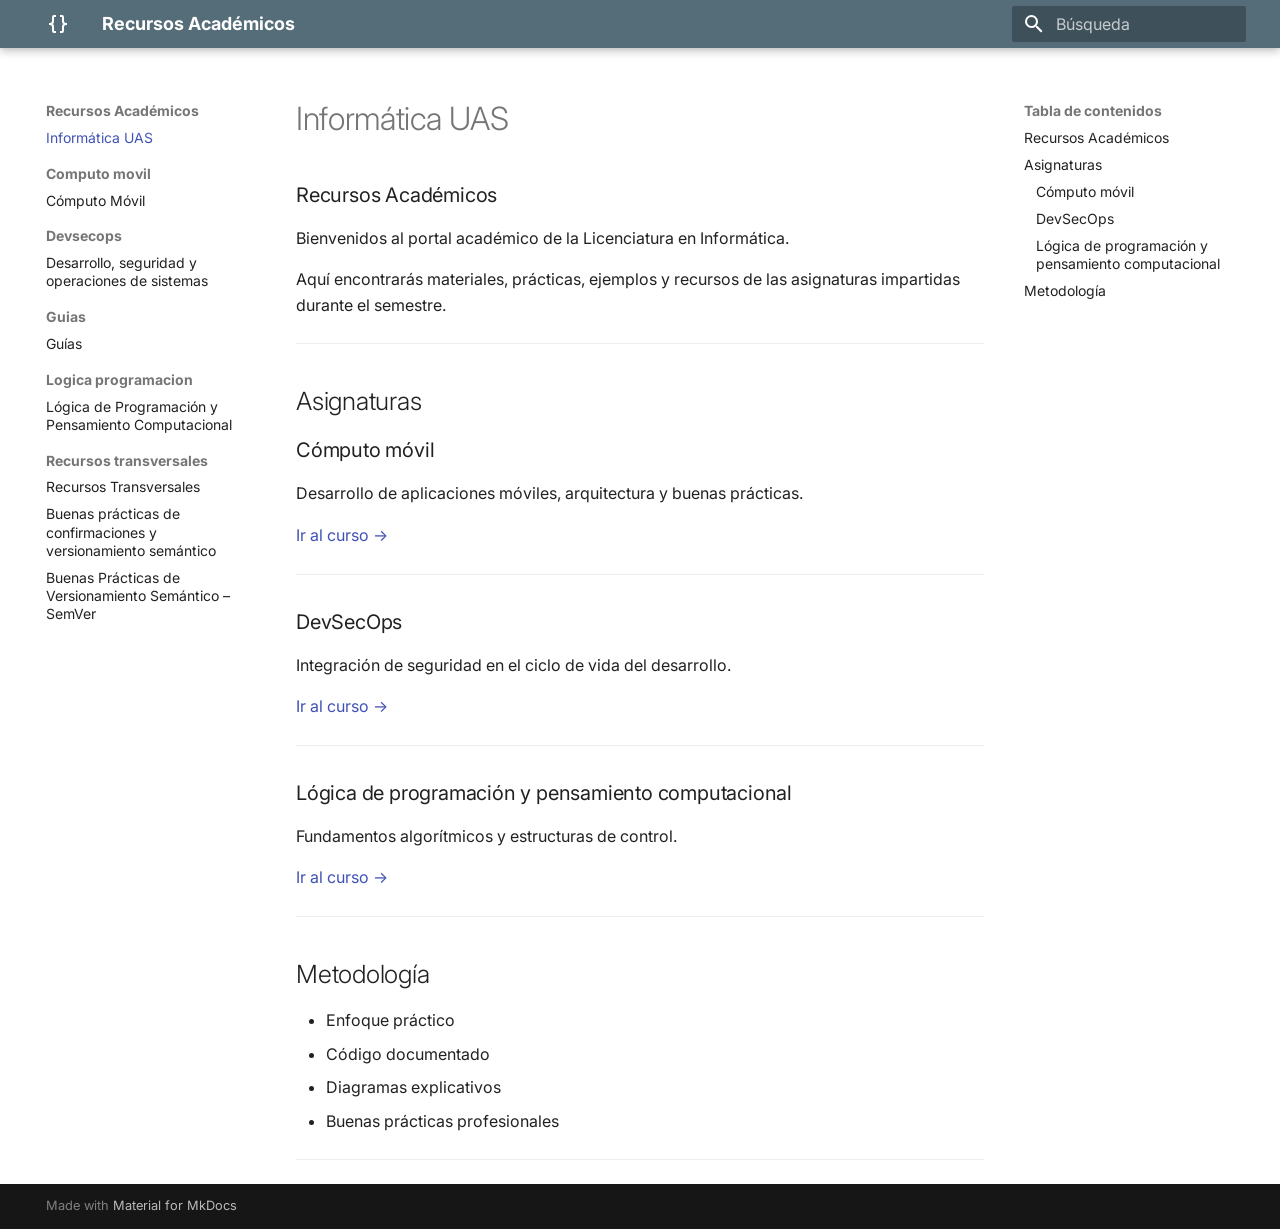
<file: index.html>
<!doctype html>
<html lang="es" class="no-js">
  <head>
    
      <meta charset="utf-8">
      <meta name="viewport" content="width=device-width,initial-scale=1">
      
        <meta name="description" content="Materiales y recursos de apoyo">
      
      
        <meta name="author" content="Tu Nombre">
      
      
        <link rel="canonical" href="https://docs.softwarelab.com.mx/">
      
      
      
        <link rel="next" href="computo-movil/">
      
      
        
      
      
      <link rel="icon" href="assets/images/favicon.png">
      <meta name="generator" content="mkdocs-1.6.1, mkdocs-material-9.7.4">
    
    
      
        <title>Recursos Académicos</title>
      
    
    
      <link rel="stylesheet" href="assets/stylesheets/main.484c7ddc.min.css">
      
        
        <link rel="stylesheet" href="assets/stylesheets/palette.ab4e12ef.min.css">
      
      


    
    
      
    
    
      
        
        
        <link rel="preconnect" href="https://fonts.gstatic.com" crossorigin>
        <link rel="stylesheet" href="https://fonts.googleapis.com/css?family=Inter:300,300i,400,400i,700,700i%7CJetBrains+Mono:400,400i,700,700i&display=fallback">
        <style>:root{--md-text-font:"Inter";--md-code-font:"JetBrains Mono"}</style>
      
    
    
    <script>__md_scope=new URL(".",location),__md_hash=e=>[...e].reduce(((e,_)=>(e<<5)-e+_.charCodeAt(0)),0),__md_get=(e,_=localStorage,t=__md_scope)=>JSON.parse(_.getItem(t.pathname+"."+e)),__md_set=(e,_,t=localStorage,a=__md_scope)=>{try{t.setItem(a.pathname+"."+e,JSON.stringify(_))}catch(e){}}</script>
    
      

    
    
  </head>
  
  
    
    
      
    
    
    
    
    <body dir="ltr" data-md-color-scheme="default" data-md-color-primary="blue-grey" data-md-color-accent="cyan">
  
    
    <input class="md-toggle" data-md-toggle="drawer" type="checkbox" id="__drawer" autocomplete="off">
    <input class="md-toggle" data-md-toggle="search" type="checkbox" id="__search" autocomplete="off">
    <label class="md-overlay" for="__drawer"></label>
    <div data-md-component="skip">
      
        
        <a href="#informatica-uas" class="md-skip">
          Saltar a contenido
        </a>
      
    </div>
    <div data-md-component="announce">
      
    </div>
    
    
      

  

<header class="md-header md-header--shadow" data-md-component="header">
  <nav class="md-header__inner md-grid" aria-label="Cabecera">
    <a href="." title="Recursos Académicos" class="md-header__button md-logo" aria-label="Recursos Académicos" data-md-component="logo">
      
  
  <svg xmlns="http://www.w3.org/2000/svg" viewBox="0 0 24 24"><path d="M8 3a2 2 0 0 0-2 2v4a2 2 0 0 1-2 2H3v2h1a2 2 0 0 1 2 2v4a2 2 0 0 0 2 2h2v-2H8v-5a2 2 0 0 0-2-2 2 2 0 0 0 2-2V5h2V3m6 0a2 2 0 0 1 2 2v4a2 2 0 0 0 2 2h1v2h-1a2 2 0 0 0-2 2v4a2 2 0 0 1-2 2h-2v-2h2v-5a2 2 0 0 1 2-2 2 2 0 0 1-2-2V5h-2V3z"/></svg>

    </a>
    <label class="md-header__button md-icon" for="__drawer">
      
      <svg xmlns="http://www.w3.org/2000/svg" viewBox="0 0 24 24"><path d="M3 6h18v2H3zm0 5h18v2H3zm0 5h18v2H3z"/></svg>
    </label>
    <div class="md-header__title" data-md-component="header-title">
      <div class="md-header__ellipsis">
        <div class="md-header__topic">
          <span class="md-ellipsis">
            Recursos Académicos
          </span>
        </div>
        <div class="md-header__topic" data-md-component="header-topic">
          <span class="md-ellipsis">
            
              Informática UAS
            
          </span>
        </div>
      </div>
    </div>
    
      
        <form class="md-header__option" data-md-component="palette">
  
    
    
    
    <input class="md-option" data-md-color-media="" data-md-color-scheme="default" data-md-color-primary="blue-grey" data-md-color-accent="cyan"  aria-hidden="true"  type="radio" name="__palette" id="__palette_0">
    
  
    
    
    
    <input class="md-option" data-md-color-media="" data-md-color-scheme="slate" data-md-color-primary="blue-grey" data-md-color-accent="cyan"  aria-label="Modo oscuro"  type="radio" name="__palette" id="__palette_1">
    
      <label class="md-header__button md-icon" title="Modo oscuro" for="__palette_0" hidden>
        <svg xmlns="http://www.w3.org/2000/svg" viewBox="0 0 24 24"><path d="m17.75 4.09-2.53 1.94.91 3.06-2.63-1.81-2.63 1.81.91-3.06-2.53-1.94L12.44 4l1.06-3 1.06 3zm3.5 6.91-1.64 1.25.59 1.98-1.7-1.17-1.7 1.17.59-1.98L15.75 11l2.06-.05L18.5 9l.69 1.95zm-2.28 4.95c.83-.08 1.72 1.1 1.19 1.85-.32.45-.66.87-1.08 1.27C15.17 23 8.84 23 4.94 19.07c-3.91-3.9-3.91-10.24 0-14.14.4-.4.82-.76 1.27-1.08.75-.53 1.93.36 1.85 1.19-.27 2.86.69 5.83 2.89 8.02a9.96 9.96 0 0 0 8.02 2.89m-1.64 2.02a12.08 12.08 0 0 1-7.8-3.47c-2.17-2.19-3.33-5-3.49-7.82-2.81 3.14-2.7 7.96.31 10.98 3.02 3.01 7.84 3.12 10.98.31"/></svg>
      </label>
    
  
</form>
      
    
    
      <script>var palette=__md_get("__palette");if(palette&&palette.color){if("(prefers-color-scheme)"===palette.color.media){var media=matchMedia("(prefers-color-scheme: light)"),input=document.querySelector(media.matches?"[data-md-color-media='(prefers-color-scheme: light)']":"[data-md-color-media='(prefers-color-scheme: dark)']");palette.color.media=input.getAttribute("data-md-color-media"),palette.color.scheme=input.getAttribute("data-md-color-scheme"),palette.color.primary=input.getAttribute("data-md-color-primary"),palette.color.accent=input.getAttribute("data-md-color-accent")}for(var[key,value]of Object.entries(palette.color))document.body.setAttribute("data-md-color-"+key,value)}</script>
    
    
    
      
      
        <label class="md-header__button md-icon" for="__search">
          
          <svg xmlns="http://www.w3.org/2000/svg" viewBox="0 0 24 24"><path d="M9.5 3A6.5 6.5 0 0 1 16 9.5c0 1.61-.59 3.09-1.56 4.23l.27.27h.79l5 5-1.5 1.5-5-5v-.79l-.27-.27A6.52 6.52 0 0 1 9.5 16 6.5 6.5 0 0 1 3 9.5 6.5 6.5 0 0 1 9.5 3m0 2C7 5 5 7 5 9.5S7 14 9.5 14 14 12 14 9.5 12 5 9.5 5"/></svg>
        </label>
        <div class="md-search" data-md-component="search" role="dialog">
  <label class="md-search__overlay" for="__search"></label>
  <div class="md-search__inner" role="search">
    <form class="md-search__form" name="search">
      <input type="text" class="md-search__input" name="query" aria-label="Búsqueda" placeholder="Búsqueda" autocapitalize="off" autocorrect="off" autocomplete="off" spellcheck="false" data-md-component="search-query" required>
      <label class="md-search__icon md-icon" for="__search">
        
        <svg xmlns="http://www.w3.org/2000/svg" viewBox="0 0 24 24"><path d="M9.5 3A6.5 6.5 0 0 1 16 9.5c0 1.61-.59 3.09-1.56 4.23l.27.27h.79l5 5-1.5 1.5-5-5v-.79l-.27-.27A6.52 6.52 0 0 1 9.5 16 6.5 6.5 0 0 1 3 9.5 6.5 6.5 0 0 1 9.5 3m0 2C7 5 5 7 5 9.5S7 14 9.5 14 14 12 14 9.5 12 5 9.5 5"/></svg>
        
        <svg xmlns="http://www.w3.org/2000/svg" viewBox="0 0 24 24"><path d="M20 11v2H8l5.5 5.5-1.42 1.42L4.16 12l7.92-7.92L13.5 5.5 8 11z"/></svg>
      </label>
      <nav class="md-search__options" aria-label="Buscar">
        
        <button type="reset" class="md-search__icon md-icon" title="Limpiar" aria-label="Limpiar" tabindex="-1">
          
          <svg xmlns="http://www.w3.org/2000/svg" viewBox="0 0 24 24"><path d="M19 6.41 17.59 5 12 10.59 6.41 5 5 6.41 10.59 12 5 17.59 6.41 19 12 13.41 17.59 19 19 17.59 13.41 12z"/></svg>
        </button>
      </nav>
      
    </form>
    <div class="md-search__output">
      <div class="md-search__scrollwrap" tabindex="0" data-md-scrollfix>
        <div class="md-search-result" data-md-component="search-result">
          <div class="md-search-result__meta">
            Inicializando búsqueda
          </div>
          <ol class="md-search-result__list" role="presentation"></ol>
        </div>
      </div>
    </div>
  </div>
</div>
      
    
    
  </nav>
  
</header>
    
    <div class="md-container" data-md-component="container">
      
      
        
          
        
      
      <main class="md-main" data-md-component="main">
        <div class="md-main__inner md-grid">
          
            
              
              <div class="md-sidebar md-sidebar--primary" data-md-component="sidebar" data-md-type="navigation" >
                <div class="md-sidebar__scrollwrap">
                  <div class="md-sidebar__inner">
                    



<nav class="md-nav md-nav--primary" aria-label="Navegación" data-md-level="0">
  <label class="md-nav__title" for="__drawer">
    <a href="." title="Recursos Académicos" class="md-nav__button md-logo" aria-label="Recursos Académicos" data-md-component="logo">
      
  
  <svg xmlns="http://www.w3.org/2000/svg" viewBox="0 0 24 24"><path d="M8 3a2 2 0 0 0-2 2v4a2 2 0 0 1-2 2H3v2h1a2 2 0 0 1 2 2v4a2 2 0 0 0 2 2h2v-2H8v-5a2 2 0 0 0-2-2 2 2 0 0 0 2-2V5h2V3m6 0a2 2 0 0 1 2 2v4a2 2 0 0 0 2 2h1v2h-1a2 2 0 0 0-2 2v4a2 2 0 0 1-2 2h-2v-2h2v-5a2 2 0 0 1 2-2 2 2 0 0 1-2-2V5h-2V3z"/></svg>

    </a>
    Recursos Académicos
  </label>
  
  <ul class="md-nav__list" data-md-scrollfix>
    
      
      
  
  
    
  
  
  
    <li class="md-nav__item md-nav__item--active">
      
      <input class="md-nav__toggle md-toggle" type="checkbox" id="__toc">
      
      
        
      
      
        <label class="md-nav__link md-nav__link--active" for="__toc">
          
  
  
  <span class="md-ellipsis">
    
  
    Informática UAS
  

    
  </span>
  
  

          <span class="md-nav__icon md-icon"></span>
        </label>
      
      <a href="." class="md-nav__link md-nav__link--active">
        
  
  
  <span class="md-ellipsis">
    
  
    Informática UAS
  

    
  </span>
  
  

      </a>
      
        

<nav class="md-nav md-nav--secondary" aria-label="Tabla de contenidos">
  
  
  
    
  
  
    <label class="md-nav__title" for="__toc">
      <span class="md-nav__icon md-icon"></span>
      Tabla de contenidos
    </label>
    <ul class="md-nav__list" data-md-component="toc" data-md-scrollfix>
      
        <li class="md-nav__item">
  <a href="#recursos-academicos" class="md-nav__link">
    <span class="md-ellipsis">
      
        Recursos Académicos
      
    </span>
  </a>
  
</li>
      
        <li class="md-nav__item">
  <a href="#asignaturas" class="md-nav__link">
    <span class="md-ellipsis">
      
        Asignaturas
      
    </span>
  </a>
  
    <nav class="md-nav" aria-label="Asignaturas">
      <ul class="md-nav__list">
        
          <li class="md-nav__item">
  <a href="#computo-movil" class="md-nav__link">
    <span class="md-ellipsis">
      
        Cómputo móvil
      
    </span>
  </a>
  
</li>
        
          <li class="md-nav__item">
  <a href="#devsecops" class="md-nav__link">
    <span class="md-ellipsis">
      
        DevSecOps
      
    </span>
  </a>
  
</li>
        
          <li class="md-nav__item">
  <a href="#logica-de-programacion-y-pensamiento-computacional" class="md-nav__link">
    <span class="md-ellipsis">
      
        Lógica de programación y pensamiento computacional
      
    </span>
  </a>
  
</li>
        
      </ul>
    </nav>
  
</li>
      
        <li class="md-nav__item">
  <a href="#metodologia" class="md-nav__link">
    <span class="md-ellipsis">
      
        Metodología
      
    </span>
  </a>
  
</li>
      
    </ul>
  
</nav>
      
    </li>
  

    
      
      
  
  
  
  
    
    
    
    
      
        
        
      
    
    
    <li class="md-nav__item md-nav__item--section md-nav__item--nested">
      
        
        
        <input class="md-nav__toggle md-toggle " type="checkbox" id="__nav_2" >
        
          
          <label class="md-nav__link" for="__nav_2" id="__nav_2_label" tabindex="">
            
  
  
  <span class="md-ellipsis">
    
  
    Computo movil
  

    
  </span>
  
  

            <span class="md-nav__icon md-icon"></span>
          </label>
        
        <nav class="md-nav" data-md-level="1" aria-labelledby="__nav_2_label" aria-expanded="false">
          <label class="md-nav__title" for="__nav_2">
            <span class="md-nav__icon md-icon"></span>
            
  
    Computo movil
  

          </label>
          <ul class="md-nav__list" data-md-scrollfix>
            
              
                
  
  
  
  
    <li class="md-nav__item">
      <a href="computo-movil/" class="md-nav__link">
        
  
  
  <span class="md-ellipsis">
    
  
    Cómputo Móvil
  

    
  </span>
  
  

      </a>
    </li>
  

              
            
          </ul>
        </nav>
      
    </li>
  

    
      
      
  
  
  
  
    
    
    
    
      
        
        
      
    
    
    <li class="md-nav__item md-nav__item--section md-nav__item--nested">
      
        
        
        <input class="md-nav__toggle md-toggle " type="checkbox" id="__nav_3" >
        
          
          <label class="md-nav__link" for="__nav_3" id="__nav_3_label" tabindex="">
            
  
  
  <span class="md-ellipsis">
    
  
    Devsecops
  

    
  </span>
  
  

            <span class="md-nav__icon md-icon"></span>
          </label>
        
        <nav class="md-nav" data-md-level="1" aria-labelledby="__nav_3_label" aria-expanded="false">
          <label class="md-nav__title" for="__nav_3">
            <span class="md-nav__icon md-icon"></span>
            
  
    Devsecops
  

          </label>
          <ul class="md-nav__list" data-md-scrollfix>
            
              
                
  
  
  
  
    <li class="md-nav__item">
      <a href="devsecops/" class="md-nav__link">
        
  
  
  <span class="md-ellipsis">
    
  
    Desarrollo, seguridad y operaciones de sistemas
  

    
  </span>
  
  

      </a>
    </li>
  

              
            
          </ul>
        </nav>
      
    </li>
  

    
      
      
  
  
  
  
    
    
    
    
      
        
        
      
    
    
    <li class="md-nav__item md-nav__item--section md-nav__item--nested">
      
        
        
        <input class="md-nav__toggle md-toggle " type="checkbox" id="__nav_4" >
        
          
          <label class="md-nav__link" for="__nav_4" id="__nav_4_label" tabindex="">
            
  
  
  <span class="md-ellipsis">
    
  
    Guias
  

    
  </span>
  
  

            <span class="md-nav__icon md-icon"></span>
          </label>
        
        <nav class="md-nav" data-md-level="1" aria-labelledby="__nav_4_label" aria-expanded="false">
          <label class="md-nav__title" for="__nav_4">
            <span class="md-nav__icon md-icon"></span>
            
  
    Guias
  

          </label>
          <ul class="md-nav__list" data-md-scrollfix>
            
              
                
  
  
  
  
    <li class="md-nav__item">
      <a href="guias/" class="md-nav__link">
        
  
  
  <span class="md-ellipsis">
    
  
    Guías
  

    
  </span>
  
  

      </a>
    </li>
  

              
            
          </ul>
        </nav>
      
    </li>
  

    
      
      
  
  
  
  
    
    
    
    
      
        
        
      
    
    
    <li class="md-nav__item md-nav__item--section md-nav__item--nested">
      
        
        
        <input class="md-nav__toggle md-toggle " type="checkbox" id="__nav_5" >
        
          
          <label class="md-nav__link" for="__nav_5" id="__nav_5_label" tabindex="">
            
  
  
  <span class="md-ellipsis">
    
  
    Logica programacion
  

    
  </span>
  
  

            <span class="md-nav__icon md-icon"></span>
          </label>
        
        <nav class="md-nav" data-md-level="1" aria-labelledby="__nav_5_label" aria-expanded="false">
          <label class="md-nav__title" for="__nav_5">
            <span class="md-nav__icon md-icon"></span>
            
  
    Logica programacion
  

          </label>
          <ul class="md-nav__list" data-md-scrollfix>
            
              
                
  
  
  
  
    <li class="md-nav__item">
      <a href="logica-programacion/" class="md-nav__link">
        
  
  
  <span class="md-ellipsis">
    
  
    Lógica de Programación y Pensamiento Computacional
  

    
  </span>
  
  

      </a>
    </li>
  

              
            
          </ul>
        </nav>
      
    </li>
  

    
      
      
  
  
  
  
    
    
    
    
      
        
        
      
    
    
    <li class="md-nav__item md-nav__item--section md-nav__item--nested">
      
        
        
        <input class="md-nav__toggle md-toggle " type="checkbox" id="__nav_6" >
        
          
          <label class="md-nav__link" for="__nav_6" id="__nav_6_label" tabindex="">
            
  
  
  <span class="md-ellipsis">
    
  
    Recursos transversales
  

    
  </span>
  
  

            <span class="md-nav__icon md-icon"></span>
          </label>
        
        <nav class="md-nav" data-md-level="1" aria-labelledby="__nav_6_label" aria-expanded="false">
          <label class="md-nav__title" for="__nav_6">
            <span class="md-nav__icon md-icon"></span>
            
  
    Recursos transversales
  

          </label>
          <ul class="md-nav__list" data-md-scrollfix>
            
              
                
  
  
  
  
    <li class="md-nav__item">
      <a href="recursos-transversales/" class="md-nav__link">
        
  
  
  <span class="md-ellipsis">
    
  
    Recursos Transversales
  

    
  </span>
  
  

      </a>
    </li>
  

              
            
              
                
  
  
  
  
    <li class="md-nav__item">
      <a href="recursos-transversales/buenas-practicas-commits/" class="md-nav__link">
        
  
  
  <span class="md-ellipsis">
    
  
    Buenas prácticas de confirmaciones y versionamiento semántico
  

    
  </span>
  
  

      </a>
    </li>
  

              
            
              
                
  
  
  
  
    <li class="md-nav__item">
      <a href="recursos-transversales/versionamiento-semantico/" class="md-nav__link">
        
  
  
  <span class="md-ellipsis">
    
  
    Buenas Prácticas de Versionamiento Semántico – SemVer
  

    
  </span>
  
  

      </a>
    </li>
  

              
            
          </ul>
        </nav>
      
    </li>
  

    
  </ul>
</nav>
                  </div>
                </div>
              </div>
            
            
              
              <div class="md-sidebar md-sidebar--secondary" data-md-component="sidebar" data-md-type="toc" >
                <div class="md-sidebar__scrollwrap">
                  <div class="md-sidebar__inner">
                    

<nav class="md-nav md-nav--secondary" aria-label="Tabla de contenidos">
  
  
  
    
  
  
    <label class="md-nav__title" for="__toc">
      <span class="md-nav__icon md-icon"></span>
      Tabla de contenidos
    </label>
    <ul class="md-nav__list" data-md-component="toc" data-md-scrollfix>
      
        <li class="md-nav__item">
  <a href="#recursos-academicos" class="md-nav__link">
    <span class="md-ellipsis">
      
        Recursos Académicos
      
    </span>
  </a>
  
</li>
      
        <li class="md-nav__item">
  <a href="#asignaturas" class="md-nav__link">
    <span class="md-ellipsis">
      
        Asignaturas
      
    </span>
  </a>
  
    <nav class="md-nav" aria-label="Asignaturas">
      <ul class="md-nav__list">
        
          <li class="md-nav__item">
  <a href="#computo-movil" class="md-nav__link">
    <span class="md-ellipsis">
      
        Cómputo móvil
      
    </span>
  </a>
  
</li>
        
          <li class="md-nav__item">
  <a href="#devsecops" class="md-nav__link">
    <span class="md-ellipsis">
      
        DevSecOps
      
    </span>
  </a>
  
</li>
        
          <li class="md-nav__item">
  <a href="#logica-de-programacion-y-pensamiento-computacional" class="md-nav__link">
    <span class="md-ellipsis">
      
        Lógica de programación y pensamiento computacional
      
    </span>
  </a>
  
</li>
        
      </ul>
    </nav>
  
</li>
      
        <li class="md-nav__item">
  <a href="#metodologia" class="md-nav__link">
    <span class="md-ellipsis">
      
        Metodología
      
    </span>
  </a>
  
</li>
      
    </ul>
  
</nav>
                  </div>
                </div>
              </div>
            
          
          
            <div class="md-content" data-md-component="content">
              
              <article class="md-content__inner md-typeset">
                
                  



<h1 id="informatica-uas">Informática UAS<a class="headerlink" href="#informatica-uas" title="Permanent link">&para;</a></h1>
<h3 id="recursos-academicos">Recursos Académicos<a class="headerlink" href="#recursos-academicos" title="Permanent link">&para;</a></h3>
<p>Bienvenidos al portal académico de la Licenciatura en Informática.</p>
<p>Aquí encontrarás materiales, prácticas, ejemplos y recursos de las asignaturas impartidas durante el semestre.</p>
<hr />
<h2 id="asignaturas">Asignaturas<a class="headerlink" href="#asignaturas" title="Permanent link">&para;</a></h2>
<h3 id="computo-movil">Cómputo móvil<a class="headerlink" href="#computo-movil" title="Permanent link">&para;</a></h3>
<p>Desarrollo de aplicaciones móviles, arquitectura y buenas prácticas.</p>
<p><a href="computo-movil/">Ir al curso →</a></p>
<hr />
<h3 id="devsecops">DevSecOps<a class="headerlink" href="#devsecops" title="Permanent link">&para;</a></h3>
<p>Integración de seguridad en el ciclo de vida del desarrollo.</p>
<p><a href="devsecops/">Ir al curso →</a></p>
<hr />
<h3 id="logica-de-programacion-y-pensamiento-computacional">Lógica de programación y pensamiento computacional<a class="headerlink" href="#logica-de-programacion-y-pensamiento-computacional" title="Permanent link">&para;</a></h3>
<p>Fundamentos algorítmicos y estructuras de control.</p>
<p><a href="logica-programacion/">Ir al curso →</a></p>
<hr />
<h2 id="metodologia">Metodología<a class="headerlink" href="#metodologia" title="Permanent link">&para;</a></h2>
<ul>
<li>Enfoque práctico</li>
<li>Código documentado</li>
<li>Diagramas explicativos</li>
<li>Buenas prácticas profesionales</li>
</ul>
<hr />












                
              </article>
            </div>
          
          
<script>var target=document.getElementById(location.hash.slice(1));target&&target.name&&(target.checked=target.name.startsWith("__tabbed_"))</script>
        </div>
        
          <button type="button" class="md-top md-icon" data-md-component="top" hidden>
  
  <svg xmlns="http://www.w3.org/2000/svg" viewBox="0 0 24 24"><path d="M13 20h-2V8l-5.5 5.5-1.42-1.42L12 4.16l7.92 7.92-1.42 1.42L13 8z"/></svg>
  Volver al principio
</button>
        
      </main>
      
        <footer class="md-footer">
  
  <div class="md-footer-meta md-typeset">
    <div class="md-footer-meta__inner md-grid">
      <div class="md-copyright">
  
  
    Made with
    <a href="https://squidfunk.github.io/mkdocs-material/" target="_blank" rel="noopener">
      Material for MkDocs
    </a>
  
</div>
      
    </div>
  </div>
</footer>
      
    </div>
    <div class="md-dialog" data-md-component="dialog">
      <div class="md-dialog__inner md-typeset"></div>
    </div>
    
    
    
      
      
      <script id="__config" type="application/json">{"annotate": null, "base": ".", "features": ["navigation.top", "content.code.copy", "search.highlight", "navigation.sections"], "search": "assets/javascripts/workers/search.2c215733.min.js", "tags": null, "translations": {"clipboard.copied": "Copiado al portapapeles", "clipboard.copy": "Copiar al portapapeles", "search.result.more.one": "1 m\u00e1s en esta p\u00e1gina", "search.result.more.other": "# m\u00e1s en esta p\u00e1gina", "search.result.none": "No se encontraron documentos", "search.result.one": "1 documento encontrado", "search.result.other": "# documentos encontrados", "search.result.placeholder": "Teclee para comenzar b\u00fasqueda", "search.result.term.missing": "Falta", "select.version": "Seleccionar versi\u00f3n"}, "version": null}</script>
    
    
      <script src="assets/javascripts/bundle.79ae519e.min.js"></script>
      
    
  </body>
</html>
</file>
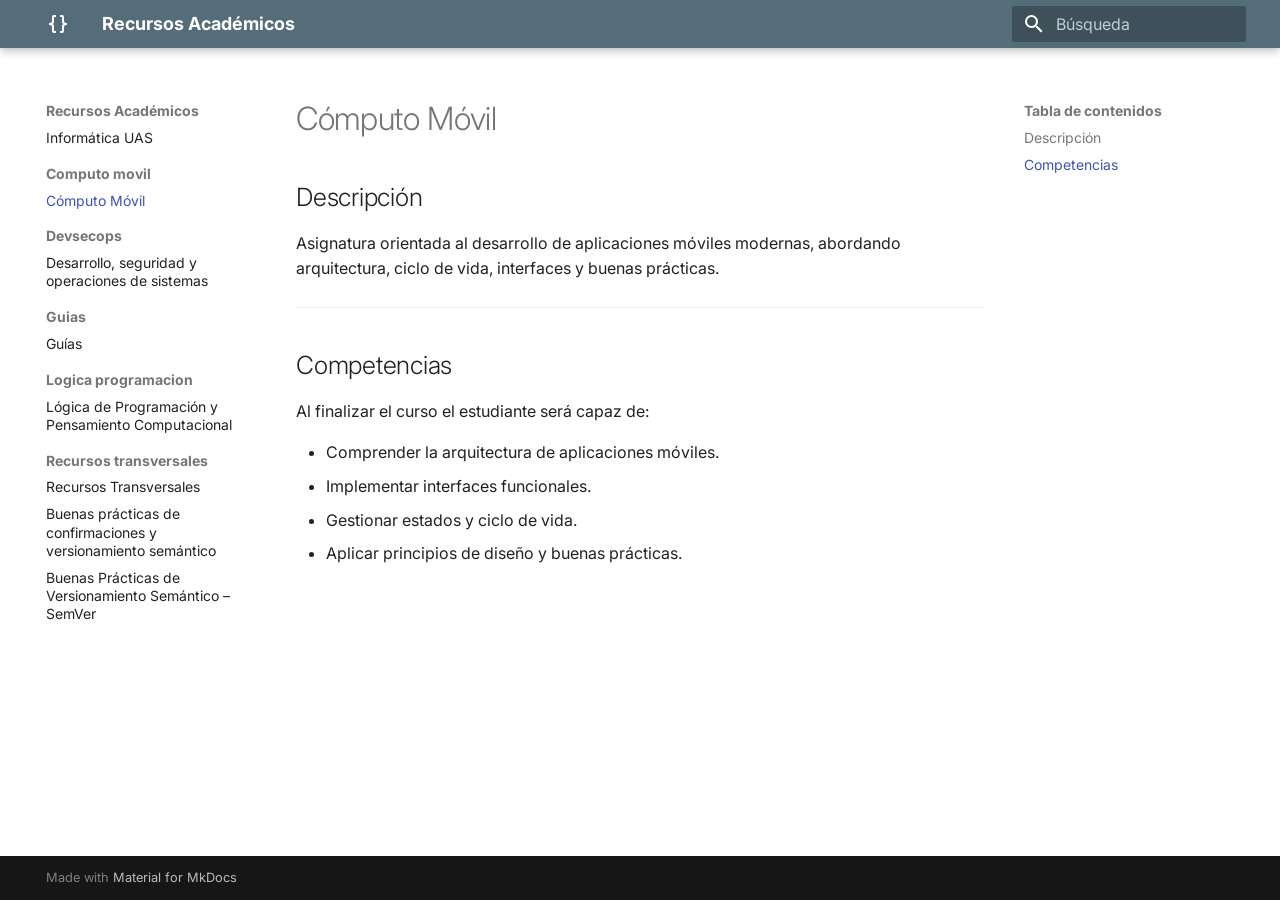
<file: computo-movil/index.html>
<!doctype html>
<html lang="es" class="no-js">
  <head>
    
      <meta charset="utf-8">
      <meta name="viewport" content="width=device-width,initial-scale=1">
      
        <meta name="description" content="Materiales y recursos de apoyo">
      
      
        <meta name="author" content="Tu Nombre">
      
      
        <link rel="canonical" href="https://docs.softwarelab.com.mx/computo-movil/">
      
      
        <link rel="prev" href="..">
      
      
        <link rel="next" href="../devsecops/">
      
      
        
      
      
      <link rel="icon" href="../assets/images/favicon.png">
      <meta name="generator" content="mkdocs-1.6.1, mkdocs-material-9.7.4">
    
    
      
        <title>Cómputo Móvil - Recursos Académicos</title>
      
    
    
      <link rel="stylesheet" href="../assets/stylesheets/main.484c7ddc.min.css">
      
        
        <link rel="stylesheet" href="../assets/stylesheets/palette.ab4e12ef.min.css">
      
      


    
    
      
    
    
      
        
        
        <link rel="preconnect" href="https://fonts.gstatic.com" crossorigin>
        <link rel="stylesheet" href="https://fonts.googleapis.com/css?family=Inter:300,300i,400,400i,700,700i%7CJetBrains+Mono:400,400i,700,700i&display=fallback">
        <style>:root{--md-text-font:"Inter";--md-code-font:"JetBrains Mono"}</style>
      
    
    
    <script>__md_scope=new URL("..",location),__md_hash=e=>[...e].reduce(((e,_)=>(e<<5)-e+_.charCodeAt(0)),0),__md_get=(e,_=localStorage,t=__md_scope)=>JSON.parse(_.getItem(t.pathname+"."+e)),__md_set=(e,_,t=localStorage,a=__md_scope)=>{try{t.setItem(a.pathname+"."+e,JSON.stringify(_))}catch(e){}}</script>
    
      

    
    
  </head>
  
  
    
    
      
    
    
    
    
    <body dir="ltr" data-md-color-scheme="default" data-md-color-primary="blue-grey" data-md-color-accent="cyan">
  
    
    <input class="md-toggle" data-md-toggle="drawer" type="checkbox" id="__drawer" autocomplete="off">
    <input class="md-toggle" data-md-toggle="search" type="checkbox" id="__search" autocomplete="off">
    <label class="md-overlay" for="__drawer"></label>
    <div data-md-component="skip">
      
        
        <a href="#computo-movil" class="md-skip">
          Saltar a contenido
        </a>
      
    </div>
    <div data-md-component="announce">
      
    </div>
    
    
      

  

<header class="md-header md-header--shadow" data-md-component="header">
  <nav class="md-header__inner md-grid" aria-label="Cabecera">
    <a href=".." title="Recursos Académicos" class="md-header__button md-logo" aria-label="Recursos Académicos" data-md-component="logo">
      
  
  <svg xmlns="http://www.w3.org/2000/svg" viewBox="0 0 24 24"><path d="M8 3a2 2 0 0 0-2 2v4a2 2 0 0 1-2 2H3v2h1a2 2 0 0 1 2 2v4a2 2 0 0 0 2 2h2v-2H8v-5a2 2 0 0 0-2-2 2 2 0 0 0 2-2V5h2V3m6 0a2 2 0 0 1 2 2v4a2 2 0 0 0 2 2h1v2h-1a2 2 0 0 0-2 2v4a2 2 0 0 1-2 2h-2v-2h2v-5a2 2 0 0 1 2-2 2 2 0 0 1-2-2V5h-2V3z"/></svg>

    </a>
    <label class="md-header__button md-icon" for="__drawer">
      
      <svg xmlns="http://www.w3.org/2000/svg" viewBox="0 0 24 24"><path d="M3 6h18v2H3zm0 5h18v2H3zm0 5h18v2H3z"/></svg>
    </label>
    <div class="md-header__title" data-md-component="header-title">
      <div class="md-header__ellipsis">
        <div class="md-header__topic">
          <span class="md-ellipsis">
            Recursos Académicos
          </span>
        </div>
        <div class="md-header__topic" data-md-component="header-topic">
          <span class="md-ellipsis">
            
              Cómputo Móvil
            
          </span>
        </div>
      </div>
    </div>
    
      
        <form class="md-header__option" data-md-component="palette">
  
    
    
    
    <input class="md-option" data-md-color-media="" data-md-color-scheme="default" data-md-color-primary="blue-grey" data-md-color-accent="cyan"  aria-hidden="true"  type="radio" name="__palette" id="__palette_0">
    
  
    
    
    
    <input class="md-option" data-md-color-media="" data-md-color-scheme="slate" data-md-color-primary="blue-grey" data-md-color-accent="cyan"  aria-label="Modo oscuro"  type="radio" name="__palette" id="__palette_1">
    
      <label class="md-header__button md-icon" title="Modo oscuro" for="__palette_0" hidden>
        <svg xmlns="http://www.w3.org/2000/svg" viewBox="0 0 24 24"><path d="m17.75 4.09-2.53 1.94.91 3.06-2.63-1.81-2.63 1.81.91-3.06-2.53-1.94L12.44 4l1.06-3 1.06 3zm3.5 6.91-1.64 1.25.59 1.98-1.7-1.17-1.7 1.17.59-1.98L15.75 11l2.06-.05L18.5 9l.69 1.95zm-2.28 4.95c.83-.08 1.72 1.1 1.19 1.85-.32.45-.66.87-1.08 1.27C15.17 23 8.84 23 4.94 19.07c-3.91-3.9-3.91-10.24 0-14.14.4-.4.82-.76 1.27-1.08.75-.53 1.93.36 1.85 1.19-.27 2.86.69 5.83 2.89 8.02a9.96 9.96 0 0 0 8.02 2.89m-1.64 2.02a12.08 12.08 0 0 1-7.8-3.47c-2.17-2.19-3.33-5-3.49-7.82-2.81 3.14-2.7 7.96.31 10.98 3.02 3.01 7.84 3.12 10.98.31"/></svg>
      </label>
    
  
</form>
      
    
    
      <script>var palette=__md_get("__palette");if(palette&&palette.color){if("(prefers-color-scheme)"===palette.color.media){var media=matchMedia("(prefers-color-scheme: light)"),input=document.querySelector(media.matches?"[data-md-color-media='(prefers-color-scheme: light)']":"[data-md-color-media='(prefers-color-scheme: dark)']");palette.color.media=input.getAttribute("data-md-color-media"),palette.color.scheme=input.getAttribute("data-md-color-scheme"),palette.color.primary=input.getAttribute("data-md-color-primary"),palette.color.accent=input.getAttribute("data-md-color-accent")}for(var[key,value]of Object.entries(palette.color))document.body.setAttribute("data-md-color-"+key,value)}</script>
    
    
    
      
      
        <label class="md-header__button md-icon" for="__search">
          
          <svg xmlns="http://www.w3.org/2000/svg" viewBox="0 0 24 24"><path d="M9.5 3A6.5 6.5 0 0 1 16 9.5c0 1.61-.59 3.09-1.56 4.23l.27.27h.79l5 5-1.5 1.5-5-5v-.79l-.27-.27A6.52 6.52 0 0 1 9.5 16 6.5 6.5 0 0 1 3 9.5 6.5 6.5 0 0 1 9.5 3m0 2C7 5 5 7 5 9.5S7 14 9.5 14 14 12 14 9.5 12 5 9.5 5"/></svg>
        </label>
        <div class="md-search" data-md-component="search" role="dialog">
  <label class="md-search__overlay" for="__search"></label>
  <div class="md-search__inner" role="search">
    <form class="md-search__form" name="search">
      <input type="text" class="md-search__input" name="query" aria-label="Búsqueda" placeholder="Búsqueda" autocapitalize="off" autocorrect="off" autocomplete="off" spellcheck="false" data-md-component="search-query" required>
      <label class="md-search__icon md-icon" for="__search">
        
        <svg xmlns="http://www.w3.org/2000/svg" viewBox="0 0 24 24"><path d="M9.5 3A6.5 6.5 0 0 1 16 9.5c0 1.61-.59 3.09-1.56 4.23l.27.27h.79l5 5-1.5 1.5-5-5v-.79l-.27-.27A6.52 6.52 0 0 1 9.5 16 6.5 6.5 0 0 1 3 9.5 6.5 6.5 0 0 1 9.5 3m0 2C7 5 5 7 5 9.5S7 14 9.5 14 14 12 14 9.5 12 5 9.5 5"/></svg>
        
        <svg xmlns="http://www.w3.org/2000/svg" viewBox="0 0 24 24"><path d="M20 11v2H8l5.5 5.5-1.42 1.42L4.16 12l7.92-7.92L13.5 5.5 8 11z"/></svg>
      </label>
      <nav class="md-search__options" aria-label="Buscar">
        
        <button type="reset" class="md-search__icon md-icon" title="Limpiar" aria-label="Limpiar" tabindex="-1">
          
          <svg xmlns="http://www.w3.org/2000/svg" viewBox="0 0 24 24"><path d="M19 6.41 17.59 5 12 10.59 6.41 5 5 6.41 10.59 12 5 17.59 6.41 19 12 13.41 17.59 19 19 17.59 13.41 12z"/></svg>
        </button>
      </nav>
      
    </form>
    <div class="md-search__output">
      <div class="md-search__scrollwrap" tabindex="0" data-md-scrollfix>
        <div class="md-search-result" data-md-component="search-result">
          <div class="md-search-result__meta">
            Inicializando búsqueda
          </div>
          <ol class="md-search-result__list" role="presentation"></ol>
        </div>
      </div>
    </div>
  </div>
</div>
      
    
    
  </nav>
  
</header>
    
    <div class="md-container" data-md-component="container">
      
      
        
          
        
      
      <main class="md-main" data-md-component="main">
        <div class="md-main__inner md-grid">
          
            
              
              <div class="md-sidebar md-sidebar--primary" data-md-component="sidebar" data-md-type="navigation" >
                <div class="md-sidebar__scrollwrap">
                  <div class="md-sidebar__inner">
                    



<nav class="md-nav md-nav--primary" aria-label="Navegación" data-md-level="0">
  <label class="md-nav__title" for="__drawer">
    <a href=".." title="Recursos Académicos" class="md-nav__button md-logo" aria-label="Recursos Académicos" data-md-component="logo">
      
  
  <svg xmlns="http://www.w3.org/2000/svg" viewBox="0 0 24 24"><path d="M8 3a2 2 0 0 0-2 2v4a2 2 0 0 1-2 2H3v2h1a2 2 0 0 1 2 2v4a2 2 0 0 0 2 2h2v-2H8v-5a2 2 0 0 0-2-2 2 2 0 0 0 2-2V5h2V3m6 0a2 2 0 0 1 2 2v4a2 2 0 0 0 2 2h1v2h-1a2 2 0 0 0-2 2v4a2 2 0 0 1-2 2h-2v-2h2v-5a2 2 0 0 1 2-2 2 2 0 0 1-2-2V5h-2V3z"/></svg>

    </a>
    Recursos Académicos
  </label>
  
  <ul class="md-nav__list" data-md-scrollfix>
    
      
      
  
  
  
  
    <li class="md-nav__item">
      <a href=".." class="md-nav__link">
        
  
  
  <span class="md-ellipsis">
    
  
    Informática UAS
  

    
  </span>
  
  

      </a>
    </li>
  

    
      
      
  
  
    
  
  
  
    
    
    
    
      
        
        
      
    
    
    <li class="md-nav__item md-nav__item--active md-nav__item--section md-nav__item--nested">
      
        
        
        <input class="md-nav__toggle md-toggle " type="checkbox" id="__nav_2" checked>
        
          
          <label class="md-nav__link" for="__nav_2" id="__nav_2_label" tabindex="">
            
  
  
  <span class="md-ellipsis">
    
  
    Computo movil
  

    
  </span>
  
  

            <span class="md-nav__icon md-icon"></span>
          </label>
        
        <nav class="md-nav" data-md-level="1" aria-labelledby="__nav_2_label" aria-expanded="true">
          <label class="md-nav__title" for="__nav_2">
            <span class="md-nav__icon md-icon"></span>
            
  
    Computo movil
  

          </label>
          <ul class="md-nav__list" data-md-scrollfix>
            
              
                
  
  
    
  
  
  
    <li class="md-nav__item md-nav__item--active">
      
      <input class="md-nav__toggle md-toggle" type="checkbox" id="__toc">
      
      
        
      
      
        <label class="md-nav__link md-nav__link--active" for="__toc">
          
  
  
  <span class="md-ellipsis">
    
  
    Cómputo Móvil
  

    
  </span>
  
  

          <span class="md-nav__icon md-icon"></span>
        </label>
      
      <a href="./" class="md-nav__link md-nav__link--active">
        
  
  
  <span class="md-ellipsis">
    
  
    Cómputo Móvil
  

    
  </span>
  
  

      </a>
      
        

<nav class="md-nav md-nav--secondary" aria-label="Tabla de contenidos">
  
  
  
    
  
  
    <label class="md-nav__title" for="__toc">
      <span class="md-nav__icon md-icon"></span>
      Tabla de contenidos
    </label>
    <ul class="md-nav__list" data-md-component="toc" data-md-scrollfix>
      
        <li class="md-nav__item">
  <a href="#descripcion" class="md-nav__link">
    <span class="md-ellipsis">
      
        Descripción
      
    </span>
  </a>
  
</li>
      
        <li class="md-nav__item">
  <a href="#competencias" class="md-nav__link">
    <span class="md-ellipsis">
      
        Competencias
      
    </span>
  </a>
  
</li>
      
    </ul>
  
</nav>
      
    </li>
  

              
            
          </ul>
        </nav>
      
    </li>
  

    
      
      
  
  
  
  
    
    
    
    
      
        
        
      
    
    
    <li class="md-nav__item md-nav__item--section md-nav__item--nested">
      
        
        
        <input class="md-nav__toggle md-toggle " type="checkbox" id="__nav_3" >
        
          
          <label class="md-nav__link" for="__nav_3" id="__nav_3_label" tabindex="">
            
  
  
  <span class="md-ellipsis">
    
  
    Devsecops
  

    
  </span>
  
  

            <span class="md-nav__icon md-icon"></span>
          </label>
        
        <nav class="md-nav" data-md-level="1" aria-labelledby="__nav_3_label" aria-expanded="false">
          <label class="md-nav__title" for="__nav_3">
            <span class="md-nav__icon md-icon"></span>
            
  
    Devsecops
  

          </label>
          <ul class="md-nav__list" data-md-scrollfix>
            
              
                
  
  
  
  
    <li class="md-nav__item">
      <a href="../devsecops/" class="md-nav__link">
        
  
  
  <span class="md-ellipsis">
    
  
    Desarrollo, seguridad y operaciones de sistemas
  

    
  </span>
  
  

      </a>
    </li>
  

              
            
          </ul>
        </nav>
      
    </li>
  

    
      
      
  
  
  
  
    
    
    
    
      
        
        
      
    
    
    <li class="md-nav__item md-nav__item--section md-nav__item--nested">
      
        
        
        <input class="md-nav__toggle md-toggle " type="checkbox" id="__nav_4" >
        
          
          <label class="md-nav__link" for="__nav_4" id="__nav_4_label" tabindex="">
            
  
  
  <span class="md-ellipsis">
    
  
    Guias
  

    
  </span>
  
  

            <span class="md-nav__icon md-icon"></span>
          </label>
        
        <nav class="md-nav" data-md-level="1" aria-labelledby="__nav_4_label" aria-expanded="false">
          <label class="md-nav__title" for="__nav_4">
            <span class="md-nav__icon md-icon"></span>
            
  
    Guias
  

          </label>
          <ul class="md-nav__list" data-md-scrollfix>
            
              
                
  
  
  
  
    <li class="md-nav__item">
      <a href="../guias/" class="md-nav__link">
        
  
  
  <span class="md-ellipsis">
    
  
    Guías
  

    
  </span>
  
  

      </a>
    </li>
  

              
            
          </ul>
        </nav>
      
    </li>
  

    
      
      
  
  
  
  
    
    
    
    
      
        
        
      
    
    
    <li class="md-nav__item md-nav__item--section md-nav__item--nested">
      
        
        
        <input class="md-nav__toggle md-toggle " type="checkbox" id="__nav_5" >
        
          
          <label class="md-nav__link" for="__nav_5" id="__nav_5_label" tabindex="">
            
  
  
  <span class="md-ellipsis">
    
  
    Logica programacion
  

    
  </span>
  
  

            <span class="md-nav__icon md-icon"></span>
          </label>
        
        <nav class="md-nav" data-md-level="1" aria-labelledby="__nav_5_label" aria-expanded="false">
          <label class="md-nav__title" for="__nav_5">
            <span class="md-nav__icon md-icon"></span>
            
  
    Logica programacion
  

          </label>
          <ul class="md-nav__list" data-md-scrollfix>
            
              
                
  
  
  
  
    <li class="md-nav__item">
      <a href="../logica-programacion/" class="md-nav__link">
        
  
  
  <span class="md-ellipsis">
    
  
    Lógica de Programación y Pensamiento Computacional
  

    
  </span>
  
  

      </a>
    </li>
  

              
            
          </ul>
        </nav>
      
    </li>
  

    
      
      
  
  
  
  
    
    
    
    
      
        
        
      
    
    
    <li class="md-nav__item md-nav__item--section md-nav__item--nested">
      
        
        
        <input class="md-nav__toggle md-toggle " type="checkbox" id="__nav_6" >
        
          
          <label class="md-nav__link" for="__nav_6" id="__nav_6_label" tabindex="">
            
  
  
  <span class="md-ellipsis">
    
  
    Recursos transversales
  

    
  </span>
  
  

            <span class="md-nav__icon md-icon"></span>
          </label>
        
        <nav class="md-nav" data-md-level="1" aria-labelledby="__nav_6_label" aria-expanded="false">
          <label class="md-nav__title" for="__nav_6">
            <span class="md-nav__icon md-icon"></span>
            
  
    Recursos transversales
  

          </label>
          <ul class="md-nav__list" data-md-scrollfix>
            
              
                
  
  
  
  
    <li class="md-nav__item">
      <a href="../recursos-transversales/" class="md-nav__link">
        
  
  
  <span class="md-ellipsis">
    
  
    Recursos Transversales
  

    
  </span>
  
  

      </a>
    </li>
  

              
            
              
                
  
  
  
  
    <li class="md-nav__item">
      <a href="../recursos-transversales/buenas-practicas-commits/" class="md-nav__link">
        
  
  
  <span class="md-ellipsis">
    
  
    Buenas prácticas de confirmaciones y versionamiento semántico
  

    
  </span>
  
  

      </a>
    </li>
  

              
            
              
                
  
  
  
  
    <li class="md-nav__item">
      <a href="../recursos-transversales/versionamiento-semantico/" class="md-nav__link">
        
  
  
  <span class="md-ellipsis">
    
  
    Buenas Prácticas de Versionamiento Semántico – SemVer
  

    
  </span>
  
  

      </a>
    </li>
  

              
            
          </ul>
        </nav>
      
    </li>
  

    
  </ul>
</nav>
                  </div>
                </div>
              </div>
            
            
              
              <div class="md-sidebar md-sidebar--secondary" data-md-component="sidebar" data-md-type="toc" >
                <div class="md-sidebar__scrollwrap">
                  <div class="md-sidebar__inner">
                    

<nav class="md-nav md-nav--secondary" aria-label="Tabla de contenidos">
  
  
  
    
  
  
    <label class="md-nav__title" for="__toc">
      <span class="md-nav__icon md-icon"></span>
      Tabla de contenidos
    </label>
    <ul class="md-nav__list" data-md-component="toc" data-md-scrollfix>
      
        <li class="md-nav__item">
  <a href="#descripcion" class="md-nav__link">
    <span class="md-ellipsis">
      
        Descripción
      
    </span>
  </a>
  
</li>
      
        <li class="md-nav__item">
  <a href="#competencias" class="md-nav__link">
    <span class="md-ellipsis">
      
        Competencias
      
    </span>
  </a>
  
</li>
      
    </ul>
  
</nav>
                  </div>
                </div>
              </div>
            
          
          
            <div class="md-content" data-md-component="content">
              
              <article class="md-content__inner md-typeset">
                
                  



<h1 id="computo-movil">Cómputo Móvil<a class="headerlink" href="#computo-movil" title="Permanent link">&para;</a></h1>
<h2 id="descripcion">Descripción<a class="headerlink" href="#descripcion" title="Permanent link">&para;</a></h2>
<p>Asignatura orientada al desarrollo de aplicaciones móviles modernas, abordando arquitectura, ciclo de vida, interfaces y buenas prácticas.</p>
<hr />
<h2 id="competencias">Competencias<a class="headerlink" href="#competencias" title="Permanent link">&para;</a></h2>
<p>Al finalizar el curso el estudiante será capaz de:</p>
<ul>
<li>Comprender la arquitectura de aplicaciones móviles.</li>
<li>Implementar interfaces funcionales.</li>
<li>Gestionar estados y ciclo de vida.</li>
<li>Aplicar principios de diseño y buenas prácticas.</li>
</ul>












                
              </article>
            </div>
          
          
<script>var target=document.getElementById(location.hash.slice(1));target&&target.name&&(target.checked=target.name.startsWith("__tabbed_"))</script>
        </div>
        
          <button type="button" class="md-top md-icon" data-md-component="top" hidden>
  
  <svg xmlns="http://www.w3.org/2000/svg" viewBox="0 0 24 24"><path d="M13 20h-2V8l-5.5 5.5-1.42-1.42L12 4.16l7.92 7.92-1.42 1.42L13 8z"/></svg>
  Volver al principio
</button>
        
      </main>
      
        <footer class="md-footer">
  
  <div class="md-footer-meta md-typeset">
    <div class="md-footer-meta__inner md-grid">
      <div class="md-copyright">
  
  
    Made with
    <a href="https://squidfunk.github.io/mkdocs-material/" target="_blank" rel="noopener">
      Material for MkDocs
    </a>
  
</div>
      
    </div>
  </div>
</footer>
      
    </div>
    <div class="md-dialog" data-md-component="dialog">
      <div class="md-dialog__inner md-typeset"></div>
    </div>
    
    
    
      
      
      <script id="__config" type="application/json">{"annotate": null, "base": "..", "features": ["navigation.top", "content.code.copy", "search.highlight", "navigation.sections"], "search": "../assets/javascripts/workers/search.2c215733.min.js", "tags": null, "translations": {"clipboard.copied": "Copiado al portapapeles", "clipboard.copy": "Copiar al portapapeles", "search.result.more.one": "1 m\u00e1s en esta p\u00e1gina", "search.result.more.other": "# m\u00e1s en esta p\u00e1gina", "search.result.none": "No se encontraron documentos", "search.result.one": "1 documento encontrado", "search.result.other": "# documentos encontrados", "search.result.placeholder": "Teclee para comenzar b\u00fasqueda", "search.result.term.missing": "Falta", "select.version": "Seleccionar versi\u00f3n"}, "version": null}</script>
    
    
      <script src="../assets/javascripts/bundle.79ae519e.min.js"></script>
      
    
  </body>
</html>
</file>
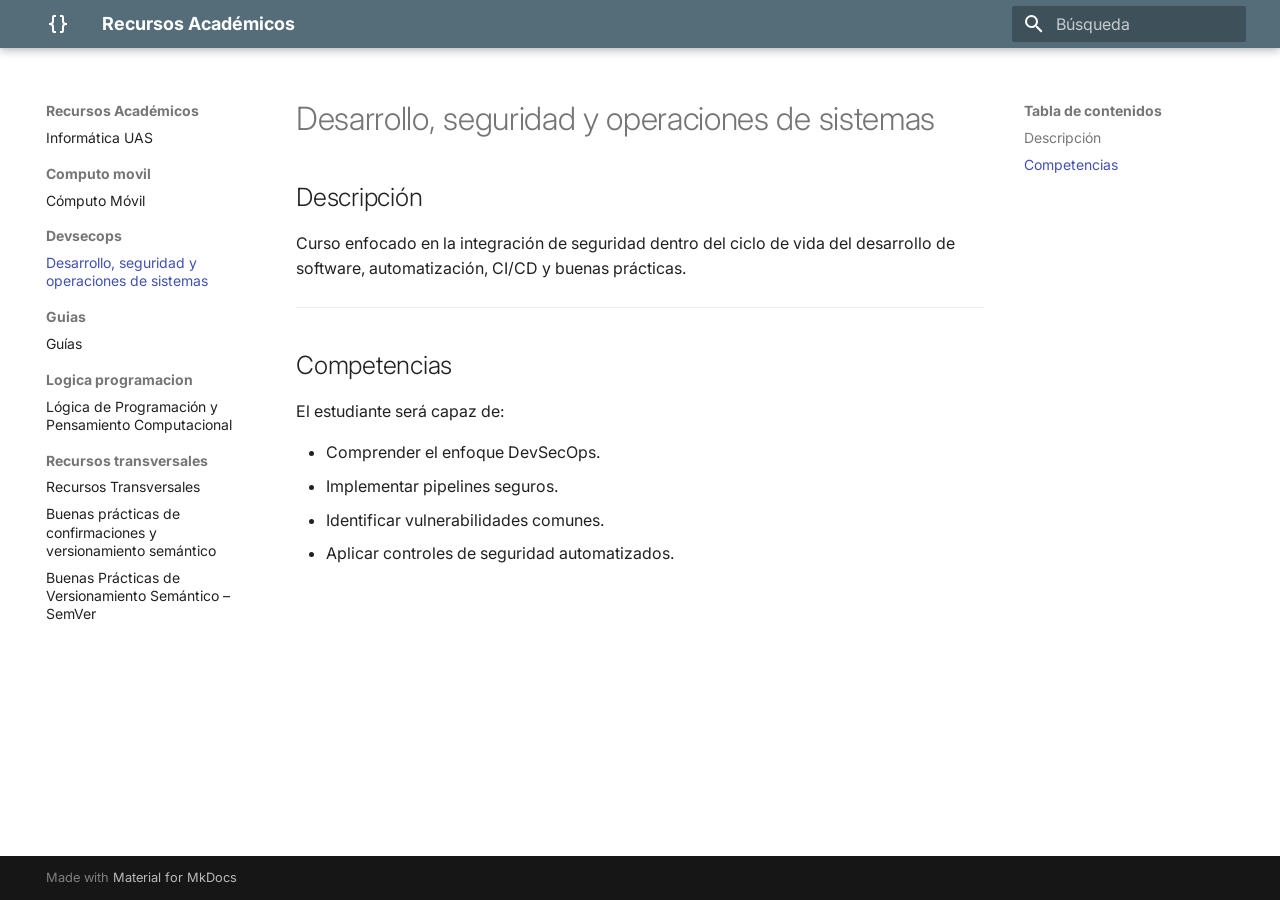
<file: devsecops/index.html>
<!doctype html>
<html lang="es" class="no-js">
  <head>
    
      <meta charset="utf-8">
      <meta name="viewport" content="width=device-width,initial-scale=1">
      
        <meta name="description" content="Materiales y recursos de apoyo">
      
      
        <meta name="author" content="Tu Nombre">
      
      
        <link rel="canonical" href="https://docs.softwarelab.com.mx/devsecops/">
      
      
        <link rel="prev" href="../computo-movil/">
      
      
        <link rel="next" href="../guias/">
      
      
        
      
      
      <link rel="icon" href="../assets/images/favicon.png">
      <meta name="generator" content="mkdocs-1.6.1, mkdocs-material-9.7.4">
    
    
      
        <title>Desarrollo, seguridad y operaciones de sistemas - Recursos Académicos</title>
      
    
    
      <link rel="stylesheet" href="../assets/stylesheets/main.484c7ddc.min.css">
      
        
        <link rel="stylesheet" href="../assets/stylesheets/palette.ab4e12ef.min.css">
      
      


    
    
      
    
    
      
        
        
        <link rel="preconnect" href="https://fonts.gstatic.com" crossorigin>
        <link rel="stylesheet" href="https://fonts.googleapis.com/css?family=Inter:300,300i,400,400i,700,700i%7CJetBrains+Mono:400,400i,700,700i&display=fallback">
        <style>:root{--md-text-font:"Inter";--md-code-font:"JetBrains Mono"}</style>
      
    
    
    <script>__md_scope=new URL("..",location),__md_hash=e=>[...e].reduce(((e,_)=>(e<<5)-e+_.charCodeAt(0)),0),__md_get=(e,_=localStorage,t=__md_scope)=>JSON.parse(_.getItem(t.pathname+"."+e)),__md_set=(e,_,t=localStorage,a=__md_scope)=>{try{t.setItem(a.pathname+"."+e,JSON.stringify(_))}catch(e){}}</script>
    
      

    
    
  </head>
  
  
    
    
      
    
    
    
    
    <body dir="ltr" data-md-color-scheme="default" data-md-color-primary="blue-grey" data-md-color-accent="cyan">
  
    
    <input class="md-toggle" data-md-toggle="drawer" type="checkbox" id="__drawer" autocomplete="off">
    <input class="md-toggle" data-md-toggle="search" type="checkbox" id="__search" autocomplete="off">
    <label class="md-overlay" for="__drawer"></label>
    <div data-md-component="skip">
      
        
        <a href="#desarrollo-seguridad-y-operaciones-de-sistemas" class="md-skip">
          Saltar a contenido
        </a>
      
    </div>
    <div data-md-component="announce">
      
    </div>
    
    
      

  

<header class="md-header md-header--shadow" data-md-component="header">
  <nav class="md-header__inner md-grid" aria-label="Cabecera">
    <a href=".." title="Recursos Académicos" class="md-header__button md-logo" aria-label="Recursos Académicos" data-md-component="logo">
      
  
  <svg xmlns="http://www.w3.org/2000/svg" viewBox="0 0 24 24"><path d="M8 3a2 2 0 0 0-2 2v4a2 2 0 0 1-2 2H3v2h1a2 2 0 0 1 2 2v4a2 2 0 0 0 2 2h2v-2H8v-5a2 2 0 0 0-2-2 2 2 0 0 0 2-2V5h2V3m6 0a2 2 0 0 1 2 2v4a2 2 0 0 0 2 2h1v2h-1a2 2 0 0 0-2 2v4a2 2 0 0 1-2 2h-2v-2h2v-5a2 2 0 0 1 2-2 2 2 0 0 1-2-2V5h-2V3z"/></svg>

    </a>
    <label class="md-header__button md-icon" for="__drawer">
      
      <svg xmlns="http://www.w3.org/2000/svg" viewBox="0 0 24 24"><path d="M3 6h18v2H3zm0 5h18v2H3zm0 5h18v2H3z"/></svg>
    </label>
    <div class="md-header__title" data-md-component="header-title">
      <div class="md-header__ellipsis">
        <div class="md-header__topic">
          <span class="md-ellipsis">
            Recursos Académicos
          </span>
        </div>
        <div class="md-header__topic" data-md-component="header-topic">
          <span class="md-ellipsis">
            
              Desarrollo, seguridad y operaciones de sistemas
            
          </span>
        </div>
      </div>
    </div>
    
      
        <form class="md-header__option" data-md-component="palette">
  
    
    
    
    <input class="md-option" data-md-color-media="" data-md-color-scheme="default" data-md-color-primary="blue-grey" data-md-color-accent="cyan"  aria-hidden="true"  type="radio" name="__palette" id="__palette_0">
    
  
    
    
    
    <input class="md-option" data-md-color-media="" data-md-color-scheme="slate" data-md-color-primary="blue-grey" data-md-color-accent="cyan"  aria-label="Modo oscuro"  type="radio" name="__palette" id="__palette_1">
    
      <label class="md-header__button md-icon" title="Modo oscuro" for="__palette_0" hidden>
        <svg xmlns="http://www.w3.org/2000/svg" viewBox="0 0 24 24"><path d="m17.75 4.09-2.53 1.94.91 3.06-2.63-1.81-2.63 1.81.91-3.06-2.53-1.94L12.44 4l1.06-3 1.06 3zm3.5 6.91-1.64 1.25.59 1.98-1.7-1.17-1.7 1.17.59-1.98L15.75 11l2.06-.05L18.5 9l.69 1.95zm-2.28 4.95c.83-.08 1.72 1.1 1.19 1.85-.32.45-.66.87-1.08 1.27C15.17 23 8.84 23 4.94 19.07c-3.91-3.9-3.91-10.24 0-14.14.4-.4.82-.76 1.27-1.08.75-.53 1.93.36 1.85 1.19-.27 2.86.69 5.83 2.89 8.02a9.96 9.96 0 0 0 8.02 2.89m-1.64 2.02a12.08 12.08 0 0 1-7.8-3.47c-2.17-2.19-3.33-5-3.49-7.82-2.81 3.14-2.7 7.96.31 10.98 3.02 3.01 7.84 3.12 10.98.31"/></svg>
      </label>
    
  
</form>
      
    
    
      <script>var palette=__md_get("__palette");if(palette&&palette.color){if("(prefers-color-scheme)"===palette.color.media){var media=matchMedia("(prefers-color-scheme: light)"),input=document.querySelector(media.matches?"[data-md-color-media='(prefers-color-scheme: light)']":"[data-md-color-media='(prefers-color-scheme: dark)']");palette.color.media=input.getAttribute("data-md-color-media"),palette.color.scheme=input.getAttribute("data-md-color-scheme"),palette.color.primary=input.getAttribute("data-md-color-primary"),palette.color.accent=input.getAttribute("data-md-color-accent")}for(var[key,value]of Object.entries(palette.color))document.body.setAttribute("data-md-color-"+key,value)}</script>
    
    
    
      
      
        <label class="md-header__button md-icon" for="__search">
          
          <svg xmlns="http://www.w3.org/2000/svg" viewBox="0 0 24 24"><path d="M9.5 3A6.5 6.5 0 0 1 16 9.5c0 1.61-.59 3.09-1.56 4.23l.27.27h.79l5 5-1.5 1.5-5-5v-.79l-.27-.27A6.52 6.52 0 0 1 9.5 16 6.5 6.5 0 0 1 3 9.5 6.5 6.5 0 0 1 9.5 3m0 2C7 5 5 7 5 9.5S7 14 9.5 14 14 12 14 9.5 12 5 9.5 5"/></svg>
        </label>
        <div class="md-search" data-md-component="search" role="dialog">
  <label class="md-search__overlay" for="__search"></label>
  <div class="md-search__inner" role="search">
    <form class="md-search__form" name="search">
      <input type="text" class="md-search__input" name="query" aria-label="Búsqueda" placeholder="Búsqueda" autocapitalize="off" autocorrect="off" autocomplete="off" spellcheck="false" data-md-component="search-query" required>
      <label class="md-search__icon md-icon" for="__search">
        
        <svg xmlns="http://www.w3.org/2000/svg" viewBox="0 0 24 24"><path d="M9.5 3A6.5 6.5 0 0 1 16 9.5c0 1.61-.59 3.09-1.56 4.23l.27.27h.79l5 5-1.5 1.5-5-5v-.79l-.27-.27A6.52 6.52 0 0 1 9.5 16 6.5 6.5 0 0 1 3 9.5 6.5 6.5 0 0 1 9.5 3m0 2C7 5 5 7 5 9.5S7 14 9.5 14 14 12 14 9.5 12 5 9.5 5"/></svg>
        
        <svg xmlns="http://www.w3.org/2000/svg" viewBox="0 0 24 24"><path d="M20 11v2H8l5.5 5.5-1.42 1.42L4.16 12l7.92-7.92L13.5 5.5 8 11z"/></svg>
      </label>
      <nav class="md-search__options" aria-label="Buscar">
        
        <button type="reset" class="md-search__icon md-icon" title="Limpiar" aria-label="Limpiar" tabindex="-1">
          
          <svg xmlns="http://www.w3.org/2000/svg" viewBox="0 0 24 24"><path d="M19 6.41 17.59 5 12 10.59 6.41 5 5 6.41 10.59 12 5 17.59 6.41 19 12 13.41 17.59 19 19 17.59 13.41 12z"/></svg>
        </button>
      </nav>
      
    </form>
    <div class="md-search__output">
      <div class="md-search__scrollwrap" tabindex="0" data-md-scrollfix>
        <div class="md-search-result" data-md-component="search-result">
          <div class="md-search-result__meta">
            Inicializando búsqueda
          </div>
          <ol class="md-search-result__list" role="presentation"></ol>
        </div>
      </div>
    </div>
  </div>
</div>
      
    
    
  </nav>
  
</header>
    
    <div class="md-container" data-md-component="container">
      
      
        
          
        
      
      <main class="md-main" data-md-component="main">
        <div class="md-main__inner md-grid">
          
            
              
              <div class="md-sidebar md-sidebar--primary" data-md-component="sidebar" data-md-type="navigation" >
                <div class="md-sidebar__scrollwrap">
                  <div class="md-sidebar__inner">
                    



<nav class="md-nav md-nav--primary" aria-label="Navegación" data-md-level="0">
  <label class="md-nav__title" for="__drawer">
    <a href=".." title="Recursos Académicos" class="md-nav__button md-logo" aria-label="Recursos Académicos" data-md-component="logo">
      
  
  <svg xmlns="http://www.w3.org/2000/svg" viewBox="0 0 24 24"><path d="M8 3a2 2 0 0 0-2 2v4a2 2 0 0 1-2 2H3v2h1a2 2 0 0 1 2 2v4a2 2 0 0 0 2 2h2v-2H8v-5a2 2 0 0 0-2-2 2 2 0 0 0 2-2V5h2V3m6 0a2 2 0 0 1 2 2v4a2 2 0 0 0 2 2h1v2h-1a2 2 0 0 0-2 2v4a2 2 0 0 1-2 2h-2v-2h2v-5a2 2 0 0 1 2-2 2 2 0 0 1-2-2V5h-2V3z"/></svg>

    </a>
    Recursos Académicos
  </label>
  
  <ul class="md-nav__list" data-md-scrollfix>
    
      
      
  
  
  
  
    <li class="md-nav__item">
      <a href=".." class="md-nav__link">
        
  
  
  <span class="md-ellipsis">
    
  
    Informática UAS
  

    
  </span>
  
  

      </a>
    </li>
  

    
      
      
  
  
  
  
    
    
    
    
      
        
        
      
    
    
    <li class="md-nav__item md-nav__item--section md-nav__item--nested">
      
        
        
        <input class="md-nav__toggle md-toggle " type="checkbox" id="__nav_2" >
        
          
          <label class="md-nav__link" for="__nav_2" id="__nav_2_label" tabindex="">
            
  
  
  <span class="md-ellipsis">
    
  
    Computo movil
  

    
  </span>
  
  

            <span class="md-nav__icon md-icon"></span>
          </label>
        
        <nav class="md-nav" data-md-level="1" aria-labelledby="__nav_2_label" aria-expanded="false">
          <label class="md-nav__title" for="__nav_2">
            <span class="md-nav__icon md-icon"></span>
            
  
    Computo movil
  

          </label>
          <ul class="md-nav__list" data-md-scrollfix>
            
              
                
  
  
  
  
    <li class="md-nav__item">
      <a href="../computo-movil/" class="md-nav__link">
        
  
  
  <span class="md-ellipsis">
    
  
    Cómputo Móvil
  

    
  </span>
  
  

      </a>
    </li>
  

              
            
          </ul>
        </nav>
      
    </li>
  

    
      
      
  
  
    
  
  
  
    
    
    
    
      
        
        
      
    
    
    <li class="md-nav__item md-nav__item--active md-nav__item--section md-nav__item--nested">
      
        
        
        <input class="md-nav__toggle md-toggle " type="checkbox" id="__nav_3" checked>
        
          
          <label class="md-nav__link" for="__nav_3" id="__nav_3_label" tabindex="">
            
  
  
  <span class="md-ellipsis">
    
  
    Devsecops
  

    
  </span>
  
  

            <span class="md-nav__icon md-icon"></span>
          </label>
        
        <nav class="md-nav" data-md-level="1" aria-labelledby="__nav_3_label" aria-expanded="true">
          <label class="md-nav__title" for="__nav_3">
            <span class="md-nav__icon md-icon"></span>
            
  
    Devsecops
  

          </label>
          <ul class="md-nav__list" data-md-scrollfix>
            
              
                
  
  
    
  
  
  
    <li class="md-nav__item md-nav__item--active">
      
      <input class="md-nav__toggle md-toggle" type="checkbox" id="__toc">
      
      
        
      
      
        <label class="md-nav__link md-nav__link--active" for="__toc">
          
  
  
  <span class="md-ellipsis">
    
  
    Desarrollo, seguridad y operaciones de sistemas
  

    
  </span>
  
  

          <span class="md-nav__icon md-icon"></span>
        </label>
      
      <a href="./" class="md-nav__link md-nav__link--active">
        
  
  
  <span class="md-ellipsis">
    
  
    Desarrollo, seguridad y operaciones de sistemas
  

    
  </span>
  
  

      </a>
      
        

<nav class="md-nav md-nav--secondary" aria-label="Tabla de contenidos">
  
  
  
    
  
  
    <label class="md-nav__title" for="__toc">
      <span class="md-nav__icon md-icon"></span>
      Tabla de contenidos
    </label>
    <ul class="md-nav__list" data-md-component="toc" data-md-scrollfix>
      
        <li class="md-nav__item">
  <a href="#descripcion" class="md-nav__link">
    <span class="md-ellipsis">
      
        Descripción
      
    </span>
  </a>
  
</li>
      
        <li class="md-nav__item">
  <a href="#competencias" class="md-nav__link">
    <span class="md-ellipsis">
      
        Competencias
      
    </span>
  </a>
  
</li>
      
    </ul>
  
</nav>
      
    </li>
  

              
            
          </ul>
        </nav>
      
    </li>
  

    
      
      
  
  
  
  
    
    
    
    
      
        
        
      
    
    
    <li class="md-nav__item md-nav__item--section md-nav__item--nested">
      
        
        
        <input class="md-nav__toggle md-toggle " type="checkbox" id="__nav_4" >
        
          
          <label class="md-nav__link" for="__nav_4" id="__nav_4_label" tabindex="">
            
  
  
  <span class="md-ellipsis">
    
  
    Guias
  

    
  </span>
  
  

            <span class="md-nav__icon md-icon"></span>
          </label>
        
        <nav class="md-nav" data-md-level="1" aria-labelledby="__nav_4_label" aria-expanded="false">
          <label class="md-nav__title" for="__nav_4">
            <span class="md-nav__icon md-icon"></span>
            
  
    Guias
  

          </label>
          <ul class="md-nav__list" data-md-scrollfix>
            
              
                
  
  
  
  
    <li class="md-nav__item">
      <a href="../guias/" class="md-nav__link">
        
  
  
  <span class="md-ellipsis">
    
  
    Guías
  

    
  </span>
  
  

      </a>
    </li>
  

              
            
          </ul>
        </nav>
      
    </li>
  

    
      
      
  
  
  
  
    
    
    
    
      
        
        
      
    
    
    <li class="md-nav__item md-nav__item--section md-nav__item--nested">
      
        
        
        <input class="md-nav__toggle md-toggle " type="checkbox" id="__nav_5" >
        
          
          <label class="md-nav__link" for="__nav_5" id="__nav_5_label" tabindex="">
            
  
  
  <span class="md-ellipsis">
    
  
    Logica programacion
  

    
  </span>
  
  

            <span class="md-nav__icon md-icon"></span>
          </label>
        
        <nav class="md-nav" data-md-level="1" aria-labelledby="__nav_5_label" aria-expanded="false">
          <label class="md-nav__title" for="__nav_5">
            <span class="md-nav__icon md-icon"></span>
            
  
    Logica programacion
  

          </label>
          <ul class="md-nav__list" data-md-scrollfix>
            
              
                
  
  
  
  
    <li class="md-nav__item">
      <a href="../logica-programacion/" class="md-nav__link">
        
  
  
  <span class="md-ellipsis">
    
  
    Lógica de Programación y Pensamiento Computacional
  

    
  </span>
  
  

      </a>
    </li>
  

              
            
          </ul>
        </nav>
      
    </li>
  

    
      
      
  
  
  
  
    
    
    
    
      
        
        
      
    
    
    <li class="md-nav__item md-nav__item--section md-nav__item--nested">
      
        
        
        <input class="md-nav__toggle md-toggle " type="checkbox" id="__nav_6" >
        
          
          <label class="md-nav__link" for="__nav_6" id="__nav_6_label" tabindex="">
            
  
  
  <span class="md-ellipsis">
    
  
    Recursos transversales
  

    
  </span>
  
  

            <span class="md-nav__icon md-icon"></span>
          </label>
        
        <nav class="md-nav" data-md-level="1" aria-labelledby="__nav_6_label" aria-expanded="false">
          <label class="md-nav__title" for="__nav_6">
            <span class="md-nav__icon md-icon"></span>
            
  
    Recursos transversales
  

          </label>
          <ul class="md-nav__list" data-md-scrollfix>
            
              
                
  
  
  
  
    <li class="md-nav__item">
      <a href="../recursos-transversales/" class="md-nav__link">
        
  
  
  <span class="md-ellipsis">
    
  
    Recursos Transversales
  

    
  </span>
  
  

      </a>
    </li>
  

              
            
              
                
  
  
  
  
    <li class="md-nav__item">
      <a href="../recursos-transversales/buenas-practicas-commits/" class="md-nav__link">
        
  
  
  <span class="md-ellipsis">
    
  
    Buenas prácticas de confirmaciones y versionamiento semántico
  

    
  </span>
  
  

      </a>
    </li>
  

              
            
              
                
  
  
  
  
    <li class="md-nav__item">
      <a href="../recursos-transversales/versionamiento-semantico/" class="md-nav__link">
        
  
  
  <span class="md-ellipsis">
    
  
    Buenas Prácticas de Versionamiento Semántico – SemVer
  

    
  </span>
  
  

      </a>
    </li>
  

              
            
          </ul>
        </nav>
      
    </li>
  

    
  </ul>
</nav>
                  </div>
                </div>
              </div>
            
            
              
              <div class="md-sidebar md-sidebar--secondary" data-md-component="sidebar" data-md-type="toc" >
                <div class="md-sidebar__scrollwrap">
                  <div class="md-sidebar__inner">
                    

<nav class="md-nav md-nav--secondary" aria-label="Tabla de contenidos">
  
  
  
    
  
  
    <label class="md-nav__title" for="__toc">
      <span class="md-nav__icon md-icon"></span>
      Tabla de contenidos
    </label>
    <ul class="md-nav__list" data-md-component="toc" data-md-scrollfix>
      
        <li class="md-nav__item">
  <a href="#descripcion" class="md-nav__link">
    <span class="md-ellipsis">
      
        Descripción
      
    </span>
  </a>
  
</li>
      
        <li class="md-nav__item">
  <a href="#competencias" class="md-nav__link">
    <span class="md-ellipsis">
      
        Competencias
      
    </span>
  </a>
  
</li>
      
    </ul>
  
</nav>
                  </div>
                </div>
              </div>
            
          
          
            <div class="md-content" data-md-component="content">
              
              <article class="md-content__inner md-typeset">
                
                  



<h1 id="desarrollo-seguridad-y-operaciones-de-sistemas">Desarrollo, seguridad y operaciones de sistemas<a class="headerlink" href="#desarrollo-seguridad-y-operaciones-de-sistemas" title="Permanent link">&para;</a></h1>
<h2 id="descripcion">Descripción<a class="headerlink" href="#descripcion" title="Permanent link">&para;</a></h2>
<p>Curso enfocado en la integración de seguridad dentro del ciclo de vida del desarrollo de software, automatización, CI/CD y buenas prácticas.</p>
<hr />
<h2 id="competencias">Competencias<a class="headerlink" href="#competencias" title="Permanent link">&para;</a></h2>
<p>El estudiante será capaz de:</p>
<ul>
<li>Comprender el enfoque DevSecOps.</li>
<li>Implementar pipelines seguros.</li>
<li>Identificar vulnerabilidades comunes.</li>
<li>Aplicar controles de seguridad automatizados.</li>
</ul>












                
              </article>
            </div>
          
          
<script>var target=document.getElementById(location.hash.slice(1));target&&target.name&&(target.checked=target.name.startsWith("__tabbed_"))</script>
        </div>
        
          <button type="button" class="md-top md-icon" data-md-component="top" hidden>
  
  <svg xmlns="http://www.w3.org/2000/svg" viewBox="0 0 24 24"><path d="M13 20h-2V8l-5.5 5.5-1.42-1.42L12 4.16l7.92 7.92-1.42 1.42L13 8z"/></svg>
  Volver al principio
</button>
        
      </main>
      
        <footer class="md-footer">
  
  <div class="md-footer-meta md-typeset">
    <div class="md-footer-meta__inner md-grid">
      <div class="md-copyright">
  
  
    Made with
    <a href="https://squidfunk.github.io/mkdocs-material/" target="_blank" rel="noopener">
      Material for MkDocs
    </a>
  
</div>
      
    </div>
  </div>
</footer>
      
    </div>
    <div class="md-dialog" data-md-component="dialog">
      <div class="md-dialog__inner md-typeset"></div>
    </div>
    
    
    
      
      
      <script id="__config" type="application/json">{"annotate": null, "base": "..", "features": ["navigation.top", "content.code.copy", "search.highlight", "navigation.sections"], "search": "../assets/javascripts/workers/search.2c215733.min.js", "tags": null, "translations": {"clipboard.copied": "Copiado al portapapeles", "clipboard.copy": "Copiar al portapapeles", "search.result.more.one": "1 m\u00e1s en esta p\u00e1gina", "search.result.more.other": "# m\u00e1s en esta p\u00e1gina", "search.result.none": "No se encontraron documentos", "search.result.one": "1 documento encontrado", "search.result.other": "# documentos encontrados", "search.result.placeholder": "Teclee para comenzar b\u00fasqueda", "search.result.term.missing": "Falta", "select.version": "Seleccionar versi\u00f3n"}, "version": null}</script>
    
    
      <script src="../assets/javascripts/bundle.79ae519e.min.js"></script>
      
    
  </body>
</html>
</file>
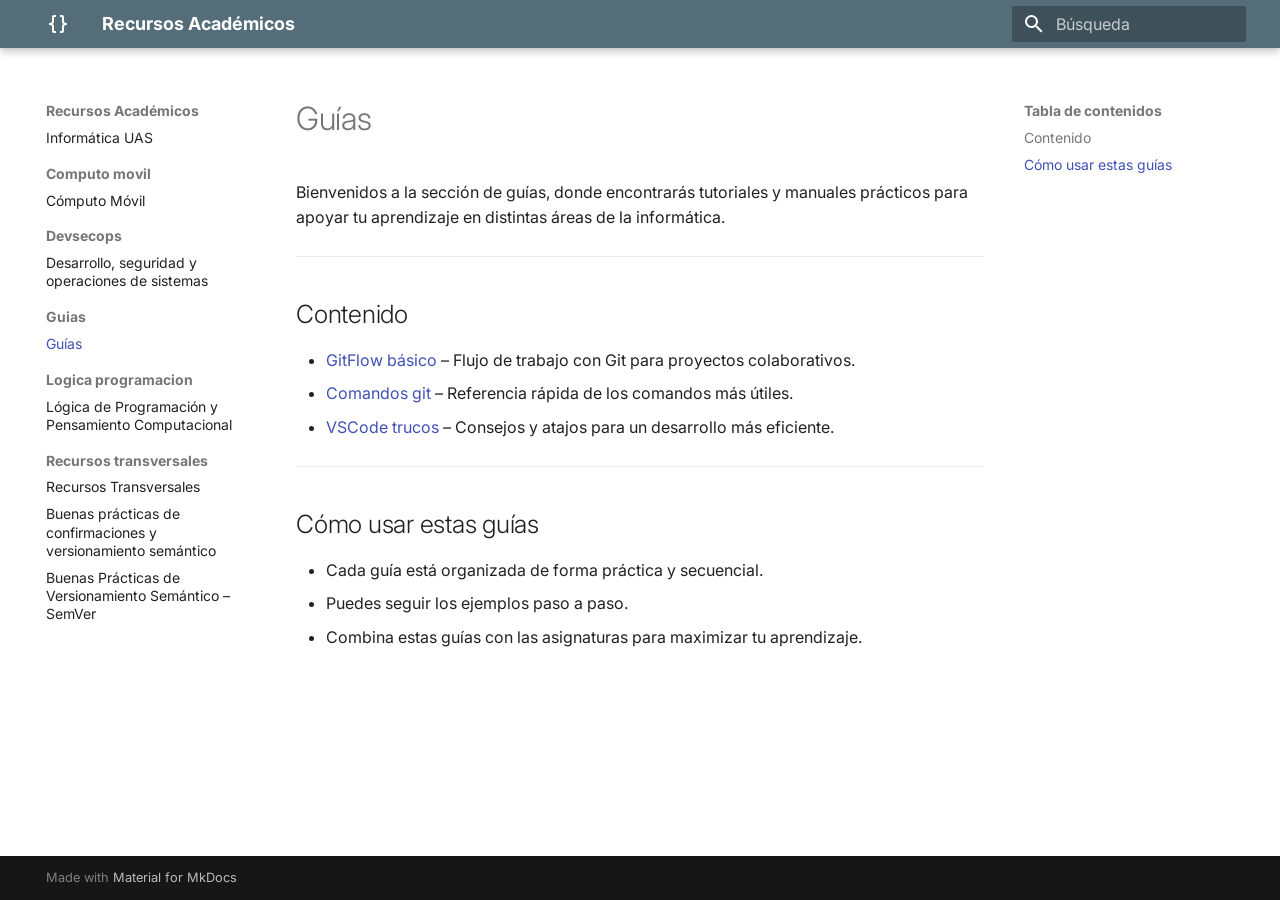
<file: guias/index.html>
<!doctype html>
<html lang="es" class="no-js">
  <head>
    
      <meta charset="utf-8">
      <meta name="viewport" content="width=device-width,initial-scale=1">
      
        <meta name="description" content="Materiales y recursos de apoyo">
      
      
        <meta name="author" content="Tu Nombre">
      
      
        <link rel="canonical" href="https://docs.softwarelab.com.mx/guias/">
      
      
        <link rel="prev" href="../devsecops/">
      
      
        <link rel="next" href="../logica-programacion/">
      
      
        
      
      
      <link rel="icon" href="../assets/images/favicon.png">
      <meta name="generator" content="mkdocs-1.6.1, mkdocs-material-9.7.4">
    
    
      
        <title>Guías - Recursos Académicos</title>
      
    
    
      <link rel="stylesheet" href="../assets/stylesheets/main.484c7ddc.min.css">
      
        
        <link rel="stylesheet" href="../assets/stylesheets/palette.ab4e12ef.min.css">
      
      


    
    
      
    
    
      
        
        
        <link rel="preconnect" href="https://fonts.gstatic.com" crossorigin>
        <link rel="stylesheet" href="https://fonts.googleapis.com/css?family=Inter:300,300i,400,400i,700,700i%7CJetBrains+Mono:400,400i,700,700i&display=fallback">
        <style>:root{--md-text-font:"Inter";--md-code-font:"JetBrains Mono"}</style>
      
    
    
    <script>__md_scope=new URL("..",location),__md_hash=e=>[...e].reduce(((e,_)=>(e<<5)-e+_.charCodeAt(0)),0),__md_get=(e,_=localStorage,t=__md_scope)=>JSON.parse(_.getItem(t.pathname+"."+e)),__md_set=(e,_,t=localStorage,a=__md_scope)=>{try{t.setItem(a.pathname+"."+e,JSON.stringify(_))}catch(e){}}</script>
    
      

    
    
  </head>
  
  
    
    
      
    
    
    
    
    <body dir="ltr" data-md-color-scheme="default" data-md-color-primary="blue-grey" data-md-color-accent="cyan">
  
    
    <input class="md-toggle" data-md-toggle="drawer" type="checkbox" id="__drawer" autocomplete="off">
    <input class="md-toggle" data-md-toggle="search" type="checkbox" id="__search" autocomplete="off">
    <label class="md-overlay" for="__drawer"></label>
    <div data-md-component="skip">
      
        
        <a href="#guias" class="md-skip">
          Saltar a contenido
        </a>
      
    </div>
    <div data-md-component="announce">
      
    </div>
    
    
      

  

<header class="md-header md-header--shadow" data-md-component="header">
  <nav class="md-header__inner md-grid" aria-label="Cabecera">
    <a href=".." title="Recursos Académicos" class="md-header__button md-logo" aria-label="Recursos Académicos" data-md-component="logo">
      
  
  <svg xmlns="http://www.w3.org/2000/svg" viewBox="0 0 24 24"><path d="M8 3a2 2 0 0 0-2 2v4a2 2 0 0 1-2 2H3v2h1a2 2 0 0 1 2 2v4a2 2 0 0 0 2 2h2v-2H8v-5a2 2 0 0 0-2-2 2 2 0 0 0 2-2V5h2V3m6 0a2 2 0 0 1 2 2v4a2 2 0 0 0 2 2h1v2h-1a2 2 0 0 0-2 2v4a2 2 0 0 1-2 2h-2v-2h2v-5a2 2 0 0 1 2-2 2 2 0 0 1-2-2V5h-2V3z"/></svg>

    </a>
    <label class="md-header__button md-icon" for="__drawer">
      
      <svg xmlns="http://www.w3.org/2000/svg" viewBox="0 0 24 24"><path d="M3 6h18v2H3zm0 5h18v2H3zm0 5h18v2H3z"/></svg>
    </label>
    <div class="md-header__title" data-md-component="header-title">
      <div class="md-header__ellipsis">
        <div class="md-header__topic">
          <span class="md-ellipsis">
            Recursos Académicos
          </span>
        </div>
        <div class="md-header__topic" data-md-component="header-topic">
          <span class="md-ellipsis">
            
              Guías
            
          </span>
        </div>
      </div>
    </div>
    
      
        <form class="md-header__option" data-md-component="palette">
  
    
    
    
    <input class="md-option" data-md-color-media="" data-md-color-scheme="default" data-md-color-primary="blue-grey" data-md-color-accent="cyan"  aria-hidden="true"  type="radio" name="__palette" id="__palette_0">
    
  
    
    
    
    <input class="md-option" data-md-color-media="" data-md-color-scheme="slate" data-md-color-primary="blue-grey" data-md-color-accent="cyan"  aria-label="Modo oscuro"  type="radio" name="__palette" id="__palette_1">
    
      <label class="md-header__button md-icon" title="Modo oscuro" for="__palette_0" hidden>
        <svg xmlns="http://www.w3.org/2000/svg" viewBox="0 0 24 24"><path d="m17.75 4.09-2.53 1.94.91 3.06-2.63-1.81-2.63 1.81.91-3.06-2.53-1.94L12.44 4l1.06-3 1.06 3zm3.5 6.91-1.64 1.25.59 1.98-1.7-1.17-1.7 1.17.59-1.98L15.75 11l2.06-.05L18.5 9l.69 1.95zm-2.28 4.95c.83-.08 1.72 1.1 1.19 1.85-.32.45-.66.87-1.08 1.27C15.17 23 8.84 23 4.94 19.07c-3.91-3.9-3.91-10.24 0-14.14.4-.4.82-.76 1.27-1.08.75-.53 1.93.36 1.85 1.19-.27 2.86.69 5.83 2.89 8.02a9.96 9.96 0 0 0 8.02 2.89m-1.64 2.02a12.08 12.08 0 0 1-7.8-3.47c-2.17-2.19-3.33-5-3.49-7.82-2.81 3.14-2.7 7.96.31 10.98 3.02 3.01 7.84 3.12 10.98.31"/></svg>
      </label>
    
  
</form>
      
    
    
      <script>var palette=__md_get("__palette");if(palette&&palette.color){if("(prefers-color-scheme)"===palette.color.media){var media=matchMedia("(prefers-color-scheme: light)"),input=document.querySelector(media.matches?"[data-md-color-media='(prefers-color-scheme: light)']":"[data-md-color-media='(prefers-color-scheme: dark)']");palette.color.media=input.getAttribute("data-md-color-media"),palette.color.scheme=input.getAttribute("data-md-color-scheme"),palette.color.primary=input.getAttribute("data-md-color-primary"),palette.color.accent=input.getAttribute("data-md-color-accent")}for(var[key,value]of Object.entries(palette.color))document.body.setAttribute("data-md-color-"+key,value)}</script>
    
    
    
      
      
        <label class="md-header__button md-icon" for="__search">
          
          <svg xmlns="http://www.w3.org/2000/svg" viewBox="0 0 24 24"><path d="M9.5 3A6.5 6.5 0 0 1 16 9.5c0 1.61-.59 3.09-1.56 4.23l.27.27h.79l5 5-1.5 1.5-5-5v-.79l-.27-.27A6.52 6.52 0 0 1 9.5 16 6.5 6.5 0 0 1 3 9.5 6.5 6.5 0 0 1 9.5 3m0 2C7 5 5 7 5 9.5S7 14 9.5 14 14 12 14 9.5 12 5 9.5 5"/></svg>
        </label>
        <div class="md-search" data-md-component="search" role="dialog">
  <label class="md-search__overlay" for="__search"></label>
  <div class="md-search__inner" role="search">
    <form class="md-search__form" name="search">
      <input type="text" class="md-search__input" name="query" aria-label="Búsqueda" placeholder="Búsqueda" autocapitalize="off" autocorrect="off" autocomplete="off" spellcheck="false" data-md-component="search-query" required>
      <label class="md-search__icon md-icon" for="__search">
        
        <svg xmlns="http://www.w3.org/2000/svg" viewBox="0 0 24 24"><path d="M9.5 3A6.5 6.5 0 0 1 16 9.5c0 1.61-.59 3.09-1.56 4.23l.27.27h.79l5 5-1.5 1.5-5-5v-.79l-.27-.27A6.52 6.52 0 0 1 9.5 16 6.5 6.5 0 0 1 3 9.5 6.5 6.5 0 0 1 9.5 3m0 2C7 5 5 7 5 9.5S7 14 9.5 14 14 12 14 9.5 12 5 9.5 5"/></svg>
        
        <svg xmlns="http://www.w3.org/2000/svg" viewBox="0 0 24 24"><path d="M20 11v2H8l5.5 5.5-1.42 1.42L4.16 12l7.92-7.92L13.5 5.5 8 11z"/></svg>
      </label>
      <nav class="md-search__options" aria-label="Buscar">
        
        <button type="reset" class="md-search__icon md-icon" title="Limpiar" aria-label="Limpiar" tabindex="-1">
          
          <svg xmlns="http://www.w3.org/2000/svg" viewBox="0 0 24 24"><path d="M19 6.41 17.59 5 12 10.59 6.41 5 5 6.41 10.59 12 5 17.59 6.41 19 12 13.41 17.59 19 19 17.59 13.41 12z"/></svg>
        </button>
      </nav>
      
    </form>
    <div class="md-search__output">
      <div class="md-search__scrollwrap" tabindex="0" data-md-scrollfix>
        <div class="md-search-result" data-md-component="search-result">
          <div class="md-search-result__meta">
            Inicializando búsqueda
          </div>
          <ol class="md-search-result__list" role="presentation"></ol>
        </div>
      </div>
    </div>
  </div>
</div>
      
    
    
  </nav>
  
</header>
    
    <div class="md-container" data-md-component="container">
      
      
        
          
        
      
      <main class="md-main" data-md-component="main">
        <div class="md-main__inner md-grid">
          
            
              
              <div class="md-sidebar md-sidebar--primary" data-md-component="sidebar" data-md-type="navigation" >
                <div class="md-sidebar__scrollwrap">
                  <div class="md-sidebar__inner">
                    



<nav class="md-nav md-nav--primary" aria-label="Navegación" data-md-level="0">
  <label class="md-nav__title" for="__drawer">
    <a href=".." title="Recursos Académicos" class="md-nav__button md-logo" aria-label="Recursos Académicos" data-md-component="logo">
      
  
  <svg xmlns="http://www.w3.org/2000/svg" viewBox="0 0 24 24"><path d="M8 3a2 2 0 0 0-2 2v4a2 2 0 0 1-2 2H3v2h1a2 2 0 0 1 2 2v4a2 2 0 0 0 2 2h2v-2H8v-5a2 2 0 0 0-2-2 2 2 0 0 0 2-2V5h2V3m6 0a2 2 0 0 1 2 2v4a2 2 0 0 0 2 2h1v2h-1a2 2 0 0 0-2 2v4a2 2 0 0 1-2 2h-2v-2h2v-5a2 2 0 0 1 2-2 2 2 0 0 1-2-2V5h-2V3z"/></svg>

    </a>
    Recursos Académicos
  </label>
  
  <ul class="md-nav__list" data-md-scrollfix>
    
      
      
  
  
  
  
    <li class="md-nav__item">
      <a href=".." class="md-nav__link">
        
  
  
  <span class="md-ellipsis">
    
  
    Informática UAS
  

    
  </span>
  
  

      </a>
    </li>
  

    
      
      
  
  
  
  
    
    
    
    
      
        
        
      
    
    
    <li class="md-nav__item md-nav__item--section md-nav__item--nested">
      
        
        
        <input class="md-nav__toggle md-toggle " type="checkbox" id="__nav_2" >
        
          
          <label class="md-nav__link" for="__nav_2" id="__nav_2_label" tabindex="">
            
  
  
  <span class="md-ellipsis">
    
  
    Computo movil
  

    
  </span>
  
  

            <span class="md-nav__icon md-icon"></span>
          </label>
        
        <nav class="md-nav" data-md-level="1" aria-labelledby="__nav_2_label" aria-expanded="false">
          <label class="md-nav__title" for="__nav_2">
            <span class="md-nav__icon md-icon"></span>
            
  
    Computo movil
  

          </label>
          <ul class="md-nav__list" data-md-scrollfix>
            
              
                
  
  
  
  
    <li class="md-nav__item">
      <a href="../computo-movil/" class="md-nav__link">
        
  
  
  <span class="md-ellipsis">
    
  
    Cómputo Móvil
  

    
  </span>
  
  

      </a>
    </li>
  

              
            
          </ul>
        </nav>
      
    </li>
  

    
      
      
  
  
  
  
    
    
    
    
      
        
        
      
    
    
    <li class="md-nav__item md-nav__item--section md-nav__item--nested">
      
        
        
        <input class="md-nav__toggle md-toggle " type="checkbox" id="__nav_3" >
        
          
          <label class="md-nav__link" for="__nav_3" id="__nav_3_label" tabindex="">
            
  
  
  <span class="md-ellipsis">
    
  
    Devsecops
  

    
  </span>
  
  

            <span class="md-nav__icon md-icon"></span>
          </label>
        
        <nav class="md-nav" data-md-level="1" aria-labelledby="__nav_3_label" aria-expanded="false">
          <label class="md-nav__title" for="__nav_3">
            <span class="md-nav__icon md-icon"></span>
            
  
    Devsecops
  

          </label>
          <ul class="md-nav__list" data-md-scrollfix>
            
              
                
  
  
  
  
    <li class="md-nav__item">
      <a href="../devsecops/" class="md-nav__link">
        
  
  
  <span class="md-ellipsis">
    
  
    Desarrollo, seguridad y operaciones de sistemas
  

    
  </span>
  
  

      </a>
    </li>
  

              
            
          </ul>
        </nav>
      
    </li>
  

    
      
      
  
  
    
  
  
  
    
    
    
    
      
        
        
      
    
    
    <li class="md-nav__item md-nav__item--active md-nav__item--section md-nav__item--nested">
      
        
        
        <input class="md-nav__toggle md-toggle " type="checkbox" id="__nav_4" checked>
        
          
          <label class="md-nav__link" for="__nav_4" id="__nav_4_label" tabindex="">
            
  
  
  <span class="md-ellipsis">
    
  
    Guias
  

    
  </span>
  
  

            <span class="md-nav__icon md-icon"></span>
          </label>
        
        <nav class="md-nav" data-md-level="1" aria-labelledby="__nav_4_label" aria-expanded="true">
          <label class="md-nav__title" for="__nav_4">
            <span class="md-nav__icon md-icon"></span>
            
  
    Guias
  

          </label>
          <ul class="md-nav__list" data-md-scrollfix>
            
              
                
  
  
    
  
  
  
    <li class="md-nav__item md-nav__item--active">
      
      <input class="md-nav__toggle md-toggle" type="checkbox" id="__toc">
      
      
        
      
      
        <label class="md-nav__link md-nav__link--active" for="__toc">
          
  
  
  <span class="md-ellipsis">
    
  
    Guías
  

    
  </span>
  
  

          <span class="md-nav__icon md-icon"></span>
        </label>
      
      <a href="./" class="md-nav__link md-nav__link--active">
        
  
  
  <span class="md-ellipsis">
    
  
    Guías
  

    
  </span>
  
  

      </a>
      
        

<nav class="md-nav md-nav--secondary" aria-label="Tabla de contenidos">
  
  
  
    
  
  
    <label class="md-nav__title" for="__toc">
      <span class="md-nav__icon md-icon"></span>
      Tabla de contenidos
    </label>
    <ul class="md-nav__list" data-md-component="toc" data-md-scrollfix>
      
        <li class="md-nav__item">
  <a href="#contenido" class="md-nav__link">
    <span class="md-ellipsis">
      
        Contenido
      
    </span>
  </a>
  
</li>
      
        <li class="md-nav__item">
  <a href="#como-usar-estas-guias" class="md-nav__link">
    <span class="md-ellipsis">
      
        Cómo usar estas guías
      
    </span>
  </a>
  
</li>
      
    </ul>
  
</nav>
      
    </li>
  

              
            
          </ul>
        </nav>
      
    </li>
  

    
      
      
  
  
  
  
    
    
    
    
      
        
        
      
    
    
    <li class="md-nav__item md-nav__item--section md-nav__item--nested">
      
        
        
        <input class="md-nav__toggle md-toggle " type="checkbox" id="__nav_5" >
        
          
          <label class="md-nav__link" for="__nav_5" id="__nav_5_label" tabindex="">
            
  
  
  <span class="md-ellipsis">
    
  
    Logica programacion
  

    
  </span>
  
  

            <span class="md-nav__icon md-icon"></span>
          </label>
        
        <nav class="md-nav" data-md-level="1" aria-labelledby="__nav_5_label" aria-expanded="false">
          <label class="md-nav__title" for="__nav_5">
            <span class="md-nav__icon md-icon"></span>
            
  
    Logica programacion
  

          </label>
          <ul class="md-nav__list" data-md-scrollfix>
            
              
                
  
  
  
  
    <li class="md-nav__item">
      <a href="../logica-programacion/" class="md-nav__link">
        
  
  
  <span class="md-ellipsis">
    
  
    Lógica de Programación y Pensamiento Computacional
  

    
  </span>
  
  

      </a>
    </li>
  

              
            
          </ul>
        </nav>
      
    </li>
  

    
      
      
  
  
  
  
    
    
    
    
      
        
        
      
    
    
    <li class="md-nav__item md-nav__item--section md-nav__item--nested">
      
        
        
        <input class="md-nav__toggle md-toggle " type="checkbox" id="__nav_6" >
        
          
          <label class="md-nav__link" for="__nav_6" id="__nav_6_label" tabindex="">
            
  
  
  <span class="md-ellipsis">
    
  
    Recursos transversales
  

    
  </span>
  
  

            <span class="md-nav__icon md-icon"></span>
          </label>
        
        <nav class="md-nav" data-md-level="1" aria-labelledby="__nav_6_label" aria-expanded="false">
          <label class="md-nav__title" for="__nav_6">
            <span class="md-nav__icon md-icon"></span>
            
  
    Recursos transversales
  

          </label>
          <ul class="md-nav__list" data-md-scrollfix>
            
              
                
  
  
  
  
    <li class="md-nav__item">
      <a href="../recursos-transversales/" class="md-nav__link">
        
  
  
  <span class="md-ellipsis">
    
  
    Recursos Transversales
  

    
  </span>
  
  

      </a>
    </li>
  

              
            
              
                
  
  
  
  
    <li class="md-nav__item">
      <a href="../recursos-transversales/buenas-practicas-commits/" class="md-nav__link">
        
  
  
  <span class="md-ellipsis">
    
  
    Buenas prácticas de confirmaciones y versionamiento semántico
  

    
  </span>
  
  

      </a>
    </li>
  

              
            
              
                
  
  
  
  
    <li class="md-nav__item">
      <a href="../recursos-transversales/versionamiento-semantico/" class="md-nav__link">
        
  
  
  <span class="md-ellipsis">
    
  
    Buenas Prácticas de Versionamiento Semántico – SemVer
  

    
  </span>
  
  

      </a>
    </li>
  

              
            
          </ul>
        </nav>
      
    </li>
  

    
  </ul>
</nav>
                  </div>
                </div>
              </div>
            
            
              
              <div class="md-sidebar md-sidebar--secondary" data-md-component="sidebar" data-md-type="toc" >
                <div class="md-sidebar__scrollwrap">
                  <div class="md-sidebar__inner">
                    

<nav class="md-nav md-nav--secondary" aria-label="Tabla de contenidos">
  
  
  
    
  
  
    <label class="md-nav__title" for="__toc">
      <span class="md-nav__icon md-icon"></span>
      Tabla de contenidos
    </label>
    <ul class="md-nav__list" data-md-component="toc" data-md-scrollfix>
      
        <li class="md-nav__item">
  <a href="#contenido" class="md-nav__link">
    <span class="md-ellipsis">
      
        Contenido
      
    </span>
  </a>
  
</li>
      
        <li class="md-nav__item">
  <a href="#como-usar-estas-guias" class="md-nav__link">
    <span class="md-ellipsis">
      
        Cómo usar estas guías
      
    </span>
  </a>
  
</li>
      
    </ul>
  
</nav>
                  </div>
                </div>
              </div>
            
          
          
            <div class="md-content" data-md-component="content">
              
              <article class="md-content__inner md-typeset">
                
                  



<h1 id="guias">Guías<a class="headerlink" href="#guias" title="Permanent link">&para;</a></h1>
<p>Bienvenidos a la sección de guías, donde encontrarás tutoriales y manuales prácticos para apoyar tu aprendizaje en distintas áreas de la informática.</p>
<hr />
<h2 id="contenido">Contenido<a class="headerlink" href="#contenido" title="Permanent link">&para;</a></h2>
<ul>
<li><a href="gitflow-basico.md">GitFlow básico</a> – Flujo de trabajo con Git para proyectos colaborativos.</li>
<li><a href="git-commands.md">Comandos git</a> – Referencia rápida de los comandos más útiles.</li>
<li><a href="vscode-trucos.md">VSCode trucos</a> – Consejos y atajos para un desarrollo más eficiente.</li>
</ul>
<hr />
<h2 id="como-usar-estas-guias">Cómo usar estas guías<a class="headerlink" href="#como-usar-estas-guias" title="Permanent link">&para;</a></h2>
<ul>
<li>Cada guía está organizada de forma práctica y secuencial.</li>
<li>Puedes seguir los ejemplos paso a paso.</li>
<li>Combina estas guías con las asignaturas para maximizar tu aprendizaje.</li>
</ul>












                
              </article>
            </div>
          
          
<script>var target=document.getElementById(location.hash.slice(1));target&&target.name&&(target.checked=target.name.startsWith("__tabbed_"))</script>
        </div>
        
          <button type="button" class="md-top md-icon" data-md-component="top" hidden>
  
  <svg xmlns="http://www.w3.org/2000/svg" viewBox="0 0 24 24"><path d="M13 20h-2V8l-5.5 5.5-1.42-1.42L12 4.16l7.92 7.92-1.42 1.42L13 8z"/></svg>
  Volver al principio
</button>
        
      </main>
      
        <footer class="md-footer">
  
  <div class="md-footer-meta md-typeset">
    <div class="md-footer-meta__inner md-grid">
      <div class="md-copyright">
  
  
    Made with
    <a href="https://squidfunk.github.io/mkdocs-material/" target="_blank" rel="noopener">
      Material for MkDocs
    </a>
  
</div>
      
    </div>
  </div>
</footer>
      
    </div>
    <div class="md-dialog" data-md-component="dialog">
      <div class="md-dialog__inner md-typeset"></div>
    </div>
    
    
    
      
      
      <script id="__config" type="application/json">{"annotate": null, "base": "..", "features": ["navigation.top", "content.code.copy", "search.highlight", "navigation.sections"], "search": "../assets/javascripts/workers/search.2c215733.min.js", "tags": null, "translations": {"clipboard.copied": "Copiado al portapapeles", "clipboard.copy": "Copiar al portapapeles", "search.result.more.one": "1 m\u00e1s en esta p\u00e1gina", "search.result.more.other": "# m\u00e1s en esta p\u00e1gina", "search.result.none": "No se encontraron documentos", "search.result.one": "1 documento encontrado", "search.result.other": "# documentos encontrados", "search.result.placeholder": "Teclee para comenzar b\u00fasqueda", "search.result.term.missing": "Falta", "select.version": "Seleccionar versi\u00f3n"}, "version": null}</script>
    
    
      <script src="../assets/javascripts/bundle.79ae519e.min.js"></script>
      
    
  </body>
</html>
</file>
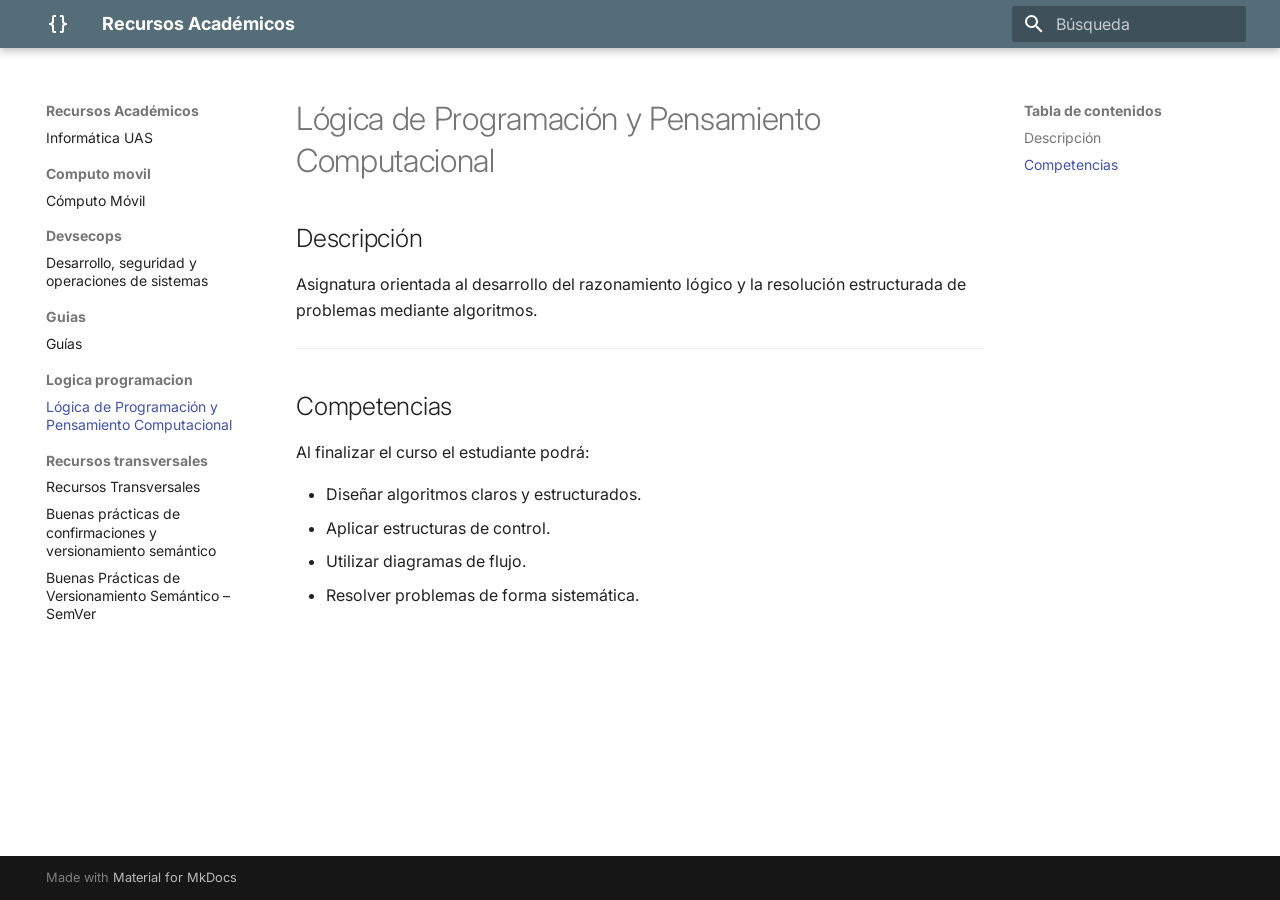
<file: logica-programacion/index.html>
<!doctype html>
<html lang="es" class="no-js">
  <head>
    
      <meta charset="utf-8">
      <meta name="viewport" content="width=device-width,initial-scale=1">
      
        <meta name="description" content="Materiales y recursos de apoyo">
      
      
        <meta name="author" content="Tu Nombre">
      
      
        <link rel="canonical" href="https://docs.softwarelab.com.mx/logica-programacion/">
      
      
        <link rel="prev" href="../guias/">
      
      
        <link rel="next" href="../recursos-transversales/">
      
      
        
      
      
      <link rel="icon" href="../assets/images/favicon.png">
      <meta name="generator" content="mkdocs-1.6.1, mkdocs-material-9.7.4">
    
    
      
        <title>Lógica de Programación y Pensamiento Computacional - Recursos Académicos</title>
      
    
    
      <link rel="stylesheet" href="../assets/stylesheets/main.484c7ddc.min.css">
      
        
        <link rel="stylesheet" href="../assets/stylesheets/palette.ab4e12ef.min.css">
      
      


    
    
      
    
    
      
        
        
        <link rel="preconnect" href="https://fonts.gstatic.com" crossorigin>
        <link rel="stylesheet" href="https://fonts.googleapis.com/css?family=Inter:300,300i,400,400i,700,700i%7CJetBrains+Mono:400,400i,700,700i&display=fallback">
        <style>:root{--md-text-font:"Inter";--md-code-font:"JetBrains Mono"}</style>
      
    
    
    <script>__md_scope=new URL("..",location),__md_hash=e=>[...e].reduce(((e,_)=>(e<<5)-e+_.charCodeAt(0)),0),__md_get=(e,_=localStorage,t=__md_scope)=>JSON.parse(_.getItem(t.pathname+"."+e)),__md_set=(e,_,t=localStorage,a=__md_scope)=>{try{t.setItem(a.pathname+"."+e,JSON.stringify(_))}catch(e){}}</script>
    
      

    
    
  </head>
  
  
    
    
      
    
    
    
    
    <body dir="ltr" data-md-color-scheme="default" data-md-color-primary="blue-grey" data-md-color-accent="cyan">
  
    
    <input class="md-toggle" data-md-toggle="drawer" type="checkbox" id="__drawer" autocomplete="off">
    <input class="md-toggle" data-md-toggle="search" type="checkbox" id="__search" autocomplete="off">
    <label class="md-overlay" for="__drawer"></label>
    <div data-md-component="skip">
      
        
        <a href="#logica-de-programacion-y-pensamiento-computacional" class="md-skip">
          Saltar a contenido
        </a>
      
    </div>
    <div data-md-component="announce">
      
    </div>
    
    
      

  

<header class="md-header md-header--shadow" data-md-component="header">
  <nav class="md-header__inner md-grid" aria-label="Cabecera">
    <a href=".." title="Recursos Académicos" class="md-header__button md-logo" aria-label="Recursos Académicos" data-md-component="logo">
      
  
  <svg xmlns="http://www.w3.org/2000/svg" viewBox="0 0 24 24"><path d="M8 3a2 2 0 0 0-2 2v4a2 2 0 0 1-2 2H3v2h1a2 2 0 0 1 2 2v4a2 2 0 0 0 2 2h2v-2H8v-5a2 2 0 0 0-2-2 2 2 0 0 0 2-2V5h2V3m6 0a2 2 0 0 1 2 2v4a2 2 0 0 0 2 2h1v2h-1a2 2 0 0 0-2 2v4a2 2 0 0 1-2 2h-2v-2h2v-5a2 2 0 0 1 2-2 2 2 0 0 1-2-2V5h-2V3z"/></svg>

    </a>
    <label class="md-header__button md-icon" for="__drawer">
      
      <svg xmlns="http://www.w3.org/2000/svg" viewBox="0 0 24 24"><path d="M3 6h18v2H3zm0 5h18v2H3zm0 5h18v2H3z"/></svg>
    </label>
    <div class="md-header__title" data-md-component="header-title">
      <div class="md-header__ellipsis">
        <div class="md-header__topic">
          <span class="md-ellipsis">
            Recursos Académicos
          </span>
        </div>
        <div class="md-header__topic" data-md-component="header-topic">
          <span class="md-ellipsis">
            
              Lógica de Programación y Pensamiento Computacional
            
          </span>
        </div>
      </div>
    </div>
    
      
        <form class="md-header__option" data-md-component="palette">
  
    
    
    
    <input class="md-option" data-md-color-media="" data-md-color-scheme="default" data-md-color-primary="blue-grey" data-md-color-accent="cyan"  aria-hidden="true"  type="radio" name="__palette" id="__palette_0">
    
  
    
    
    
    <input class="md-option" data-md-color-media="" data-md-color-scheme="slate" data-md-color-primary="blue-grey" data-md-color-accent="cyan"  aria-label="Modo oscuro"  type="radio" name="__palette" id="__palette_1">
    
      <label class="md-header__button md-icon" title="Modo oscuro" for="__palette_0" hidden>
        <svg xmlns="http://www.w3.org/2000/svg" viewBox="0 0 24 24"><path d="m17.75 4.09-2.53 1.94.91 3.06-2.63-1.81-2.63 1.81.91-3.06-2.53-1.94L12.44 4l1.06-3 1.06 3zm3.5 6.91-1.64 1.25.59 1.98-1.7-1.17-1.7 1.17.59-1.98L15.75 11l2.06-.05L18.5 9l.69 1.95zm-2.28 4.95c.83-.08 1.72 1.1 1.19 1.85-.32.45-.66.87-1.08 1.27C15.17 23 8.84 23 4.94 19.07c-3.91-3.9-3.91-10.24 0-14.14.4-.4.82-.76 1.27-1.08.75-.53 1.93.36 1.85 1.19-.27 2.86.69 5.83 2.89 8.02a9.96 9.96 0 0 0 8.02 2.89m-1.64 2.02a12.08 12.08 0 0 1-7.8-3.47c-2.17-2.19-3.33-5-3.49-7.82-2.81 3.14-2.7 7.96.31 10.98 3.02 3.01 7.84 3.12 10.98.31"/></svg>
      </label>
    
  
</form>
      
    
    
      <script>var palette=__md_get("__palette");if(palette&&palette.color){if("(prefers-color-scheme)"===palette.color.media){var media=matchMedia("(prefers-color-scheme: light)"),input=document.querySelector(media.matches?"[data-md-color-media='(prefers-color-scheme: light)']":"[data-md-color-media='(prefers-color-scheme: dark)']");palette.color.media=input.getAttribute("data-md-color-media"),palette.color.scheme=input.getAttribute("data-md-color-scheme"),palette.color.primary=input.getAttribute("data-md-color-primary"),palette.color.accent=input.getAttribute("data-md-color-accent")}for(var[key,value]of Object.entries(palette.color))document.body.setAttribute("data-md-color-"+key,value)}</script>
    
    
    
      
      
        <label class="md-header__button md-icon" for="__search">
          
          <svg xmlns="http://www.w3.org/2000/svg" viewBox="0 0 24 24"><path d="M9.5 3A6.5 6.5 0 0 1 16 9.5c0 1.61-.59 3.09-1.56 4.23l.27.27h.79l5 5-1.5 1.5-5-5v-.79l-.27-.27A6.52 6.52 0 0 1 9.5 16 6.5 6.5 0 0 1 3 9.5 6.5 6.5 0 0 1 9.5 3m0 2C7 5 5 7 5 9.5S7 14 9.5 14 14 12 14 9.5 12 5 9.5 5"/></svg>
        </label>
        <div class="md-search" data-md-component="search" role="dialog">
  <label class="md-search__overlay" for="__search"></label>
  <div class="md-search__inner" role="search">
    <form class="md-search__form" name="search">
      <input type="text" class="md-search__input" name="query" aria-label="Búsqueda" placeholder="Búsqueda" autocapitalize="off" autocorrect="off" autocomplete="off" spellcheck="false" data-md-component="search-query" required>
      <label class="md-search__icon md-icon" for="__search">
        
        <svg xmlns="http://www.w3.org/2000/svg" viewBox="0 0 24 24"><path d="M9.5 3A6.5 6.5 0 0 1 16 9.5c0 1.61-.59 3.09-1.56 4.23l.27.27h.79l5 5-1.5 1.5-5-5v-.79l-.27-.27A6.52 6.52 0 0 1 9.5 16 6.5 6.5 0 0 1 3 9.5 6.5 6.5 0 0 1 9.5 3m0 2C7 5 5 7 5 9.5S7 14 9.5 14 14 12 14 9.5 12 5 9.5 5"/></svg>
        
        <svg xmlns="http://www.w3.org/2000/svg" viewBox="0 0 24 24"><path d="M20 11v2H8l5.5 5.5-1.42 1.42L4.16 12l7.92-7.92L13.5 5.5 8 11z"/></svg>
      </label>
      <nav class="md-search__options" aria-label="Buscar">
        
        <button type="reset" class="md-search__icon md-icon" title="Limpiar" aria-label="Limpiar" tabindex="-1">
          
          <svg xmlns="http://www.w3.org/2000/svg" viewBox="0 0 24 24"><path d="M19 6.41 17.59 5 12 10.59 6.41 5 5 6.41 10.59 12 5 17.59 6.41 19 12 13.41 17.59 19 19 17.59 13.41 12z"/></svg>
        </button>
      </nav>
      
    </form>
    <div class="md-search__output">
      <div class="md-search__scrollwrap" tabindex="0" data-md-scrollfix>
        <div class="md-search-result" data-md-component="search-result">
          <div class="md-search-result__meta">
            Inicializando búsqueda
          </div>
          <ol class="md-search-result__list" role="presentation"></ol>
        </div>
      </div>
    </div>
  </div>
</div>
      
    
    
  </nav>
  
</header>
    
    <div class="md-container" data-md-component="container">
      
      
        
          
        
      
      <main class="md-main" data-md-component="main">
        <div class="md-main__inner md-grid">
          
            
              
              <div class="md-sidebar md-sidebar--primary" data-md-component="sidebar" data-md-type="navigation" >
                <div class="md-sidebar__scrollwrap">
                  <div class="md-sidebar__inner">
                    



<nav class="md-nav md-nav--primary" aria-label="Navegación" data-md-level="0">
  <label class="md-nav__title" for="__drawer">
    <a href=".." title="Recursos Académicos" class="md-nav__button md-logo" aria-label="Recursos Académicos" data-md-component="logo">
      
  
  <svg xmlns="http://www.w3.org/2000/svg" viewBox="0 0 24 24"><path d="M8 3a2 2 0 0 0-2 2v4a2 2 0 0 1-2 2H3v2h1a2 2 0 0 1 2 2v4a2 2 0 0 0 2 2h2v-2H8v-5a2 2 0 0 0-2-2 2 2 0 0 0 2-2V5h2V3m6 0a2 2 0 0 1 2 2v4a2 2 0 0 0 2 2h1v2h-1a2 2 0 0 0-2 2v4a2 2 0 0 1-2 2h-2v-2h2v-5a2 2 0 0 1 2-2 2 2 0 0 1-2-2V5h-2V3z"/></svg>

    </a>
    Recursos Académicos
  </label>
  
  <ul class="md-nav__list" data-md-scrollfix>
    
      
      
  
  
  
  
    <li class="md-nav__item">
      <a href=".." class="md-nav__link">
        
  
  
  <span class="md-ellipsis">
    
  
    Informática UAS
  

    
  </span>
  
  

      </a>
    </li>
  

    
      
      
  
  
  
  
    
    
    
    
      
        
        
      
    
    
    <li class="md-nav__item md-nav__item--section md-nav__item--nested">
      
        
        
        <input class="md-nav__toggle md-toggle " type="checkbox" id="__nav_2" >
        
          
          <label class="md-nav__link" for="__nav_2" id="__nav_2_label" tabindex="">
            
  
  
  <span class="md-ellipsis">
    
  
    Computo movil
  

    
  </span>
  
  

            <span class="md-nav__icon md-icon"></span>
          </label>
        
        <nav class="md-nav" data-md-level="1" aria-labelledby="__nav_2_label" aria-expanded="false">
          <label class="md-nav__title" for="__nav_2">
            <span class="md-nav__icon md-icon"></span>
            
  
    Computo movil
  

          </label>
          <ul class="md-nav__list" data-md-scrollfix>
            
              
                
  
  
  
  
    <li class="md-nav__item">
      <a href="../computo-movil/" class="md-nav__link">
        
  
  
  <span class="md-ellipsis">
    
  
    Cómputo Móvil
  

    
  </span>
  
  

      </a>
    </li>
  

              
            
          </ul>
        </nav>
      
    </li>
  

    
      
      
  
  
  
  
    
    
    
    
      
        
        
      
    
    
    <li class="md-nav__item md-nav__item--section md-nav__item--nested">
      
        
        
        <input class="md-nav__toggle md-toggle " type="checkbox" id="__nav_3" >
        
          
          <label class="md-nav__link" for="__nav_3" id="__nav_3_label" tabindex="">
            
  
  
  <span class="md-ellipsis">
    
  
    Devsecops
  

    
  </span>
  
  

            <span class="md-nav__icon md-icon"></span>
          </label>
        
        <nav class="md-nav" data-md-level="1" aria-labelledby="__nav_3_label" aria-expanded="false">
          <label class="md-nav__title" for="__nav_3">
            <span class="md-nav__icon md-icon"></span>
            
  
    Devsecops
  

          </label>
          <ul class="md-nav__list" data-md-scrollfix>
            
              
                
  
  
  
  
    <li class="md-nav__item">
      <a href="../devsecops/" class="md-nav__link">
        
  
  
  <span class="md-ellipsis">
    
  
    Desarrollo, seguridad y operaciones de sistemas
  

    
  </span>
  
  

      </a>
    </li>
  

              
            
          </ul>
        </nav>
      
    </li>
  

    
      
      
  
  
  
  
    
    
    
    
      
        
        
      
    
    
    <li class="md-nav__item md-nav__item--section md-nav__item--nested">
      
        
        
        <input class="md-nav__toggle md-toggle " type="checkbox" id="__nav_4" >
        
          
          <label class="md-nav__link" for="__nav_4" id="__nav_4_label" tabindex="">
            
  
  
  <span class="md-ellipsis">
    
  
    Guias
  

    
  </span>
  
  

            <span class="md-nav__icon md-icon"></span>
          </label>
        
        <nav class="md-nav" data-md-level="1" aria-labelledby="__nav_4_label" aria-expanded="false">
          <label class="md-nav__title" for="__nav_4">
            <span class="md-nav__icon md-icon"></span>
            
  
    Guias
  

          </label>
          <ul class="md-nav__list" data-md-scrollfix>
            
              
                
  
  
  
  
    <li class="md-nav__item">
      <a href="../guias/" class="md-nav__link">
        
  
  
  <span class="md-ellipsis">
    
  
    Guías
  

    
  </span>
  
  

      </a>
    </li>
  

              
            
          </ul>
        </nav>
      
    </li>
  

    
      
      
  
  
    
  
  
  
    
    
    
    
      
        
        
      
    
    
    <li class="md-nav__item md-nav__item--active md-nav__item--section md-nav__item--nested">
      
        
        
        <input class="md-nav__toggle md-toggle " type="checkbox" id="__nav_5" checked>
        
          
          <label class="md-nav__link" for="__nav_5" id="__nav_5_label" tabindex="">
            
  
  
  <span class="md-ellipsis">
    
  
    Logica programacion
  

    
  </span>
  
  

            <span class="md-nav__icon md-icon"></span>
          </label>
        
        <nav class="md-nav" data-md-level="1" aria-labelledby="__nav_5_label" aria-expanded="true">
          <label class="md-nav__title" for="__nav_5">
            <span class="md-nav__icon md-icon"></span>
            
  
    Logica programacion
  

          </label>
          <ul class="md-nav__list" data-md-scrollfix>
            
              
                
  
  
    
  
  
  
    <li class="md-nav__item md-nav__item--active">
      
      <input class="md-nav__toggle md-toggle" type="checkbox" id="__toc">
      
      
        
      
      
        <label class="md-nav__link md-nav__link--active" for="__toc">
          
  
  
  <span class="md-ellipsis">
    
  
    Lógica de Programación y Pensamiento Computacional
  

    
  </span>
  
  

          <span class="md-nav__icon md-icon"></span>
        </label>
      
      <a href="./" class="md-nav__link md-nav__link--active">
        
  
  
  <span class="md-ellipsis">
    
  
    Lógica de Programación y Pensamiento Computacional
  

    
  </span>
  
  

      </a>
      
        

<nav class="md-nav md-nav--secondary" aria-label="Tabla de contenidos">
  
  
  
    
  
  
    <label class="md-nav__title" for="__toc">
      <span class="md-nav__icon md-icon"></span>
      Tabla de contenidos
    </label>
    <ul class="md-nav__list" data-md-component="toc" data-md-scrollfix>
      
        <li class="md-nav__item">
  <a href="#descripcion" class="md-nav__link">
    <span class="md-ellipsis">
      
        Descripción
      
    </span>
  </a>
  
</li>
      
        <li class="md-nav__item">
  <a href="#competencias" class="md-nav__link">
    <span class="md-ellipsis">
      
        Competencias
      
    </span>
  </a>
  
</li>
      
    </ul>
  
</nav>
      
    </li>
  

              
            
          </ul>
        </nav>
      
    </li>
  

    
      
      
  
  
  
  
    
    
    
    
      
        
        
      
    
    
    <li class="md-nav__item md-nav__item--section md-nav__item--nested">
      
        
        
        <input class="md-nav__toggle md-toggle " type="checkbox" id="__nav_6" >
        
          
          <label class="md-nav__link" for="__nav_6" id="__nav_6_label" tabindex="">
            
  
  
  <span class="md-ellipsis">
    
  
    Recursos transversales
  

    
  </span>
  
  

            <span class="md-nav__icon md-icon"></span>
          </label>
        
        <nav class="md-nav" data-md-level="1" aria-labelledby="__nav_6_label" aria-expanded="false">
          <label class="md-nav__title" for="__nav_6">
            <span class="md-nav__icon md-icon"></span>
            
  
    Recursos transversales
  

          </label>
          <ul class="md-nav__list" data-md-scrollfix>
            
              
                
  
  
  
  
    <li class="md-nav__item">
      <a href="../recursos-transversales/" class="md-nav__link">
        
  
  
  <span class="md-ellipsis">
    
  
    Recursos Transversales
  

    
  </span>
  
  

      </a>
    </li>
  

              
            
              
                
  
  
  
  
    <li class="md-nav__item">
      <a href="../recursos-transversales/buenas-practicas-commits/" class="md-nav__link">
        
  
  
  <span class="md-ellipsis">
    
  
    Buenas prácticas de confirmaciones y versionamiento semántico
  

    
  </span>
  
  

      </a>
    </li>
  

              
            
              
                
  
  
  
  
    <li class="md-nav__item">
      <a href="../recursos-transversales/versionamiento-semantico/" class="md-nav__link">
        
  
  
  <span class="md-ellipsis">
    
  
    Buenas Prácticas de Versionamiento Semántico – SemVer
  

    
  </span>
  
  

      </a>
    </li>
  

              
            
          </ul>
        </nav>
      
    </li>
  

    
  </ul>
</nav>
                  </div>
                </div>
              </div>
            
            
              
              <div class="md-sidebar md-sidebar--secondary" data-md-component="sidebar" data-md-type="toc" >
                <div class="md-sidebar__scrollwrap">
                  <div class="md-sidebar__inner">
                    

<nav class="md-nav md-nav--secondary" aria-label="Tabla de contenidos">
  
  
  
    
  
  
    <label class="md-nav__title" for="__toc">
      <span class="md-nav__icon md-icon"></span>
      Tabla de contenidos
    </label>
    <ul class="md-nav__list" data-md-component="toc" data-md-scrollfix>
      
        <li class="md-nav__item">
  <a href="#descripcion" class="md-nav__link">
    <span class="md-ellipsis">
      
        Descripción
      
    </span>
  </a>
  
</li>
      
        <li class="md-nav__item">
  <a href="#competencias" class="md-nav__link">
    <span class="md-ellipsis">
      
        Competencias
      
    </span>
  </a>
  
</li>
      
    </ul>
  
</nav>
                  </div>
                </div>
              </div>
            
          
          
            <div class="md-content" data-md-component="content">
              
              <article class="md-content__inner md-typeset">
                
                  



<h1 id="logica-de-programacion-y-pensamiento-computacional">Lógica de Programación y Pensamiento Computacional<a class="headerlink" href="#logica-de-programacion-y-pensamiento-computacional" title="Permanent link">&para;</a></h1>
<h2 id="descripcion">Descripción<a class="headerlink" href="#descripcion" title="Permanent link">&para;</a></h2>
<p>Asignatura orientada al desarrollo del razonamiento lógico y la resolución estructurada de problemas mediante algoritmos.</p>
<hr />
<h2 id="competencias">Competencias<a class="headerlink" href="#competencias" title="Permanent link">&para;</a></h2>
<p>Al finalizar el curso el estudiante podrá:</p>
<ul>
<li>Diseñar algoritmos claros y estructurados.</li>
<li>Aplicar estructuras de control.</li>
<li>Utilizar diagramas de flujo.</li>
<li>Resolver problemas de forma sistemática.</li>
</ul>












                
              </article>
            </div>
          
          
<script>var target=document.getElementById(location.hash.slice(1));target&&target.name&&(target.checked=target.name.startsWith("__tabbed_"))</script>
        </div>
        
          <button type="button" class="md-top md-icon" data-md-component="top" hidden>
  
  <svg xmlns="http://www.w3.org/2000/svg" viewBox="0 0 24 24"><path d="M13 20h-2V8l-5.5 5.5-1.42-1.42L12 4.16l7.92 7.92-1.42 1.42L13 8z"/></svg>
  Volver al principio
</button>
        
      </main>
      
        <footer class="md-footer">
  
  <div class="md-footer-meta md-typeset">
    <div class="md-footer-meta__inner md-grid">
      <div class="md-copyright">
  
  
    Made with
    <a href="https://squidfunk.github.io/mkdocs-material/" target="_blank" rel="noopener">
      Material for MkDocs
    </a>
  
</div>
      
    </div>
  </div>
</footer>
      
    </div>
    <div class="md-dialog" data-md-component="dialog">
      <div class="md-dialog__inner md-typeset"></div>
    </div>
    
    
    
      
      
      <script id="__config" type="application/json">{"annotate": null, "base": "..", "features": ["navigation.top", "content.code.copy", "search.highlight", "navigation.sections"], "search": "../assets/javascripts/workers/search.2c215733.min.js", "tags": null, "translations": {"clipboard.copied": "Copiado al portapapeles", "clipboard.copy": "Copiar al portapapeles", "search.result.more.one": "1 m\u00e1s en esta p\u00e1gina", "search.result.more.other": "# m\u00e1s en esta p\u00e1gina", "search.result.none": "No se encontraron documentos", "search.result.one": "1 documento encontrado", "search.result.other": "# documentos encontrados", "search.result.placeholder": "Teclee para comenzar b\u00fasqueda", "search.result.term.missing": "Falta", "select.version": "Seleccionar versi\u00f3n"}, "version": null}</script>
    
    
      <script src="../assets/javascripts/bundle.79ae519e.min.js"></script>
      
    
  </body>
</html>
</file>
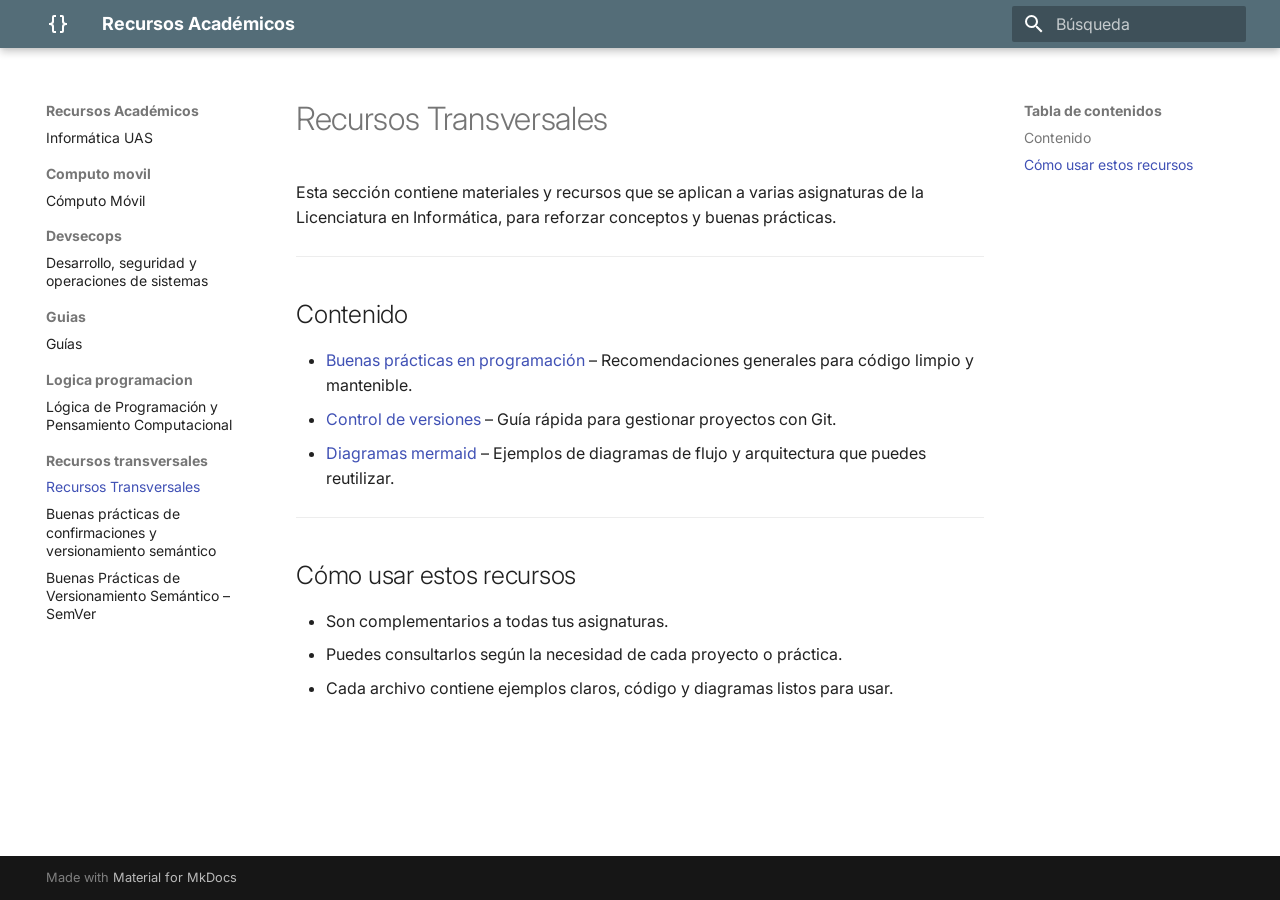
<file: recursos-transversales/index.html>
<!doctype html>
<html lang="es" class="no-js">
  <head>
    
      <meta charset="utf-8">
      <meta name="viewport" content="width=device-width,initial-scale=1">
      
        <meta name="description" content="Materiales y recursos de apoyo">
      
      
        <meta name="author" content="Tu Nombre">
      
      
        <link rel="canonical" href="https://docs.softwarelab.com.mx/recursos-transversales/">
      
      
        <link rel="prev" href="../logica-programacion/">
      
      
        <link rel="next" href="buenas-practicas-commits/">
      
      
        
      
      
      <link rel="icon" href="../assets/images/favicon.png">
      <meta name="generator" content="mkdocs-1.6.1, mkdocs-material-9.7.4">
    
    
      
        <title>Recursos Transversales - Recursos Académicos</title>
      
    
    
      <link rel="stylesheet" href="../assets/stylesheets/main.484c7ddc.min.css">
      
        
        <link rel="stylesheet" href="../assets/stylesheets/palette.ab4e12ef.min.css">
      
      


    
    
      
    
    
      
        
        
        <link rel="preconnect" href="https://fonts.gstatic.com" crossorigin>
        <link rel="stylesheet" href="https://fonts.googleapis.com/css?family=Inter:300,300i,400,400i,700,700i%7CJetBrains+Mono:400,400i,700,700i&display=fallback">
        <style>:root{--md-text-font:"Inter";--md-code-font:"JetBrains Mono"}</style>
      
    
    
    <script>__md_scope=new URL("..",location),__md_hash=e=>[...e].reduce(((e,_)=>(e<<5)-e+_.charCodeAt(0)),0),__md_get=(e,_=localStorage,t=__md_scope)=>JSON.parse(_.getItem(t.pathname+"."+e)),__md_set=(e,_,t=localStorage,a=__md_scope)=>{try{t.setItem(a.pathname+"."+e,JSON.stringify(_))}catch(e){}}</script>
    
      

    
    
  </head>
  
  
    
    
      
    
    
    
    
    <body dir="ltr" data-md-color-scheme="default" data-md-color-primary="blue-grey" data-md-color-accent="cyan">
  
    
    <input class="md-toggle" data-md-toggle="drawer" type="checkbox" id="__drawer" autocomplete="off">
    <input class="md-toggle" data-md-toggle="search" type="checkbox" id="__search" autocomplete="off">
    <label class="md-overlay" for="__drawer"></label>
    <div data-md-component="skip">
      
        
        <a href="#recursos-transversales" class="md-skip">
          Saltar a contenido
        </a>
      
    </div>
    <div data-md-component="announce">
      
    </div>
    
    
      

  

<header class="md-header md-header--shadow" data-md-component="header">
  <nav class="md-header__inner md-grid" aria-label="Cabecera">
    <a href=".." title="Recursos Académicos" class="md-header__button md-logo" aria-label="Recursos Académicos" data-md-component="logo">
      
  
  <svg xmlns="http://www.w3.org/2000/svg" viewBox="0 0 24 24"><path d="M8 3a2 2 0 0 0-2 2v4a2 2 0 0 1-2 2H3v2h1a2 2 0 0 1 2 2v4a2 2 0 0 0 2 2h2v-2H8v-5a2 2 0 0 0-2-2 2 2 0 0 0 2-2V5h2V3m6 0a2 2 0 0 1 2 2v4a2 2 0 0 0 2 2h1v2h-1a2 2 0 0 0-2 2v4a2 2 0 0 1-2 2h-2v-2h2v-5a2 2 0 0 1 2-2 2 2 0 0 1-2-2V5h-2V3z"/></svg>

    </a>
    <label class="md-header__button md-icon" for="__drawer">
      
      <svg xmlns="http://www.w3.org/2000/svg" viewBox="0 0 24 24"><path d="M3 6h18v2H3zm0 5h18v2H3zm0 5h18v2H3z"/></svg>
    </label>
    <div class="md-header__title" data-md-component="header-title">
      <div class="md-header__ellipsis">
        <div class="md-header__topic">
          <span class="md-ellipsis">
            Recursos Académicos
          </span>
        </div>
        <div class="md-header__topic" data-md-component="header-topic">
          <span class="md-ellipsis">
            
              Recursos Transversales
            
          </span>
        </div>
      </div>
    </div>
    
      
        <form class="md-header__option" data-md-component="palette">
  
    
    
    
    <input class="md-option" data-md-color-media="" data-md-color-scheme="default" data-md-color-primary="blue-grey" data-md-color-accent="cyan"  aria-hidden="true"  type="radio" name="__palette" id="__palette_0">
    
  
    
    
    
    <input class="md-option" data-md-color-media="" data-md-color-scheme="slate" data-md-color-primary="blue-grey" data-md-color-accent="cyan"  aria-label="Modo oscuro"  type="radio" name="__palette" id="__palette_1">
    
      <label class="md-header__button md-icon" title="Modo oscuro" for="__palette_0" hidden>
        <svg xmlns="http://www.w3.org/2000/svg" viewBox="0 0 24 24"><path d="m17.75 4.09-2.53 1.94.91 3.06-2.63-1.81-2.63 1.81.91-3.06-2.53-1.94L12.44 4l1.06-3 1.06 3zm3.5 6.91-1.64 1.25.59 1.98-1.7-1.17-1.7 1.17.59-1.98L15.75 11l2.06-.05L18.5 9l.69 1.95zm-2.28 4.95c.83-.08 1.72 1.1 1.19 1.85-.32.45-.66.87-1.08 1.27C15.17 23 8.84 23 4.94 19.07c-3.91-3.9-3.91-10.24 0-14.14.4-.4.82-.76 1.27-1.08.75-.53 1.93.36 1.85 1.19-.27 2.86.69 5.83 2.89 8.02a9.96 9.96 0 0 0 8.02 2.89m-1.64 2.02a12.08 12.08 0 0 1-7.8-3.47c-2.17-2.19-3.33-5-3.49-7.82-2.81 3.14-2.7 7.96.31 10.98 3.02 3.01 7.84 3.12 10.98.31"/></svg>
      </label>
    
  
</form>
      
    
    
      <script>var palette=__md_get("__palette");if(palette&&palette.color){if("(prefers-color-scheme)"===palette.color.media){var media=matchMedia("(prefers-color-scheme: light)"),input=document.querySelector(media.matches?"[data-md-color-media='(prefers-color-scheme: light)']":"[data-md-color-media='(prefers-color-scheme: dark)']");palette.color.media=input.getAttribute("data-md-color-media"),palette.color.scheme=input.getAttribute("data-md-color-scheme"),palette.color.primary=input.getAttribute("data-md-color-primary"),palette.color.accent=input.getAttribute("data-md-color-accent")}for(var[key,value]of Object.entries(palette.color))document.body.setAttribute("data-md-color-"+key,value)}</script>
    
    
    
      
      
        <label class="md-header__button md-icon" for="__search">
          
          <svg xmlns="http://www.w3.org/2000/svg" viewBox="0 0 24 24"><path d="M9.5 3A6.5 6.5 0 0 1 16 9.5c0 1.61-.59 3.09-1.56 4.23l.27.27h.79l5 5-1.5 1.5-5-5v-.79l-.27-.27A6.52 6.52 0 0 1 9.5 16 6.5 6.5 0 0 1 3 9.5 6.5 6.5 0 0 1 9.5 3m0 2C7 5 5 7 5 9.5S7 14 9.5 14 14 12 14 9.5 12 5 9.5 5"/></svg>
        </label>
        <div class="md-search" data-md-component="search" role="dialog">
  <label class="md-search__overlay" for="__search"></label>
  <div class="md-search__inner" role="search">
    <form class="md-search__form" name="search">
      <input type="text" class="md-search__input" name="query" aria-label="Búsqueda" placeholder="Búsqueda" autocapitalize="off" autocorrect="off" autocomplete="off" spellcheck="false" data-md-component="search-query" required>
      <label class="md-search__icon md-icon" for="__search">
        
        <svg xmlns="http://www.w3.org/2000/svg" viewBox="0 0 24 24"><path d="M9.5 3A6.5 6.5 0 0 1 16 9.5c0 1.61-.59 3.09-1.56 4.23l.27.27h.79l5 5-1.5 1.5-5-5v-.79l-.27-.27A6.52 6.52 0 0 1 9.5 16 6.5 6.5 0 0 1 3 9.5 6.5 6.5 0 0 1 9.5 3m0 2C7 5 5 7 5 9.5S7 14 9.5 14 14 12 14 9.5 12 5 9.5 5"/></svg>
        
        <svg xmlns="http://www.w3.org/2000/svg" viewBox="0 0 24 24"><path d="M20 11v2H8l5.5 5.5-1.42 1.42L4.16 12l7.92-7.92L13.5 5.5 8 11z"/></svg>
      </label>
      <nav class="md-search__options" aria-label="Buscar">
        
        <button type="reset" class="md-search__icon md-icon" title="Limpiar" aria-label="Limpiar" tabindex="-1">
          
          <svg xmlns="http://www.w3.org/2000/svg" viewBox="0 0 24 24"><path d="M19 6.41 17.59 5 12 10.59 6.41 5 5 6.41 10.59 12 5 17.59 6.41 19 12 13.41 17.59 19 19 17.59 13.41 12z"/></svg>
        </button>
      </nav>
      
    </form>
    <div class="md-search__output">
      <div class="md-search__scrollwrap" tabindex="0" data-md-scrollfix>
        <div class="md-search-result" data-md-component="search-result">
          <div class="md-search-result__meta">
            Inicializando búsqueda
          </div>
          <ol class="md-search-result__list" role="presentation"></ol>
        </div>
      </div>
    </div>
  </div>
</div>
      
    
    
  </nav>
  
</header>
    
    <div class="md-container" data-md-component="container">
      
      
        
          
        
      
      <main class="md-main" data-md-component="main">
        <div class="md-main__inner md-grid">
          
            
              
              <div class="md-sidebar md-sidebar--primary" data-md-component="sidebar" data-md-type="navigation" >
                <div class="md-sidebar__scrollwrap">
                  <div class="md-sidebar__inner">
                    



<nav class="md-nav md-nav--primary" aria-label="Navegación" data-md-level="0">
  <label class="md-nav__title" for="__drawer">
    <a href=".." title="Recursos Académicos" class="md-nav__button md-logo" aria-label="Recursos Académicos" data-md-component="logo">
      
  
  <svg xmlns="http://www.w3.org/2000/svg" viewBox="0 0 24 24"><path d="M8 3a2 2 0 0 0-2 2v4a2 2 0 0 1-2 2H3v2h1a2 2 0 0 1 2 2v4a2 2 0 0 0 2 2h2v-2H8v-5a2 2 0 0 0-2-2 2 2 0 0 0 2-2V5h2V3m6 0a2 2 0 0 1 2 2v4a2 2 0 0 0 2 2h1v2h-1a2 2 0 0 0-2 2v4a2 2 0 0 1-2 2h-2v-2h2v-5a2 2 0 0 1 2-2 2 2 0 0 1-2-2V5h-2V3z"/></svg>

    </a>
    Recursos Académicos
  </label>
  
  <ul class="md-nav__list" data-md-scrollfix>
    
      
      
  
  
  
  
    <li class="md-nav__item">
      <a href=".." class="md-nav__link">
        
  
  
  <span class="md-ellipsis">
    
  
    Informática UAS
  

    
  </span>
  
  

      </a>
    </li>
  

    
      
      
  
  
  
  
    
    
    
    
      
        
        
      
    
    
    <li class="md-nav__item md-nav__item--section md-nav__item--nested">
      
        
        
        <input class="md-nav__toggle md-toggle " type="checkbox" id="__nav_2" >
        
          
          <label class="md-nav__link" for="__nav_2" id="__nav_2_label" tabindex="">
            
  
  
  <span class="md-ellipsis">
    
  
    Computo movil
  

    
  </span>
  
  

            <span class="md-nav__icon md-icon"></span>
          </label>
        
        <nav class="md-nav" data-md-level="1" aria-labelledby="__nav_2_label" aria-expanded="false">
          <label class="md-nav__title" for="__nav_2">
            <span class="md-nav__icon md-icon"></span>
            
  
    Computo movil
  

          </label>
          <ul class="md-nav__list" data-md-scrollfix>
            
              
                
  
  
  
  
    <li class="md-nav__item">
      <a href="../computo-movil/" class="md-nav__link">
        
  
  
  <span class="md-ellipsis">
    
  
    Cómputo Móvil
  

    
  </span>
  
  

      </a>
    </li>
  

              
            
          </ul>
        </nav>
      
    </li>
  

    
      
      
  
  
  
  
    
    
    
    
      
        
        
      
    
    
    <li class="md-nav__item md-nav__item--section md-nav__item--nested">
      
        
        
        <input class="md-nav__toggle md-toggle " type="checkbox" id="__nav_3" >
        
          
          <label class="md-nav__link" for="__nav_3" id="__nav_3_label" tabindex="">
            
  
  
  <span class="md-ellipsis">
    
  
    Devsecops
  

    
  </span>
  
  

            <span class="md-nav__icon md-icon"></span>
          </label>
        
        <nav class="md-nav" data-md-level="1" aria-labelledby="__nav_3_label" aria-expanded="false">
          <label class="md-nav__title" for="__nav_3">
            <span class="md-nav__icon md-icon"></span>
            
  
    Devsecops
  

          </label>
          <ul class="md-nav__list" data-md-scrollfix>
            
              
                
  
  
  
  
    <li class="md-nav__item">
      <a href="../devsecops/" class="md-nav__link">
        
  
  
  <span class="md-ellipsis">
    
  
    Desarrollo, seguridad y operaciones de sistemas
  

    
  </span>
  
  

      </a>
    </li>
  

              
            
          </ul>
        </nav>
      
    </li>
  

    
      
      
  
  
  
  
    
    
    
    
      
        
        
      
    
    
    <li class="md-nav__item md-nav__item--section md-nav__item--nested">
      
        
        
        <input class="md-nav__toggle md-toggle " type="checkbox" id="__nav_4" >
        
          
          <label class="md-nav__link" for="__nav_4" id="__nav_4_label" tabindex="">
            
  
  
  <span class="md-ellipsis">
    
  
    Guias
  

    
  </span>
  
  

            <span class="md-nav__icon md-icon"></span>
          </label>
        
        <nav class="md-nav" data-md-level="1" aria-labelledby="__nav_4_label" aria-expanded="false">
          <label class="md-nav__title" for="__nav_4">
            <span class="md-nav__icon md-icon"></span>
            
  
    Guias
  

          </label>
          <ul class="md-nav__list" data-md-scrollfix>
            
              
                
  
  
  
  
    <li class="md-nav__item">
      <a href="../guias/" class="md-nav__link">
        
  
  
  <span class="md-ellipsis">
    
  
    Guías
  

    
  </span>
  
  

      </a>
    </li>
  

              
            
          </ul>
        </nav>
      
    </li>
  

    
      
      
  
  
  
  
    
    
    
    
      
        
        
      
    
    
    <li class="md-nav__item md-nav__item--section md-nav__item--nested">
      
        
        
        <input class="md-nav__toggle md-toggle " type="checkbox" id="__nav_5" >
        
          
          <label class="md-nav__link" for="__nav_5" id="__nav_5_label" tabindex="">
            
  
  
  <span class="md-ellipsis">
    
  
    Logica programacion
  

    
  </span>
  
  

            <span class="md-nav__icon md-icon"></span>
          </label>
        
        <nav class="md-nav" data-md-level="1" aria-labelledby="__nav_5_label" aria-expanded="false">
          <label class="md-nav__title" for="__nav_5">
            <span class="md-nav__icon md-icon"></span>
            
  
    Logica programacion
  

          </label>
          <ul class="md-nav__list" data-md-scrollfix>
            
              
                
  
  
  
  
    <li class="md-nav__item">
      <a href="../logica-programacion/" class="md-nav__link">
        
  
  
  <span class="md-ellipsis">
    
  
    Lógica de Programación y Pensamiento Computacional
  

    
  </span>
  
  

      </a>
    </li>
  

              
            
          </ul>
        </nav>
      
    </li>
  

    
      
      
  
  
    
  
  
  
    
    
    
    
      
        
        
      
    
    
    <li class="md-nav__item md-nav__item--active md-nav__item--section md-nav__item--nested">
      
        
        
        <input class="md-nav__toggle md-toggle " type="checkbox" id="__nav_6" checked>
        
          
          <label class="md-nav__link" for="__nav_6" id="__nav_6_label" tabindex="">
            
  
  
  <span class="md-ellipsis">
    
  
    Recursos transversales
  

    
  </span>
  
  

            <span class="md-nav__icon md-icon"></span>
          </label>
        
        <nav class="md-nav" data-md-level="1" aria-labelledby="__nav_6_label" aria-expanded="true">
          <label class="md-nav__title" for="__nav_6">
            <span class="md-nav__icon md-icon"></span>
            
  
    Recursos transversales
  

          </label>
          <ul class="md-nav__list" data-md-scrollfix>
            
              
                
  
  
    
  
  
  
    <li class="md-nav__item md-nav__item--active">
      
      <input class="md-nav__toggle md-toggle" type="checkbox" id="__toc">
      
      
        
      
      
        <label class="md-nav__link md-nav__link--active" for="__toc">
          
  
  
  <span class="md-ellipsis">
    
  
    Recursos Transversales
  

    
  </span>
  
  

          <span class="md-nav__icon md-icon"></span>
        </label>
      
      <a href="./" class="md-nav__link md-nav__link--active">
        
  
  
  <span class="md-ellipsis">
    
  
    Recursos Transversales
  

    
  </span>
  
  

      </a>
      
        

<nav class="md-nav md-nav--secondary" aria-label="Tabla de contenidos">
  
  
  
    
  
  
    <label class="md-nav__title" for="__toc">
      <span class="md-nav__icon md-icon"></span>
      Tabla de contenidos
    </label>
    <ul class="md-nav__list" data-md-component="toc" data-md-scrollfix>
      
        <li class="md-nav__item">
  <a href="#contenido" class="md-nav__link">
    <span class="md-ellipsis">
      
        Contenido
      
    </span>
  </a>
  
</li>
      
        <li class="md-nav__item">
  <a href="#como-usar-estos-recursos" class="md-nav__link">
    <span class="md-ellipsis">
      
        Cómo usar estos recursos
      
    </span>
  </a>
  
</li>
      
    </ul>
  
</nav>
      
    </li>
  

              
            
              
                
  
  
  
  
    <li class="md-nav__item">
      <a href="buenas-practicas-commits/" class="md-nav__link">
        
  
  
  <span class="md-ellipsis">
    
  
    Buenas prácticas de confirmaciones y versionamiento semántico
  

    
  </span>
  
  

      </a>
    </li>
  

              
            
              
                
  
  
  
  
    <li class="md-nav__item">
      <a href="versionamiento-semantico/" class="md-nav__link">
        
  
  
  <span class="md-ellipsis">
    
  
    Buenas Prácticas de Versionamiento Semántico – SemVer
  

    
  </span>
  
  

      </a>
    </li>
  

              
            
          </ul>
        </nav>
      
    </li>
  

    
  </ul>
</nav>
                  </div>
                </div>
              </div>
            
            
              
              <div class="md-sidebar md-sidebar--secondary" data-md-component="sidebar" data-md-type="toc" >
                <div class="md-sidebar__scrollwrap">
                  <div class="md-sidebar__inner">
                    

<nav class="md-nav md-nav--secondary" aria-label="Tabla de contenidos">
  
  
  
    
  
  
    <label class="md-nav__title" for="__toc">
      <span class="md-nav__icon md-icon"></span>
      Tabla de contenidos
    </label>
    <ul class="md-nav__list" data-md-component="toc" data-md-scrollfix>
      
        <li class="md-nav__item">
  <a href="#contenido" class="md-nav__link">
    <span class="md-ellipsis">
      
        Contenido
      
    </span>
  </a>
  
</li>
      
        <li class="md-nav__item">
  <a href="#como-usar-estos-recursos" class="md-nav__link">
    <span class="md-ellipsis">
      
        Cómo usar estos recursos
      
    </span>
  </a>
  
</li>
      
    </ul>
  
</nav>
                  </div>
                </div>
              </div>
            
          
          
            <div class="md-content" data-md-component="content">
              
              <article class="md-content__inner md-typeset">
                
                  



<h1 id="recursos-transversales">Recursos Transversales<a class="headerlink" href="#recursos-transversales" title="Permanent link">&para;</a></h1>
<p>Esta sección contiene materiales y recursos que se aplican a varias asignaturas de la Licenciatura en Informática, para reforzar conceptos y buenas prácticas.</p>
<hr />
<h2 id="contenido">Contenido<a class="headerlink" href="#contenido" title="Permanent link">&para;</a></h2>
<ul>
<li><a href="buenas-practicas.md">Buenas prácticas en programación</a> – Recomendaciones generales para código limpio y mantenible.</li>
<li><a href="control-versiones.md">Control de versiones</a> – Guía rápida para gestionar proyectos con Git.</li>
<li><a href="diagramas-mermaid.md">Diagramas mermaid</a> – Ejemplos de diagramas de flujo y arquitectura que puedes reutilizar.</li>
</ul>
<hr />
<h2 id="como-usar-estos-recursos">Cómo usar estos recursos<a class="headerlink" href="#como-usar-estos-recursos" title="Permanent link">&para;</a></h2>
<ul>
<li>Son complementarios a todas tus asignaturas.</li>
<li>Puedes consultarlos según la necesidad de cada proyecto o práctica.</li>
<li>Cada archivo contiene ejemplos claros, código y diagramas listos para usar.</li>
</ul>












                
              </article>
            </div>
          
          
<script>var target=document.getElementById(location.hash.slice(1));target&&target.name&&(target.checked=target.name.startsWith("__tabbed_"))</script>
        </div>
        
          <button type="button" class="md-top md-icon" data-md-component="top" hidden>
  
  <svg xmlns="http://www.w3.org/2000/svg" viewBox="0 0 24 24"><path d="M13 20h-2V8l-5.5 5.5-1.42-1.42L12 4.16l7.92 7.92-1.42 1.42L13 8z"/></svg>
  Volver al principio
</button>
        
      </main>
      
        <footer class="md-footer">
  
  <div class="md-footer-meta md-typeset">
    <div class="md-footer-meta__inner md-grid">
      <div class="md-copyright">
  
  
    Made with
    <a href="https://squidfunk.github.io/mkdocs-material/" target="_blank" rel="noopener">
      Material for MkDocs
    </a>
  
</div>
      
    </div>
  </div>
</footer>
      
    </div>
    <div class="md-dialog" data-md-component="dialog">
      <div class="md-dialog__inner md-typeset"></div>
    </div>
    
    
    
      
      
      <script id="__config" type="application/json">{"annotate": null, "base": "..", "features": ["navigation.top", "content.code.copy", "search.highlight", "navigation.sections"], "search": "../assets/javascripts/workers/search.2c215733.min.js", "tags": null, "translations": {"clipboard.copied": "Copiado al portapapeles", "clipboard.copy": "Copiar al portapapeles", "search.result.more.one": "1 m\u00e1s en esta p\u00e1gina", "search.result.more.other": "# m\u00e1s en esta p\u00e1gina", "search.result.none": "No se encontraron documentos", "search.result.one": "1 documento encontrado", "search.result.other": "# documentos encontrados", "search.result.placeholder": "Teclee para comenzar b\u00fasqueda", "search.result.term.missing": "Falta", "select.version": "Seleccionar versi\u00f3n"}, "version": null}</script>
    
    
      <script src="../assets/javascripts/bundle.79ae519e.min.js"></script>
      
    
  </body>
</html>
</file>
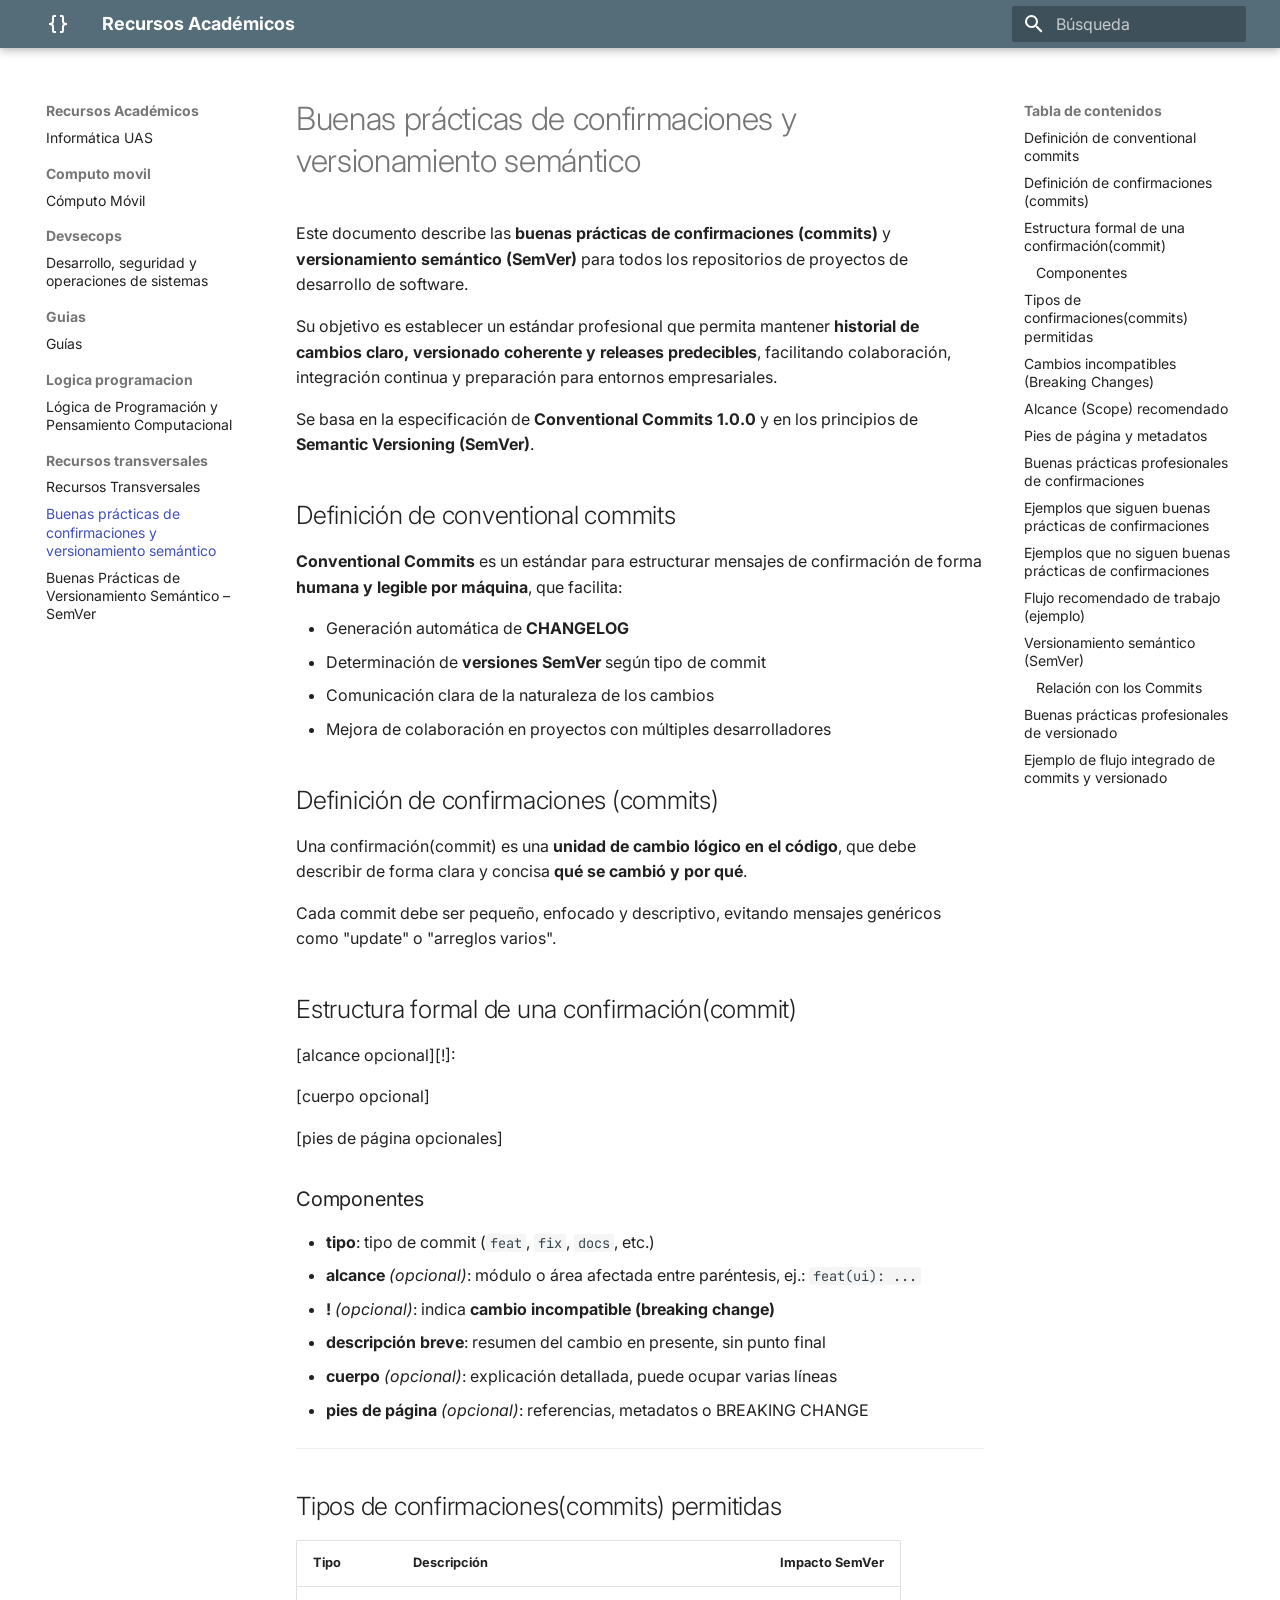
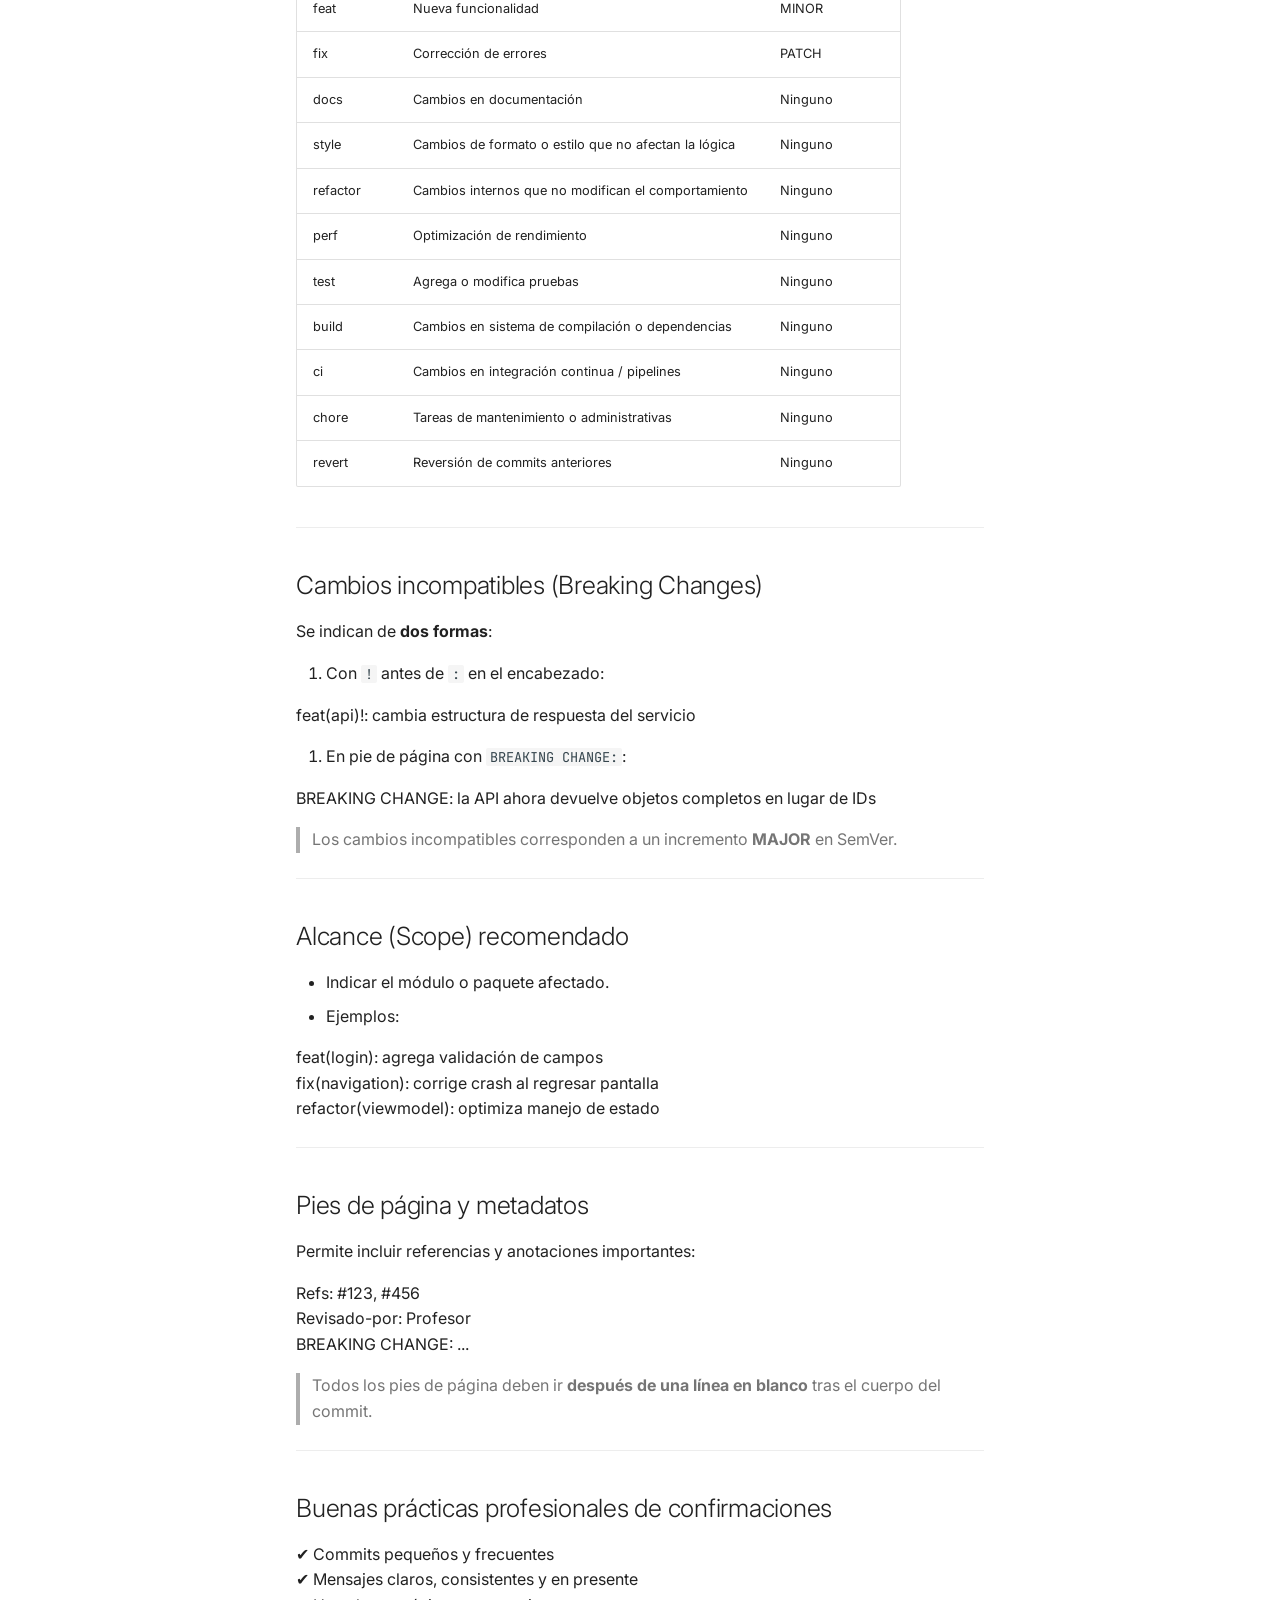
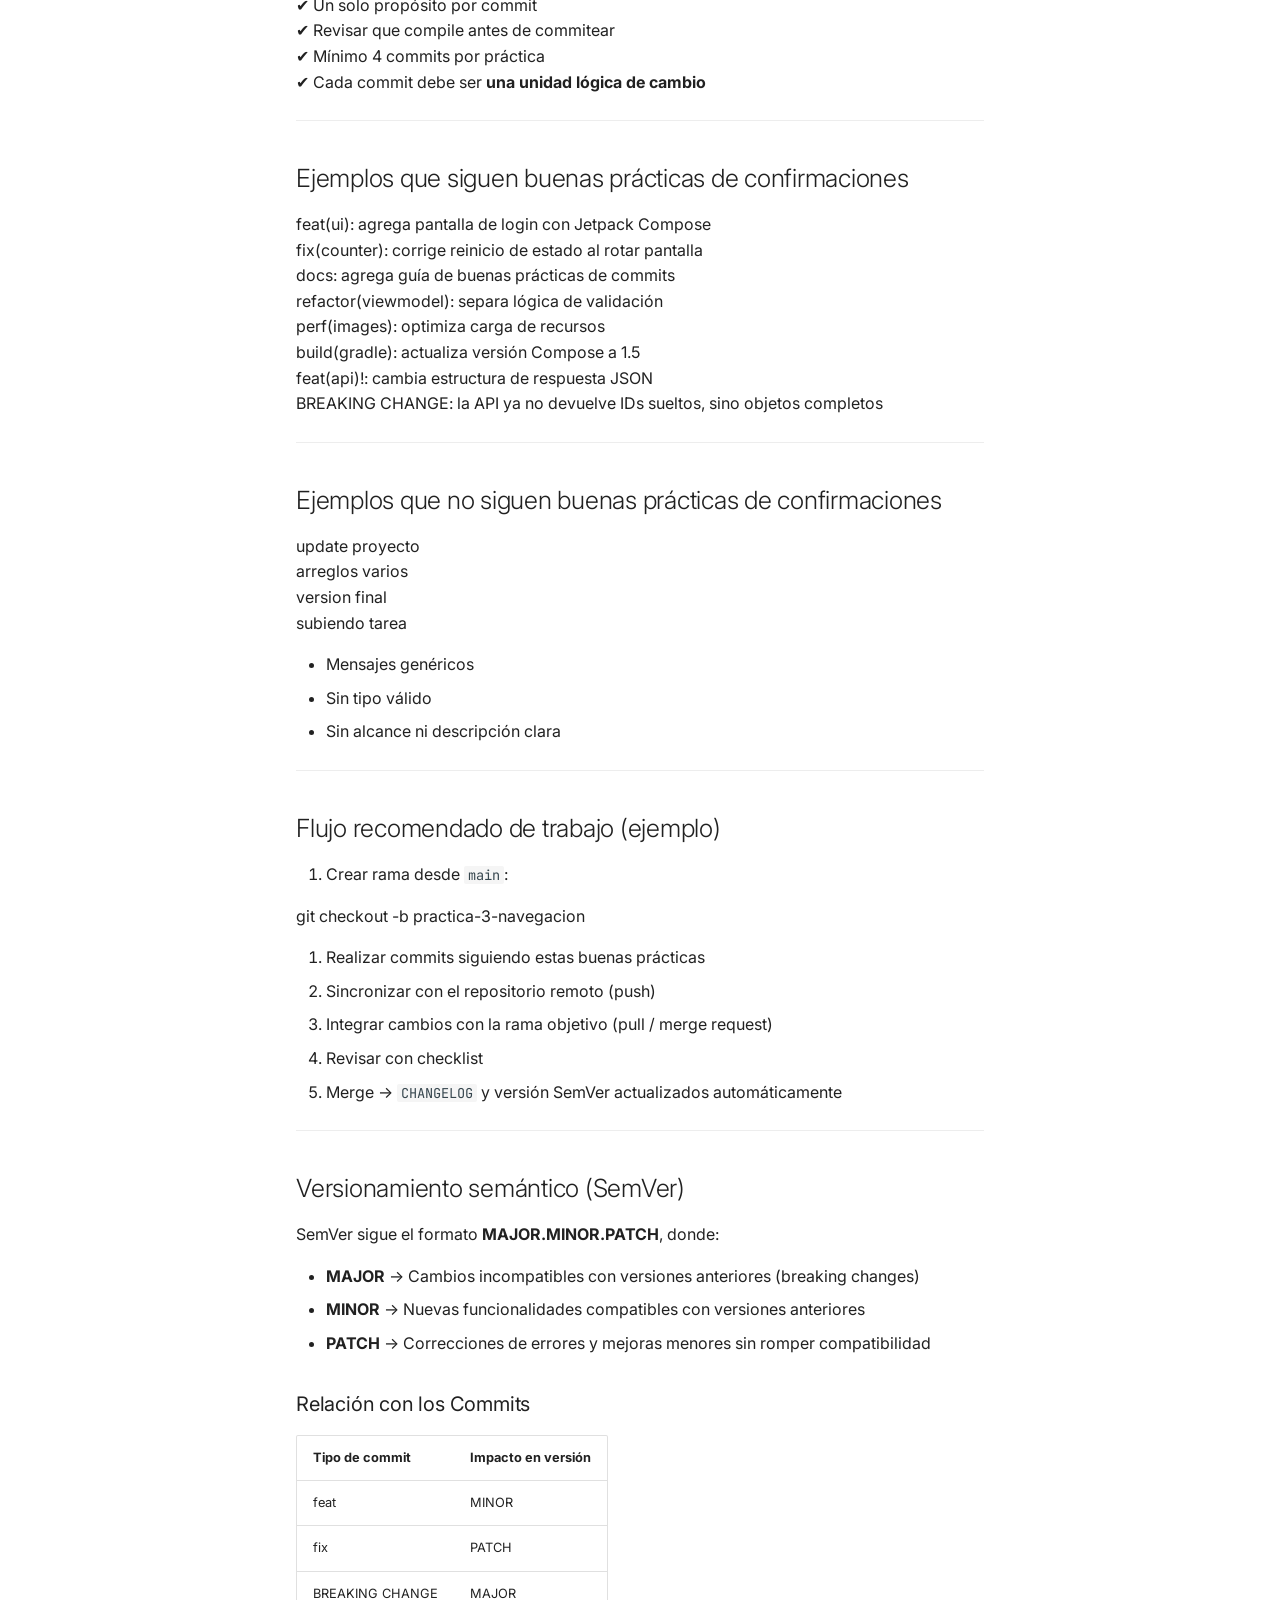
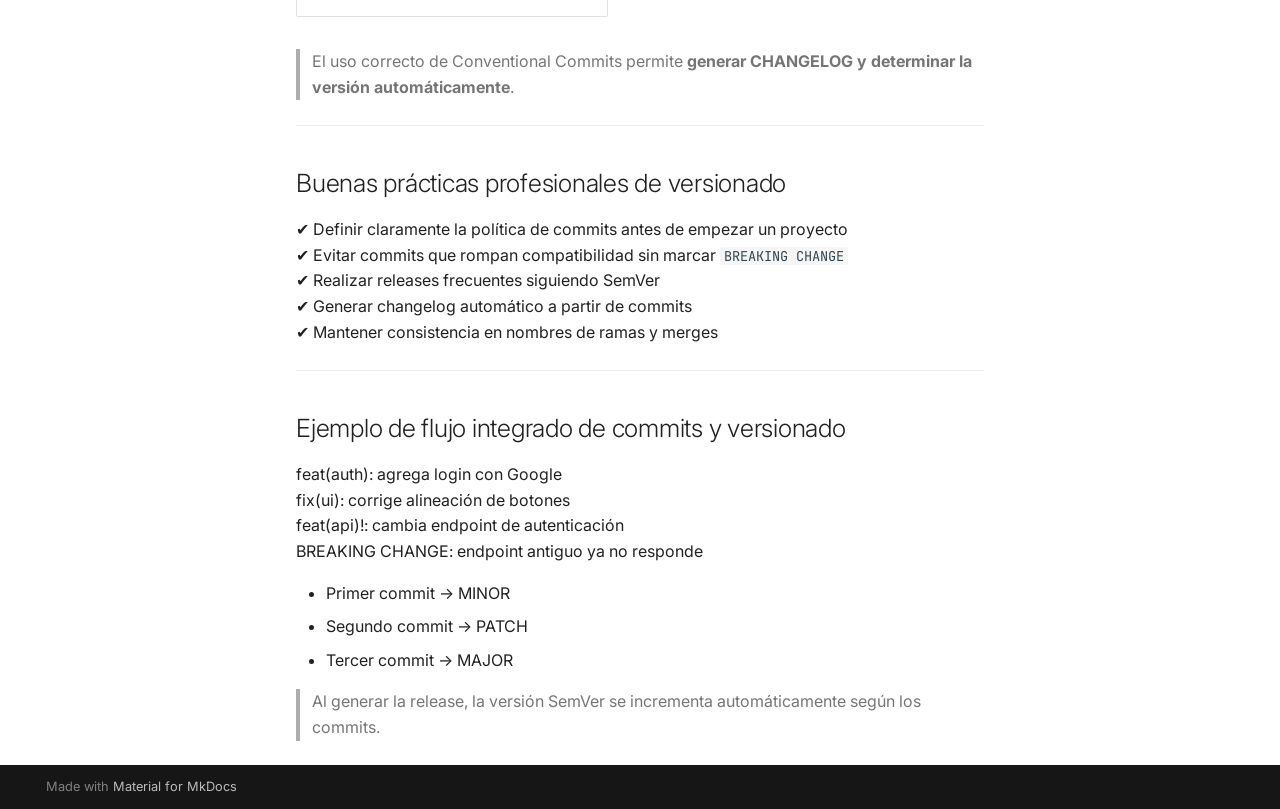
<file: recursos-transversales/buenas-practicas-commits/index.html>
<!doctype html>
<html lang="es" class="no-js">
  <head>
    
      <meta charset="utf-8">
      <meta name="viewport" content="width=device-width,initial-scale=1">
      
        <meta name="description" content="Materiales y recursos de apoyo">
      
      
        <meta name="author" content="Tu Nombre">
      
      
        <link rel="canonical" href="https://docs.softwarelab.com.mx/recursos-transversales/buenas-practicas-commits/">
      
      
        <link rel="prev" href="../">
      
      
        <link rel="next" href="../versionamiento-semantico/">
      
      
        
      
      
      <link rel="icon" href="../../assets/images/favicon.png">
      <meta name="generator" content="mkdocs-1.6.1, mkdocs-material-9.7.4">
    
    
      
        <title>Buenas prácticas de confirmaciones y versionamiento semántico - Recursos Académicos</title>
      
    
    
      <link rel="stylesheet" href="../../assets/stylesheets/main.484c7ddc.min.css">
      
        
        <link rel="stylesheet" href="../../assets/stylesheets/palette.ab4e12ef.min.css">
      
      


    
    
      
    
    
      
        
        
        <link rel="preconnect" href="https://fonts.gstatic.com" crossorigin>
        <link rel="stylesheet" href="https://fonts.googleapis.com/css?family=Inter:300,300i,400,400i,700,700i%7CJetBrains+Mono:400,400i,700,700i&display=fallback">
        <style>:root{--md-text-font:"Inter";--md-code-font:"JetBrains Mono"}</style>
      
    
    
    <script>__md_scope=new URL("../..",location),__md_hash=e=>[...e].reduce(((e,_)=>(e<<5)-e+_.charCodeAt(0)),0),__md_get=(e,_=localStorage,t=__md_scope)=>JSON.parse(_.getItem(t.pathname+"."+e)),__md_set=(e,_,t=localStorage,a=__md_scope)=>{try{t.setItem(a.pathname+"."+e,JSON.stringify(_))}catch(e){}}</script>
    
      

    
    
  </head>
  
  
    
    
      
    
    
    
    
    <body dir="ltr" data-md-color-scheme="default" data-md-color-primary="blue-grey" data-md-color-accent="cyan">
  
    
    <input class="md-toggle" data-md-toggle="drawer" type="checkbox" id="__drawer" autocomplete="off">
    <input class="md-toggle" data-md-toggle="search" type="checkbox" id="__search" autocomplete="off">
    <label class="md-overlay" for="__drawer"></label>
    <div data-md-component="skip">
      
        
        <a href="#buenas-practicas-de-confirmaciones-y-versionamiento-semantico" class="md-skip">
          Saltar a contenido
        </a>
      
    </div>
    <div data-md-component="announce">
      
    </div>
    
    
      

  

<header class="md-header md-header--shadow" data-md-component="header">
  <nav class="md-header__inner md-grid" aria-label="Cabecera">
    <a href="../.." title="Recursos Académicos" class="md-header__button md-logo" aria-label="Recursos Académicos" data-md-component="logo">
      
  
  <svg xmlns="http://www.w3.org/2000/svg" viewBox="0 0 24 24"><path d="M8 3a2 2 0 0 0-2 2v4a2 2 0 0 1-2 2H3v2h1a2 2 0 0 1 2 2v4a2 2 0 0 0 2 2h2v-2H8v-5a2 2 0 0 0-2-2 2 2 0 0 0 2-2V5h2V3m6 0a2 2 0 0 1 2 2v4a2 2 0 0 0 2 2h1v2h-1a2 2 0 0 0-2 2v4a2 2 0 0 1-2 2h-2v-2h2v-5a2 2 0 0 1 2-2 2 2 0 0 1-2-2V5h-2V3z"/></svg>

    </a>
    <label class="md-header__button md-icon" for="__drawer">
      
      <svg xmlns="http://www.w3.org/2000/svg" viewBox="0 0 24 24"><path d="M3 6h18v2H3zm0 5h18v2H3zm0 5h18v2H3z"/></svg>
    </label>
    <div class="md-header__title" data-md-component="header-title">
      <div class="md-header__ellipsis">
        <div class="md-header__topic">
          <span class="md-ellipsis">
            Recursos Académicos
          </span>
        </div>
        <div class="md-header__topic" data-md-component="header-topic">
          <span class="md-ellipsis">
            
              Buenas prácticas de confirmaciones y versionamiento semántico
            
          </span>
        </div>
      </div>
    </div>
    
      
        <form class="md-header__option" data-md-component="palette">
  
    
    
    
    <input class="md-option" data-md-color-media="" data-md-color-scheme="default" data-md-color-primary="blue-grey" data-md-color-accent="cyan"  aria-hidden="true"  type="radio" name="__palette" id="__palette_0">
    
  
    
    
    
    <input class="md-option" data-md-color-media="" data-md-color-scheme="slate" data-md-color-primary="blue-grey" data-md-color-accent="cyan"  aria-label="Modo oscuro"  type="radio" name="__palette" id="__palette_1">
    
      <label class="md-header__button md-icon" title="Modo oscuro" for="__palette_0" hidden>
        <svg xmlns="http://www.w3.org/2000/svg" viewBox="0 0 24 24"><path d="m17.75 4.09-2.53 1.94.91 3.06-2.63-1.81-2.63 1.81.91-3.06-2.53-1.94L12.44 4l1.06-3 1.06 3zm3.5 6.91-1.64 1.25.59 1.98-1.7-1.17-1.7 1.17.59-1.98L15.75 11l2.06-.05L18.5 9l.69 1.95zm-2.28 4.95c.83-.08 1.72 1.1 1.19 1.85-.32.45-.66.87-1.08 1.27C15.17 23 8.84 23 4.94 19.07c-3.91-3.9-3.91-10.24 0-14.14.4-.4.82-.76 1.27-1.08.75-.53 1.93.36 1.85 1.19-.27 2.86.69 5.83 2.89 8.02a9.96 9.96 0 0 0 8.02 2.89m-1.64 2.02a12.08 12.08 0 0 1-7.8-3.47c-2.17-2.19-3.33-5-3.49-7.82-2.81 3.14-2.7 7.96.31 10.98 3.02 3.01 7.84 3.12 10.98.31"/></svg>
      </label>
    
  
</form>
      
    
    
      <script>var palette=__md_get("__palette");if(palette&&palette.color){if("(prefers-color-scheme)"===palette.color.media){var media=matchMedia("(prefers-color-scheme: light)"),input=document.querySelector(media.matches?"[data-md-color-media='(prefers-color-scheme: light)']":"[data-md-color-media='(prefers-color-scheme: dark)']");palette.color.media=input.getAttribute("data-md-color-media"),palette.color.scheme=input.getAttribute("data-md-color-scheme"),palette.color.primary=input.getAttribute("data-md-color-primary"),palette.color.accent=input.getAttribute("data-md-color-accent")}for(var[key,value]of Object.entries(palette.color))document.body.setAttribute("data-md-color-"+key,value)}</script>
    
    
    
      
      
        <label class="md-header__button md-icon" for="__search">
          
          <svg xmlns="http://www.w3.org/2000/svg" viewBox="0 0 24 24"><path d="M9.5 3A6.5 6.5 0 0 1 16 9.5c0 1.61-.59 3.09-1.56 4.23l.27.27h.79l5 5-1.5 1.5-5-5v-.79l-.27-.27A6.52 6.52 0 0 1 9.5 16 6.5 6.5 0 0 1 3 9.5 6.5 6.5 0 0 1 9.5 3m0 2C7 5 5 7 5 9.5S7 14 9.5 14 14 12 14 9.5 12 5 9.5 5"/></svg>
        </label>
        <div class="md-search" data-md-component="search" role="dialog">
  <label class="md-search__overlay" for="__search"></label>
  <div class="md-search__inner" role="search">
    <form class="md-search__form" name="search">
      <input type="text" class="md-search__input" name="query" aria-label="Búsqueda" placeholder="Búsqueda" autocapitalize="off" autocorrect="off" autocomplete="off" spellcheck="false" data-md-component="search-query" required>
      <label class="md-search__icon md-icon" for="__search">
        
        <svg xmlns="http://www.w3.org/2000/svg" viewBox="0 0 24 24"><path d="M9.5 3A6.5 6.5 0 0 1 16 9.5c0 1.61-.59 3.09-1.56 4.23l.27.27h.79l5 5-1.5 1.5-5-5v-.79l-.27-.27A6.52 6.52 0 0 1 9.5 16 6.5 6.5 0 0 1 3 9.5 6.5 6.5 0 0 1 9.5 3m0 2C7 5 5 7 5 9.5S7 14 9.5 14 14 12 14 9.5 12 5 9.5 5"/></svg>
        
        <svg xmlns="http://www.w3.org/2000/svg" viewBox="0 0 24 24"><path d="M20 11v2H8l5.5 5.5-1.42 1.42L4.16 12l7.92-7.92L13.5 5.5 8 11z"/></svg>
      </label>
      <nav class="md-search__options" aria-label="Buscar">
        
        <button type="reset" class="md-search__icon md-icon" title="Limpiar" aria-label="Limpiar" tabindex="-1">
          
          <svg xmlns="http://www.w3.org/2000/svg" viewBox="0 0 24 24"><path d="M19 6.41 17.59 5 12 10.59 6.41 5 5 6.41 10.59 12 5 17.59 6.41 19 12 13.41 17.59 19 19 17.59 13.41 12z"/></svg>
        </button>
      </nav>
      
    </form>
    <div class="md-search__output">
      <div class="md-search__scrollwrap" tabindex="0" data-md-scrollfix>
        <div class="md-search-result" data-md-component="search-result">
          <div class="md-search-result__meta">
            Inicializando búsqueda
          </div>
          <ol class="md-search-result__list" role="presentation"></ol>
        </div>
      </div>
    </div>
  </div>
</div>
      
    
    
  </nav>
  
</header>
    
    <div class="md-container" data-md-component="container">
      
      
        
          
        
      
      <main class="md-main" data-md-component="main">
        <div class="md-main__inner md-grid">
          
            
              
              <div class="md-sidebar md-sidebar--primary" data-md-component="sidebar" data-md-type="navigation" >
                <div class="md-sidebar__scrollwrap">
                  <div class="md-sidebar__inner">
                    



<nav class="md-nav md-nav--primary" aria-label="Navegación" data-md-level="0">
  <label class="md-nav__title" for="__drawer">
    <a href="../.." title="Recursos Académicos" class="md-nav__button md-logo" aria-label="Recursos Académicos" data-md-component="logo">
      
  
  <svg xmlns="http://www.w3.org/2000/svg" viewBox="0 0 24 24"><path d="M8 3a2 2 0 0 0-2 2v4a2 2 0 0 1-2 2H3v2h1a2 2 0 0 1 2 2v4a2 2 0 0 0 2 2h2v-2H8v-5a2 2 0 0 0-2-2 2 2 0 0 0 2-2V5h2V3m6 0a2 2 0 0 1 2 2v4a2 2 0 0 0 2 2h1v2h-1a2 2 0 0 0-2 2v4a2 2 0 0 1-2 2h-2v-2h2v-5a2 2 0 0 1 2-2 2 2 0 0 1-2-2V5h-2V3z"/></svg>

    </a>
    Recursos Académicos
  </label>
  
  <ul class="md-nav__list" data-md-scrollfix>
    
      
      
  
  
  
  
    <li class="md-nav__item">
      <a href="../.." class="md-nav__link">
        
  
  
  <span class="md-ellipsis">
    
  
    Informática UAS
  

    
  </span>
  
  

      </a>
    </li>
  

    
      
      
  
  
  
  
    
    
    
    
      
        
        
      
    
    
    <li class="md-nav__item md-nav__item--section md-nav__item--nested">
      
        
        
        <input class="md-nav__toggle md-toggle " type="checkbox" id="__nav_2" >
        
          
          <label class="md-nav__link" for="__nav_2" id="__nav_2_label" tabindex="">
            
  
  
  <span class="md-ellipsis">
    
  
    Computo movil
  

    
  </span>
  
  

            <span class="md-nav__icon md-icon"></span>
          </label>
        
        <nav class="md-nav" data-md-level="1" aria-labelledby="__nav_2_label" aria-expanded="false">
          <label class="md-nav__title" for="__nav_2">
            <span class="md-nav__icon md-icon"></span>
            
  
    Computo movil
  

          </label>
          <ul class="md-nav__list" data-md-scrollfix>
            
              
                
  
  
  
  
    <li class="md-nav__item">
      <a href="../../computo-movil/" class="md-nav__link">
        
  
  
  <span class="md-ellipsis">
    
  
    Cómputo Móvil
  

    
  </span>
  
  

      </a>
    </li>
  

              
            
          </ul>
        </nav>
      
    </li>
  

    
      
      
  
  
  
  
    
    
    
    
      
        
        
      
    
    
    <li class="md-nav__item md-nav__item--section md-nav__item--nested">
      
        
        
        <input class="md-nav__toggle md-toggle " type="checkbox" id="__nav_3" >
        
          
          <label class="md-nav__link" for="__nav_3" id="__nav_3_label" tabindex="">
            
  
  
  <span class="md-ellipsis">
    
  
    Devsecops
  

    
  </span>
  
  

            <span class="md-nav__icon md-icon"></span>
          </label>
        
        <nav class="md-nav" data-md-level="1" aria-labelledby="__nav_3_label" aria-expanded="false">
          <label class="md-nav__title" for="__nav_3">
            <span class="md-nav__icon md-icon"></span>
            
  
    Devsecops
  

          </label>
          <ul class="md-nav__list" data-md-scrollfix>
            
              
                
  
  
  
  
    <li class="md-nav__item">
      <a href="../../devsecops/" class="md-nav__link">
        
  
  
  <span class="md-ellipsis">
    
  
    Desarrollo, seguridad y operaciones de sistemas
  

    
  </span>
  
  

      </a>
    </li>
  

              
            
          </ul>
        </nav>
      
    </li>
  

    
      
      
  
  
  
  
    
    
    
    
      
        
        
      
    
    
    <li class="md-nav__item md-nav__item--section md-nav__item--nested">
      
        
        
        <input class="md-nav__toggle md-toggle " type="checkbox" id="__nav_4" >
        
          
          <label class="md-nav__link" for="__nav_4" id="__nav_4_label" tabindex="">
            
  
  
  <span class="md-ellipsis">
    
  
    Guias
  

    
  </span>
  
  

            <span class="md-nav__icon md-icon"></span>
          </label>
        
        <nav class="md-nav" data-md-level="1" aria-labelledby="__nav_4_label" aria-expanded="false">
          <label class="md-nav__title" for="__nav_4">
            <span class="md-nav__icon md-icon"></span>
            
  
    Guias
  

          </label>
          <ul class="md-nav__list" data-md-scrollfix>
            
              
                
  
  
  
  
    <li class="md-nav__item">
      <a href="../../guias/" class="md-nav__link">
        
  
  
  <span class="md-ellipsis">
    
  
    Guías
  

    
  </span>
  
  

      </a>
    </li>
  

              
            
          </ul>
        </nav>
      
    </li>
  

    
      
      
  
  
  
  
    
    
    
    
      
        
        
      
    
    
    <li class="md-nav__item md-nav__item--section md-nav__item--nested">
      
        
        
        <input class="md-nav__toggle md-toggle " type="checkbox" id="__nav_5" >
        
          
          <label class="md-nav__link" for="__nav_5" id="__nav_5_label" tabindex="">
            
  
  
  <span class="md-ellipsis">
    
  
    Logica programacion
  

    
  </span>
  
  

            <span class="md-nav__icon md-icon"></span>
          </label>
        
        <nav class="md-nav" data-md-level="1" aria-labelledby="__nav_5_label" aria-expanded="false">
          <label class="md-nav__title" for="__nav_5">
            <span class="md-nav__icon md-icon"></span>
            
  
    Logica programacion
  

          </label>
          <ul class="md-nav__list" data-md-scrollfix>
            
              
                
  
  
  
  
    <li class="md-nav__item">
      <a href="../../logica-programacion/" class="md-nav__link">
        
  
  
  <span class="md-ellipsis">
    
  
    Lógica de Programación y Pensamiento Computacional
  

    
  </span>
  
  

      </a>
    </li>
  

              
            
          </ul>
        </nav>
      
    </li>
  

    
      
      
  
  
    
  
  
  
    
    
    
    
      
        
        
      
    
    
    <li class="md-nav__item md-nav__item--active md-nav__item--section md-nav__item--nested">
      
        
        
        <input class="md-nav__toggle md-toggle " type="checkbox" id="__nav_6" checked>
        
          
          <label class="md-nav__link" for="__nav_6" id="__nav_6_label" tabindex="">
            
  
  
  <span class="md-ellipsis">
    
  
    Recursos transversales
  

    
  </span>
  
  

            <span class="md-nav__icon md-icon"></span>
          </label>
        
        <nav class="md-nav" data-md-level="1" aria-labelledby="__nav_6_label" aria-expanded="true">
          <label class="md-nav__title" for="__nav_6">
            <span class="md-nav__icon md-icon"></span>
            
  
    Recursos transversales
  

          </label>
          <ul class="md-nav__list" data-md-scrollfix>
            
              
                
  
  
  
  
    <li class="md-nav__item">
      <a href="../" class="md-nav__link">
        
  
  
  <span class="md-ellipsis">
    
  
    Recursos Transversales
  

    
  </span>
  
  

      </a>
    </li>
  

              
            
              
                
  
  
    
  
  
  
    <li class="md-nav__item md-nav__item--active">
      
      <input class="md-nav__toggle md-toggle" type="checkbox" id="__toc">
      
      
        
      
      
        <label class="md-nav__link md-nav__link--active" for="__toc">
          
  
  
  <span class="md-ellipsis">
    
  
    Buenas prácticas de confirmaciones y versionamiento semántico
  

    
  </span>
  
  

          <span class="md-nav__icon md-icon"></span>
        </label>
      
      <a href="./" class="md-nav__link md-nav__link--active">
        
  
  
  <span class="md-ellipsis">
    
  
    Buenas prácticas de confirmaciones y versionamiento semántico
  

    
  </span>
  
  

      </a>
      
        

<nav class="md-nav md-nav--secondary" aria-label="Tabla de contenidos">
  
  
  
    
  
  
    <label class="md-nav__title" for="__toc">
      <span class="md-nav__icon md-icon"></span>
      Tabla de contenidos
    </label>
    <ul class="md-nav__list" data-md-component="toc" data-md-scrollfix>
      
        <li class="md-nav__item">
  <a href="#definicion-de-conventional-commits" class="md-nav__link">
    <span class="md-ellipsis">
      
        Definición de conventional commits
      
    </span>
  </a>
  
</li>
      
        <li class="md-nav__item">
  <a href="#definicion-de-confirmaciones-commits" class="md-nav__link">
    <span class="md-ellipsis">
      
        Definición de confirmaciones (commits)
      
    </span>
  </a>
  
</li>
      
        <li class="md-nav__item">
  <a href="#estructura-formal-de-una-confirmacioncommit" class="md-nav__link">
    <span class="md-ellipsis">
      
        Estructura formal de una confirmación(commit)
      
    </span>
  </a>
  
    <nav class="md-nav" aria-label="Estructura formal de una confirmación(commit)">
      <ul class="md-nav__list">
        
          <li class="md-nav__item">
  <a href="#componentes" class="md-nav__link">
    <span class="md-ellipsis">
      
        Componentes
      
    </span>
  </a>
  
</li>
        
      </ul>
    </nav>
  
</li>
      
        <li class="md-nav__item">
  <a href="#tipos-de-confirmacionescommits-permitidas" class="md-nav__link">
    <span class="md-ellipsis">
      
        Tipos de confirmaciones(commits) permitidas
      
    </span>
  </a>
  
</li>
      
        <li class="md-nav__item">
  <a href="#cambios-incompatibles-breaking-changes" class="md-nav__link">
    <span class="md-ellipsis">
      
        Cambios incompatibles (Breaking Changes)
      
    </span>
  </a>
  
</li>
      
        <li class="md-nav__item">
  <a href="#alcance-scope-recomendado" class="md-nav__link">
    <span class="md-ellipsis">
      
        Alcance (Scope) recomendado
      
    </span>
  </a>
  
</li>
      
        <li class="md-nav__item">
  <a href="#pies-de-pagina-y-metadatos" class="md-nav__link">
    <span class="md-ellipsis">
      
        Pies de página y metadatos
      
    </span>
  </a>
  
</li>
      
        <li class="md-nav__item">
  <a href="#buenas-practicas-profesionales-de-confirmaciones" class="md-nav__link">
    <span class="md-ellipsis">
      
        Buenas prácticas profesionales de confirmaciones
      
    </span>
  </a>
  
</li>
      
        <li class="md-nav__item">
  <a href="#ejemplos-que-siguen-buenas-practicas-de-confirmaciones" class="md-nav__link">
    <span class="md-ellipsis">
      
        Ejemplos que siguen buenas prácticas de confirmaciones
      
    </span>
  </a>
  
</li>
      
        <li class="md-nav__item">
  <a href="#ejemplos-que-no-siguen-buenas-practicas-de-confirmaciones" class="md-nav__link">
    <span class="md-ellipsis">
      
        Ejemplos que no siguen buenas prácticas de confirmaciones
      
    </span>
  </a>
  
</li>
      
        <li class="md-nav__item">
  <a href="#flujo-recomendado-de-trabajo-ejemplo" class="md-nav__link">
    <span class="md-ellipsis">
      
        Flujo recomendado de trabajo (ejemplo)
      
    </span>
  </a>
  
</li>
      
        <li class="md-nav__item">
  <a href="#versionamiento-semantico-semver" class="md-nav__link">
    <span class="md-ellipsis">
      
        Versionamiento semántico (SemVer)
      
    </span>
  </a>
  
    <nav class="md-nav" aria-label="Versionamiento semántico (SemVer)">
      <ul class="md-nav__list">
        
          <li class="md-nav__item">
  <a href="#relacion-con-los-commits" class="md-nav__link">
    <span class="md-ellipsis">
      
        Relación con los Commits
      
    </span>
  </a>
  
</li>
        
      </ul>
    </nav>
  
</li>
      
        <li class="md-nav__item">
  <a href="#buenas-practicas-profesionales-de-versionado" class="md-nav__link">
    <span class="md-ellipsis">
      
        Buenas prácticas profesionales de versionado
      
    </span>
  </a>
  
</li>
      
        <li class="md-nav__item">
  <a href="#ejemplo-de-flujo-integrado-de-commits-y-versionado" class="md-nav__link">
    <span class="md-ellipsis">
      
        Ejemplo de flujo integrado de commits y versionado
      
    </span>
  </a>
  
</li>
      
    </ul>
  
</nav>
      
    </li>
  

              
            
              
                
  
  
  
  
    <li class="md-nav__item">
      <a href="../versionamiento-semantico/" class="md-nav__link">
        
  
  
  <span class="md-ellipsis">
    
  
    Buenas Prácticas de Versionamiento Semántico – SemVer
  

    
  </span>
  
  

      </a>
    </li>
  

              
            
          </ul>
        </nav>
      
    </li>
  

    
  </ul>
</nav>
                  </div>
                </div>
              </div>
            
            
              
              <div class="md-sidebar md-sidebar--secondary" data-md-component="sidebar" data-md-type="toc" >
                <div class="md-sidebar__scrollwrap">
                  <div class="md-sidebar__inner">
                    

<nav class="md-nav md-nav--secondary" aria-label="Tabla de contenidos">
  
  
  
    
  
  
    <label class="md-nav__title" for="__toc">
      <span class="md-nav__icon md-icon"></span>
      Tabla de contenidos
    </label>
    <ul class="md-nav__list" data-md-component="toc" data-md-scrollfix>
      
        <li class="md-nav__item">
  <a href="#definicion-de-conventional-commits" class="md-nav__link">
    <span class="md-ellipsis">
      
        Definición de conventional commits
      
    </span>
  </a>
  
</li>
      
        <li class="md-nav__item">
  <a href="#definicion-de-confirmaciones-commits" class="md-nav__link">
    <span class="md-ellipsis">
      
        Definición de confirmaciones (commits)
      
    </span>
  </a>
  
</li>
      
        <li class="md-nav__item">
  <a href="#estructura-formal-de-una-confirmacioncommit" class="md-nav__link">
    <span class="md-ellipsis">
      
        Estructura formal de una confirmación(commit)
      
    </span>
  </a>
  
    <nav class="md-nav" aria-label="Estructura formal de una confirmación(commit)">
      <ul class="md-nav__list">
        
          <li class="md-nav__item">
  <a href="#componentes" class="md-nav__link">
    <span class="md-ellipsis">
      
        Componentes
      
    </span>
  </a>
  
</li>
        
      </ul>
    </nav>
  
</li>
      
        <li class="md-nav__item">
  <a href="#tipos-de-confirmacionescommits-permitidas" class="md-nav__link">
    <span class="md-ellipsis">
      
        Tipos de confirmaciones(commits) permitidas
      
    </span>
  </a>
  
</li>
      
        <li class="md-nav__item">
  <a href="#cambios-incompatibles-breaking-changes" class="md-nav__link">
    <span class="md-ellipsis">
      
        Cambios incompatibles (Breaking Changes)
      
    </span>
  </a>
  
</li>
      
        <li class="md-nav__item">
  <a href="#alcance-scope-recomendado" class="md-nav__link">
    <span class="md-ellipsis">
      
        Alcance (Scope) recomendado
      
    </span>
  </a>
  
</li>
      
        <li class="md-nav__item">
  <a href="#pies-de-pagina-y-metadatos" class="md-nav__link">
    <span class="md-ellipsis">
      
        Pies de página y metadatos
      
    </span>
  </a>
  
</li>
      
        <li class="md-nav__item">
  <a href="#buenas-practicas-profesionales-de-confirmaciones" class="md-nav__link">
    <span class="md-ellipsis">
      
        Buenas prácticas profesionales de confirmaciones
      
    </span>
  </a>
  
</li>
      
        <li class="md-nav__item">
  <a href="#ejemplos-que-siguen-buenas-practicas-de-confirmaciones" class="md-nav__link">
    <span class="md-ellipsis">
      
        Ejemplos que siguen buenas prácticas de confirmaciones
      
    </span>
  </a>
  
</li>
      
        <li class="md-nav__item">
  <a href="#ejemplos-que-no-siguen-buenas-practicas-de-confirmaciones" class="md-nav__link">
    <span class="md-ellipsis">
      
        Ejemplos que no siguen buenas prácticas de confirmaciones
      
    </span>
  </a>
  
</li>
      
        <li class="md-nav__item">
  <a href="#flujo-recomendado-de-trabajo-ejemplo" class="md-nav__link">
    <span class="md-ellipsis">
      
        Flujo recomendado de trabajo (ejemplo)
      
    </span>
  </a>
  
</li>
      
        <li class="md-nav__item">
  <a href="#versionamiento-semantico-semver" class="md-nav__link">
    <span class="md-ellipsis">
      
        Versionamiento semántico (SemVer)
      
    </span>
  </a>
  
    <nav class="md-nav" aria-label="Versionamiento semántico (SemVer)">
      <ul class="md-nav__list">
        
          <li class="md-nav__item">
  <a href="#relacion-con-los-commits" class="md-nav__link">
    <span class="md-ellipsis">
      
        Relación con los Commits
      
    </span>
  </a>
  
</li>
        
      </ul>
    </nav>
  
</li>
      
        <li class="md-nav__item">
  <a href="#buenas-practicas-profesionales-de-versionado" class="md-nav__link">
    <span class="md-ellipsis">
      
        Buenas prácticas profesionales de versionado
      
    </span>
  </a>
  
</li>
      
        <li class="md-nav__item">
  <a href="#ejemplo-de-flujo-integrado-de-commits-y-versionado" class="md-nav__link">
    <span class="md-ellipsis">
      
        Ejemplo de flujo integrado de commits y versionado
      
    </span>
  </a>
  
</li>
      
    </ul>
  
</nav>
                  </div>
                </div>
              </div>
            
          
          
            <div class="md-content" data-md-component="content">
              
              <article class="md-content__inner md-typeset">
                
                  



<h1 id="buenas-practicas-de-confirmaciones-y-versionamiento-semantico">Buenas prácticas de confirmaciones y versionamiento semántico<a class="headerlink" href="#buenas-practicas-de-confirmaciones-y-versionamiento-semantico" title="Permanent link">&para;</a></h1>
<p>Este documento describe las <strong>buenas prácticas de confirmaciones (commits)</strong> y <strong>versionamiento semántico (SemVer)</strong> para todos los repositorios de proyectos de desarrollo de software.</p>
<p>Su objetivo es establecer un estándar profesional que permita mantener <strong>historial de cambios claro, versionado coherente y releases predecibles</strong>, facilitando colaboración, integración continua y preparación para entornos empresariales. </p>
<p>Se basa en la especificación de <strong>Conventional Commits 1.0.0</strong> y en los principios de <strong>Semantic Versioning (SemVer)</strong>.</p>
<h2 id="definicion-de-conventional-commits">Definición de conventional commits<a class="headerlink" href="#definicion-de-conventional-commits" title="Permanent link">&para;</a></h2>
<p><strong>Conventional Commits</strong> es un estándar para estructurar mensajes de confirmación de forma <strong>humana y legible por máquina</strong>, que facilita:</p>
<ul>
<li>Generación automática de <strong>CHANGELOG</strong>  </li>
<li>Determinación de <strong>versiones SemVer</strong> según tipo de commit  </li>
<li>Comunicación clara de la naturaleza de los cambios  </li>
<li>Mejora de colaboración en proyectos con múltiples desarrolladores  </li>
</ul>
<h2 id="definicion-de-confirmaciones-commits">Definición de confirmaciones (commits)<a class="headerlink" href="#definicion-de-confirmaciones-commits" title="Permanent link">&para;</a></h2>
<p>Una confirmación(commit) es una <strong>unidad de cambio lógico en el código</strong>, que debe describir de forma clara y concisa <strong>qué se cambió y por qué</strong>.  </p>
<p>Cada commit debe ser pequeño, enfocado y descriptivo, evitando mensajes genéricos como "update" o "arreglos varios".</p>
<h2 id="estructura-formal-de-una-confirmacioncommit">Estructura formal de una confirmación(commit)<a class="headerlink" href="#estructura-formal-de-una-confirmacioncommit" title="Permanent link">&para;</a></h2>
<p><tipo>[alcance opcional][!]: <descripción breve></p>
<p>[cuerpo opcional]</p>
<p>[pies de página opcionales]</p>
<h3 id="componentes">Componentes<a class="headerlink" href="#componentes" title="Permanent link">&para;</a></h3>
<ul>
<li><strong>tipo</strong>: tipo de commit (<code>feat</code>, <code>fix</code>, <code>docs</code>, etc.)</li>
<li><strong>alcance</strong> <em>(opcional)</em>: módulo o área afectada entre paréntesis, ej.: <code>feat(ui): ...</code></li>
<li><strong>!</strong> <em>(opcional)</em>: indica <strong>cambio incompatible (breaking change)</strong></li>
<li><strong>descripción breve</strong>: resumen del cambio en presente, sin punto final</li>
<li><strong>cuerpo</strong> <em>(opcional)</em>: explicación detallada, puede ocupar varias líneas</li>
<li><strong>pies de página</strong> <em>(opcional)</em>: referencias, metadatos o BREAKING CHANGE</li>
</ul>
<hr />
<h2 id="tipos-de-confirmacionescommits-permitidas">Tipos de confirmaciones(commits) permitidas<a class="headerlink" href="#tipos-de-confirmacionescommits-permitidas" title="Permanent link">&para;</a></h2>
<table>
<thead>
<tr>
<th>Tipo</th>
<th>Descripción</th>
<th>Impacto SemVer</th>
</tr>
</thead>
<tbody>
<tr>
<td>feat</td>
<td>Nueva funcionalidad</td>
<td>MINOR</td>
</tr>
<tr>
<td>fix</td>
<td>Corrección de errores</td>
<td>PATCH</td>
</tr>
<tr>
<td>docs</td>
<td>Cambios en documentación</td>
<td>Ninguno</td>
</tr>
<tr>
<td>style</td>
<td>Cambios de formato o estilo que no afectan la lógica</td>
<td>Ninguno</td>
</tr>
<tr>
<td>refactor</td>
<td>Cambios internos que no modifican el comportamiento</td>
<td>Ninguno</td>
</tr>
<tr>
<td>perf</td>
<td>Optimización de rendimiento</td>
<td>Ninguno</td>
</tr>
<tr>
<td>test</td>
<td>Agrega o modifica pruebas</td>
<td>Ninguno</td>
</tr>
<tr>
<td>build</td>
<td>Cambios en sistema de compilación o dependencias</td>
<td>Ninguno</td>
</tr>
<tr>
<td>ci</td>
<td>Cambios en integración continua / pipelines</td>
<td>Ninguno</td>
</tr>
<tr>
<td>chore</td>
<td>Tareas de mantenimiento o administrativas</td>
<td>Ninguno</td>
</tr>
<tr>
<td>revert</td>
<td>Reversión de commits anteriores</td>
<td>Ninguno</td>
</tr>
</tbody>
</table>
<hr />
<h2 id="cambios-incompatibles-breaking-changes">Cambios incompatibles (Breaking Changes)<a class="headerlink" href="#cambios-incompatibles-breaking-changes" title="Permanent link">&para;</a></h2>
<p>Se indican de <strong>dos formas</strong>:</p>
<ol>
<li>Con <code>!</code> antes de <code>:</code> en el encabezado:</li>
</ol>
<p>feat(api)!: cambia estructura de respuesta del servicio</p>
<ol>
<li>En pie de página con <code>BREAKING CHANGE:</code>:</li>
</ol>
<p>BREAKING CHANGE: la API ahora devuelve objetos completos en lugar de IDs</p>
<blockquote>
<p>Los cambios incompatibles corresponden a un incremento <strong>MAJOR</strong> en SemVer.</p>
</blockquote>
<hr />
<h2 id="alcance-scope-recomendado">Alcance (Scope) recomendado<a class="headerlink" href="#alcance-scope-recomendado" title="Permanent link">&para;</a></h2>
<ul>
<li>Indicar el módulo o paquete afectado.</li>
<li>Ejemplos:</li>
</ul>
<p>feat(login): agrega validación de campos<br />
fix(navigation): corrige crash al regresar pantalla<br />
refactor(viewmodel): optimiza manejo de estado</p>
<hr />
<h2 id="pies-de-pagina-y-metadatos">Pies de página y metadatos<a class="headerlink" href="#pies-de-pagina-y-metadatos" title="Permanent link">&para;</a></h2>
<p>Permite incluir referencias y anotaciones importantes:</p>
<p>Refs: #123, #456<br />
Revisado-por: Profesor<br />
BREAKING CHANGE: ...</p>
<blockquote>
<p>Todos los pies de página deben ir <strong>después de una línea en blanco</strong> tras el cuerpo del commit.</p>
</blockquote>
<hr />
<h2 id="buenas-practicas-profesionales-de-confirmaciones">Buenas prácticas profesionales de confirmaciones<a class="headerlink" href="#buenas-practicas-profesionales-de-confirmaciones" title="Permanent link">&para;</a></h2>
<p>✔ Commits pequeños y frecuentes<br />
✔ Mensajes claros, consistentes y en presente<br />
✔ Un solo propósito por commit<br />
✔ Revisar que compile antes de commitear<br />
✔ Mínimo 4 commits por práctica<br />
✔ Cada commit debe ser <strong>una unidad lógica de cambio</strong></p>
<hr />
<h2 id="ejemplos-que-siguen-buenas-practicas-de-confirmaciones">Ejemplos que siguen buenas prácticas de confirmaciones<a class="headerlink" href="#ejemplos-que-siguen-buenas-practicas-de-confirmaciones" title="Permanent link">&para;</a></h2>
<p>feat(ui): agrega pantalla de login con Jetpack Compose<br />
fix(counter): corrige reinicio de estado al rotar pantalla<br />
docs: agrega guía de buenas prácticas de commits<br />
refactor(viewmodel): separa lógica de validación<br />
perf(images): optimiza carga de recursos<br />
build(gradle): actualiza versión Compose a 1.5<br />
feat(api)!: cambia estructura de respuesta JSON<br />
BREAKING CHANGE: la API ya no devuelve IDs sueltos, sino objetos completos</p>
<hr />
<h2 id="ejemplos-que-no-siguen-buenas-practicas-de-confirmaciones">Ejemplos que no siguen buenas prácticas de confirmaciones<a class="headerlink" href="#ejemplos-que-no-siguen-buenas-practicas-de-confirmaciones" title="Permanent link">&para;</a></h2>
<p>update proyecto<br />
arreglos varios<br />
version final<br />
subiendo tarea</p>
<ul>
<li>Mensajes genéricos  </li>
<li>Sin tipo válido  </li>
<li>Sin alcance ni descripción clara  </li>
</ul>
<hr />
<h2 id="flujo-recomendado-de-trabajo-ejemplo">Flujo recomendado de trabajo (ejemplo)<a class="headerlink" href="#flujo-recomendado-de-trabajo-ejemplo" title="Permanent link">&para;</a></h2>
<ol>
<li>Crear rama desde <code>main</code>:</li>
</ol>
<p>git checkout -b practica-3-navegacion</p>
<ol>
<li>Realizar commits siguiendo estas buenas prácticas  </li>
<li>Sincronizar con el repositorio remoto (push)  </li>
<li>Integrar cambios con la rama objetivo (pull / merge request) </li>
<li>Revisar con checklist  </li>
<li>Merge → <code>CHANGELOG</code> y versión SemVer actualizados automáticamente</li>
</ol>
<hr />
<h2 id="versionamiento-semantico-semver">Versionamiento semántico (SemVer)<a class="headerlink" href="#versionamiento-semantico-semver" title="Permanent link">&para;</a></h2>
<p>SemVer sigue el formato <strong>MAJOR.MINOR.PATCH</strong>, donde:</p>
<ul>
<li><strong>MAJOR</strong> → Cambios incompatibles con versiones anteriores (breaking changes)  </li>
<li><strong>MINOR</strong> → Nuevas funcionalidades compatibles con versiones anteriores  </li>
<li><strong>PATCH</strong> → Correcciones de errores y mejoras menores sin romper compatibilidad</li>
</ul>
<h3 id="relacion-con-los-commits">Relación con los Commits<a class="headerlink" href="#relacion-con-los-commits" title="Permanent link">&para;</a></h3>
<table>
<thead>
<tr>
<th>Tipo de commit</th>
<th>Impacto en versión</th>
</tr>
</thead>
<tbody>
<tr>
<td>feat</td>
<td>MINOR</td>
</tr>
<tr>
<td>fix</td>
<td>PATCH</td>
</tr>
<tr>
<td>BREAKING CHANGE</td>
<td>MAJOR</td>
</tr>
</tbody>
</table>
<blockquote>
<p>El uso correcto de Conventional Commits permite <strong>generar CHANGELOG y determinar la versión automáticamente</strong>.</p>
</blockquote>
<hr />
<h2 id="buenas-practicas-profesionales-de-versionado">Buenas prácticas profesionales de versionado<a class="headerlink" href="#buenas-practicas-profesionales-de-versionado" title="Permanent link">&para;</a></h2>
<p>✔ Definir claramente la política de commits antes de empezar un proyecto<br />
✔ Evitar commits que rompan compatibilidad sin marcar <code>BREAKING CHANGE</code><br />
✔ Realizar releases frecuentes siguiendo SemVer<br />
✔ Generar changelog automático a partir de commits<br />
✔ Mantener consistencia en nombres de ramas y merges</p>
<hr />
<h2 id="ejemplo-de-flujo-integrado-de-commits-y-versionado">Ejemplo de flujo integrado de commits y versionado<a class="headerlink" href="#ejemplo-de-flujo-integrado-de-commits-y-versionado" title="Permanent link">&para;</a></h2>
<p>feat(auth): agrega login con Google<br />
fix(ui): corrige alineación de botones<br />
feat(api)!: cambia endpoint de autenticación<br />
BREAKING CHANGE: endpoint antiguo ya no responde</p>
<ul>
<li>Primer commit → MINOR  </li>
<li>Segundo commit → PATCH  </li>
<li>Tercer commit → MAJOR  </li>
</ul>
<blockquote>
<p>Al generar la release, la versión SemVer se incrementa automáticamente según los commits.</p>
</blockquote>












                
              </article>
            </div>
          
          
<script>var target=document.getElementById(location.hash.slice(1));target&&target.name&&(target.checked=target.name.startsWith("__tabbed_"))</script>
        </div>
        
          <button type="button" class="md-top md-icon" data-md-component="top" hidden>
  
  <svg xmlns="http://www.w3.org/2000/svg" viewBox="0 0 24 24"><path d="M13 20h-2V8l-5.5 5.5-1.42-1.42L12 4.16l7.92 7.92-1.42 1.42L13 8z"/></svg>
  Volver al principio
</button>
        
      </main>
      
        <footer class="md-footer">
  
  <div class="md-footer-meta md-typeset">
    <div class="md-footer-meta__inner md-grid">
      <div class="md-copyright">
  
  
    Made with
    <a href="https://squidfunk.github.io/mkdocs-material/" target="_blank" rel="noopener">
      Material for MkDocs
    </a>
  
</div>
      
    </div>
  </div>
</footer>
      
    </div>
    <div class="md-dialog" data-md-component="dialog">
      <div class="md-dialog__inner md-typeset"></div>
    </div>
    
    
    
      
      
      <script id="__config" type="application/json">{"annotate": null, "base": "../..", "features": ["navigation.top", "content.code.copy", "search.highlight", "navigation.sections"], "search": "../../assets/javascripts/workers/search.2c215733.min.js", "tags": null, "translations": {"clipboard.copied": "Copiado al portapapeles", "clipboard.copy": "Copiar al portapapeles", "search.result.more.one": "1 m\u00e1s en esta p\u00e1gina", "search.result.more.other": "# m\u00e1s en esta p\u00e1gina", "search.result.none": "No se encontraron documentos", "search.result.one": "1 documento encontrado", "search.result.other": "# documentos encontrados", "search.result.placeholder": "Teclee para comenzar b\u00fasqueda", "search.result.term.missing": "Falta", "select.version": "Seleccionar versi\u00f3n"}, "version": null}</script>
    
    
      <script src="../../assets/javascripts/bundle.79ae519e.min.js"></script>
      
    
  </body>
</html>
</file>
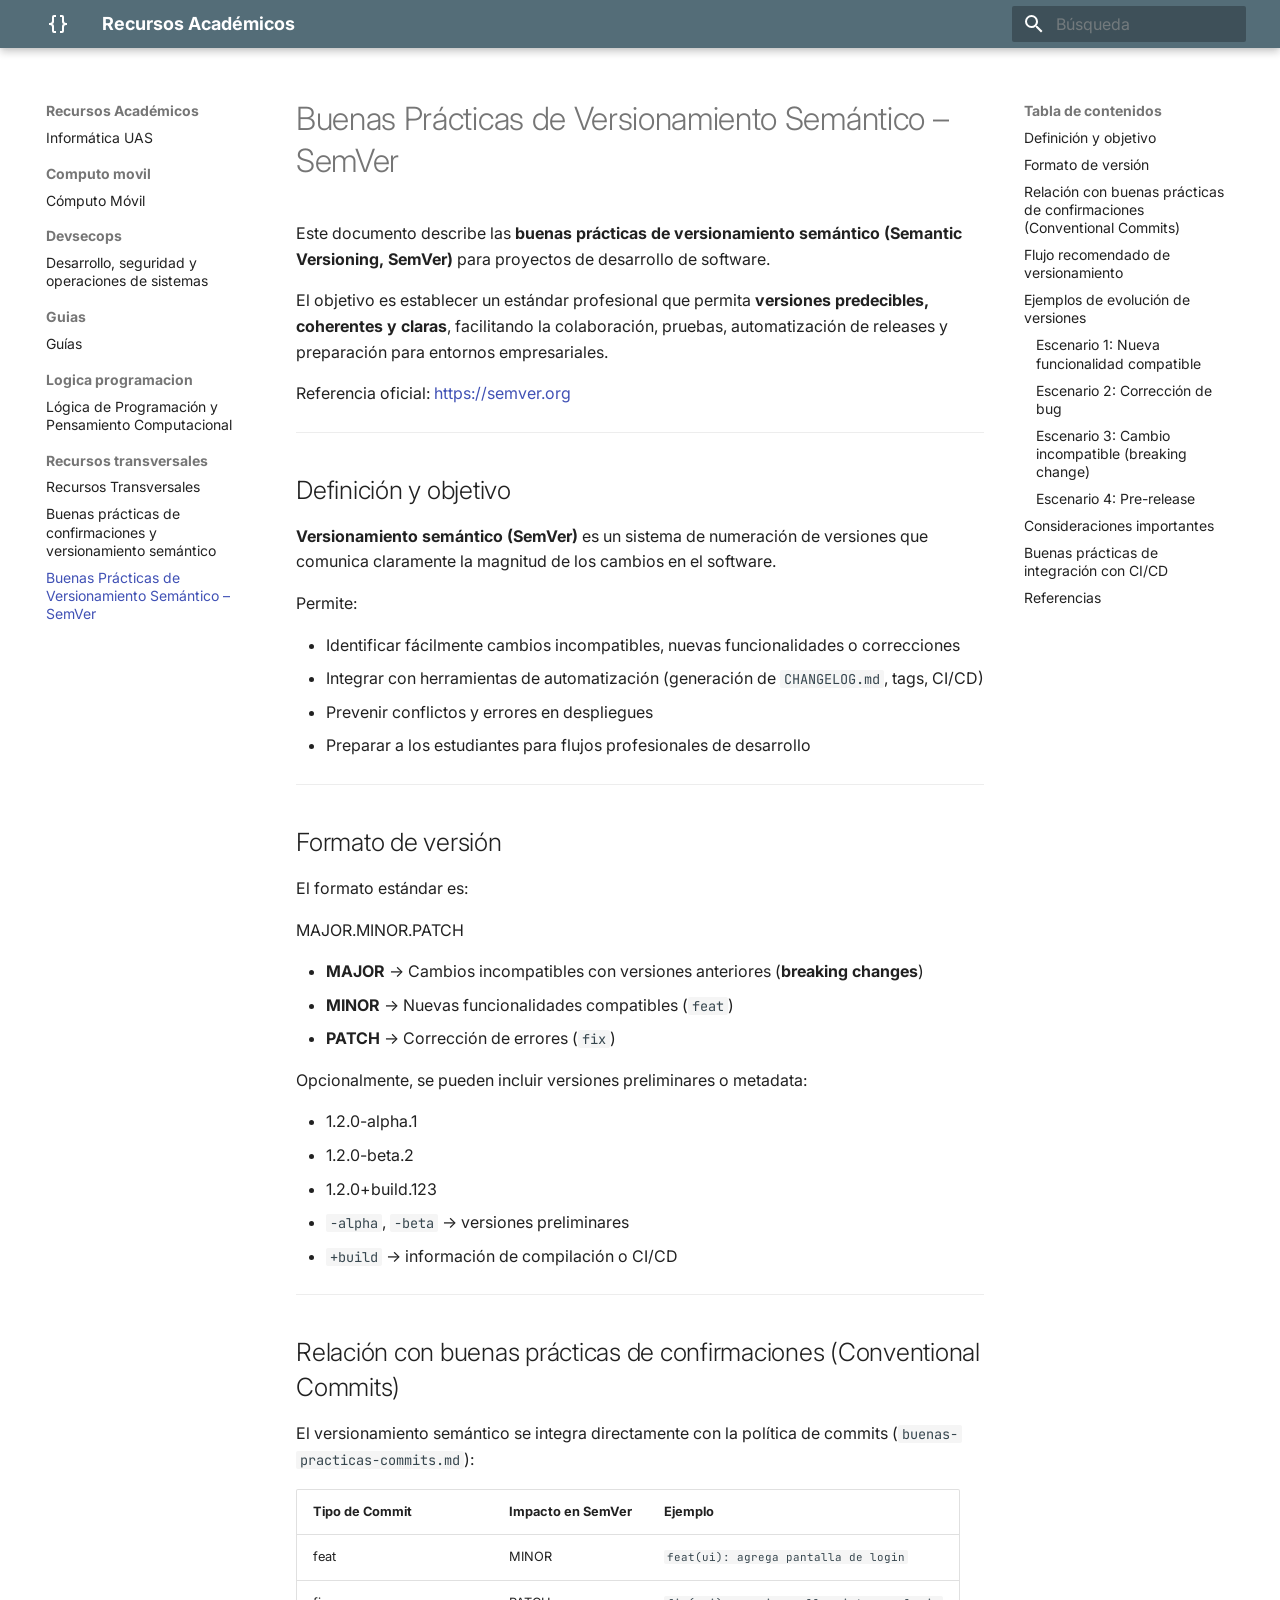
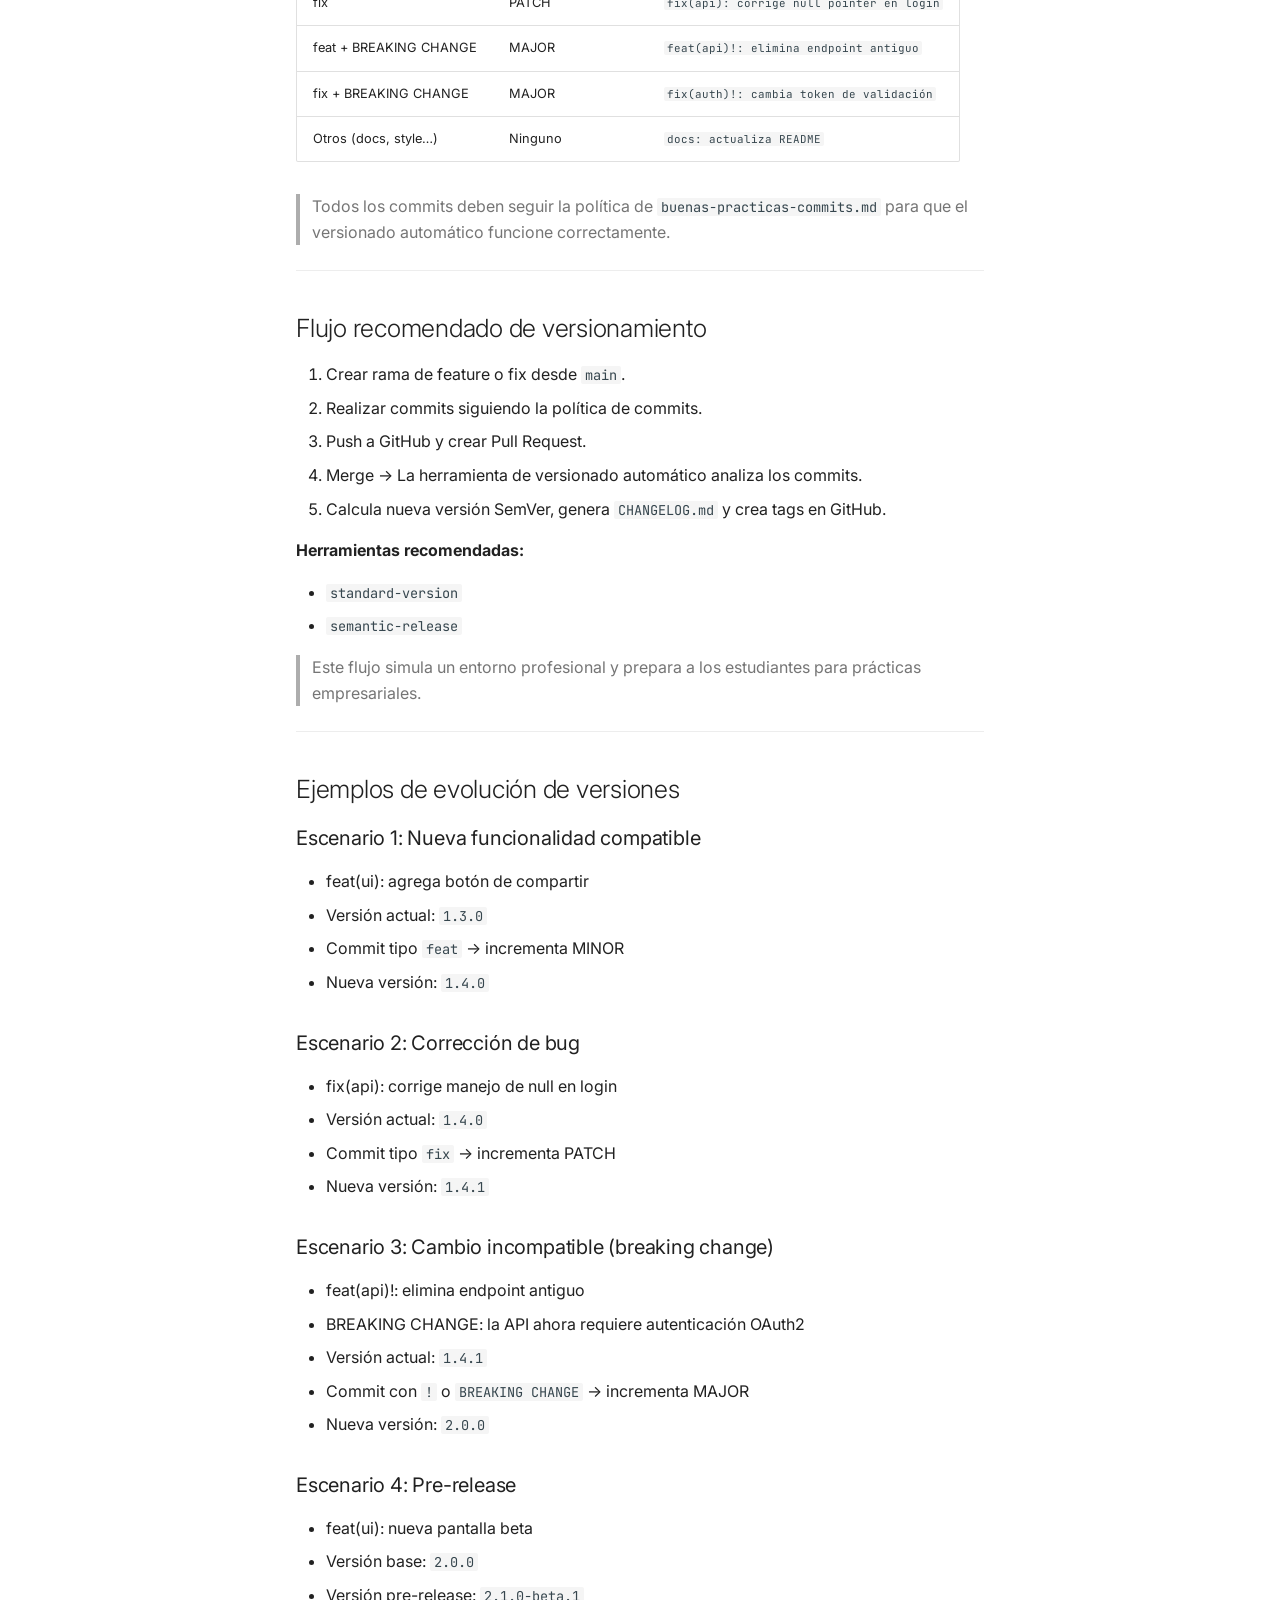
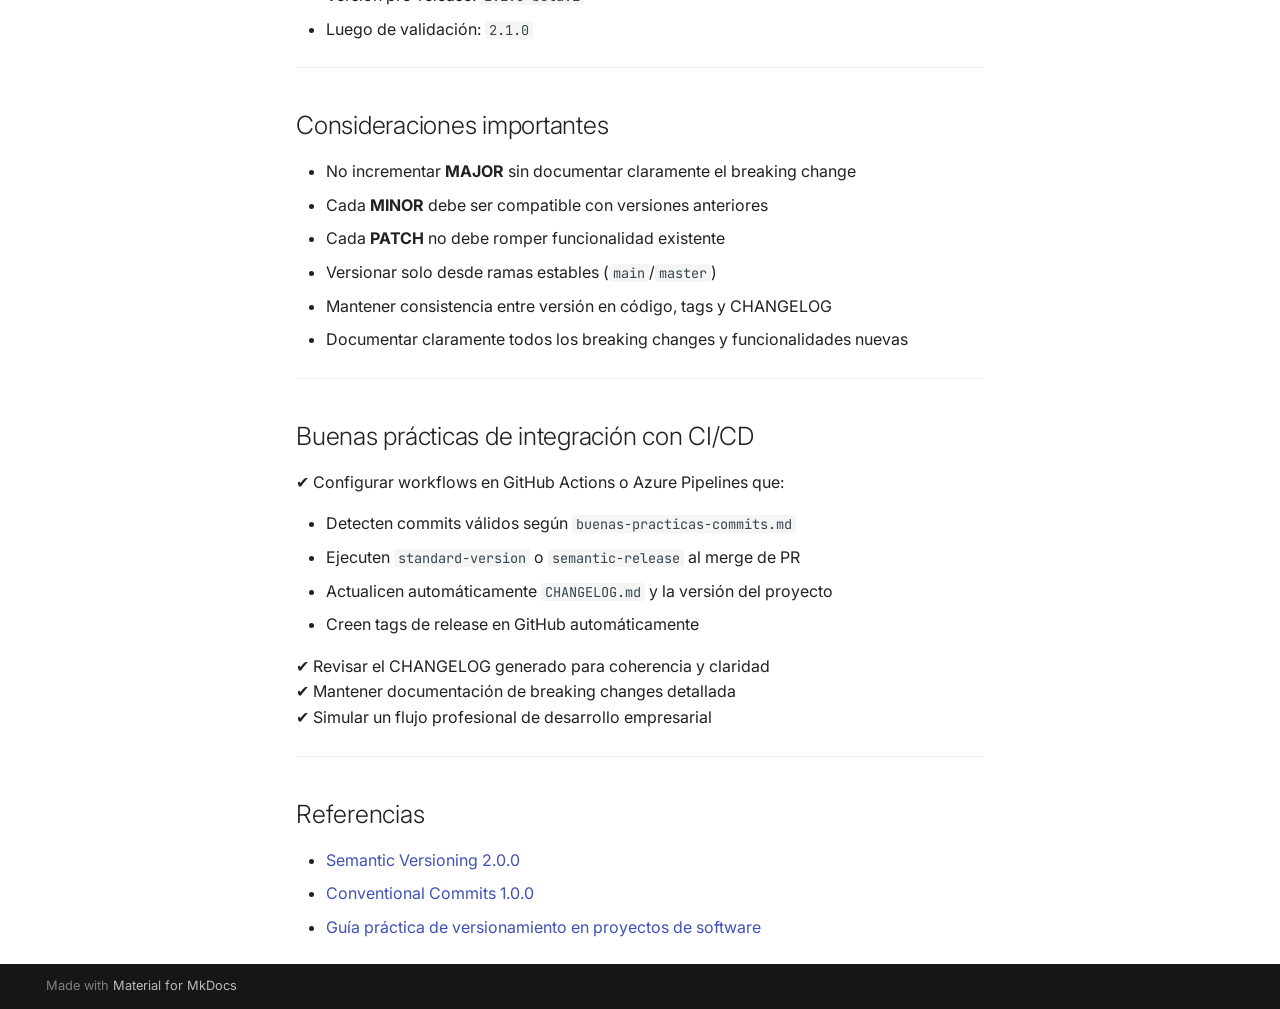
<file: recursos-transversales/versionamiento-semantico/index.html>
<!doctype html>
<html lang="es" class="no-js">
  <head>
    
      <meta charset="utf-8">
      <meta name="viewport" content="width=device-width,initial-scale=1">
      
        <meta name="description" content="Materiales y recursos de apoyo">
      
      
        <meta name="author" content="Tu Nombre">
      
      
        <link rel="canonical" href="https://docs.softwarelab.com.mx/recursos-transversales/versionamiento-semantico/">
      
      
        <link rel="prev" href="../buenas-practicas-commits/">
      
      
      
        
      
      
      <link rel="icon" href="../../assets/images/favicon.png">
      <meta name="generator" content="mkdocs-1.6.1, mkdocs-material-9.7.4">
    
    
      
        <title>Buenas Prácticas de Versionamiento Semántico – SemVer - Recursos Académicos</title>
      
    
    
      <link rel="stylesheet" href="../../assets/stylesheets/main.484c7ddc.min.css">
      
        
        <link rel="stylesheet" href="../../assets/stylesheets/palette.ab4e12ef.min.css">
      
      


    
    
      
    
    
      
        
        
        <link rel="preconnect" href="https://fonts.gstatic.com" crossorigin>
        <link rel="stylesheet" href="https://fonts.googleapis.com/css?family=Inter:300,300i,400,400i,700,700i%7CJetBrains+Mono:400,400i,700,700i&display=fallback">
        <style>:root{--md-text-font:"Inter";--md-code-font:"JetBrains Mono"}</style>
      
    
    
    <script>__md_scope=new URL("../..",location),__md_hash=e=>[...e].reduce(((e,_)=>(e<<5)-e+_.charCodeAt(0)),0),__md_get=(e,_=localStorage,t=__md_scope)=>JSON.parse(_.getItem(t.pathname+"."+e)),__md_set=(e,_,t=localStorage,a=__md_scope)=>{try{t.setItem(a.pathname+"."+e,JSON.stringify(_))}catch(e){}}</script>
    
      

    
    
  </head>
  
  
    
    
      
    
    
    
    
    <body dir="ltr" data-md-color-scheme="default" data-md-color-primary="blue-grey" data-md-color-accent="cyan">
  
    
    <input class="md-toggle" data-md-toggle="drawer" type="checkbox" id="__drawer" autocomplete="off">
    <input class="md-toggle" data-md-toggle="search" type="checkbox" id="__search" autocomplete="off">
    <label class="md-overlay" for="__drawer"></label>
    <div data-md-component="skip">
      
        
        <a href="#buenas-practicas-de-versionamiento-semantico-semver" class="md-skip">
          Saltar a contenido
        </a>
      
    </div>
    <div data-md-component="announce">
      
    </div>
    
    
      

  

<header class="md-header md-header--shadow" data-md-component="header">
  <nav class="md-header__inner md-grid" aria-label="Cabecera">
    <a href="../.." title="Recursos Académicos" class="md-header__button md-logo" aria-label="Recursos Académicos" data-md-component="logo">
      
  
  <svg xmlns="http://www.w3.org/2000/svg" viewBox="0 0 24 24"><path d="M8 3a2 2 0 0 0-2 2v4a2 2 0 0 1-2 2H3v2h1a2 2 0 0 1 2 2v4a2 2 0 0 0 2 2h2v-2H8v-5a2 2 0 0 0-2-2 2 2 0 0 0 2-2V5h2V3m6 0a2 2 0 0 1 2 2v4a2 2 0 0 0 2 2h1v2h-1a2 2 0 0 0-2 2v4a2 2 0 0 1-2 2h-2v-2h2v-5a2 2 0 0 1 2-2 2 2 0 0 1-2-2V5h-2V3z"/></svg>

    </a>
    <label class="md-header__button md-icon" for="__drawer">
      
      <svg xmlns="http://www.w3.org/2000/svg" viewBox="0 0 24 24"><path d="M3 6h18v2H3zm0 5h18v2H3zm0 5h18v2H3z"/></svg>
    </label>
    <div class="md-header__title" data-md-component="header-title">
      <div class="md-header__ellipsis">
        <div class="md-header__topic">
          <span class="md-ellipsis">
            Recursos Académicos
          </span>
        </div>
        <div class="md-header__topic" data-md-component="header-topic">
          <span class="md-ellipsis">
            
              Buenas Prácticas de Versionamiento Semántico – SemVer
            
          </span>
        </div>
      </div>
    </div>
    
      
        <form class="md-header__option" data-md-component="palette">
  
    
    
    
    <input class="md-option" data-md-color-media="" data-md-color-scheme="default" data-md-color-primary="blue-grey" data-md-color-accent="cyan"  aria-hidden="true"  type="radio" name="__palette" id="__palette_0">
    
  
    
    
    
    <input class="md-option" data-md-color-media="" data-md-color-scheme="slate" data-md-color-primary="blue-grey" data-md-color-accent="cyan"  aria-label="Modo oscuro"  type="radio" name="__palette" id="__palette_1">
    
      <label class="md-header__button md-icon" title="Modo oscuro" for="__palette_0" hidden>
        <svg xmlns="http://www.w3.org/2000/svg" viewBox="0 0 24 24"><path d="m17.75 4.09-2.53 1.94.91 3.06-2.63-1.81-2.63 1.81.91-3.06-2.53-1.94L12.44 4l1.06-3 1.06 3zm3.5 6.91-1.64 1.25.59 1.98-1.7-1.17-1.7 1.17.59-1.98L15.75 11l2.06-.05L18.5 9l.69 1.95zm-2.28 4.95c.83-.08 1.72 1.1 1.19 1.85-.32.45-.66.87-1.08 1.27C15.17 23 8.84 23 4.94 19.07c-3.91-3.9-3.91-10.24 0-14.14.4-.4.82-.76 1.27-1.08.75-.53 1.93.36 1.85 1.19-.27 2.86.69 5.83 2.89 8.02a9.96 9.96 0 0 0 8.02 2.89m-1.64 2.02a12.08 12.08 0 0 1-7.8-3.47c-2.17-2.19-3.33-5-3.49-7.82-2.81 3.14-2.7 7.96.31 10.98 3.02 3.01 7.84 3.12 10.98.31"/></svg>
      </label>
    
  
</form>
      
    
    
      <script>var palette=__md_get("__palette");if(palette&&palette.color){if("(prefers-color-scheme)"===palette.color.media){var media=matchMedia("(prefers-color-scheme: light)"),input=document.querySelector(media.matches?"[data-md-color-media='(prefers-color-scheme: light)']":"[data-md-color-media='(prefers-color-scheme: dark)']");palette.color.media=input.getAttribute("data-md-color-media"),palette.color.scheme=input.getAttribute("data-md-color-scheme"),palette.color.primary=input.getAttribute("data-md-color-primary"),palette.color.accent=input.getAttribute("data-md-color-accent")}for(var[key,value]of Object.entries(palette.color))document.body.setAttribute("data-md-color-"+key,value)}</script>
    
    
    
      
      
        <label class="md-header__button md-icon" for="__search">
          
          <svg xmlns="http://www.w3.org/2000/svg" viewBox="0 0 24 24"><path d="M9.5 3A6.5 6.5 0 0 1 16 9.5c0 1.61-.59 3.09-1.56 4.23l.27.27h.79l5 5-1.5 1.5-5-5v-.79l-.27-.27A6.52 6.52 0 0 1 9.5 16 6.5 6.5 0 0 1 3 9.5 6.5 6.5 0 0 1 9.5 3m0 2C7 5 5 7 5 9.5S7 14 9.5 14 14 12 14 9.5 12 5 9.5 5"/></svg>
        </label>
        <div class="md-search" data-md-component="search" role="dialog">
  <label class="md-search__overlay" for="__search"></label>
  <div class="md-search__inner" role="search">
    <form class="md-search__form" name="search">
      <input type="text" class="md-search__input" name="query" aria-label="Búsqueda" placeholder="Búsqueda" autocapitalize="off" autocorrect="off" autocomplete="off" spellcheck="false" data-md-component="search-query" required>
      <label class="md-search__icon md-icon" for="__search">
        
        <svg xmlns="http://www.w3.org/2000/svg" viewBox="0 0 24 24"><path d="M9.5 3A6.5 6.5 0 0 1 16 9.5c0 1.61-.59 3.09-1.56 4.23l.27.27h.79l5 5-1.5 1.5-5-5v-.79l-.27-.27A6.52 6.52 0 0 1 9.5 16 6.5 6.5 0 0 1 3 9.5 6.5 6.5 0 0 1 9.5 3m0 2C7 5 5 7 5 9.5S7 14 9.5 14 14 12 14 9.5 12 5 9.5 5"/></svg>
        
        <svg xmlns="http://www.w3.org/2000/svg" viewBox="0 0 24 24"><path d="M20 11v2H8l5.5 5.5-1.42 1.42L4.16 12l7.92-7.92L13.5 5.5 8 11z"/></svg>
      </label>
      <nav class="md-search__options" aria-label="Buscar">
        
        <button type="reset" class="md-search__icon md-icon" title="Limpiar" aria-label="Limpiar" tabindex="-1">
          
          <svg xmlns="http://www.w3.org/2000/svg" viewBox="0 0 24 24"><path d="M19 6.41 17.59 5 12 10.59 6.41 5 5 6.41 10.59 12 5 17.59 6.41 19 12 13.41 17.59 19 19 17.59 13.41 12z"/></svg>
        </button>
      </nav>
      
    </form>
    <div class="md-search__output">
      <div class="md-search__scrollwrap" tabindex="0" data-md-scrollfix>
        <div class="md-search-result" data-md-component="search-result">
          <div class="md-search-result__meta">
            Inicializando búsqueda
          </div>
          <ol class="md-search-result__list" role="presentation"></ol>
        </div>
      </div>
    </div>
  </div>
</div>
      
    
    
  </nav>
  
</header>
    
    <div class="md-container" data-md-component="container">
      
      
        
          
        
      
      <main class="md-main" data-md-component="main">
        <div class="md-main__inner md-grid">
          
            
              
              <div class="md-sidebar md-sidebar--primary" data-md-component="sidebar" data-md-type="navigation" >
                <div class="md-sidebar__scrollwrap">
                  <div class="md-sidebar__inner">
                    



<nav class="md-nav md-nav--primary" aria-label="Navegación" data-md-level="0">
  <label class="md-nav__title" for="__drawer">
    <a href="../.." title="Recursos Académicos" class="md-nav__button md-logo" aria-label="Recursos Académicos" data-md-component="logo">
      
  
  <svg xmlns="http://www.w3.org/2000/svg" viewBox="0 0 24 24"><path d="M8 3a2 2 0 0 0-2 2v4a2 2 0 0 1-2 2H3v2h1a2 2 0 0 1 2 2v4a2 2 0 0 0 2 2h2v-2H8v-5a2 2 0 0 0-2-2 2 2 0 0 0 2-2V5h2V3m6 0a2 2 0 0 1 2 2v4a2 2 0 0 0 2 2h1v2h-1a2 2 0 0 0-2 2v4a2 2 0 0 1-2 2h-2v-2h2v-5a2 2 0 0 1 2-2 2 2 0 0 1-2-2V5h-2V3z"/></svg>

    </a>
    Recursos Académicos
  </label>
  
  <ul class="md-nav__list" data-md-scrollfix>
    
      
      
  
  
  
  
    <li class="md-nav__item">
      <a href="../.." class="md-nav__link">
        
  
  
  <span class="md-ellipsis">
    
  
    Informática UAS
  

    
  </span>
  
  

      </a>
    </li>
  

    
      
      
  
  
  
  
    
    
    
    
      
        
        
      
    
    
    <li class="md-nav__item md-nav__item--section md-nav__item--nested">
      
        
        
        <input class="md-nav__toggle md-toggle " type="checkbox" id="__nav_2" >
        
          
          <label class="md-nav__link" for="__nav_2" id="__nav_2_label" tabindex="">
            
  
  
  <span class="md-ellipsis">
    
  
    Computo movil
  

    
  </span>
  
  

            <span class="md-nav__icon md-icon"></span>
          </label>
        
        <nav class="md-nav" data-md-level="1" aria-labelledby="__nav_2_label" aria-expanded="false">
          <label class="md-nav__title" for="__nav_2">
            <span class="md-nav__icon md-icon"></span>
            
  
    Computo movil
  

          </label>
          <ul class="md-nav__list" data-md-scrollfix>
            
              
                
  
  
  
  
    <li class="md-nav__item">
      <a href="../../computo-movil/" class="md-nav__link">
        
  
  
  <span class="md-ellipsis">
    
  
    Cómputo Móvil
  

    
  </span>
  
  

      </a>
    </li>
  

              
            
          </ul>
        </nav>
      
    </li>
  

    
      
      
  
  
  
  
    
    
    
    
      
        
        
      
    
    
    <li class="md-nav__item md-nav__item--section md-nav__item--nested">
      
        
        
        <input class="md-nav__toggle md-toggle " type="checkbox" id="__nav_3" >
        
          
          <label class="md-nav__link" for="__nav_3" id="__nav_3_label" tabindex="">
            
  
  
  <span class="md-ellipsis">
    
  
    Devsecops
  

    
  </span>
  
  

            <span class="md-nav__icon md-icon"></span>
          </label>
        
        <nav class="md-nav" data-md-level="1" aria-labelledby="__nav_3_label" aria-expanded="false">
          <label class="md-nav__title" for="__nav_3">
            <span class="md-nav__icon md-icon"></span>
            
  
    Devsecops
  

          </label>
          <ul class="md-nav__list" data-md-scrollfix>
            
              
                
  
  
  
  
    <li class="md-nav__item">
      <a href="../../devsecops/" class="md-nav__link">
        
  
  
  <span class="md-ellipsis">
    
  
    Desarrollo, seguridad y operaciones de sistemas
  

    
  </span>
  
  

      </a>
    </li>
  

              
            
          </ul>
        </nav>
      
    </li>
  

    
      
      
  
  
  
  
    
    
    
    
      
        
        
      
    
    
    <li class="md-nav__item md-nav__item--section md-nav__item--nested">
      
        
        
        <input class="md-nav__toggle md-toggle " type="checkbox" id="__nav_4" >
        
          
          <label class="md-nav__link" for="__nav_4" id="__nav_4_label" tabindex="">
            
  
  
  <span class="md-ellipsis">
    
  
    Guias
  

    
  </span>
  
  

            <span class="md-nav__icon md-icon"></span>
          </label>
        
        <nav class="md-nav" data-md-level="1" aria-labelledby="__nav_4_label" aria-expanded="false">
          <label class="md-nav__title" for="__nav_4">
            <span class="md-nav__icon md-icon"></span>
            
  
    Guias
  

          </label>
          <ul class="md-nav__list" data-md-scrollfix>
            
              
                
  
  
  
  
    <li class="md-nav__item">
      <a href="../../guias/" class="md-nav__link">
        
  
  
  <span class="md-ellipsis">
    
  
    Guías
  

    
  </span>
  
  

      </a>
    </li>
  

              
            
          </ul>
        </nav>
      
    </li>
  

    
      
      
  
  
  
  
    
    
    
    
      
        
        
      
    
    
    <li class="md-nav__item md-nav__item--section md-nav__item--nested">
      
        
        
        <input class="md-nav__toggle md-toggle " type="checkbox" id="__nav_5" >
        
          
          <label class="md-nav__link" for="__nav_5" id="__nav_5_label" tabindex="">
            
  
  
  <span class="md-ellipsis">
    
  
    Logica programacion
  

    
  </span>
  
  

            <span class="md-nav__icon md-icon"></span>
          </label>
        
        <nav class="md-nav" data-md-level="1" aria-labelledby="__nav_5_label" aria-expanded="false">
          <label class="md-nav__title" for="__nav_5">
            <span class="md-nav__icon md-icon"></span>
            
  
    Logica programacion
  

          </label>
          <ul class="md-nav__list" data-md-scrollfix>
            
              
                
  
  
  
  
    <li class="md-nav__item">
      <a href="../../logica-programacion/" class="md-nav__link">
        
  
  
  <span class="md-ellipsis">
    
  
    Lógica de Programación y Pensamiento Computacional
  

    
  </span>
  
  

      </a>
    </li>
  

              
            
          </ul>
        </nav>
      
    </li>
  

    
      
      
  
  
    
  
  
  
    
    
    
    
      
        
        
      
    
    
    <li class="md-nav__item md-nav__item--active md-nav__item--section md-nav__item--nested">
      
        
        
        <input class="md-nav__toggle md-toggle " type="checkbox" id="__nav_6" checked>
        
          
          <label class="md-nav__link" for="__nav_6" id="__nav_6_label" tabindex="">
            
  
  
  <span class="md-ellipsis">
    
  
    Recursos transversales
  

    
  </span>
  
  

            <span class="md-nav__icon md-icon"></span>
          </label>
        
        <nav class="md-nav" data-md-level="1" aria-labelledby="__nav_6_label" aria-expanded="true">
          <label class="md-nav__title" for="__nav_6">
            <span class="md-nav__icon md-icon"></span>
            
  
    Recursos transversales
  

          </label>
          <ul class="md-nav__list" data-md-scrollfix>
            
              
                
  
  
  
  
    <li class="md-nav__item">
      <a href="../" class="md-nav__link">
        
  
  
  <span class="md-ellipsis">
    
  
    Recursos Transversales
  

    
  </span>
  
  

      </a>
    </li>
  

              
            
              
                
  
  
  
  
    <li class="md-nav__item">
      <a href="../buenas-practicas-commits/" class="md-nav__link">
        
  
  
  <span class="md-ellipsis">
    
  
    Buenas prácticas de confirmaciones y versionamiento semántico
  

    
  </span>
  
  

      </a>
    </li>
  

              
            
              
                
  
  
    
  
  
  
    <li class="md-nav__item md-nav__item--active">
      
      <input class="md-nav__toggle md-toggle" type="checkbox" id="__toc">
      
      
        
      
      
        <label class="md-nav__link md-nav__link--active" for="__toc">
          
  
  
  <span class="md-ellipsis">
    
  
    Buenas Prácticas de Versionamiento Semántico – SemVer
  

    
  </span>
  
  

          <span class="md-nav__icon md-icon"></span>
        </label>
      
      <a href="./" class="md-nav__link md-nav__link--active">
        
  
  
  <span class="md-ellipsis">
    
  
    Buenas Prácticas de Versionamiento Semántico – SemVer
  

    
  </span>
  
  

      </a>
      
        

<nav class="md-nav md-nav--secondary" aria-label="Tabla de contenidos">
  
  
  
    
  
  
    <label class="md-nav__title" for="__toc">
      <span class="md-nav__icon md-icon"></span>
      Tabla de contenidos
    </label>
    <ul class="md-nav__list" data-md-component="toc" data-md-scrollfix>
      
        <li class="md-nav__item">
  <a href="#definicion-y-objetivo" class="md-nav__link">
    <span class="md-ellipsis">
      
        Definición y objetivo
      
    </span>
  </a>
  
</li>
      
        <li class="md-nav__item">
  <a href="#formato-de-version" class="md-nav__link">
    <span class="md-ellipsis">
      
        Formato de versión
      
    </span>
  </a>
  
</li>
      
        <li class="md-nav__item">
  <a href="#relacion-con-buenas-practicas-de-confirmaciones-conventional-commits" class="md-nav__link">
    <span class="md-ellipsis">
      
        Relación con buenas prácticas de confirmaciones (Conventional Commits)
      
    </span>
  </a>
  
</li>
      
        <li class="md-nav__item">
  <a href="#flujo-recomendado-de-versionamiento" class="md-nav__link">
    <span class="md-ellipsis">
      
        Flujo recomendado de versionamiento
      
    </span>
  </a>
  
</li>
      
        <li class="md-nav__item">
  <a href="#ejemplos-de-evolucion-de-versiones" class="md-nav__link">
    <span class="md-ellipsis">
      
        Ejemplos de evolución de versiones
      
    </span>
  </a>
  
    <nav class="md-nav" aria-label="Ejemplos de evolución de versiones">
      <ul class="md-nav__list">
        
          <li class="md-nav__item">
  <a href="#escenario-1-nueva-funcionalidad-compatible" class="md-nav__link">
    <span class="md-ellipsis">
      
        Escenario 1: Nueva funcionalidad compatible
      
    </span>
  </a>
  
</li>
        
          <li class="md-nav__item">
  <a href="#escenario-2-correccion-de-bug" class="md-nav__link">
    <span class="md-ellipsis">
      
        Escenario 2: Corrección de bug
      
    </span>
  </a>
  
</li>
        
          <li class="md-nav__item">
  <a href="#escenario-3-cambio-incompatible-breaking-change" class="md-nav__link">
    <span class="md-ellipsis">
      
        Escenario 3: Cambio incompatible (breaking change)
      
    </span>
  </a>
  
</li>
        
          <li class="md-nav__item">
  <a href="#escenario-4-pre-release" class="md-nav__link">
    <span class="md-ellipsis">
      
        Escenario 4: Pre-release
      
    </span>
  </a>
  
</li>
        
      </ul>
    </nav>
  
</li>
      
        <li class="md-nav__item">
  <a href="#consideraciones-importantes" class="md-nav__link">
    <span class="md-ellipsis">
      
        Consideraciones importantes
      
    </span>
  </a>
  
</li>
      
        <li class="md-nav__item">
  <a href="#buenas-practicas-de-integracion-con-cicd" class="md-nav__link">
    <span class="md-ellipsis">
      
        Buenas prácticas de integración con CI/CD
      
    </span>
  </a>
  
</li>
      
        <li class="md-nav__item">
  <a href="#referencias" class="md-nav__link">
    <span class="md-ellipsis">
      
        Referencias
      
    </span>
  </a>
  
</li>
      
    </ul>
  
</nav>
      
    </li>
  

              
            
          </ul>
        </nav>
      
    </li>
  

    
  </ul>
</nav>
                  </div>
                </div>
              </div>
            
            
              
              <div class="md-sidebar md-sidebar--secondary" data-md-component="sidebar" data-md-type="toc" >
                <div class="md-sidebar__scrollwrap">
                  <div class="md-sidebar__inner">
                    

<nav class="md-nav md-nav--secondary" aria-label="Tabla de contenidos">
  
  
  
    
  
  
    <label class="md-nav__title" for="__toc">
      <span class="md-nav__icon md-icon"></span>
      Tabla de contenidos
    </label>
    <ul class="md-nav__list" data-md-component="toc" data-md-scrollfix>
      
        <li class="md-nav__item">
  <a href="#definicion-y-objetivo" class="md-nav__link">
    <span class="md-ellipsis">
      
        Definición y objetivo
      
    </span>
  </a>
  
</li>
      
        <li class="md-nav__item">
  <a href="#formato-de-version" class="md-nav__link">
    <span class="md-ellipsis">
      
        Formato de versión
      
    </span>
  </a>
  
</li>
      
        <li class="md-nav__item">
  <a href="#relacion-con-buenas-practicas-de-confirmaciones-conventional-commits" class="md-nav__link">
    <span class="md-ellipsis">
      
        Relación con buenas prácticas de confirmaciones (Conventional Commits)
      
    </span>
  </a>
  
</li>
      
        <li class="md-nav__item">
  <a href="#flujo-recomendado-de-versionamiento" class="md-nav__link">
    <span class="md-ellipsis">
      
        Flujo recomendado de versionamiento
      
    </span>
  </a>
  
</li>
      
        <li class="md-nav__item">
  <a href="#ejemplos-de-evolucion-de-versiones" class="md-nav__link">
    <span class="md-ellipsis">
      
        Ejemplos de evolución de versiones
      
    </span>
  </a>
  
    <nav class="md-nav" aria-label="Ejemplos de evolución de versiones">
      <ul class="md-nav__list">
        
          <li class="md-nav__item">
  <a href="#escenario-1-nueva-funcionalidad-compatible" class="md-nav__link">
    <span class="md-ellipsis">
      
        Escenario 1: Nueva funcionalidad compatible
      
    </span>
  </a>
  
</li>
        
          <li class="md-nav__item">
  <a href="#escenario-2-correccion-de-bug" class="md-nav__link">
    <span class="md-ellipsis">
      
        Escenario 2: Corrección de bug
      
    </span>
  </a>
  
</li>
        
          <li class="md-nav__item">
  <a href="#escenario-3-cambio-incompatible-breaking-change" class="md-nav__link">
    <span class="md-ellipsis">
      
        Escenario 3: Cambio incompatible (breaking change)
      
    </span>
  </a>
  
</li>
        
          <li class="md-nav__item">
  <a href="#escenario-4-pre-release" class="md-nav__link">
    <span class="md-ellipsis">
      
        Escenario 4: Pre-release
      
    </span>
  </a>
  
</li>
        
      </ul>
    </nav>
  
</li>
      
        <li class="md-nav__item">
  <a href="#consideraciones-importantes" class="md-nav__link">
    <span class="md-ellipsis">
      
        Consideraciones importantes
      
    </span>
  </a>
  
</li>
      
        <li class="md-nav__item">
  <a href="#buenas-practicas-de-integracion-con-cicd" class="md-nav__link">
    <span class="md-ellipsis">
      
        Buenas prácticas de integración con CI/CD
      
    </span>
  </a>
  
</li>
      
        <li class="md-nav__item">
  <a href="#referencias" class="md-nav__link">
    <span class="md-ellipsis">
      
        Referencias
      
    </span>
  </a>
  
</li>
      
    </ul>
  
</nav>
                  </div>
                </div>
              </div>
            
          
          
            <div class="md-content" data-md-component="content">
              
              <article class="md-content__inner md-typeset">
                
                  



<h1 id="buenas-practicas-de-versionamiento-semantico-semver">Buenas Prácticas de Versionamiento Semántico – SemVer<a class="headerlink" href="#buenas-practicas-de-versionamiento-semantico-semver" title="Permanent link">&para;</a></h1>
<p>Este documento describe las <strong>buenas prácticas de versionamiento semántico (Semantic Versioning, SemVer)</strong> para proyectos de desarrollo de software. </p>
<p>El objetivo es establecer un estándar profesional que permita <strong>versiones predecibles, coherentes y claras</strong>, facilitando la colaboración, pruebas, automatización de releases y preparación para entornos empresariales.</p>
<p>Referencia oficial: <a href="https://semver.org">https://semver.org</a></p>
<hr />
<h2 id="definicion-y-objetivo">Definición y objetivo<a class="headerlink" href="#definicion-y-objetivo" title="Permanent link">&para;</a></h2>
<p><strong>Versionamiento semántico (SemVer)</strong> es un sistema de numeración de versiones que comunica claramente la magnitud de los cambios en el software.  </p>
<p>Permite:</p>
<ul>
<li>Identificar fácilmente cambios incompatibles, nuevas funcionalidades o correcciones  </li>
<li>Integrar con herramientas de automatización (generación de <code>CHANGELOG.md</code>, tags, CI/CD)  </li>
<li>Prevenir conflictos y errores en despliegues  </li>
<li>Preparar a los estudiantes para flujos profesionales de desarrollo</li>
</ul>
<hr />
<h2 id="formato-de-version">Formato de versión<a class="headerlink" href="#formato-de-version" title="Permanent link">&para;</a></h2>
<p>El formato estándar es:</p>
<p>MAJOR.MINOR.PATCH</p>
<ul>
<li><strong>MAJOR</strong> → Cambios incompatibles con versiones anteriores (<strong>breaking changes</strong>)  </li>
<li><strong>MINOR</strong> → Nuevas funcionalidades compatibles (<code>feat</code>)  </li>
<li><strong>PATCH</strong> → Corrección de errores (<code>fix</code>)  </li>
</ul>
<p>Opcionalmente, se pueden incluir versiones preliminares o metadata:</p>
<ul>
<li>1.2.0-alpha.1</li>
<li>1.2.0-beta.2</li>
<li>
<p>1.2.0+build.123</p>
</li>
<li>
<p><code>-alpha</code>, <code>-beta</code> → versiones preliminares  </p>
</li>
<li><code>+build</code> → información de compilación o CI/CD</li>
</ul>
<hr />
<h2 id="relacion-con-buenas-practicas-de-confirmaciones-conventional-commits">Relación con buenas prácticas de confirmaciones (Conventional Commits)<a class="headerlink" href="#relacion-con-buenas-practicas-de-confirmaciones-conventional-commits" title="Permanent link">&para;</a></h2>
<p>El versionamiento semántico se integra directamente con la política de commits (<code>buenas-practicas-commits.md</code>):</p>
<table>
<thead>
<tr>
<th>Tipo de Commit</th>
<th>Impacto en SemVer</th>
<th>Ejemplo</th>
</tr>
</thead>
<tbody>
<tr>
<td>feat</td>
<td>MINOR</td>
<td><code>feat(ui): agrega pantalla de login</code></td>
</tr>
<tr>
<td>fix</td>
<td>PATCH</td>
<td><code>fix(api): corrige null pointer en login</code></td>
</tr>
<tr>
<td>feat + BREAKING CHANGE</td>
<td>MAJOR</td>
<td><code>feat(api)!: elimina endpoint antiguo</code></td>
</tr>
<tr>
<td>fix + BREAKING CHANGE</td>
<td>MAJOR</td>
<td><code>fix(auth)!: cambia token de validación</code></td>
</tr>
<tr>
<td>Otros (docs, style…)</td>
<td>Ninguno</td>
<td><code>docs: actualiza README</code></td>
</tr>
</tbody>
</table>
<blockquote>
<p>Todos los commits deben seguir la política de <code>buenas-practicas-commits.md</code> para que el versionado automático funcione correctamente.</p>
</blockquote>
<hr />
<h2 id="flujo-recomendado-de-versionamiento">Flujo recomendado de versionamiento<a class="headerlink" href="#flujo-recomendado-de-versionamiento" title="Permanent link">&para;</a></h2>
<ol>
<li>Crear rama de feature o fix desde <code>main</code>.  </li>
<li>Realizar commits siguiendo la política de commits.  </li>
<li>Push a GitHub y crear Pull Request.  </li>
<li>Merge → La herramienta de versionado automático analiza los commits.  </li>
<li>Calcula nueva versión SemVer, genera <code>CHANGELOG.md</code> y crea tags en GitHub.  </li>
</ol>
<p><strong>Herramientas recomendadas:</strong></p>
<ul>
<li><code>standard-version</code>  </li>
<li><code>semantic-release</code>  </li>
</ul>
<blockquote>
<p>Este flujo simula un entorno profesional y prepara a los estudiantes para prácticas empresariales.</p>
</blockquote>
<hr />
<h2 id="ejemplos-de-evolucion-de-versiones">Ejemplos de evolución de versiones<a class="headerlink" href="#ejemplos-de-evolucion-de-versiones" title="Permanent link">&para;</a></h2>
<h3 id="escenario-1-nueva-funcionalidad-compatible">Escenario 1: Nueva funcionalidad compatible<a class="headerlink" href="#escenario-1-nueva-funcionalidad-compatible" title="Permanent link">&para;</a></h3>
<ul>
<li>feat(ui): agrega botón de compartir</li>
<li>Versión actual: <code>1.3.0</code>  </li>
<li>Commit tipo <code>feat</code> → incrementa MINOR  </li>
<li>Nueva versión: <code>1.4.0</code></li>
</ul>
<h3 id="escenario-2-correccion-de-bug">Escenario 2: Corrección de bug<a class="headerlink" href="#escenario-2-correccion-de-bug" title="Permanent link">&para;</a></h3>
<ul>
<li>fix(api): corrige manejo de null en login</li>
<li>Versión actual: <code>1.4.0</code>  </li>
<li>Commit tipo <code>fix</code> → incrementa PATCH  </li>
<li>Nueva versión: <code>1.4.1</code></li>
</ul>
<h3 id="escenario-3-cambio-incompatible-breaking-change">Escenario 3: Cambio incompatible (breaking change)<a class="headerlink" href="#escenario-3-cambio-incompatible-breaking-change" title="Permanent link">&para;</a></h3>
<ul>
<li>feat(api)!: elimina endpoint antiguo</li>
<li>BREAKING CHANGE: la API ahora requiere autenticación OAuth2</li>
<li>Versión actual: <code>1.4.1</code>  </li>
<li>Commit con <code>!</code> o <code>BREAKING CHANGE</code> → incrementa MAJOR  </li>
<li>Nueva versión: <code>2.0.0</code></li>
</ul>
<h3 id="escenario-4-pre-release">Escenario 4: Pre-release<a class="headerlink" href="#escenario-4-pre-release" title="Permanent link">&para;</a></h3>
<ul>
<li>feat(ui): nueva pantalla beta</li>
<li>Versión base: <code>2.0.0</code>  </li>
<li>Versión pre-release: <code>2.1.0-beta.1</code>  </li>
<li>Luego de validación: <code>2.1.0</code>  </li>
</ul>
<hr />
<h2 id="consideraciones-importantes">Consideraciones importantes<a class="headerlink" href="#consideraciones-importantes" title="Permanent link">&para;</a></h2>
<ul>
<li>No incrementar <strong>MAJOR</strong> sin documentar claramente el breaking change  </li>
<li>Cada <strong>MINOR</strong> debe ser compatible con versiones anteriores  </li>
<li>Cada <strong>PATCH</strong> no debe romper funcionalidad existente  </li>
<li>Versionar solo desde ramas estables (<code>main</code>/<code>master</code>)  </li>
<li>Mantener consistencia entre versión en código, tags y CHANGELOG  </li>
<li>Documentar claramente todos los breaking changes y funcionalidades nuevas</li>
</ul>
<hr />
<h2 id="buenas-practicas-de-integracion-con-cicd">Buenas prácticas de integración con CI/CD<a class="headerlink" href="#buenas-practicas-de-integracion-con-cicd" title="Permanent link">&para;</a></h2>
<p>✔ Configurar workflows en GitHub Actions o Azure Pipelines que:  </p>
<ul>
<li>Detecten commits válidos según <code>buenas-practicas-commits.md</code>  </li>
<li>Ejecuten <code>standard-version</code> o <code>semantic-release</code> al merge de PR  </li>
<li>Actualicen automáticamente <code>CHANGELOG.md</code> y la versión del proyecto  </li>
<li>Creen tags de release en GitHub automáticamente  </li>
</ul>
<p>✔ Revisar el CHANGELOG generado para coherencia y claridad<br />
✔ Mantener documentación de breaking changes detallada<br />
✔ Simular un flujo profesional de desarrollo empresarial</p>
<hr />
<h2 id="referencias">Referencias<a class="headerlink" href="#referencias" title="Permanent link">&para;</a></h2>
<ul>
<li><a href="https://semver.org/">Semantic Versioning 2.0.0</a>  </li>
<li><a href="https://www.conventionalcommits.org/">Conventional Commits 1.0.0</a>  </li>
<li><a href="https://semver.org/spec/v2.0.0.html">Guía práctica de versionamiento en proyectos de software</a></li>
</ul>












                
              </article>
            </div>
          
          
<script>var target=document.getElementById(location.hash.slice(1));target&&target.name&&(target.checked=target.name.startsWith("__tabbed_"))</script>
        </div>
        
          <button type="button" class="md-top md-icon" data-md-component="top" hidden>
  
  <svg xmlns="http://www.w3.org/2000/svg" viewBox="0 0 24 24"><path d="M13 20h-2V8l-5.5 5.5-1.42-1.42L12 4.16l7.92 7.92-1.42 1.42L13 8z"/></svg>
  Volver al principio
</button>
        
      </main>
      
        <footer class="md-footer">
  
  <div class="md-footer-meta md-typeset">
    <div class="md-footer-meta__inner md-grid">
      <div class="md-copyright">
  
  
    Made with
    <a href="https://squidfunk.github.io/mkdocs-material/" target="_blank" rel="noopener">
      Material for MkDocs
    </a>
  
</div>
      
    </div>
  </div>
</footer>
      
    </div>
    <div class="md-dialog" data-md-component="dialog">
      <div class="md-dialog__inner md-typeset"></div>
    </div>
    
    
    
      
      
      <script id="__config" type="application/json">{"annotate": null, "base": "../..", "features": ["navigation.top", "content.code.copy", "search.highlight", "navigation.sections"], "search": "../../assets/javascripts/workers/search.2c215733.min.js", "tags": null, "translations": {"clipboard.copied": "Copiado al portapapeles", "clipboard.copy": "Copiar al portapapeles", "search.result.more.one": "1 m\u00e1s en esta p\u00e1gina", "search.result.more.other": "# m\u00e1s en esta p\u00e1gina", "search.result.none": "No se encontraron documentos", "search.result.one": "1 documento encontrado", "search.result.other": "# documentos encontrados", "search.result.placeholder": "Teclee para comenzar b\u00fasqueda", "search.result.term.missing": "Falta", "select.version": "Seleccionar versi\u00f3n"}, "version": null}</script>
    
    
      <script src="../../assets/javascripts/bundle.79ae519e.min.js"></script>
      
    
  </body>
</html>
</file>
<file: assets/stylesheets/main.484c7ddc.min.css>
@charset "UTF-8";html{-webkit-text-size-adjust:none;-moz-text-size-adjust:none;text-size-adjust:none;box-sizing:border-box}*,:after,:before{box-sizing:inherit}@media (prefers-reduced-motion){*,:after,:before{transition:none!important}}body{margin:0}a,button,input,label{-webkit-tap-highlight-color:transparent}a{color:inherit;text-decoration:none}hr{border:0;box-sizing:initial;display:block;height:.05rem;overflow:visible;padding:0}small{font-size:80%}sub,sup{line-height:1em}img{border-style:none}table{border-collapse:initial;border-spacing:0}td,th{font-weight:400;vertical-align:top}button{background:#0000;border:0;font-family:inherit;font-size:inherit;margin:0;padding:0}input{border:0;outline:none}:root{--md-primary-fg-color:#4051b5;--md-primary-fg-color--light:#5d6cc0;--md-primary-fg-color--dark:#303fa1;--md-primary-bg-color:#fff;--md-primary-bg-color--light:#ffffffb3;--md-accent-fg-color:#526cfe;--md-accent-fg-color--transparent:#526cfe1a;--md-accent-bg-color:#fff;--md-accent-bg-color--light:#ffffffb3}[data-md-color-scheme=default]{color-scheme:light}[data-md-color-scheme=default] img[src$="#gh-dark-mode-only"],[data-md-color-scheme=default] img[src$="#only-dark"]{display:none}:root,[data-md-color-scheme=default]{--md-hue:225deg;--md-default-fg-color:#000000de;--md-default-fg-color--light:#0000008a;--md-default-fg-color--lighter:#00000052;--md-default-fg-color--lightest:#00000012;--md-default-bg-color:#fff;--md-default-bg-color--light:#ffffffb3;--md-default-bg-color--lighter:#ffffff4d;--md-default-bg-color--lightest:#ffffff1f;--md-code-fg-color:#36464e;--md-code-bg-color:#f5f5f5;--md-code-bg-color--light:#f5f5f5b3;--md-code-bg-color--lighter:#f5f5f54d;--md-code-hl-color:#4287ff;--md-code-hl-color--light:#4287ff1a;--md-code-hl-number-color:#d52a2a;--md-code-hl-special-color:#db1457;--md-code-hl-function-color:#a846b9;--md-code-hl-constant-color:#6e59d9;--md-code-hl-keyword-color:#3f6ec6;--md-code-hl-string-color:#1c7d4d;--md-code-hl-name-color:var(--md-code-fg-color);--md-code-hl-operator-color:var(--md-default-fg-color--light);--md-code-hl-punctuation-color:var(--md-default-fg-color--light);--md-code-hl-comment-color:var(--md-default-fg-color--light);--md-code-hl-generic-color:var(--md-default-fg-color--light);--md-code-hl-variable-color:var(--md-default-fg-color--light);--md-typeset-color:var(--md-default-fg-color);--md-typeset-a-color:var(--md-primary-fg-color);--md-typeset-del-color:#f5503d26;--md-typeset-ins-color:#0bd57026;--md-typeset-kbd-color:#fafafa;--md-typeset-kbd-accent-color:#fff;--md-typeset-kbd-border-color:#b8b8b8;--md-typeset-mark-color:#ffff0080;--md-typeset-table-color:#0000001f;--md-typeset-table-color--light:rgba(0,0,0,.035);--md-admonition-fg-color:var(--md-default-fg-color);--md-admonition-bg-color:var(--md-default-bg-color);--md-warning-fg-color:#000000de;--md-warning-bg-color:#ff9;--md-footer-fg-color:#fff;--md-footer-fg-color--light:#ffffffb3;--md-footer-fg-color--lighter:#ffffff73;--md-footer-bg-color:#000000de;--md-footer-bg-color--dark:#00000052;--md-shadow-z1:0 0.2rem 0.5rem #0000000d,0 0 0.05rem #0000001a;--md-shadow-z2:0 0.2rem 0.5rem #0000001a,0 0 0.05rem #00000040;--md-shadow-z3:0 0.2rem 0.5rem #0003,0 0 0.05rem #00000059}.md-icon svg{fill:currentcolor;display:block;height:1.2rem;width:1.2rem}body{-webkit-font-smoothing:antialiased;-moz-osx-font-smoothing:grayscale;--md-text-font-family:var(--md-text-font,_),-apple-system,BlinkMacSystemFont,Helvetica,Arial,sans-serif;--md-code-font-family:var(--md-code-font,_),SFMono-Regular,Consolas,Menlo,monospace}aside,body,input{font-feature-settings:"kern","liga";color:var(--md-typeset-color);font-family:var(--md-text-font-family)}code,kbd,pre{font-feature-settings:"kern";font-family:var(--md-code-font-family)}:root{--md-typeset-table-sort-icon:url('data:image/svg+xml;charset=utf-8,<svg xmlns="http://www.w3.org/2000/svg" viewBox="0 0 24 24"><path d="m18 21-4-4h3V7h-3l4-4 4 4h-3v10h3M2 19v-2h10v2M2 13v-2h7v2M2 7V5h4v2z"/></svg>');--md-typeset-table-sort-icon--asc:url('data:image/svg+xml;charset=utf-8,<svg xmlns="http://www.w3.org/2000/svg" viewBox="0 0 24 24"><path d="M19 17h3l-4 4-4-4h3V3h2M2 17h10v2H2M6 5v2H2V5m0 6h7v2H2z"/></svg>');--md-typeset-table-sort-icon--desc:url('data:image/svg+xml;charset=utf-8,<svg xmlns="http://www.w3.org/2000/svg" viewBox="0 0 24 24"><path d="M19 7h3l-4-4-4 4h3v14h2M2 17h10v2H2M6 5v2H2V5m0 6h7v2H2z"/></svg>')}.md-typeset{-webkit-print-color-adjust:exact;color-adjust:exact;font-size:.8rem;line-height:1.6;overflow-wrap:break-word}@media print{.md-typeset{font-size:.68rem}}.md-typeset blockquote,.md-typeset dl,.md-typeset figure,.md-typeset ol,.md-typeset pre,.md-typeset ul{margin-bottom:1em;margin-top:1em}.md-typeset h1{color:var(--md-default-fg-color--light);font-size:2em;line-height:1.3;margin:0 0 1.25em}.md-typeset h1,.md-typeset h2{font-weight:300;letter-spacing:-.01em}.md-typeset h2{font-size:1.5625em;line-height:1.4;margin:1.6em 0 .64em}.md-typeset h3{font-size:1.25em;font-weight:400;letter-spacing:-.01em;line-height:1.5;margin:1.6em 0 .8em}.md-typeset h2+h3{margin-top:.8em}.md-typeset h4{font-weight:700;letter-spacing:-.01em;margin:1em 0}.md-typeset h5,.md-typeset h6{color:var(--md-default-fg-color--light);font-size:.8em;font-weight:700;letter-spacing:-.01em;margin:1.25em 0}.md-typeset h5{text-transform:uppercase}.md-typeset h5 code{text-transform:none}.md-typeset hr{border-bottom:.05rem solid var(--md-default-fg-color--lightest);display:flow-root;margin:1.5em 0}.md-typeset a{color:var(--md-typeset-a-color);word-break:break-word}.md-typeset a,.md-typeset a:before{transition:color 125ms}.md-typeset a:focus,.md-typeset a:hover{color:var(--md-accent-fg-color)}.md-typeset a:focus code,.md-typeset a:hover code{background-color:var(--md-accent-fg-color--transparent);color:var(--md-accent-fg-color)}.md-typeset a code{color:var(--md-typeset-a-color)}.md-typeset a.focus-visible{outline-color:var(--md-accent-fg-color);outline-offset:.2rem}.md-typeset code,.md-typeset kbd,.md-typeset pre{color:var(--md-code-fg-color);direction:ltr;font-variant-ligatures:none;transition:background-color 125ms}@media print{.md-typeset code,.md-typeset kbd,.md-typeset pre{white-space:pre-wrap}}.md-typeset code{background-color:var(--md-code-bg-color);border-radius:.1rem;-webkit-box-decoration-break:clone;box-decoration-break:clone;font-size:.85em;padding:0 .2941176471em;transition:color 125ms,background-color 125ms;word-break:break-word}.md-typeset code:not(.focus-visible){-webkit-tap-highlight-color:transparent;outline:none}.md-typeset pre{display:flow-root;line-height:1.4;position:relative}.md-typeset pre>code{-webkit-box-decoration-break:slice;box-decoration-break:slice;box-shadow:none;display:block;margin:0;outline-color:var(--md-accent-fg-color);overflow:auto;padding:.7720588235em 1.1764705882em;scrollbar-color:var(--md-default-fg-color--lighter) #0000;scrollbar-width:thin;touch-action:auto;word-break:normal}.md-typeset pre>code:hover{scrollbar-color:var(--md-accent-fg-color) #0000}.md-typeset pre>code::-webkit-scrollbar{height:.2rem;width:.2rem}.md-typeset pre>code::-webkit-scrollbar-thumb{background-color:var(--md-default-fg-color--lighter)}.md-typeset pre>code::-webkit-scrollbar-thumb:hover{background-color:var(--md-accent-fg-color)}.md-typeset kbd{background-color:var(--md-typeset-kbd-color);border-radius:.1rem;box-shadow:0 .1rem 0 .05rem var(--md-typeset-kbd-border-color),0 .1rem 0 var(--md-typeset-kbd-border-color),0 -.1rem .2rem var(--md-typeset-kbd-accent-color) inset;color:var(--md-default-fg-color);display:inline-block;font-size:.75em;padding:0 .6666666667em;vertical-align:text-top;word-break:break-word}.md-typeset mark{background-color:var(--md-typeset-mark-color);-webkit-box-decoration-break:clone;box-decoration-break:clone;color:inherit;word-break:break-word}.md-typeset abbr{cursor:help;text-decoration:none}.md-typeset [data-preview],.md-typeset abbr{border-bottom:.05rem dotted var(--md-default-fg-color--light)}.md-typeset small{opacity:.75}[dir=ltr] .md-typeset sub,[dir=ltr] .md-typeset sup{margin-left:.078125em}[dir=rtl] .md-typeset sub,[dir=rtl] .md-typeset sup{margin-right:.078125em}[dir=ltr] .md-typeset blockquote{padding-left:.6rem}[dir=rtl] .md-typeset blockquote{padding-right:.6rem}[dir=ltr] .md-typeset blockquote{border-left:.2rem solid var(--md-default-fg-color--lighter)}[dir=rtl] .md-typeset blockquote{border-right:.2rem solid var(--md-default-fg-color--lighter)}.md-typeset blockquote{color:var(--md-default-fg-color--light);margin-left:0;margin-right:0}.md-typeset ul{list-style-type:disc}.md-typeset ul[type]{list-style-type:revert-layer}[dir=ltr] .md-typeset ol,[dir=ltr] .md-typeset ul{margin-left:.625em}[dir=rtl] .md-typeset ol,[dir=rtl] .md-typeset ul{margin-right:.625em}.md-typeset ol,.md-typeset ul{padding:0}.md-typeset ol:not([hidden]),.md-typeset ul:not([hidden]){display:flow-root}.md-typeset ol ol,.md-typeset ul ol{list-style-type:lower-alpha}.md-typeset ol ol ol,.md-typeset ul ol ol{list-style-type:lower-roman}.md-typeset ol ol ol ol,.md-typeset ul ol ol ol{list-style-type:upper-alpha}.md-typeset ol ol ol ol ol,.md-typeset ul ol ol ol ol{list-style-type:upper-roman}.md-typeset ol[type],.md-typeset ul[type]{list-style-type:revert-layer}[dir=ltr] .md-typeset ol li,[dir=ltr] .md-typeset ul li{margin-left:1.25em}[dir=rtl] .md-typeset ol li,[dir=rtl] .md-typeset ul li{margin-right:1.25em}.md-typeset ol li,.md-typeset ul li{margin-bottom:.5em}.md-typeset ol li blockquote,.md-typeset ol li p,.md-typeset ul li blockquote,.md-typeset ul li p{margin:.5em 0}.md-typeset ol li:last-child,.md-typeset ul li:last-child{margin-bottom:0}[dir=ltr] .md-typeset ol li ol,[dir=ltr] .md-typeset ol li ul,[dir=ltr] .md-typeset ul li ol,[dir=ltr] .md-typeset ul li ul{margin-left:.625em}[dir=rtl] .md-typeset ol li ol,[dir=rtl] .md-typeset ol li ul,[dir=rtl] .md-typeset ul li ol,[dir=rtl] .md-typeset ul li ul{margin-right:.625em}.md-typeset ol li ol,.md-typeset ol li ul,.md-typeset ul li ol,.md-typeset ul li ul{margin-bottom:.5em;margin-top:.5em}[dir=ltr] .md-typeset dd{margin-left:1.875em}[dir=rtl] .md-typeset dd{margin-right:1.875em}.md-typeset dd{margin-bottom:1.5em;margin-top:1em}.md-typeset img,.md-typeset svg,.md-typeset video{height:auto;max-width:100%}.md-typeset img[align=left]{margin:1em 1em 1em 0}.md-typeset img[align=right]{margin:1em 0 1em 1em}.md-typeset img[align]:only-child{margin-top:0}.md-typeset figure{display:flow-root;margin:1em auto;max-width:100%;text-align:center;width:fit-content}.md-typeset figure img{display:block;margin:0 auto}.md-typeset figcaption{font-style:italic;margin:1em auto;max-width:24rem}.md-typeset iframe{max-width:100%}.md-typeset table:not([class]){background-color:var(--md-default-bg-color);border:.05rem solid var(--md-typeset-table-color);border-radius:.1rem;display:inline-block;font-size:.64rem;max-width:100%;overflow:auto;touch-action:auto}@media print{.md-typeset table:not([class]){display:table}}.md-typeset table:not([class])+*{margin-top:1.5em}.md-typeset table:not([class]) td>:first-child,.md-typeset table:not([class]) th>:first-child{margin-top:0}.md-typeset table:not([class]) td>:last-child,.md-typeset table:not([class]) th>:last-child{margin-bottom:0}.md-typeset table:not([class]) td:not([align]),.md-typeset table:not([class]) th:not([align]){text-align:left}[dir=rtl] .md-typeset table:not([class]) td:not([align]),[dir=rtl] .md-typeset table:not([class]) th:not([align]){text-align:right}.md-typeset table:not([class]) th{font-weight:700;min-width:5rem;padding:.9375em 1.25em;vertical-align:top}.md-typeset table:not([class]) td{border-top:.05rem solid var(--md-typeset-table-color);padding:.9375em 1.25em;vertical-align:top}.md-typeset table:not([class]) tbody tr{transition:background-color 125ms}.md-typeset table:not([class]) tbody tr:hover{background-color:var(--md-typeset-table-color--light);box-shadow:0 .05rem 0 var(--md-default-bg-color) inset}.md-typeset table:not([class]) a{word-break:normal}.md-typeset table th[role=columnheader]{cursor:pointer}[dir=ltr] .md-typeset table th[role=columnheader]:after{margin-left:.5em}[dir=rtl] .md-typeset table th[role=columnheader]:after{margin-right:.5em}.md-typeset table th[role=columnheader]:after{content:"";display:inline-block;height:1.2em;-webkit-mask-image:var(--md-typeset-table-sort-icon);mask-image:var(--md-typeset-table-sort-icon);-webkit-mask-repeat:no-repeat;mask-repeat:no-repeat;-webkit-mask-size:contain;mask-size:contain;transition:background-color 125ms;vertical-align:text-bottom;width:1.2em}.md-typeset table th[role=columnheader]:hover:after{background-color:var(--md-default-fg-color--lighter)}.md-typeset table th[role=columnheader][aria-sort=ascending]:after{background-color:var(--md-default-fg-color--light);-webkit-mask-image:var(--md-typeset-table-sort-icon--asc);mask-image:var(--md-typeset-table-sort-icon--asc)}.md-typeset table th[role=columnheader][aria-sort=descending]:after{background-color:var(--md-default-fg-color--light);-webkit-mask-image:var(--md-typeset-table-sort-icon--desc);mask-image:var(--md-typeset-table-sort-icon--desc)}.md-typeset__scrollwrap{margin:1em -.8rem;overflow-x:auto;touch-action:auto}.md-typeset__table{display:inline-block;margin-bottom:.5em;padding:0 .8rem}@media print{.md-typeset__table{display:block}}html .md-typeset__table table{display:table;margin:0;overflow:hidden;width:100%}@media screen and (max-width:44.984375em){.md-content__inner>pre{margin:1em -.8rem}.md-content__inner>pre code{border-radius:0}}.md-typeset .md-author{border-radius:100%;display:block;flex-shrink:0;height:1.6rem;overflow:hidden;position:relative;transition:color 125ms,transform 125ms;width:1.6rem}.md-typeset .md-author img{display:block}.md-typeset .md-author--more{background:var(--md-default-fg-color--lightest);color:var(--md-default-fg-color--lighter);font-size:.6rem;font-weight:700;line-height:1.6rem;text-align:center}.md-typeset .md-author--long{height:2.4rem;width:2.4rem}.md-typeset a.md-author{transform:scale(1)}.md-typeset a.md-author img{border-radius:100%;filter:grayscale(100%) opacity(75%);transition:filter 125ms}.md-typeset a.md-author:focus,.md-typeset a.md-author:hover{transform:scale(1.1);z-index:1}.md-typeset a.md-author:focus img,.md-typeset a.md-author:hover img{filter:grayscale(0)}.md-banner{background-color:var(--md-footer-bg-color);color:var(--md-footer-fg-color);overflow:auto}@media print{.md-banner{display:none}}.md-banner--warning{background-color:var(--md-warning-bg-color);color:var(--md-warning-fg-color)}.md-banner__inner{font-size:.7rem;margin:.6rem auto;padding:0 .8rem}[dir=ltr] .md-banner__button{float:right}[dir=rtl] .md-banner__button{float:left}.md-banner__button{color:inherit;cursor:pointer;transition:opacity .25s}.no-js .md-banner__button{display:none}.md-banner__button:hover{opacity:.7}html{font-size:125%;height:100%;overflow-x:hidden}@media screen and (min-width:100em){html{font-size:137.5%}}@media screen and (min-width:125em){html{font-size:150%}}body{background-color:var(--md-default-bg-color);display:flex;flex-direction:column;font-size:.5rem;min-height:100%;position:relative;width:100%}@media print{body{display:block}}@media screen and (max-width:59.984375em){body[data-md-scrolllock]{position:fixed}}.md-grid{margin-left:auto;margin-right:auto;max-width:61rem}.md-container{display:flex;flex-direction:column;flex-grow:1}@media print{.md-container{display:block}}.md-main{flex-grow:1}.md-main__inner{display:flex;height:100%;margin-top:1.5rem}.md-ellipsis{overflow:hidden;text-overflow:ellipsis}.md-toggle{display:none}.md-option{height:0;opacity:0;position:absolute;width:0}.md-option:checked+label:not([hidden]){display:block}.md-option.focus-visible+label{outline-color:var(--md-accent-fg-color);outline-style:auto}.md-skip{background-color:var(--md-default-fg-color);border-radius:.1rem;color:var(--md-default-bg-color);font-size:.64rem;margin:.5rem;opacity:0;outline-color:var(--md-accent-fg-color);padding:.3rem .5rem;position:fixed;transform:translateY(.4rem);z-index:-1}.md-skip:focus{opacity:1;transform:translateY(0);transition:transform .25s cubic-bezier(.4,0,.2,1),opacity 175ms 75ms;z-index:10}@page{margin:25mm}:root{--md-clipboard-icon:url('data:image/svg+xml;charset=utf-8,<svg xmlns="http://www.w3.org/2000/svg" viewBox="0 0 24 24"><path d="M19 21H8V7h11m0-2H8a2 2 0 0 0-2 2v14a2 2 0 0 0 2 2h11a2 2 0 0 0 2-2V7a2 2 0 0 0-2-2m-3-4H4a2 2 0 0 0-2 2v14h2V3h12z"/></svg>')}.md-clipboard{border-radius:.1rem;color:var(--md-default-fg-color--lightest);cursor:pointer;height:1.5em;outline-color:var(--md-accent-fg-color);outline-offset:.1rem;transition:color .25s;width:1.5em;z-index:1}@media print{.md-clipboard{display:none}}.md-clipboard:not(.focus-visible){-webkit-tap-highlight-color:transparent;outline:none}:hover>.md-clipboard{color:var(--md-default-fg-color--light)}.md-clipboard:focus,.md-clipboard:hover{color:var(--md-accent-fg-color)}.md-clipboard:after{background-color:currentcolor;content:"";display:block;height:1.125em;margin:0 auto;-webkit-mask-image:var(--md-clipboard-icon);mask-image:var(--md-clipboard-icon);-webkit-mask-position:center;mask-position:center;-webkit-mask-repeat:no-repeat;mask-repeat:no-repeat;-webkit-mask-size:contain;mask-size:contain;width:1.125em}.md-clipboard--inline{cursor:pointer}.md-clipboard--inline code{transition:color .25s,background-color .25s}.md-clipboard--inline:focus code,.md-clipboard--inline:hover code{background-color:var(--md-accent-fg-color--transparent);color:var(--md-accent-fg-color)}:root{--md-code-select-icon:url('data:image/svg+xml;charset=utf-8,<svg xmlns="http://www.w3.org/2000/svg" viewBox="0 0 24 24"><path d="M19 19h-4v2h4c1.1 0 2-.9 2-2v-4h-2m0-12h-4v2h4v4h2V5c0-1.1-.9-2-2-2M5 5h4V3H5c-1.1 0-2 .9-2 2v4h2m0 6H3v4c0 1.1.9 2 2 2h4v-2H5zm2-4h2v2H7zm4 0h2v2h-2zm4 0h2v2h-2zM7 7h2v2H7zm4 0h2v2h-2zm4 0h2v2h-2zm-8 8h2v2H7zm4 0h2v2h-2zm4 0h2v2h-2z"/></svg>');--md-code-copy-icon:url('data:image/svg+xml;charset=utf-8,<svg xmlns="http://www.w3.org/2000/svg" viewBox="0 0 24 24"><path d="M19 21H8V7h11m0-2H8a2 2 0 0 0-2 2v14a2 2 0 0 0 2 2h11a2 2 0 0 0 2-2V7a2 2 0 0 0-2-2m-3-4H4a2 2 0 0 0-2 2v14h2V3h12z"/></svg>')}.md-typeset .md-code__content{display:grid}.md-code__nav{background-color:var(--md-code-bg-color--lighter);border-radius:.1rem;display:flex;gap:.2rem;padding:.2rem;position:absolute;right:.25em;top:.25em;transition:background-color .25s;z-index:1}:hover>.md-code__nav{background-color:var(--md-code-bg-color--light)}.md-code__button{color:var(--md-default-fg-color--lightest);cursor:pointer;display:block;height:1.5em;outline-color:var(--md-accent-fg-color);outline-offset:.1rem;transition:color .25s;width:1.5em}:hover>*>.md-code__button{color:var(--md-default-fg-color--light)}.md-code__button.focus-visible,.md-code__button:hover{color:var(--md-accent-fg-color)}.md-code__button--active{color:var(--md-default-fg-color)!important}.md-code__button:after{background-color:currentcolor;content:"";display:block;height:1.125em;margin:0 auto;-webkit-mask-position:center;mask-position:center;-webkit-mask-repeat:no-repeat;mask-repeat:no-repeat;-webkit-mask-size:contain;mask-size:contain;width:1.125em}.md-code__button[data-md-type=select]:after{-webkit-mask-image:var(--md-code-select-icon);mask-image:var(--md-code-select-icon)}.md-code__button[data-md-type=copy]:after{-webkit-mask-image:var(--md-code-copy-icon);mask-image:var(--md-code-copy-icon)}@keyframes consent{0%{opacity:0;transform:translateY(100%)}to{opacity:1;transform:translateY(0)}}@keyframes overlay{0%{opacity:0}to{opacity:1}}.md-consent__overlay{animation:overlay .25s both;-webkit-backdrop-filter:blur(.1rem);backdrop-filter:blur(.1rem);background-color:#0000008a;height:100%;opacity:1;position:fixed;top:0;width:100%;z-index:5}.md-consent__inner{animation:consent .5s cubic-bezier(.1,.7,.1,1) both;background-color:var(--md-default-bg-color);border:0;border-radius:.1rem;bottom:0;box-shadow:0 0 .2rem #0000001a,0 .2rem .4rem #0003;max-height:100%;overflow:auto;padding:0;position:fixed;width:100%;z-index:5}.md-consent__form{padding:.8rem}.md-consent__settings{display:none;margin:1em 0}input:checked+.md-consent__settings{display:block}.md-consent__controls{margin-bottom:.8rem}.md-typeset .md-consent__controls .md-button{display:inline}@media screen and (max-width:44.984375em){.md-typeset .md-consent__controls .md-button{display:block;margin-top:.4rem;text-align:center;width:100%}}.md-consent label{cursor:pointer}.md-content{flex-grow:1;min-width:0}.md-content__inner{margin:0 .8rem 1.2rem;padding-top:.6rem}@media screen and (min-width:76.25em){[dir=ltr] .md-sidebar--primary:not([hidden])~.md-content>.md-content__inner{margin-left:1.2rem}[dir=ltr] .md-sidebar--secondary:not([hidden])~.md-content>.md-content__inner,[dir=rtl] .md-sidebar--primary:not([hidden])~.md-content>.md-content__inner{margin-right:1.2rem}[dir=rtl] .md-sidebar--secondary:not([hidden])~.md-content>.md-content__inner{margin-left:1.2rem}}.md-content__inner:before{content:"";display:block;height:.4rem}.md-content__inner>:last-child{margin-bottom:0}[dir=ltr] .md-content__button{float:right}[dir=rtl] .md-content__button{float:left}[dir=ltr] .md-content__button{margin-left:.4rem}[dir=rtl] .md-content__button{margin-right:.4rem}.md-content__button{margin:.4rem 0;padding:0}@media print{.md-content__button{display:none}}.md-typeset .md-content__button{color:var(--md-default-fg-color--lighter)}.md-content__button svg{display:inline;vertical-align:top}[dir=rtl] .md-content__button svg{transform:scaleX(-1)}[dir=ltr] .md-dialog{right:.8rem}[dir=rtl] .md-dialog{left:.8rem}.md-dialog{background-color:var(--md-default-fg-color);border-radius:.1rem;bottom:.8rem;box-shadow:var(--md-shadow-z3);min-width:11.1rem;opacity:0;padding:.4rem .6rem;pointer-events:none;position:fixed;transform:translateY(100%);transition:transform 0ms .4s,opacity .4s;z-index:4}@media print{.md-dialog{display:none}}.md-dialog--active{opacity:1;pointer-events:auto;transform:translateY(0);transition:transform .4s cubic-bezier(.075,.85,.175,1),opacity .4s}.md-dialog__inner{color:var(--md-default-bg-color);font-size:.7rem}.md-feedback{margin:2em 0 1em;text-align:center}.md-feedback fieldset{border:none;margin:0;padding:0}.md-feedback__title{font-weight:700;margin:1em auto}.md-feedback__inner{position:relative}.md-feedback__list{display:flex;flex-wrap:wrap;place-content:baseline center;position:relative}.md-feedback__list:hover .md-icon:not(:disabled){color:var(--md-default-fg-color--lighter)}:disabled .md-feedback__list{min-height:1.8rem}.md-feedback__icon{color:var(--md-default-fg-color--light);cursor:pointer;flex-shrink:0;margin:0 .1rem;transition:color 125ms}.md-feedback__icon:not(:disabled).md-icon:hover{color:var(--md-accent-fg-color)}.md-feedback__icon:disabled{color:var(--md-default-fg-color--lightest);pointer-events:none}.md-feedback__note{opacity:0;position:relative;transform:translateY(.4rem);transition:transform .4s cubic-bezier(.1,.7,.1,1),opacity .15s}.md-feedback__note>*{margin:0 auto;max-width:16rem}:disabled .md-feedback__note{opacity:1;transform:translateY(0)}@media print{.md-feedback{display:none}}.md-footer{background-color:var(--md-footer-bg-color);color:var(--md-footer-fg-color)}@media print{.md-footer{display:none}}.md-footer__inner{justify-content:space-between;overflow:auto;padding:.2rem}.md-footer__inner:not([hidden]){display:flex}.md-footer__link{align-items:end;display:flex;flex-grow:0.01;margin-bottom:.4rem;margin-top:1rem;max-width:100%;outline-color:var(--md-accent-fg-color);overflow:hidden;transition:opacity .25s}.md-footer__link:focus,.md-footer__link:hover{opacity:.7}[dir=rtl] .md-footer__link svg{transform:scaleX(-1)}@media screen and (max-width:44.984375em){.md-footer__link--prev{flex-shrink:0}.md-footer__link--prev .md-footer__title{display:none}}[dir=ltr] .md-footer__link--next{margin-left:auto}[dir=rtl] .md-footer__link--next{margin-right:auto}.md-footer__link--next{text-align:right}[dir=rtl] .md-footer__link--next{text-align:left}.md-footer__title{flex-grow:1;font-size:.9rem;margin-bottom:.7rem;max-width:calc(100% - 2.4rem);padding:0 1rem;white-space:nowrap}.md-footer__button{margin:.2rem;padding:.4rem}.md-footer__direction{font-size:.64rem;opacity:.7}.md-footer-meta{background-color:var(--md-footer-bg-color--dark)}.md-footer-meta__inner{display:flex;flex-wrap:wrap;justify-content:space-between;padding:.2rem}html .md-footer-meta.md-typeset a{color:var(--md-footer-fg-color--light)}html .md-footer-meta.md-typeset a:focus,html .md-footer-meta.md-typeset a:hover{color:var(--md-footer-fg-color)}.md-copyright{color:var(--md-footer-fg-color--lighter);font-size:.64rem;margin:auto .6rem;padding:.4rem 0;width:100%}@media screen and (min-width:45em){.md-copyright{width:auto}}.md-copyright__highlight{color:var(--md-footer-fg-color--light)}.md-social{display:inline-flex;gap:.2rem;margin:0 .4rem;padding:.2rem 0 .6rem}@media screen and (min-width:45em){.md-social{padding:.6rem 0}}.md-social__link{display:inline-block;height:1.6rem;text-align:center;width:1.6rem}.md-social__link:before{line-height:1.9}.md-social__link svg{fill:currentcolor;max-height:.8rem;vertical-align:-25%}.md-typeset .md-button{border:.1rem solid;border-radius:.1rem;color:var(--md-primary-fg-color);cursor:pointer;display:inline-block;font-weight:700;padding:.625em 2em;transition:color 125ms,background-color 125ms,border-color 125ms}.md-typeset .md-button--primary{background-color:var(--md-primary-fg-color);border-color:var(--md-primary-fg-color);color:var(--md-primary-bg-color)}.md-typeset .md-button:focus,.md-typeset .md-button:hover{background-color:var(--md-accent-fg-color);border-color:var(--md-accent-fg-color);color:var(--md-accent-bg-color)}[dir=ltr] .md-typeset .md-input{border-top-left-radius:.1rem}[dir=ltr] .md-typeset .md-input,[dir=rtl] .md-typeset .md-input{border-top-right-radius:.1rem}[dir=rtl] .md-typeset .md-input{border-top-left-radius:.1rem}.md-typeset .md-input{border-bottom:.1rem solid var(--md-default-fg-color--lighter);box-shadow:var(--md-shadow-z1);font-size:.8rem;height:1.8rem;padding:0 .6rem;transition:border .25s,box-shadow .25s}.md-typeset .md-input:focus,.md-typeset .md-input:hover{border-bottom-color:var(--md-accent-fg-color);box-shadow:var(--md-shadow-z2)}.md-typeset .md-input--stretch{width:100%}.md-header{background-color:var(--md-primary-fg-color);box-shadow:0 0 .2rem #0000,0 .2rem .4rem #0000;color:var(--md-primary-bg-color);display:block;left:0;position:sticky;right:0;top:0;z-index:4}@media print{.md-header{display:none}}.md-header[hidden]{transform:translateY(-100%);transition:transform .25s cubic-bezier(.8,0,.6,1),box-shadow .25s}.md-header--shadow{box-shadow:0 0 .2rem #0000001a,0 .2rem .4rem #0003;transition:transform .25s cubic-bezier(.1,.7,.1,1),box-shadow .25s}.md-header__inner{align-items:center;display:flex;padding:0 .2rem}.md-header__button{color:currentcolor;cursor:pointer;margin:.2rem;outline-color:var(--md-accent-fg-color);padding:.4rem;position:relative;transition:opacity .25s;vertical-align:middle;z-index:1}.md-header__button:hover{opacity:.7}.md-header__button:not([hidden]){display:inline-block}.md-header__button:not(.focus-visible){-webkit-tap-highlight-color:transparent;outline:none}.md-header__button.md-logo{margin:.2rem;padding:.4rem}@media screen and (max-width:76.234375em){.md-header__button.md-logo{display:none}}.md-header__button.md-logo img,.md-header__button.md-logo svg{fill:currentcolor;display:block;height:1.2rem;width:auto}@media screen and (min-width:60em){.md-header__button[for=__search]{display:none}}.no-js .md-header__button[for=__search]{display:none}[dir=rtl] .md-header__button[for=__search] svg{transform:scaleX(-1)}@media screen and (min-width:76.25em){.md-header__button[for=__drawer]{display:none}}.md-header__topic{display:flex;max-width:100%;position:absolute;transition:transform .4s cubic-bezier(.1,.7,.1,1),opacity .15s;white-space:nowrap}.md-header__topic+.md-header__topic{opacity:0;pointer-events:none;transform:translateX(1.25rem);transition:transform .4s cubic-bezier(1,.7,.1,.1),opacity .15s;z-index:-1}[dir=rtl] .md-header__topic+.md-header__topic{transform:translateX(-1.25rem)}.md-header__topic:first-child{font-weight:700}[dir=ltr] .md-header__title{margin-left:1rem;margin-right:.4rem}[dir=rtl] .md-header__title{margin-left:.4rem;margin-right:1rem}.md-header__title{flex-grow:1;font-size:.9rem;height:2.4rem;line-height:2.4rem}.md-header__title--active .md-header__topic{opacity:0;pointer-events:none;transform:translateX(-1.25rem);transition:transform .4s cubic-bezier(1,.7,.1,.1),opacity .15s;z-index:-1}[dir=rtl] .md-header__title--active .md-header__topic{transform:translateX(1.25rem)}.md-header__title--active .md-header__topic+.md-header__topic{opacity:1;pointer-events:auto;transform:translateX(0);transition:transform .4s cubic-bezier(.1,.7,.1,1),opacity .15s;z-index:0}.md-header__title>.md-header__ellipsis{height:100%;position:relative;width:100%}.md-header__option{display:flex;flex-shrink:0;max-width:100%;transition:max-width 0ms .25s,opacity .25s .25s;white-space:nowrap}[data-md-toggle=search]:checked~.md-header .md-header__option{max-width:0;opacity:0;transition:max-width 0ms,opacity 0ms}.md-header__option>input{bottom:0}.md-header__source{display:none}@media screen and (min-width:60em){[dir=ltr] .md-header__source{margin-left:1rem}[dir=rtl] .md-header__source{margin-right:1rem}.md-header__source{display:block;max-width:11.7rem;width:11.7rem}}@media screen and (min-width:76.25em){[dir=ltr] .md-header__source{margin-left:1.4rem}[dir=rtl] .md-header__source{margin-right:1.4rem}}.md-meta{color:var(--md-default-fg-color--light);font-size:.7rem;line-height:1.3}.md-meta__list{display:inline-flex;flex-wrap:wrap;list-style:none;margin:0;padding:0}.md-meta__item:not(:last-child):after{content:"·";margin-left:.2rem;margin-right:.2rem}.md-meta__link{color:var(--md-typeset-a-color)}.md-meta__link:focus,.md-meta__link:hover{color:var(--md-accent-fg-color)}.md-draft{background-color:#ff1744;border-radius:.125em;color:#fff;display:inline-block;font-weight:700;padding-left:.5714285714em;padding-right:.5714285714em}:root{--md-nav-icon--prev:url('data:image/svg+xml;charset=utf-8,<svg xmlns="http://www.w3.org/2000/svg" viewBox="0 0 24 24"><path d="M20 11v2H8l5.5 5.5-1.42 1.42L4.16 12l7.92-7.92L13.5 5.5 8 11z"/></svg>');--md-nav-icon--next:url('data:image/svg+xml;charset=utf-8,<svg xmlns="http://www.w3.org/2000/svg" viewBox="0 0 24 24"><path d="M8.59 16.58 13.17 12 8.59 7.41 10 6l6 6-6 6z"/></svg>');--md-toc-icon:url('data:image/svg+xml;charset=utf-8,<svg xmlns="http://www.w3.org/2000/svg" viewBox="0 0 24 24"><path d="M3 9h14V7H3zm0 4h14v-2H3zm0 4h14v-2H3zm16 0h2v-2h-2zm0-10v2h2V7zm0 6h2v-2h-2z"/></svg>')}.md-nav{font-size:.7rem;line-height:1.3}.md-nav__title{color:var(--md-default-fg-color--light);display:block;font-weight:700;overflow:hidden;padding:0 .6rem;text-overflow:ellipsis}.md-nav__title .md-nav__button{display:none}.md-nav__title .md-nav__button img{height:100%;width:auto}.md-nav__title .md-nav__button.md-logo img,.md-nav__title .md-nav__button.md-logo svg{fill:currentcolor;display:block;height:2.4rem;max-width:100%;object-fit:contain;width:auto}.md-nav__list{list-style:none;margin:0;padding:0}.md-nav__link{align-items:flex-start;display:flex;gap:.4rem;margin-top:.625em;scroll-snap-align:start;transition:color 125ms}.md-nav__link--passed,.md-nav__link--passed code{color:var(--md-default-fg-color--light)}.md-nav__item .md-nav__link--active,.md-nav__item .md-nav__link--active code{color:var(--md-typeset-a-color)}.md-nav__link .md-ellipsis{position:relative}.md-nav__link .md-ellipsis code{word-break:normal}[dir=ltr] .md-nav__link .md-icon:last-child{margin-left:auto}[dir=rtl] .md-nav__link .md-icon:last-child{margin-right:auto}.md-nav__link .md-typeset{font-size:.7rem;line-height:1.3}.md-nav__link svg{fill:currentcolor;flex-shrink:0;height:1.3em;position:relative}.md-nav__link[for]:focus,.md-nav__link[for]:hover,.md-nav__link[href]:focus,.md-nav__link[href]:hover{color:var(--md-accent-fg-color);cursor:pointer}.md-nav__link[for]:focus code,.md-nav__link[for]:hover code,.md-nav__link[href]:focus code,.md-nav__link[href]:hover code{background-color:var(--md-accent-fg-color--transparent);color:var(--md-accent-fg-color)}.md-nav__link.focus-visible{outline-color:var(--md-accent-fg-color);outline-offset:.2rem}.md-nav--primary .md-nav__link[for=__toc]{display:none}.md-nav--primary .md-nav__link[for=__toc] .md-icon:after{background-color:currentcolor;display:block;height:100%;-webkit-mask-image:var(--md-toc-icon);mask-image:var(--md-toc-icon);width:100%}.md-nav--primary .md-nav__link[for=__toc]~.md-nav{display:none}.md-nav__container>.md-nav__link{margin-top:0}.md-nav__container>.md-nav__link:first-child{flex-grow:1;min-width:0}.md-nav__icon{flex-shrink:0}.md-nav__source{display:none}@media screen and (max-width:76.234375em){.md-nav--primary,.md-nav--primary .md-nav{background-color:var(--md-default-bg-color);display:flex;flex-direction:column;height:100%;left:0;position:absolute;right:0;top:0;z-index:1}.md-nav--primary .md-nav__item,.md-nav--primary .md-nav__title{font-size:.8rem;line-height:1.5}.md-nav--primary .md-nav__title{background-color:var(--md-default-fg-color--lightest);color:var(--md-default-fg-color--light);cursor:pointer;height:5.6rem;line-height:2.4rem;padding:3rem .8rem .2rem;position:relative;white-space:nowrap}[dir=ltr] .md-nav--primary .md-nav__title .md-nav__icon{left:.4rem}[dir=rtl] .md-nav--primary .md-nav__title .md-nav__icon{right:.4rem}.md-nav--primary .md-nav__title .md-nav__icon{display:block;height:1.2rem;margin:.2rem;position:absolute;top:.4rem;width:1.2rem}.md-nav--primary .md-nav__title .md-nav__icon:after{background-color:currentcolor;content:"";display:block;height:100%;-webkit-mask-image:var(--md-nav-icon--prev);mask-image:var(--md-nav-icon--prev);-webkit-mask-position:center;mask-position:center;-webkit-mask-repeat:no-repeat;mask-repeat:no-repeat;-webkit-mask-size:contain;mask-size:contain;width:100%}.md-nav--primary .md-nav__title~.md-nav__list{background-color:var(--md-default-bg-color);box-shadow:0 .05rem 0 var(--md-default-fg-color--lightest) inset;overflow-y:auto;scroll-snap-type:y mandatory;touch-action:pan-y}.md-nav--primary .md-nav__title~.md-nav__list>:first-child{border-top:0}.md-nav--primary .md-nav__title[for=__drawer]{background-color:var(--md-primary-fg-color);color:var(--md-primary-bg-color);font-weight:700}.md-nav--primary .md-nav__title .md-logo{display:block;left:.2rem;margin:.2rem;padding:.4rem;position:absolute;right:.2rem;top:.2rem}.md-nav--primary .md-nav__list{flex:1}.md-nav--primary .md-nav__item{border-top:.05rem solid var(--md-default-fg-color--lightest)}.md-nav--primary .md-nav__item--active>.md-nav__link{color:var(--md-typeset-a-color)}.md-nav--primary .md-nav__item--active>.md-nav__link:focus,.md-nav--primary .md-nav__item--active>.md-nav__link:hover{color:var(--md-accent-fg-color)}.md-nav--primary .md-nav__link{margin-top:0;padding:.6rem .8rem}.md-nav--primary .md-nav__link svg{margin-top:.1em}.md-nav--primary .md-nav__link>.md-nav__link{padding:0}[dir=ltr] .md-nav--primary .md-nav__link .md-nav__icon{margin-right:-.2rem}[dir=rtl] .md-nav--primary .md-nav__link .md-nav__icon{margin-left:-.2rem}.md-nav--primary .md-nav__link .md-nav__icon{font-size:1.2rem;height:1.2rem;width:1.2rem}.md-nav--primary .md-nav__link .md-nav__icon:after{background-color:currentcolor;content:"";display:block;height:100%;-webkit-mask-image:var(--md-nav-icon--next);mask-image:var(--md-nav-icon--next);-webkit-mask-position:center;mask-position:center;-webkit-mask-repeat:no-repeat;mask-repeat:no-repeat;-webkit-mask-size:contain;mask-size:contain;width:100%}[dir=rtl] .md-nav--primary .md-nav__icon:after{transform:scale(-1)}.md-nav--primary .md-nav--secondary .md-nav{background-color:initial;position:static}[dir=ltr] .md-nav--primary .md-nav--secondary .md-nav .md-nav__link{padding-left:1.4rem}[dir=rtl] .md-nav--primary .md-nav--secondary .md-nav .md-nav__link{padding-right:1.4rem}[dir=ltr] .md-nav--primary .md-nav--secondary .md-nav .md-nav .md-nav__link{padding-left:2rem}[dir=rtl] .md-nav--primary .md-nav--secondary .md-nav .md-nav .md-nav__link{padding-right:2rem}[dir=ltr] .md-nav--primary .md-nav--secondary .md-nav .md-nav .md-nav .md-nav__link{padding-left:2.6rem}[dir=rtl] .md-nav--primary .md-nav--secondary .md-nav .md-nav .md-nav .md-nav__link{padding-right:2.6rem}[dir=ltr] .md-nav--primary .md-nav--secondary .md-nav .md-nav .md-nav .md-nav .md-nav__link{padding-left:3.2rem}[dir=rtl] .md-nav--primary .md-nav--secondary .md-nav .md-nav .md-nav .md-nav .md-nav__link{padding-right:3.2rem}.md-nav--secondary{background-color:initial}.md-nav__toggle~.md-nav{display:flex;opacity:0;transform:translateX(100%);transition:transform .25s cubic-bezier(.8,0,.6,1),opacity 125ms 50ms}[dir=rtl] .md-nav__toggle~.md-nav{transform:translateX(-100%)}.md-nav__toggle:checked~.md-nav{opacity:1;transform:translateX(0);transition:transform .25s cubic-bezier(.4,0,.2,1),opacity 125ms 125ms}.md-nav__toggle:checked~.md-nav>.md-nav__list{backface-visibility:hidden}}@media screen and (max-width:59.984375em){.md-nav--primary .md-nav__link[for=__toc]{display:flex}.md-nav--primary .md-nav__link[for=__toc] .md-icon:after{content:""}.md-nav--primary .md-nav__link[for=__toc]+.md-nav__link{display:none}.md-nav--primary .md-nav__link[for=__toc]~.md-nav{display:flex}.md-nav__source{background-color:var(--md-primary-fg-color--dark);color:var(--md-primary-bg-color);display:block;padding:0 .2rem}}@media screen and (min-width:60em) and (max-width:76.234375em){.md-nav--integrated .md-nav__link[for=__toc]{display:flex}.md-nav--integrated .md-nav__link[for=__toc] .md-icon:after{content:""}.md-nav--integrated .md-nav__link[for=__toc]+.md-nav__link{display:none}.md-nav--integrated .md-nav__link[for=__toc]~.md-nav{display:flex}}@media screen and (min-width:60em){.md-nav{margin-bottom:-.4rem}.md-nav--secondary .md-nav__title{background:var(--md-default-bg-color);box-shadow:0 0 .4rem .4rem var(--md-default-bg-color);position:sticky;top:0;z-index:1}.md-nav--secondary .md-nav__title[for=__toc]{scroll-snap-align:start}.md-nav--secondary .md-nav__title .md-nav__icon{display:none}[dir=ltr] .md-nav--secondary .md-nav__list{padding-left:.6rem}[dir=rtl] .md-nav--secondary .md-nav__list{padding-right:.6rem}.md-nav--secondary .md-nav__list{padding-bottom:.4rem}[dir=ltr] .md-nav--secondary .md-nav__item>.md-nav__link{margin-right:.4rem}[dir=rtl] .md-nav--secondary .md-nav__item>.md-nav__link{margin-left:.4rem}}@media screen and (min-width:76.25em){.md-nav{margin-bottom:-.4rem;transition:max-height .25s cubic-bezier(.86,0,.07,1)}.md-nav--primary .md-nav__title{background:var(--md-default-bg-color);box-shadow:0 0 .4rem .4rem var(--md-default-bg-color);position:sticky;top:0;z-index:1}.md-nav--primary .md-nav__title[for=__drawer]{scroll-snap-align:start}.md-nav--primary .md-nav__title .md-nav__icon{display:none}[dir=ltr] .md-nav--primary .md-nav__list{padding-left:.6rem}[dir=rtl] .md-nav--primary .md-nav__list{padding-right:.6rem}.md-nav--primary .md-nav__list{padding-bottom:.4rem}[dir=ltr] .md-nav--primary .md-nav__item>.md-nav__link{margin-right:.4rem}[dir=rtl] .md-nav--primary .md-nav__item>.md-nav__link{margin-left:.4rem}.md-nav__toggle~.md-nav{display:grid;grid-template-rows:minmax(.4rem,0fr);opacity:0;transition:grid-template-rows .25s cubic-bezier(.86,0,.07,1),opacity .25s,visibility 0ms .25s;visibility:collapse}.md-nav__toggle~.md-nav>.md-nav__list{overflow:hidden}.md-nav__toggle.md-toggle--indeterminate~.md-nav,.md-nav__toggle:checked~.md-nav{grid-template-rows:minmax(.4rem,1fr);opacity:1;transition:grid-template-rows .25s cubic-bezier(.86,0,.07,1),opacity .15s .1s,visibility 0ms;visibility:visible}.md-nav__toggle.md-toggle--indeterminate~.md-nav{transition:none}.md-nav__item--nested>.md-nav>.md-nav__title{display:none}.md-nav__item--section{display:block;margin:1.25em 0}.md-nav__item--section:last-child{margin-bottom:0}.md-nav__item--section>.md-nav__link{font-weight:700}.md-nav__item--section>.md-nav__link[for]{color:var(--md-default-fg-color--light)}.md-nav__item--section>.md-nav__link:not(.md-nav__container){pointer-events:none}.md-nav__item--section>.md-nav__link .md-icon,.md-nav__item--section>.md-nav__link>[for]{display:none}[dir=ltr] .md-nav__item--section>.md-nav{margin-left:-.6rem}[dir=rtl] .md-nav__item--section>.md-nav{margin-right:-.6rem}.md-nav__item--section>.md-nav{display:block;opacity:1;visibility:visible}.md-nav__item--section>.md-nav>.md-nav__list>.md-nav__item{padding:0}.md-nav__icon{border-radius:100%;height:.9rem;transition:background-color .25s;width:.9rem}.md-nav__icon:hover{background-color:var(--md-accent-fg-color--transparent)}.md-nav__icon:after{background-color:currentcolor;border-radius:100%;content:"";display:inline-block;height:100%;-webkit-mask-image:var(--md-nav-icon--next);mask-image:var(--md-nav-icon--next);-webkit-mask-position:center;mask-position:center;-webkit-mask-repeat:no-repeat;mask-repeat:no-repeat;-webkit-mask-size:contain;mask-size:contain;transition:transform .25s;vertical-align:-.1rem;width:100%}[dir=rtl] .md-nav__icon:after{transform:rotate(180deg)}.md-nav__item--nested .md-nav__toggle:checked~.md-nav__link .md-nav__icon:after,.md-nav__item--nested .md-toggle--indeterminate~.md-nav__link .md-nav__icon:after{transform:rotate(90deg)}.md-nav--lifted>.md-nav__list>.md-nav__item,.md-nav--lifted>.md-nav__title{display:none}.md-nav--lifted>.md-nav__list>.md-nav__item--active{display:block}.md-nav--lifted>.md-nav__list>.md-nav__item--active>.md-nav__link{background:var(--md-default-bg-color);box-shadow:0 0 .4rem .4rem var(--md-default-bg-color);margin-top:0;position:sticky;top:0;z-index:1}.md-nav--lifted>.md-nav__list>.md-nav__item--active>.md-nav__link:not(.md-nav__container){pointer-events:none}.md-nav--lifted>.md-nav__list>.md-nav__item--active.md-nav__item--section{margin:0}[dir=ltr] .md-nav--lifted>.md-nav__list>.md-nav__item>.md-nav:not(.md-nav--secondary){margin-left:-.6rem}[dir=rtl] .md-nav--lifted>.md-nav__list>.md-nav__item>.md-nav:not(.md-nav--secondary){margin-right:-.6rem}.md-nav--lifted>.md-nav__list>.md-nav__item>[for]{color:var(--md-default-fg-color--light)}.md-nav--lifted .md-nav[data-md-level="1"]{grid-template-rows:minmax(.4rem,1fr);opacity:1;visibility:visible}[dir=ltr] .md-nav--integrated>.md-nav__list>.md-nav__item--active .md-nav--secondary{border-left:.05rem solid var(--md-primary-fg-color)}[dir=rtl] .md-nav--integrated>.md-nav__list>.md-nav__item--active .md-nav--secondary{border-right:.05rem solid var(--md-primary-fg-color)}.md-nav--integrated>.md-nav__list>.md-nav__item--active .md-nav--secondary{display:block;margin-bottom:1.25em;opacity:1;visibility:visible}.md-nav--integrated>.md-nav__list>.md-nav__item--active .md-nav--secondary>.md-nav__list{overflow:visible;padding-bottom:0}.md-nav--integrated>.md-nav__list>.md-nav__item--active .md-nav--secondary>.md-nav__title{display:none}}.md-pagination{font-size:.8rem;font-weight:700;gap:.4rem}.md-pagination,.md-pagination>*{align-items:center;display:flex;justify-content:center}.md-pagination>*{border-radius:.2rem;height:1.8rem;min-width:1.8rem;text-align:center}.md-pagination__current{background-color:var(--md-default-fg-color--lightest);color:var(--md-default-fg-color--light)}.md-pagination__link{transition:color 125ms,background-color 125ms}.md-pagination__link:focus,.md-pagination__link:hover{background-color:var(--md-accent-fg-color--transparent);color:var(--md-accent-fg-color)}.md-pagination__link:focus svg,.md-pagination__link:hover svg{color:var(--md-accent-fg-color)}.md-pagination__link.focus-visible{outline-color:var(--md-accent-fg-color);outline-offset:.2rem}.md-pagination__link svg{fill:currentcolor;color:var(--md-default-fg-color--lighter);display:block;max-height:100%;width:1.2rem}:root{--md-path-icon:url('data:image/svg+xml;charset=utf-8,<svg xmlns="http://www.w3.org/2000/svg" viewBox="0 0 24 24"><path d="M8.59 16.58 13.17 12 8.59 7.41 10 6l6 6-6 6z"/></svg>')}.md-path{font-size:.7rem;margin:0 .8rem;overflow:auto;padding-top:1.2rem}.md-path:not([hidden]){display:block}@media screen and (min-width:76.25em){.md-path{margin:0 1.2rem}}.md-path__list{align-items:center;display:flex;gap:.2rem;list-style:none;margin:0;padding:0}.md-path__item:not(:first-child){display:inline-flex;gap:.2rem;white-space:nowrap}.md-path__item:not(:first-child):before{background-color:var(--md-default-fg-color--lighter);content:"";display:inline;height:.8rem;-webkit-mask-image:var(--md-path-icon);mask-image:var(--md-path-icon);width:.8rem}.md-path__link{align-items:center;color:var(--md-default-fg-color--light);display:flex}.md-path__link:focus,.md-path__link:hover{color:var(--md-accent-fg-color)}:root{--md-post-pin-icon:url('data:image/svg+xml;charset=utf-8,<svg xmlns="http://www.w3.org/2000/svg" viewBox="0 0 24 24"><path d="M16 12V4h1V2H7v2h1v8l-2 2v2h5.2v6h1.6v-6H18v-2z"/></svg>')}.md-post__back{border-bottom:.05rem solid var(--md-default-fg-color--lightest);margin-bottom:1.2rem;padding-bottom:1.2rem}@media screen and (max-width:76.234375em){.md-post__back{display:none}}[dir=rtl] .md-post__back svg{transform:scaleX(-1)}.md-post__authors{display:flex;flex-direction:column;gap:.6rem;margin:0 .6rem 1.2rem}.md-post .md-post__meta a{transition:color 125ms}.md-post .md-post__meta a:focus,.md-post .md-post__meta a:hover{color:var(--md-accent-fg-color)}.md-post__title{color:var(--md-default-fg-color--light);font-weight:700}.md-post--excerpt{margin-bottom:3.2rem}.md-post--excerpt .md-post__header{align-items:center;display:flex;gap:.6rem;min-height:1.6rem}.md-post--excerpt .md-post__authors{align-items:center;display:inline-flex;flex-direction:row;gap:.2rem;margin:0;min-height:2.4rem}[dir=ltr] .md-post--excerpt .md-post__meta .md-meta__list{margin-right:.4rem}[dir=rtl] .md-post--excerpt .md-post__meta .md-meta__list{margin-left:.4rem}.md-post--excerpt .md-post__content>:first-child{--md-scroll-margin:6rem;margin-top:0}.md-post>.md-nav--secondary{margin:1em 0}.md-pin{background:var(--md-default-fg-color--lightest);border-radius:1rem;margin-top:-.05rem;padding:.2rem}.md-pin:after{background-color:currentcolor;content:"";display:block;height:.6rem;margin:0 auto;-webkit-mask-image:var(--md-post-pin-icon);mask-image:var(--md-post-pin-icon);-webkit-mask-position:center;mask-position:center;-webkit-mask-repeat:no-repeat;mask-repeat:no-repeat;-webkit-mask-size:contain;mask-size:contain;width:.6rem}.md-profile{align-items:center;display:flex;font-size:.7rem;gap:.6rem;line-height:1.4;width:100%}.md-profile__description{flex-grow:1}.md-content--post{display:flex}@media screen and (max-width:76.234375em){.md-content--post{flex-flow:column-reverse}}.md-content--post>.md-content__inner{flex-grow:1;min-width:0}@media screen and (min-width:76.25em){[dir=ltr] .md-content--post>.md-content__inner{margin-left:1.2rem}[dir=rtl] .md-content--post>.md-content__inner{margin-right:1.2rem}}@media screen and (max-width:76.234375em){.md-sidebar.md-sidebar--post{padding:0;position:static;width:100%}.md-sidebar.md-sidebar--post .md-sidebar__scrollwrap{overflow:visible}.md-sidebar.md-sidebar--post .md-sidebar__inner{padding:0}.md-sidebar.md-sidebar--post .md-post__meta{margin-left:.6rem;margin-right:.6rem}.md-sidebar.md-sidebar--post .md-nav__item{border:none;display:inline}.md-sidebar.md-sidebar--post .md-nav__list{display:inline-flex;flex-wrap:wrap;gap:.6rem;padding-bottom:.6rem;padding-top:.6rem}.md-sidebar.md-sidebar--post .md-nav__link{padding:0}.md-sidebar.md-sidebar--post .md-nav{height:auto;margin-bottom:0;position:static}}:root{--md-progress-value:0;--md-progress-delay:400ms}.md-progress{background:var(--md-primary-bg-color);height:.075rem;opacity:min(clamp(0,var(--md-progress-value),1),clamp(0,100 - var(--md-progress-value),1));position:fixed;top:0;transform:scaleX(calc(var(--md-progress-value)*1%));transform-origin:left;transition:transform .5s cubic-bezier(.19,1,.22,1),opacity .25s var(--md-progress-delay);width:100%;z-index:4}:root{--md-search-result-icon:url('data:image/svg+xml;charset=utf-8,<svg xmlns="http://www.w3.org/2000/svg" viewBox="0 0 24 24"><path d="M14 2H6a2 2 0 0 0-2 2v16a2 2 0 0 0 2 2h7c-.41-.25-.8-.56-1.14-.9-.33-.33-.61-.7-.86-1.1H6V4h7v5h5v1.18c.71.16 1.39.43 2 .82V8zm6.31 16.9c1.33-2.11.69-4.9-1.4-6.22-2.11-1.33-4.91-.68-6.22 1.4-1.34 2.11-.69 4.89 1.4 6.22 1.46.93 3.32.93 4.79.02L22 23.39 23.39 22zm-3.81.1a2.5 2.5 0 0 1-2.5-2.5 2.5 2.5 0 0 1 2.5-2.5 2.5 2.5 0 0 1 2.5 2.5 2.5 2.5 0 0 1-2.5 2.5"/></svg>')}.md-search{position:relative}@media screen and (min-width:60em){.md-search{padding:.2rem 0}}.no-js .md-search{display:none}.md-search__overlay{opacity:0;z-index:1}@media screen and (max-width:59.984375em){[dir=ltr] .md-search__overlay{left:-2.2rem}[dir=rtl] .md-search__overlay{right:-2.2rem}.md-search__overlay{background-color:var(--md-default-bg-color);border-radius:1rem;height:2rem;overflow:hidden;pointer-events:none;position:absolute;top:-1rem;transform-origin:center;transition:transform .3s .1s,opacity .2s .2s;width:2rem}[data-md-toggle=search]:checked~.md-header .md-search__overlay{opacity:1;transition:transform .4s,opacity .1s}}@media screen and (min-width:60em){[dir=ltr] .md-search__overlay{left:0}[dir=rtl] .md-search__overlay{right:0}.md-search__overlay{background-color:#0000008a;cursor:pointer;height:0;position:fixed;top:0;transition:width 0ms .25s,height 0ms .25s,opacity .25s;width:0}[data-md-toggle=search]:checked~.md-header .md-search__overlay{height:200vh;opacity:1;transition:width 0ms,height 0ms,opacity .25s;width:100%}}@media screen and (max-width:29.984375em){[data-md-toggle=search]:checked~.md-header .md-search__overlay{transform:scale(45)}}@media screen and (min-width:30em) and (max-width:44.984375em){[data-md-toggle=search]:checked~.md-header .md-search__overlay{transform:scale(60)}}@media screen and (min-width:45em) and (max-width:59.984375em){[data-md-toggle=search]:checked~.md-header .md-search__overlay{transform:scale(75)}}.md-search__inner{backface-visibility:hidden}@media screen and (max-width:59.984375em){[dir=ltr] .md-search__inner{left:0}[dir=rtl] .md-search__inner{right:0}.md-search__inner{height:0;opacity:0;overflow:hidden;position:fixed;top:0;transform:translateX(5%);transition:width 0ms .3s,height 0ms .3s,transform .15s cubic-bezier(.4,0,.2,1) .15s,opacity .15s .15s;width:0;z-index:2}[dir=rtl] .md-search__inner{transform:translateX(-5%)}[data-md-toggle=search]:checked~.md-header .md-search__inner{height:100%;opacity:1;transform:translateX(0);transition:width 0ms 0ms,height 0ms 0ms,transform .15s cubic-bezier(.1,.7,.1,1) .15s,opacity .15s .15s;width:100%}}@media screen and (min-width:60em){[dir=ltr] .md-search__inner{float:right}[dir=rtl] .md-search__inner{float:left}.md-search__inner{padding:.1rem 0;position:relative;transition:width .25s cubic-bezier(.1,.7,.1,1);width:11.7rem}}@media screen and (min-width:60em) and (max-width:76.234375em){[data-md-toggle=search]:checked~.md-header .md-search__inner{width:23.4rem}}@media screen and (min-width:76.25em){[data-md-toggle=search]:checked~.md-header .md-search__inner{width:34.4rem}}.md-search__form{background-color:var(--md-default-bg-color);box-shadow:0 0 .6rem #0000;height:2.4rem;position:relative;transition:color .25s,background-color .25s;z-index:2}@media screen and (min-width:60em){.md-search__form{background-color:#00000042;border-radius:.1rem;height:1.8rem}.md-search__form:hover{background-color:#ffffff1f}}[data-md-toggle=search]:checked~.md-header .md-search__form{background-color:var(--md-default-bg-color);border-radius:.1rem .1rem 0 0;box-shadow:0 0 .6rem #00000012;color:var(--md-default-fg-color)}[dir=ltr] .md-search__input{padding-left:3.6rem;padding-right:2.2rem}[dir=rtl] .md-search__input{padding-left:2.2rem;padding-right:3.6rem}.md-search__input{background:#0000;font-size:.9rem;height:100%;position:relative;text-overflow:ellipsis;width:100%;z-index:2}.md-search__input::placeholder{transition:color .25s}.md-search__input::placeholder,.md-search__input~.md-search__icon{color:var(--md-default-fg-color--light)}.md-search__input::-ms-clear{display:none}@media screen and (max-width:59.984375em){.md-search__input{font-size:.9rem;height:2.4rem;width:100%}}@media screen and (min-width:60em){[dir=ltr] .md-search__input{padding-left:2.2rem}[dir=rtl] .md-search__input{padding-right:2.2rem}.md-search__input{color:inherit;font-size:.8rem}.md-search__input::placeholder{color:var(--md-primary-bg-color--light)}.md-search__input+.md-search__icon{color:var(--md-primary-bg-color)}[data-md-toggle=search]:checked~.md-header .md-search__input{text-overflow:clip}[data-md-toggle=search]:checked~.md-header .md-search__input+.md-search__icon{color:var(--md-default-fg-color--light)}[data-md-toggle=search]:checked~.md-header .md-search__input::placeholder{color:#0000}}.md-search__icon{cursor:pointer;display:inline-block;height:1.2rem;transition:color .25s,opacity .25s;width:1.2rem}.md-search__icon:hover{opacity:.7}[dir=ltr] .md-search__icon[for=__search]{left:.5rem}[dir=rtl] .md-search__icon[for=__search]{right:.5rem}.md-search__icon[for=__search]{position:absolute;top:.3rem;z-index:2}[dir=rtl] .md-search__icon[for=__search] svg{transform:scaleX(-1)}@media screen and (max-width:59.984375em){[dir=ltr] .md-search__icon[for=__search]{left:.8rem}[dir=rtl] .md-search__icon[for=__search]{right:.8rem}.md-search__icon[for=__search]{top:.6rem}.md-search__icon[for=__search] svg:first-child{display:none}}@media screen and (min-width:60em){.md-search__icon[for=__search]{pointer-events:none}.md-search__icon[for=__search] svg:last-child{display:none}}[dir=ltr] .md-search__options{right:.5rem}[dir=rtl] .md-search__options{left:.5rem}.md-search__options{pointer-events:none;position:absolute;top:.3rem;z-index:2}@media screen and (max-width:59.984375em){[dir=ltr] .md-search__options{right:.8rem}[dir=rtl] .md-search__options{left:.8rem}.md-search__options{top:.6rem}}[dir=ltr] .md-search__options>.md-icon{margin-left:.2rem}[dir=rtl] .md-search__options>.md-icon{margin-right:.2rem}.md-search__options>.md-icon{color:var(--md-default-fg-color--light);opacity:0;transform:scale(.75);transition:transform .15s cubic-bezier(.1,.7,.1,1),opacity .15s}.md-search__options>.md-icon:not(.focus-visible){-webkit-tap-highlight-color:transparent;outline:none}[data-md-toggle=search]:checked~.md-header .md-search__input:valid~.md-search__options>.md-icon{opacity:1;pointer-events:auto;transform:scale(1)}[data-md-toggle=search]:checked~.md-header .md-search__input:valid~.md-search__options>.md-icon:hover{opacity:.7}[dir=ltr] .md-search__suggest{padding-left:3.6rem;padding-right:2.2rem}[dir=rtl] .md-search__suggest{padding-left:2.2rem;padding-right:3.6rem}.md-search__suggest{align-items:center;color:var(--md-default-fg-color--lighter);display:flex;font-size:.9rem;height:100%;opacity:0;position:absolute;top:0;transition:opacity 50ms;white-space:nowrap;width:100%}@media screen and (min-width:60em){[dir=ltr] .md-search__suggest{padding-left:2.2rem}[dir=rtl] .md-search__suggest{padding-right:2.2rem}.md-search__suggest{font-size:.8rem}}[data-md-toggle=search]:checked~.md-header .md-search__suggest{opacity:1;transition:opacity .3s .1s}[dir=ltr] .md-search__output{border-bottom-left-radius:.1rem}[dir=ltr] .md-search__output,[dir=rtl] .md-search__output{border-bottom-right-radius:.1rem}[dir=rtl] .md-search__output{border-bottom-left-radius:.1rem}.md-search__output{overflow:hidden;position:absolute;width:100%;z-index:1}@media screen and (max-width:59.984375em){.md-search__output{bottom:0;top:2.4rem}}@media screen and (min-width:60em){.md-search__output{opacity:0;top:1.9rem;transition:opacity .4s}[data-md-toggle=search]:checked~.md-header .md-search__output{box-shadow:var(--md-shadow-z3);opacity:1}}.md-search__scrollwrap{backface-visibility:hidden;background-color:var(--md-default-bg-color);height:100%;overflow-y:auto;touch-action:pan-y}@media (-webkit-max-device-pixel-ratio:1),(max-resolution:1dppx){.md-search__scrollwrap{transform:translateZ(0)}}@media screen and (min-width:60em) and (max-width:76.234375em){.md-search__scrollwrap{width:23.4rem}}@media screen and (min-width:76.25em){.md-search__scrollwrap{width:34.4rem}}@media screen and (min-width:60em){.md-search__scrollwrap{max-height:0;scrollbar-color:var(--md-default-fg-color--lighter) #0000;scrollbar-width:thin}[data-md-toggle=search]:checked~.md-header .md-search__scrollwrap{max-height:75vh}.md-search__scrollwrap:hover{scrollbar-color:var(--md-accent-fg-color) #0000}.md-search__scrollwrap::-webkit-scrollbar{height:.2rem;width:.2rem}.md-search__scrollwrap::-webkit-scrollbar-thumb{background-color:var(--md-default-fg-color--lighter)}.md-search__scrollwrap::-webkit-scrollbar-thumb:hover{background-color:var(--md-accent-fg-color)}}.md-search-result{color:var(--md-default-fg-color);word-break:break-word}.md-search-result__meta{background-color:var(--md-default-fg-color--lightest);color:var(--md-default-fg-color--light);font-size:.64rem;line-height:1.8rem;padding:0 .8rem;scroll-snap-align:start}@media screen and (min-width:60em){[dir=ltr] .md-search-result__meta{padding-left:2.2rem}[dir=rtl] .md-search-result__meta{padding-right:2.2rem}}.md-search-result__list{list-style:none;margin:0;padding:0;-webkit-user-select:none;user-select:none}.md-search-result__item{box-shadow:0 -.05rem var(--md-default-fg-color--lightest)}.md-search-result__item:first-child{box-shadow:none}.md-search-result__link{display:block;outline:none;scroll-snap-align:start;transition:background-color .25s}.md-search-result__link:focus,.md-search-result__link:hover{background-color:var(--md-accent-fg-color--transparent)}.md-search-result__link:last-child p:last-child{margin-bottom:.6rem}.md-search-result__more>summary{cursor:pointer;display:block;outline:none;position:sticky;scroll-snap-align:start;top:0;z-index:1}.md-search-result__more>summary::marker{display:none}.md-search-result__more>summary::-webkit-details-marker{display:none}.md-search-result__more>summary>div{color:var(--md-typeset-a-color);font-size:.64rem;padding:.75em .8rem;transition:color .25s,background-color .25s}@media screen and (min-width:60em){[dir=ltr] .md-search-result__more>summary>div{padding-left:2.2rem}[dir=rtl] .md-search-result__more>summary>div{padding-right:2.2rem}}.md-search-result__more>summary:focus>div,.md-search-result__more>summary:hover>div{background-color:var(--md-accent-fg-color--transparent);color:var(--md-accent-fg-color)}.md-search-result__more[open]>summary{background-color:var(--md-default-bg-color)}.md-search-result__article{overflow:hidden;padding:0 .8rem;position:relative}@media screen and (min-width:60em){[dir=ltr] .md-search-result__article{padding-left:2.2rem}[dir=rtl] .md-search-result__article{padding-right:2.2rem}}[dir=ltr] .md-search-result__icon{left:0}[dir=rtl] .md-search-result__icon{right:0}.md-search-result__icon{color:var(--md-default-fg-color--light);height:1.2rem;margin:.5rem;position:absolute;width:1.2rem}@media screen and (max-width:59.984375em){.md-search-result__icon{display:none}}.md-search-result__icon:after{background-color:currentcolor;content:"";display:inline-block;height:100%;-webkit-mask-image:var(--md-search-result-icon);mask-image:var(--md-search-result-icon);-webkit-mask-position:center;mask-position:center;-webkit-mask-repeat:no-repeat;mask-repeat:no-repeat;-webkit-mask-size:contain;mask-size:contain;width:100%}[dir=rtl] .md-search-result__icon:after{transform:scaleX(-1)}.md-search-result .md-typeset{color:var(--md-default-fg-color--light);font-size:.64rem;line-height:1.6}.md-search-result .md-typeset h1{color:var(--md-default-fg-color);font-size:.8rem;font-weight:400;line-height:1.4;margin:.55rem 0}.md-search-result .md-typeset h1 mark{text-decoration:none}.md-search-result .md-typeset h2{color:var(--md-default-fg-color);font-size:.64rem;font-weight:700;line-height:1.6;margin:.5em 0}.md-search-result .md-typeset h2 mark{text-decoration:none}.md-search-result__terms{color:var(--md-default-fg-color);display:block;font-size:.64rem;font-style:italic;margin:.5em 0}.md-search-result mark{background-color:initial;color:var(--md-accent-fg-color);text-decoration:underline}.md-select{position:relative;z-index:1}.md-select__inner{background-color:var(--md-default-bg-color);border-radius:.1rem;box-shadow:var(--md-shadow-z2);color:var(--md-default-fg-color);left:50%;margin-top:.2rem;max-height:0;opacity:0;position:absolute;top:calc(100% - .2rem);transform:translate3d(-50%,.3rem,0);transition:transform .25s 375ms,opacity .25s .25s,max-height 0ms .5s}.md-select:focus-within .md-select__inner,.md-select:hover .md-select__inner{max-height:10rem;opacity:1;transform:translate3d(-50%,0,0);transition:transform .25s cubic-bezier(.1,.7,.1,1),opacity .25s,max-height 0ms}.md-select__inner:after{border-bottom:.2rem solid #0000;border-bottom-color:var(--md-default-bg-color);border-left:.2rem solid #0000;border-right:.2rem solid #0000;border-top:0;content:"";height:0;left:50%;margin-left:-.2rem;margin-top:-.2rem;position:absolute;top:0;width:0}.md-select__list{border-radius:.1rem;font-size:.8rem;list-style-type:none;margin:0;max-height:inherit;overflow:auto;padding:0}.md-select__item{line-height:1.8rem}[dir=ltr] .md-select__link{padding-left:.6rem;padding-right:1.2rem}[dir=rtl] .md-select__link{padding-left:1.2rem;padding-right:.6rem}.md-select__link{cursor:pointer;display:block;outline:none;scroll-snap-align:start;transition:background-color .25s,color .25s;width:100%}.md-select__link:focus,.md-select__link:hover{color:var(--md-accent-fg-color)}.md-select__link:focus{background-color:var(--md-default-fg-color--lightest)}.md-sidebar{align-self:flex-start;flex-shrink:0;padding:1.2rem 0;position:sticky;top:2.4rem;width:12.1rem}@media print{.md-sidebar{display:none}}@media screen and (max-width:76.234375em){[dir=ltr] .md-sidebar--primary{left:-12.1rem}[dir=rtl] .md-sidebar--primary{right:-12.1rem}.md-sidebar--primary{background-color:var(--md-default-bg-color);display:block;height:100%;position:fixed;top:0;transform:translateX(0);transition:transform .25s cubic-bezier(.4,0,.2,1),box-shadow .25s;width:12.1rem;z-index:5}[data-md-toggle=drawer]:checked~.md-container .md-sidebar--primary{box-shadow:var(--md-shadow-z3);transform:translateX(12.1rem)}[dir=rtl] [data-md-toggle=drawer]:checked~.md-container .md-sidebar--primary{transform:translateX(-12.1rem)}.md-sidebar--primary .md-sidebar__scrollwrap{bottom:0;left:0;margin:0;overflow:hidden;position:absolute;right:0;scroll-snap-type:none;top:0}}@media screen and (min-width:76.25em){.md-sidebar{height:0}.no-js .md-sidebar{height:auto}.md-header--lifted~.md-container .md-sidebar{top:4.8rem}}.md-sidebar--secondary{display:none;order:2}@media screen and (min-width:60em){.md-sidebar--secondary{height:0}.no-js .md-sidebar--secondary{height:auto}.md-sidebar--secondary:not([hidden]){display:block}.md-sidebar--secondary .md-sidebar__scrollwrap{touch-action:pan-y}}.md-sidebar__scrollwrap{backface-visibility:hidden;margin:0 .2rem;overflow-y:auto;scrollbar-color:var(--md-default-fg-color--lighter) #0000}@media screen and (min-width:60em){.md-sidebar__scrollwrap{scrollbar-gutter:stable;scrollbar-width:thin}}.md-sidebar__scrollwrap::-webkit-scrollbar{height:.2rem;width:.2rem}.md-sidebar__scrollwrap:focus-within,.md-sidebar__scrollwrap:hover{scrollbar-color:var(--md-accent-fg-color) #0000}.md-sidebar__scrollwrap:focus-within::-webkit-scrollbar-thumb,.md-sidebar__scrollwrap:hover::-webkit-scrollbar-thumb{background-color:var(--md-default-fg-color--lighter)}.md-sidebar__scrollwrap:focus-within::-webkit-scrollbar-thumb:hover,.md-sidebar__scrollwrap:hover::-webkit-scrollbar-thumb:hover{background-color:var(--md-accent-fg-color)}@supports selector(::-webkit-scrollbar){.md-sidebar__scrollwrap{scrollbar-gutter:auto}[dir=ltr] .md-sidebar__inner{padding-right:calc(100% - 11.5rem)}[dir=rtl] .md-sidebar__inner{padding-left:calc(100% - 11.5rem)}}@media screen and (max-width:76.234375em){.md-overlay{background-color:#0000008a;height:0;opacity:0;position:fixed;top:0;transition:width 0ms .25s,height 0ms .25s,opacity .25s;width:0;z-index:5}[data-md-toggle=drawer]:checked~.md-overlay{height:100%;opacity:1;transition:width 0ms,height 0ms,opacity .25s;width:100%}}@keyframes facts{0%{height:0}to{height:.65rem}}@keyframes fact{0%{opacity:0;transform:translateY(100%)}50%{opacity:0}to{opacity:1;transform:translateY(0)}}:root{--md-source-forks-icon:url('data:image/svg+xml;charset=utf-8,<svg xmlns="http://www.w3.org/2000/svg" viewBox="0 0 16 16"><path d="M5 5.372v.878c0 .414.336.75.75.75h4.5a.75.75 0 0 0 .75-.75v-.878a2.25 2.25 0 1 1 1.5 0v.878a2.25 2.25 0 0 1-2.25 2.25h-1.5v2.128a2.251 2.251 0 1 1-1.5 0V8.5h-1.5A2.25 2.25 0 0 1 3.5 6.25v-.878a2.25 2.25 0 1 1 1.5 0M5 3.25a.75.75 0 1 0-1.5 0 .75.75 0 0 0 1.5 0m6.75.75a.75.75 0 1 0 0-1.5.75.75 0 0 0 0 1.5m-3 8.75a.75.75 0 1 0-1.5 0 .75.75 0 0 0 1.5 0"/></svg>');--md-source-repositories-icon:url('data:image/svg+xml;charset=utf-8,<svg xmlns="http://www.w3.org/2000/svg" viewBox="0 0 16 16"><path d="M2 2.5A2.5 2.5 0 0 1 4.5 0h8.75a.75.75 0 0 1 .75.75v12.5a.75.75 0 0 1-.75.75h-2.5a.75.75 0 0 1 0-1.5h1.75v-2h-8a1 1 0 0 0-.714 1.7.75.75 0 1 1-1.072 1.05A2.5 2.5 0 0 1 2 11.5Zm10.5-1h-8a1 1 0 0 0-1 1v6.708A2.5 2.5 0 0 1 4.5 9h8ZM5 12.25a.25.25 0 0 1 .25-.25h3.5a.25.25 0 0 1 .25.25v3.25a.25.25 0 0 1-.4.2l-1.45-1.087a.25.25 0 0 0-.3 0L5.4 15.7a.25.25 0 0 1-.4-.2Z"/></svg>');--md-source-stars-icon:url('data:image/svg+xml;charset=utf-8,<svg xmlns="http://www.w3.org/2000/svg" viewBox="0 0 16 16"><path d="M8 .25a.75.75 0 0 1 .673.418l1.882 3.815 4.21.612a.75.75 0 0 1 .416 1.279l-3.046 2.97.719 4.192a.751.751 0 0 1-1.088.791L8 12.347l-3.766 1.98a.75.75 0 0 1-1.088-.79l.72-4.194L.818 6.374a.75.75 0 0 1 .416-1.28l4.21-.611L7.327.668A.75.75 0 0 1 8 .25m0 2.445L6.615 5.5a.75.75 0 0 1-.564.41l-3.097.45 2.24 2.184a.75.75 0 0 1 .216.664l-.528 3.084 2.769-1.456a.75.75 0 0 1 .698 0l2.77 1.456-.53-3.084a.75.75 0 0 1 .216-.664l2.24-2.183-3.096-.45a.75.75 0 0 1-.564-.41z"/></svg>');--md-source-version-icon:url('data:image/svg+xml;charset=utf-8,<svg xmlns="http://www.w3.org/2000/svg" viewBox="0 0 16 16"><path d="M1 7.775V2.75C1 1.784 1.784 1 2.75 1h5.025c.464 0 .91.184 1.238.513l6.25 6.25a1.75 1.75 0 0 1 0 2.474l-5.026 5.026a1.75 1.75 0 0 1-2.474 0l-6.25-6.25A1.75 1.75 0 0 1 1 7.775m1.5 0c0 .066.026.13.073.177l6.25 6.25a.25.25 0 0 0 .354 0l5.025-5.025a.25.25 0 0 0 0-.354l-6.25-6.25a.25.25 0 0 0-.177-.073H2.75a.25.25 0 0 0-.25.25ZM6 5a1 1 0 1 1 0 2 1 1 0 0 1 0-2"/></svg>')}.md-source{backface-visibility:hidden;display:block;font-size:.65rem;line-height:1.2;outline-color:var(--md-accent-fg-color);transition:opacity .25s;white-space:nowrap}.md-source:hover{opacity:.7}.md-source__icon{display:inline-block;height:2.4rem;vertical-align:middle;width:2rem}[dir=ltr] .md-source__icon svg{margin-left:.6rem}[dir=rtl] .md-source__icon svg{margin-right:.6rem}.md-source__icon svg{margin-top:.6rem}[dir=ltr] .md-source__icon+.md-source__repository{padding-left:2rem}[dir=rtl] .md-source__icon+.md-source__repository{padding-right:2rem}[dir=ltr] .md-source__icon+.md-source__repository{margin-left:-2rem}[dir=rtl] .md-source__icon+.md-source__repository{margin-right:-2rem}[dir=ltr] .md-source__repository{margin-left:.6rem}[dir=rtl] .md-source__repository{margin-right:.6rem}.md-source__repository{display:inline-block;max-width:calc(100% - 1.2rem);overflow:hidden;text-overflow:ellipsis;vertical-align:middle}.md-source__facts{display:flex;font-size:.55rem;gap:.4rem;list-style-type:none;margin:.1rem 0 0;opacity:.75;overflow:hidden;padding:0;width:100%}.md-source__repository--active .md-source__facts{animation:facts .25s ease-in}.md-source__fact{overflow:hidden;text-overflow:ellipsis}.md-source__repository--active .md-source__fact{animation:fact .4s ease-out}[dir=ltr] .md-source__fact:before{margin-right:.1rem}[dir=rtl] .md-source__fact:before{margin-left:.1rem}.md-source__fact:before{background-color:currentcolor;content:"";display:inline-block;height:.6rem;-webkit-mask-position:center;mask-position:center;-webkit-mask-repeat:no-repeat;mask-repeat:no-repeat;-webkit-mask-size:contain;mask-size:contain;vertical-align:text-top;width:.6rem}.md-source__fact:nth-child(1n+2){flex-shrink:0}.md-source__fact--version:before{-webkit-mask-image:var(--md-source-version-icon);mask-image:var(--md-source-version-icon)}.md-source__fact--stars:before{-webkit-mask-image:var(--md-source-stars-icon);mask-image:var(--md-source-stars-icon)}.md-source__fact--forks:before{-webkit-mask-image:var(--md-source-forks-icon);mask-image:var(--md-source-forks-icon)}.md-source__fact--repositories:before{-webkit-mask-image:var(--md-source-repositories-icon);mask-image:var(--md-source-repositories-icon)}.md-source-file{margin:1em 0}[dir=ltr] .md-source-file__fact{margin-right:.6rem}[dir=rtl] .md-source-file__fact{margin-left:.6rem}.md-source-file__fact{align-items:center;color:var(--md-default-fg-color--light);display:inline-flex;font-size:.68rem;gap:.3rem}.md-source-file__fact .md-icon{flex-shrink:0;margin-bottom:.05rem}[dir=ltr] .md-source-file__fact .md-author{float:left}[dir=rtl] .md-source-file__fact .md-author{float:right}.md-source-file__fact .md-author{margin-right:.2rem}.md-source-file__fact svg{width:.9rem}:root{--md-status:url('data:image/svg+xml;charset=utf-8,<svg xmlns="http://www.w3.org/2000/svg" viewBox="0 0 24 24"><path d="M11 9h2V7h-2m1 13c-4.41 0-8-3.59-8-8s3.59-8 8-8 8 3.59 8 8-3.59 8-8 8m0-18A10 10 0 0 0 2 12a10 10 0 0 0 10 10 10 10 0 0 0 10-10A10 10 0 0 0 12 2m-1 15h2v-6h-2z"/></svg>');--md-status--new:url('data:image/svg+xml;charset=utf-8,<svg xmlns="http://www.w3.org/2000/svg" viewBox="0 0 24 24"><path d="m23 12-2.44-2.78.34-3.68-3.61-.82-1.89-3.18L12 3 8.6 1.54 6.71 4.72l-3.61.81.34 3.68L1 12l2.44 2.78-.34 3.69 3.61.82 1.89 3.18L12 21l3.4 1.46 1.89-3.18 3.61-.82-.34-3.68zm-10 5h-2v-2h2zm0-4h-2V7h2z"/></svg>');--md-status--deprecated:url('data:image/svg+xml;charset=utf-8,<svg xmlns="http://www.w3.org/2000/svg" viewBox="0 0 24 24"><path d="M9 3v1H4v2h1v13a2 2 0 0 0 2 2h10a2 2 0 0 0 2-2V6h1V4h-5V3zm0 5h2v9H9zm4 0h2v9h-2z"/></svg>');--md-status--encrypted:url('data:image/svg+xml;charset=utf-8,<svg xmlns="http://www.w3.org/2000/svg" viewBox="0 0 24 24"><path d="M12 1 3 5v6c0 5.55 3.84 10.74 9 12 5.16-1.26 9-6.45 9-12V5zm0 6c1.4 0 2.8 1.1 2.8 2.5V11c.6 0 1.2.6 1.2 1.3v3.5c0 .6-.6 1.2-1.3 1.2H9.2c-.6 0-1.2-.6-1.2-1.3v-3.5c0-.6.6-1.2 1.2-1.2V9.5C9.2 8.1 10.6 7 12 7m0 1.2c-.8 0-1.5.5-1.5 1.3V11h3V9.5c0-.8-.7-1.3-1.5-1.3"/></svg>')}.md-status:after{background-color:var(--md-default-fg-color--light);content:"";display:inline-block;height:1.125em;-webkit-mask-image:var(--md-status);mask-image:var(--md-status);-webkit-mask-position:center;mask-position:center;-webkit-mask-repeat:no-repeat;mask-repeat:no-repeat;-webkit-mask-size:contain;mask-size:contain;vertical-align:text-bottom;width:1.125em}.md-status:hover:after{background-color:currentcolor}.md-status--new:after{-webkit-mask-image:var(--md-status--new);mask-image:var(--md-status--new)}.md-status--deprecated:after{-webkit-mask-image:var(--md-status--deprecated);mask-image:var(--md-status--deprecated)}.md-status--encrypted:after{-webkit-mask-image:var(--md-status--encrypted);mask-image:var(--md-status--encrypted)}.md-tabs{background-color:var(--md-primary-fg-color);color:var(--md-primary-bg-color);display:block;line-height:1.3;overflow:auto;width:100%;z-index:3}@media print{.md-tabs{display:none}}@media screen and (max-width:76.234375em){.md-tabs{display:none}}.md-tabs[hidden]{pointer-events:none}[dir=ltr] .md-tabs__list{margin-left:.2rem}[dir=rtl] .md-tabs__list{margin-right:.2rem}.md-tabs__list{contain:content;display:flex;list-style:none;margin:0;overflow:auto;padding:0;scrollbar-width:none;white-space:nowrap}.md-tabs__list::-webkit-scrollbar{display:none}.md-tabs__item{height:2.4rem;padding-left:.6rem;padding-right:.6rem}.md-tabs__item--active .md-tabs__link{color:inherit;opacity:1}.md-tabs__link{backface-visibility:hidden;display:flex;font-size:.7rem;margin-top:.8rem;opacity:.7;outline-color:var(--md-accent-fg-color);outline-offset:.2rem;transition:transform .4s cubic-bezier(.1,.7,.1,1),opacity .25s}.md-tabs__link:focus,.md-tabs__link:hover{color:inherit;opacity:1}[dir=ltr] .md-tabs__link svg{margin-right:.4rem}[dir=rtl] .md-tabs__link svg{margin-left:.4rem}.md-tabs__link svg{fill:currentcolor;height:1.3em}.md-tabs__item:nth-child(2) .md-tabs__link{transition-delay:20ms}.md-tabs__item:nth-child(3) .md-tabs__link{transition-delay:40ms}.md-tabs__item:nth-child(4) .md-tabs__link{transition-delay:60ms}.md-tabs__item:nth-child(5) .md-tabs__link{transition-delay:80ms}.md-tabs__item:nth-child(6) .md-tabs__link{transition-delay:.1s}.md-tabs__item:nth-child(7) .md-tabs__link{transition-delay:.12s}.md-tabs__item:nth-child(8) .md-tabs__link{transition-delay:.14s}.md-tabs__item:nth-child(9) .md-tabs__link{transition-delay:.16s}.md-tabs__item:nth-child(10) .md-tabs__link{transition-delay:.18s}.md-tabs__item:nth-child(11) .md-tabs__link{transition-delay:.2s}.md-tabs__item:nth-child(12) .md-tabs__link{transition-delay:.22s}.md-tabs__item:nth-child(13) .md-tabs__link{transition-delay:.24s}.md-tabs__item:nth-child(14) .md-tabs__link{transition-delay:.26s}.md-tabs__item:nth-child(15) .md-tabs__link{transition-delay:.28s}.md-tabs__item:nth-child(16) .md-tabs__link{transition-delay:.3s}.md-tabs[hidden] .md-tabs__link{opacity:0;transform:translateY(50%);transition:transform 0ms .1s,opacity .1s}:root{--md-tag-icon:url('data:image/svg+xml;charset=utf-8,<svg xmlns="http://www.w3.org/2000/svg" viewBox="0 0 24 24"><path d="m5.41 21 .71-4h-4l.35-2h4l1.06-6h-4l.35-2h4l.71-4h2l-.71 4h6l.71-4h2l-.71 4h4l-.35 2h-4l-1.06 6h4l-.35 2h-4l-.71 4h-2l.71-4h-6l-.71 4zM9.53 9l-1.06 6h6l1.06-6z"/></svg>')}.md-typeset .md-tags:not([hidden]){display:inline-flex;flex-wrap:wrap;gap:.5em;margin-bottom:.75em;margin-top:-.125em}.md-typeset .md-tag{align-items:center;background:var(--md-default-fg-color--lightest);border-radius:2.4rem;display:inline-flex;font-size:.64rem;font-size:min(.8em,.64rem);font-weight:700;gap:.5em;letter-spacing:normal;line-height:1.6;padding:.3125em .78125em}.md-typeset .md-tag[href]{-webkit-tap-highlight-color:transparent;color:inherit;outline:none;transition:color 125ms,background-color 125ms}.md-typeset .md-tag[href]:focus,.md-typeset .md-tag[href]:hover{background-color:var(--md-accent-fg-color);color:var(--md-accent-bg-color)}[id]>.md-typeset .md-tag{vertical-align:text-top}.md-typeset .md-tag-shadow{opacity:.5}.md-typeset .md-tag-icon:before{background-color:var(--md-default-fg-color--lighter);content:"";display:inline-block;height:1.2em;-webkit-mask-image:var(--md-tag-icon);mask-image:var(--md-tag-icon);-webkit-mask-position:center;mask-position:center;-webkit-mask-repeat:no-repeat;mask-repeat:no-repeat;-webkit-mask-size:contain;mask-size:contain;transition:background-color 125ms;vertical-align:text-bottom;width:1.2em}.md-typeset .md-tag-icon[href]:focus:before,.md-typeset .md-tag-icon[href]:hover:before{background-color:var(--md-accent-bg-color)}@keyframes pulse{0%{transform:scale(.95)}75%{transform:scale(1)}to{transform:scale(.95)}}:root{--md-annotation-bg-icon:url('data:image/svg+xml;charset=utf-8,<svg xmlns="http://www.w3.org/2000/svg" viewBox="0 0 24 24"><path d="M12 2A10 10 0 0 0 2 12a10 10 0 0 0 10 10 10 10 0 0 0 10-10A10 10 0 0 0 12 2"/></svg>');--md-annotation-icon:url('data:image/svg+xml;charset=utf-8,<svg xmlns="http://www.w3.org/2000/svg" viewBox="0 0 24 24"><path d="M17 13h-4v4h-2v-4H7v-2h4V7h2v4h4m-5-9A10 10 0 0 0 2 12a10 10 0 0 0 10 10 10 10 0 0 0 10-10A10 10 0 0 0 12 2"/></svg>')}.md-tooltip{backface-visibility:hidden;background-color:var(--md-default-bg-color);border-radius:.1rem;box-shadow:var(--md-shadow-z2);color:var(--md-default-fg-color);font-family:var(--md-text-font-family);left:clamp(var(--md-tooltip-0,0rem) + .8rem,var(--md-tooltip-x),100vw + var(--md-tooltip-0,0rem) + .8rem - var(--md-tooltip-width) - 2 * .8rem);max-width:calc(100vw - 1.6rem);opacity:0;position:absolute;top:var(--md-tooltip-y);transform:translateY(-.4rem);transition:transform 0ms .25s,opacity .25s,z-index .25s;width:var(--md-tooltip-width);z-index:0}.md-tooltip--active{opacity:1;transform:translateY(0);transition:transform .25s cubic-bezier(.1,.7,.1,1),opacity .25s,z-index 0ms;z-index:2}.md-tooltip--inline{font-weight:700;-webkit-user-select:none;user-select:none;width:auto}.md-tooltip--inline:not(.md-tooltip--active){transform:translateY(.2rem) scale(.9)}.md-tooltip--inline .md-tooltip__inner{font-size:.5rem;padding:.2rem .4rem}[hidden]+.md-tooltip--inline{display:none}.focus-visible>.md-tooltip,.md-tooltip:target{outline:var(--md-accent-fg-color) auto}.md-tooltip__inner{font-size:.64rem;padding:.8rem}.md-tooltip__inner.md-typeset>:first-child{margin-top:0}.md-tooltip__inner.md-typeset>:last-child{margin-bottom:0}.md-annotation{font-style:normal;font-weight:400;outline:none;text-align:initial;vertical-align:text-bottom;white-space:normal}[dir=rtl] .md-annotation{direction:rtl}code .md-annotation{font-family:var(--md-code-font-family);font-size:inherit}.md-annotation:not([hidden]){display:inline-block;line-height:1.25}.md-annotation__index{border-radius:.01px;cursor:pointer;display:inline-block;margin-left:.4ch;margin-right:.4ch;outline:none;overflow:hidden;position:relative;-webkit-user-select:none;user-select:none;vertical-align:text-top;z-index:0}.md-annotation .md-annotation__index{transition:z-index .25s}@media screen{.md-annotation__index{width:2.2ch}[data-md-visible]>.md-annotation__index{animation:pulse 2s infinite}.md-annotation__index:before{background:var(--md-default-bg-color);-webkit-mask-image:var(--md-annotation-bg-icon);mask-image:var(--md-annotation-bg-icon)}.md-annotation__index:after,.md-annotation__index:before{content:"";height:2.2ch;-webkit-mask-position:center;mask-position:center;-webkit-mask-repeat:no-repeat;mask-repeat:no-repeat;-webkit-mask-size:contain;mask-size:contain;position:absolute;top:-.1ch;width:2.2ch;z-index:-1}.md-annotation__index:after{background-color:var(--md-default-fg-color--lighter);-webkit-mask-image:var(--md-annotation-icon);mask-image:var(--md-annotation-icon);transform:scale(1.0001);transition:background-color .25s,transform .25s}.md-tooltip--active+.md-annotation__index:after{transform:rotate(45deg)}.md-tooltip--active+.md-annotation__index:after,:hover>.md-annotation__index:after{background-color:var(--md-accent-fg-color)}}.md-tooltip--active+.md-annotation__index{animation-play-state:paused;transition-duration:0ms;z-index:2}.md-annotation__index [data-md-annotation-id]{display:inline-block}@media print{.md-annotation__index [data-md-annotation-id]{background:var(--md-default-fg-color--lighter);border-radius:2ch;color:var(--md-default-bg-color);font-weight:700;padding:0 .6ch;white-space:nowrap}.md-annotation__index [data-md-annotation-id]:after{content:attr(data-md-annotation-id)}}.md-typeset .md-annotation-list{counter-reset:annotation;list-style:none!important}.md-typeset .md-annotation-list li{position:relative}[dir=ltr] .md-typeset .md-annotation-list li:before{left:-2.125em}[dir=rtl] .md-typeset .md-annotation-list li:before{right:-2.125em}.md-typeset .md-annotation-list li:before{background:var(--md-default-fg-color--lighter);border-radius:2ch;color:var(--md-default-bg-color);content:counter(annotation);counter-increment:annotation;font-size:.8875em;font-weight:700;height:2ch;line-height:1.25;min-width:2ch;padding:0 .6ch;position:absolute;text-align:center;top:.25em}:root{--md-tooltip-width:20rem;--md-tooltip-tail:0.3rem}.md-tooltip2{backface-visibility:hidden;color:var(--md-default-fg-color);font-family:var(--md-text-font-family);opacity:0;pointer-events:none;position:absolute;top:calc(var(--md-tooltip-host-y) + var(--md-tooltip-y));transform:translateY(-.4rem);transform-origin:calc(var(--md-tooltip-host-x) + var(--md-tooltip-x)) 0;transition:transform 0ms .25s,opacity .25s,z-index .25s;width:100%;z-index:0}.md-tooltip2:before{border-left:var(--md-tooltip-tail) solid #0000;border-right:var(--md-tooltip-tail) solid #0000;content:"";display:block;left:clamp(1.5 * .8rem,var(--md-tooltip-host-x) + var(--md-tooltip-x) - var(--md-tooltip-tail),100vw - 2 * var(--md-tooltip-tail) - 1.5 * .8rem);position:absolute;z-index:1}.md-tooltip2--top:before{border-top:var(--md-tooltip-tail) solid var(--md-default-bg-color);bottom:calc(var(--md-tooltip-tail)*-1 + .025rem);filter:drop-shadow(0 1px 0 hsla(0,0%,0%,.05))}.md-tooltip2--bottom:before{border-bottom:var(--md-tooltip-tail) solid var(--md-default-bg-color);filter:drop-shadow(0 -1px 0 hsla(0,0%,0%,.05));top:calc(var(--md-tooltip-tail)*-1 + .025rem)}.md-tooltip2--active{opacity:1;transform:translateY(0);transition:transform .4s cubic-bezier(0,1,.5,1),opacity .25s,z-index 0ms;z-index:2}.md-tooltip2__inner{scrollbar-gutter:stable;background-color:var(--md-default-bg-color);border-radius:.1rem;box-shadow:var(--md-shadow-z2);left:clamp(.8rem,var(--md-tooltip-host-x) - .8rem,100vw - var(--md-tooltip-width) - .8rem);max-height:40vh;max-width:calc(100vw - 1.6rem);position:relative;scrollbar-width:thin}.md-tooltip2__inner::-webkit-scrollbar{height:.2rem;width:.2rem}.md-tooltip2__inner::-webkit-scrollbar-thumb{background-color:var(--md-default-fg-color--lighter)}.md-tooltip2__inner::-webkit-scrollbar-thumb:hover{background-color:var(--md-accent-fg-color)}[role=dialog]>.md-tooltip2__inner{font-size:.64rem;overflow:auto;padding:0 .8rem;pointer-events:auto;width:var(--md-tooltip-width)}[role=dialog]>.md-tooltip2__inner:after,[role=dialog]>.md-tooltip2__inner:before{content:"";display:block;height:.8rem;position:sticky;width:100%;z-index:10}[role=dialog]>.md-tooltip2__inner:before{background:linear-gradient(var(--md-default-bg-color),#0000 75%);top:0}[role=dialog]>.md-tooltip2__inner:after{background:linear-gradient(#0000,var(--md-default-bg-color) 75%);bottom:0}[role=tooltip]>.md-tooltip2__inner{font-size:.5rem;font-weight:700;left:clamp(.8rem,var(--md-tooltip-host-x) + var(--md-tooltip-x) - var(--md-tooltip-width)/2,100vw - var(--md-tooltip-width) - .8rem);max-width:min(100vw - 2 * .8rem,400px);padding:.2rem .4rem;-webkit-user-select:none;user-select:none;width:fit-content}.md-tooltip2__inner.md-typeset>:first-child{margin-top:0}.md-tooltip2__inner.md-typeset>:last-child{margin-bottom:0}[dir=ltr] .md-top{margin-left:50%}[dir=rtl] .md-top{margin-right:50%}.md-top{background-color:var(--md-default-bg-color);border-radius:1.6rem;box-shadow:var(--md-shadow-z2);color:var(--md-default-fg-color--light);cursor:pointer;display:block;font-size:.7rem;outline:none;padding:.4rem .8rem;position:fixed;top:3.2rem;transform:translate(-50%);transition:color 125ms,background-color 125ms,transform 125ms cubic-bezier(.4,0,.2,1),opacity 125ms;z-index:2}@media print{.md-top{display:none}}[dir=rtl] .md-top{transform:translate(50%)}.md-top[hidden]{opacity:0;pointer-events:none;transform:translate(-50%,.2rem);transition-duration:0ms}[dir=rtl] .md-top[hidden]{transform:translate(50%,.2rem)}.md-top:focus,.md-top:hover{background-color:var(--md-accent-fg-color);color:var(--md-accent-bg-color)}.md-top svg{display:inline-block;vertical-align:-.5em}@keyframes hoverfix{0%{pointer-events:none}}:root{--md-version-icon:url('data:image/svg+xml;charset=utf-8,<svg xmlns="http://www.w3.org/2000/svg" viewBox="0 0 320 512"><!--! Font Awesome Free 7.1.0 by @fontawesome - https://fontawesome.com License - https://fontawesome.com/license/free (Icons: CC BY 4.0, Fonts: SIL OFL 1.1, Code: MIT License) Copyright 2025 Fonticons, Inc.--><path d="M140.3 376.8c12.6 10.2 31.1 9.5 42.8-2.2l128-128c9.2-9.2 11.9-22.9 6.9-34.9S301.4 192 288.5 192h-256c-12.9 0-24.6 7.8-29.6 19.8s-2.2 25.7 7 34.8l128 128z"/></svg>')}.md-version{flex-shrink:0;font-size:.8rem;height:2.4rem}[dir=ltr] .md-version__current{margin-left:1.4rem;margin-right:.4rem}[dir=rtl] .md-version__current{margin-left:.4rem;margin-right:1.4rem}.md-version__current{color:inherit;cursor:pointer;outline:none;position:relative;top:.05rem}[dir=ltr] .md-version__current:after{margin-left:.4rem}[dir=rtl] .md-version__current:after{margin-right:.4rem}.md-version__current:after{background-color:currentcolor;content:"";display:inline-block;height:.6rem;-webkit-mask-image:var(--md-version-icon);mask-image:var(--md-version-icon);-webkit-mask-position:center;mask-position:center;-webkit-mask-repeat:no-repeat;mask-repeat:no-repeat;-webkit-mask-size:contain;mask-size:contain;width:.4rem}.md-version__alias{margin-left:.3rem;opacity:.7}.md-version__list{background-color:var(--md-default-bg-color);border-radius:.1rem;box-shadow:var(--md-shadow-z2);color:var(--md-default-fg-color);list-style-type:none;margin:.2rem .8rem;max-height:0;opacity:0;overflow:auto;padding:0;position:absolute;scroll-snap-type:y mandatory;top:.15rem;transition:max-height 0ms .5s,opacity .25s .25s;z-index:3}.md-version:focus-within .md-version__list,.md-version:hover .md-version__list{max-height:10rem;opacity:1;transition:max-height 0ms,opacity .25s}@media (hover:none),(pointer:coarse){.md-version:hover .md-version__list{animation:hoverfix .25s forwards}.md-version:focus-within .md-version__list{animation:none}}.md-version__item{line-height:1.8rem}[dir=ltr] .md-version__link{padding-left:.6rem;padding-right:1.2rem}[dir=rtl] .md-version__link{padding-left:1.2rem;padding-right:.6rem}.md-version__link{cursor:pointer;display:block;outline:none;scroll-snap-align:start;transition:color .25s,background-color .25s;white-space:nowrap;width:100%}.md-version__link:focus,.md-version__link:hover{color:var(--md-accent-fg-color)}.md-version__link:focus{background-color:var(--md-default-fg-color--lightest)}:root{--md-admonition-icon--note:url('data:image/svg+xml;charset=utf-8,<svg xmlns="http://www.w3.org/2000/svg" viewBox="0 0 24 24"><path d="M12 2C6.47 2 2 6.47 2 12s4.47 10 10 10 10-4.47 10-10S17.53 2 12 2m3.1 5.07c.14 0 .28.05.4.16l1.27 1.27c.23.22.23.57 0 .78l-1 1-2.05-2.05 1-1c.1-.11.24-.16.38-.16m-1.97 1.74 2.06 2.06-6.06 6.06H7.07v-2.06z"/></svg>');--md-admonition-icon--abstract:url('data:image/svg+xml;charset=utf-8,<svg xmlns="http://www.w3.org/2000/svg" viewBox="0 0 24 24"><path d="M17 9H7V7h10m0 6H7v-2h10m-3 6H7v-2h7M12 3a1 1 0 0 1 1 1 1 1 0 0 1-1 1 1 1 0 0 1-1-1 1 1 0 0 1 1-1m7 0h-4.18C14.4 1.84 13.3 1 12 1s-2.4.84-2.82 2H5a2 2 0 0 0-2 2v14a2 2 0 0 0 2 2h14a2 2 0 0 0 2-2V5a2 2 0 0 0-2-2"/></svg>');--md-admonition-icon--info:url('data:image/svg+xml;charset=utf-8,<svg xmlns="http://www.w3.org/2000/svg" viewBox="0 0 24 24"><path d="M13 9h-2V7h2m0 10h-2v-6h2m-1-9A10 10 0 0 0 2 12a10 10 0 0 0 10 10 10 10 0 0 0 10-10A10 10 0 0 0 12 2"/></svg>');--md-admonition-icon--tip:url('data:image/svg+xml;charset=utf-8,<svg xmlns="http://www.w3.org/2000/svg" viewBox="0 0 24 24"><path d="M17.66 11.2c-.23-.3-.51-.56-.77-.82-.67-.6-1.43-1.03-2.07-1.66C13.33 7.26 13 4.85 13.95 3c-.95.23-1.78.75-2.49 1.32-2.59 2.08-3.61 5.75-2.39 8.9.04.1.08.2.08.33 0 .22-.15.42-.35.5-.23.1-.47.04-.66-.12a.6.6 0 0 1-.14-.17c-1.13-1.43-1.31-3.48-.55-5.12C5.78 10 4.87 12.3 5 14.47c.06.5.12 1 .29 1.5.14.6.41 1.2.71 1.73 1.08 1.73 2.95 2.97 4.96 3.22 2.14.27 4.43-.12 6.07-1.6 1.83-1.66 2.47-4.32 1.53-6.6l-.13-.26c-.21-.46-.77-1.26-.77-1.26m-3.16 6.3c-.28.24-.74.5-1.1.6-1.12.4-2.24-.16-2.9-.82 1.19-.28 1.9-1.16 2.11-2.05.17-.8-.15-1.46-.28-2.23-.12-.74-.1-1.37.17-2.06.19.38.39.76.63 1.06.77 1 1.98 1.44 2.24 2.8.04.14.06.28.06.43.03.82-.33 1.72-.93 2.27"/></svg>');--md-admonition-icon--success:url('data:image/svg+xml;charset=utf-8,<svg xmlns="http://www.w3.org/2000/svg" viewBox="0 0 24 24"><path d="M21 7 9 19l-5.5-5.5 1.41-1.41L9 16.17 19.59 5.59z"/></svg>');--md-admonition-icon--question:url('data:image/svg+xml;charset=utf-8,<svg xmlns="http://www.w3.org/2000/svg" viewBox="0 0 24 24"><path d="m15.07 11.25-.9.92C13.45 12.89 13 13.5 13 15h-2v-.5c0-1.11.45-2.11 1.17-2.83l1.24-1.26c.37-.36.59-.86.59-1.41a2 2 0 0 0-2-2 2 2 0 0 0-2 2H8a4 4 0 0 1 4-4 4 4 0 0 1 4 4 3.2 3.2 0 0 1-.93 2.25M13 19h-2v-2h2M12 2A10 10 0 0 0 2 12a10 10 0 0 0 10 10 10 10 0 0 0 10-10c0-5.53-4.5-10-10-10"/></svg>');--md-admonition-icon--warning:url('data:image/svg+xml;charset=utf-8,<svg xmlns="http://www.w3.org/2000/svg" viewBox="0 0 24 24"><path d="M13 14h-2V9h2m0 9h-2v-2h2M1 21h22L12 2z"/></svg>');--md-admonition-icon--failure:url('data:image/svg+xml;charset=utf-8,<svg xmlns="http://www.w3.org/2000/svg" viewBox="0 0 24 24"><path d="M19 6.41 17.59 5 12 10.59 6.41 5 5 6.41 10.59 12 5 17.59 6.41 19 12 13.41 17.59 19 19 17.59 13.41 12z"/></svg>');--md-admonition-icon--danger:url('data:image/svg+xml;charset=utf-8,<svg xmlns="http://www.w3.org/2000/svg" viewBox="0 0 24 24"><path d="m11.5 20 4.86-9.73H13V4l-5 9.73h3.5zM12 2c2.75 0 5.1 1 7.05 2.95S22 9.25 22 12s-1 5.1-2.95 7.05S14.75 22 12 22s-5.1-1-7.05-2.95S2 14.75 2 12s1-5.1 2.95-7.05S9.25 2 12 2"/></svg>');--md-admonition-icon--bug:url('data:image/svg+xml;charset=utf-8,<svg xmlns="http://www.w3.org/2000/svg" viewBox="0 0 24 24"><path d="M11 13h2v1h-2zm10-8v6c0 5.5-3.8 10.7-9 12-5.2-1.3-9-6.5-9-12V5l9-4zm-4 5h-2.2c-.2-.6-.6-1.1-1.1-1.5l1.2-1.2-.7-.7L12.8 8H12c-.2 0-.5 0-.7.1L9.9 6.6l-.8.8 1.2 1.2c-.5.3-.9.8-1.1 1.4H7v1h2v1H7v1h2v1H7v1h2.2c.4 1.2 1.5 2 2.8 2s2.4-.8 2.8-2H17v-1h-2v-1h2v-1h-2v-1h2zm-6 2h2v-1h-2z"/></svg>');--md-admonition-icon--example:url('data:image/svg+xml;charset=utf-8,<svg xmlns="http://www.w3.org/2000/svg" viewBox="0 0 24 24"><path d="M7 2v2h1v14a4 4 0 0 0 4 4 4 4 0 0 0 4-4V4h1V2zm4 14c-.6 0-1-.4-1-1s.4-1 1-1 1 .4 1 1-.4 1-1 1m2-4c-.6 0-1-.4-1-1s.4-1 1-1 1 .4 1 1-.4 1-1 1m1-5h-4V4h4z"/></svg>');--md-admonition-icon--quote:url('data:image/svg+xml;charset=utf-8,<svg xmlns="http://www.w3.org/2000/svg" viewBox="0 0 24 24"><path d="M14 17h3l2-4V7h-6v6h3M6 17h3l2-4V7H5v6h3z"/></svg>')}.md-typeset .admonition,.md-typeset details{background-color:var(--md-admonition-bg-color);border:.075rem solid #448aff;border-radius:.2rem;box-shadow:var(--md-shadow-z1);color:var(--md-admonition-fg-color);display:flow-root;font-size:.64rem;margin:1.5625em 0;padding:0 .6rem;page-break-inside:avoid;transition:box-shadow 125ms}@media print{.md-typeset .admonition,.md-typeset details{box-shadow:none}}.md-typeset .admonition:focus-within,.md-typeset details:focus-within{box-shadow:0 0 0 .2rem #448aff1a}.md-typeset .admonition>*,.md-typeset details>*{box-sizing:border-box}.md-typeset .admonition .admonition,.md-typeset .admonition details,.md-typeset details .admonition,.md-typeset details details{margin-bottom:1em;margin-top:1em}.md-typeset .admonition .md-typeset__scrollwrap,.md-typeset details .md-typeset__scrollwrap{margin:1em -.6rem}.md-typeset .admonition .md-typeset__table,.md-typeset details .md-typeset__table{padding:0 .6rem}.md-typeset .admonition>.tabbed-set:only-child,.md-typeset details>.tabbed-set:only-child{margin-top:0}html .md-typeset .admonition>:last-child,html .md-typeset details>:last-child{margin-bottom:.6rem}[dir=ltr] .md-typeset .admonition-title,[dir=ltr] .md-typeset summary{padding-left:2rem;padding-right:.6rem}[dir=rtl] .md-typeset .admonition-title,[dir=rtl] .md-typeset summary{padding-left:.6rem;padding-right:2rem}[dir=ltr] .md-typeset .admonition-title,[dir=ltr] .md-typeset summary{border-left-width:.2rem}[dir=rtl] .md-typeset .admonition-title,[dir=rtl] .md-typeset summary{border-right-width:.2rem}[dir=ltr] .md-typeset .admonition-title,[dir=ltr] .md-typeset summary{border-top-left-radius:.1rem}[dir=ltr] .md-typeset .admonition-title,[dir=ltr] .md-typeset summary,[dir=rtl] .md-typeset .admonition-title,[dir=rtl] .md-typeset summary{border-top-right-radius:.1rem}[dir=rtl] .md-typeset .admonition-title,[dir=rtl] .md-typeset summary{border-top-left-radius:.1rem}.md-typeset .admonition-title,.md-typeset summary{background-color:#448aff1a;border:none;font-weight:700;margin:0 -.6rem;padding-bottom:.4rem;padding-top:.4rem;position:relative}html .md-typeset .admonition-title:last-child,html .md-typeset summary:last-child{margin-bottom:0}[dir=ltr] .md-typeset .admonition-title:before,[dir=ltr] .md-typeset summary:before{left:.6rem}[dir=rtl] .md-typeset .admonition-title:before,[dir=rtl] .md-typeset summary:before{right:.6rem}.md-typeset .admonition-title:before,.md-typeset summary:before{background-color:#448aff;content:"";height:1rem;-webkit-mask-image:var(--md-admonition-icon--note);mask-image:var(--md-admonition-icon--note);-webkit-mask-position:center;mask-position:center;-webkit-mask-repeat:no-repeat;mask-repeat:no-repeat;-webkit-mask-size:contain;mask-size:contain;position:absolute;top:.625em;width:1rem}.md-typeset .admonition-title code,.md-typeset summary code{box-shadow:0 0 0 .05rem var(--md-default-fg-color--lightest)}.md-typeset .admonition.note,.md-typeset details.note{border-color:#448aff}.md-typeset .admonition.note:focus-within,.md-typeset details.note:focus-within{box-shadow:0 0 0 .2rem #448aff1a}.md-typeset .note>.admonition-title,.md-typeset .note>summary{background-color:#448aff1a}.md-typeset .note>.admonition-title:before,.md-typeset .note>summary:before{background-color:#448aff;-webkit-mask-image:var(--md-admonition-icon--note);mask-image:var(--md-admonition-icon--note)}.md-typeset .note>.admonition-title:after,.md-typeset .note>summary:after{color:#448aff}.md-typeset .admonition.abstract,.md-typeset details.abstract{border-color:#00b0ff}.md-typeset .admonition.abstract:focus-within,.md-typeset details.abstract:focus-within{box-shadow:0 0 0 .2rem #00b0ff1a}.md-typeset .abstract>.admonition-title,.md-typeset .abstract>summary{background-color:#00b0ff1a}.md-typeset .abstract>.admonition-title:before,.md-typeset .abstract>summary:before{background-color:#00b0ff;-webkit-mask-image:var(--md-admonition-icon--abstract);mask-image:var(--md-admonition-icon--abstract)}.md-typeset .abstract>.admonition-title:after,.md-typeset .abstract>summary:after{color:#00b0ff}.md-typeset .admonition.info,.md-typeset details.info{border-color:#00b8d4}.md-typeset .admonition.info:focus-within,.md-typeset details.info:focus-within{box-shadow:0 0 0 .2rem #00b8d41a}.md-typeset .info>.admonition-title,.md-typeset .info>summary{background-color:#00b8d41a}.md-typeset .info>.admonition-title:before,.md-typeset .info>summary:before{background-color:#00b8d4;-webkit-mask-image:var(--md-admonition-icon--info);mask-image:var(--md-admonition-icon--info)}.md-typeset .info>.admonition-title:after,.md-typeset .info>summary:after{color:#00b8d4}.md-typeset .admonition.tip,.md-typeset details.tip{border-color:#00bfa5}.md-typeset .admonition.tip:focus-within,.md-typeset details.tip:focus-within{box-shadow:0 0 0 .2rem #00bfa51a}.md-typeset .tip>.admonition-title,.md-typeset .tip>summary{background-color:#00bfa51a}.md-typeset .tip>.admonition-title:before,.md-typeset .tip>summary:before{background-color:#00bfa5;-webkit-mask-image:var(--md-admonition-icon--tip);mask-image:var(--md-admonition-icon--tip)}.md-typeset .tip>.admonition-title:after,.md-typeset .tip>summary:after{color:#00bfa5}.md-typeset .admonition.success,.md-typeset details.success{border-color:#00c853}.md-typeset .admonition.success:focus-within,.md-typeset details.success:focus-within{box-shadow:0 0 0 .2rem #00c8531a}.md-typeset .success>.admonition-title,.md-typeset .success>summary{background-color:#00c8531a}.md-typeset .success>.admonition-title:before,.md-typeset .success>summary:before{background-color:#00c853;-webkit-mask-image:var(--md-admonition-icon--success);mask-image:var(--md-admonition-icon--success)}.md-typeset .success>.admonition-title:after,.md-typeset .success>summary:after{color:#00c853}.md-typeset .admonition.question,.md-typeset details.question{border-color:#64dd17}.md-typeset .admonition.question:focus-within,.md-typeset details.question:focus-within{box-shadow:0 0 0 .2rem #64dd171a}.md-typeset .question>.admonition-title,.md-typeset .question>summary{background-color:#64dd171a}.md-typeset .question>.admonition-title:before,.md-typeset .question>summary:before{background-color:#64dd17;-webkit-mask-image:var(--md-admonition-icon--question);mask-image:var(--md-admonition-icon--question)}.md-typeset .question>.admonition-title:after,.md-typeset .question>summary:after{color:#64dd17}.md-typeset .admonition.warning,.md-typeset details.warning{border-color:#ff9100}.md-typeset .admonition.warning:focus-within,.md-typeset details.warning:focus-within{box-shadow:0 0 0 .2rem #ff91001a}.md-typeset .warning>.admonition-title,.md-typeset .warning>summary{background-color:#ff91001a}.md-typeset .warning>.admonition-title:before,.md-typeset .warning>summary:before{background-color:#ff9100;-webkit-mask-image:var(--md-admonition-icon--warning);mask-image:var(--md-admonition-icon--warning)}.md-typeset .warning>.admonition-title:after,.md-typeset .warning>summary:after{color:#ff9100}.md-typeset .admonition.failure,.md-typeset details.failure{border-color:#ff5252}.md-typeset .admonition.failure:focus-within,.md-typeset details.failure:focus-within{box-shadow:0 0 0 .2rem #ff52521a}.md-typeset .failure>.admonition-title,.md-typeset .failure>summary{background-color:#ff52521a}.md-typeset .failure>.admonition-title:before,.md-typeset .failure>summary:before{background-color:#ff5252;-webkit-mask-image:var(--md-admonition-icon--failure);mask-image:var(--md-admonition-icon--failure)}.md-typeset .failure>.admonition-title:after,.md-typeset .failure>summary:after{color:#ff5252}.md-typeset .admonition.danger,.md-typeset details.danger{border-color:#ff1744}.md-typeset .admonition.danger:focus-within,.md-typeset details.danger:focus-within{box-shadow:0 0 0 .2rem #ff17441a}.md-typeset .danger>.admonition-title,.md-typeset .danger>summary{background-color:#ff17441a}.md-typeset .danger>.admonition-title:before,.md-typeset .danger>summary:before{background-color:#ff1744;-webkit-mask-image:var(--md-admonition-icon--danger);mask-image:var(--md-admonition-icon--danger)}.md-typeset .danger>.admonition-title:after,.md-typeset .danger>summary:after{color:#ff1744}.md-typeset .admonition.bug,.md-typeset details.bug{border-color:#f50057}.md-typeset .admonition.bug:focus-within,.md-typeset details.bug:focus-within{box-shadow:0 0 0 .2rem #f500571a}.md-typeset .bug>.admonition-title,.md-typeset .bug>summary{background-color:#f500571a}.md-typeset .bug>.admonition-title:before,.md-typeset .bug>summary:before{background-color:#f50057;-webkit-mask-image:var(--md-admonition-icon--bug);mask-image:var(--md-admonition-icon--bug)}.md-typeset .bug>.admonition-title:after,.md-typeset .bug>summary:after{color:#f50057}.md-typeset .admonition.example,.md-typeset details.example{border-color:#7c4dff}.md-typeset .admonition.example:focus-within,.md-typeset details.example:focus-within{box-shadow:0 0 0 .2rem #7c4dff1a}.md-typeset .example>.admonition-title,.md-typeset .example>summary{background-color:#7c4dff1a}.md-typeset .example>.admonition-title:before,.md-typeset .example>summary:before{background-color:#7c4dff;-webkit-mask-image:var(--md-admonition-icon--example);mask-image:var(--md-admonition-icon--example)}.md-typeset .example>.admonition-title:after,.md-typeset .example>summary:after{color:#7c4dff}.md-typeset .admonition.quote,.md-typeset details.quote{border-color:#9e9e9e}.md-typeset .admonition.quote:focus-within,.md-typeset details.quote:focus-within{box-shadow:0 0 0 .2rem #9e9e9e1a}.md-typeset .quote>.admonition-title,.md-typeset .quote>summary{background-color:#9e9e9e1a}.md-typeset .quote>.admonition-title:before,.md-typeset .quote>summary:before{background-color:#9e9e9e;-webkit-mask-image:var(--md-admonition-icon--quote);mask-image:var(--md-admonition-icon--quote)}.md-typeset .quote>.admonition-title:after,.md-typeset .quote>summary:after{color:#9e9e9e}:root{--md-footnotes-icon:url('data:image/svg+xml;charset=utf-8,<svg xmlns="http://www.w3.org/2000/svg" viewBox="0 0 24 24"><path d="M19 7v4H5.83l3.58-3.59L8 6l-6 6 6 6 1.41-1.42L5.83 13H21V7z"/></svg>')}.md-typeset .footnote{color:var(--md-default-fg-color--light);font-size:.64rem}[dir=ltr] .md-typeset .footnote>ol{margin-left:0}[dir=rtl] .md-typeset .footnote>ol{margin-right:0}.md-typeset .footnote>ol>li{transition:color 125ms}.md-typeset .footnote>ol>li:target{color:var(--md-default-fg-color)}.md-typeset .footnote>ol>li:focus-within .footnote-backref{opacity:1;transform:translateX(0);transition:none}.md-typeset .footnote>ol>li:hover .footnote-backref,.md-typeset .footnote>ol>li:target .footnote-backref{opacity:1;transform:translateX(0)}.md-typeset .footnote>ol>li>:first-child{margin-top:0}.md-typeset .footnote-ref{font-size:.75em;font-weight:700}html .md-typeset .footnote-ref{outline-offset:.1rem}.md-typeset [id^="fnref:"]:target>.footnote-ref{outline:auto}.md-typeset .footnote-backref{color:var(--md-typeset-a-color);display:inline-block;font-size:0;opacity:0;transform:translateX(.25rem);transition:color .25s,transform .25s .25s,opacity 125ms .25s;vertical-align:text-bottom}@media print{.md-typeset .footnote-backref{color:var(--md-typeset-a-color);opacity:1;transform:translateX(0)}}[dir=rtl] .md-typeset .footnote-backref{transform:translateX(-.25rem)}.md-typeset .footnote-backref:hover{color:var(--md-accent-fg-color)}.md-typeset .footnote-backref:before{background-color:currentcolor;content:"";display:inline-block;height:.8rem;-webkit-mask-image:var(--md-footnotes-icon);mask-image:var(--md-footnotes-icon);-webkit-mask-position:center;mask-position:center;-webkit-mask-repeat:no-repeat;mask-repeat:no-repeat;-webkit-mask-size:contain;mask-size:contain;width:.8rem}[dir=rtl] .md-typeset .footnote-backref:before{transform:scaleX(-1)}[dir=ltr] .md-typeset .headerlink{margin-left:.5rem}[dir=rtl] .md-typeset .headerlink{margin-right:.5rem}.md-typeset .headerlink{color:var(--md-default-fg-color--lighter);display:inline-block;opacity:0;transition:color .25s,opacity 125ms}@media print{.md-typeset .headerlink{display:none}}.md-typeset .headerlink:focus,.md-typeset :hover>.headerlink,.md-typeset :target>.headerlink{opacity:1;transition:color .25s,opacity 125ms}.md-typeset .headerlink:focus,.md-typeset .headerlink:hover,.md-typeset :target>.headerlink{color:var(--md-accent-fg-color)}.md-typeset :target{--md-scroll-margin:3.6rem;--md-scroll-offset:0rem;scroll-margin-top:calc(var(--md-scroll-margin) - var(--md-scroll-offset))}@media screen and (min-width:76.25em){.md-header--lifted~.md-container .md-typeset :target{--md-scroll-margin:6rem}}.md-typeset h1:target,.md-typeset h2:target,.md-typeset h3:target{--md-scroll-offset:0.2rem}.md-typeset h4:target{--md-scroll-offset:0.15rem}.md-typeset div.arithmatex{overflow:auto}@media screen and (max-width:44.984375em){.md-typeset div.arithmatex{margin:0 -.8rem}.md-typeset div.arithmatex>*{width:min-content}}.md-typeset div.arithmatex>*{margin-left:auto!important;margin-right:auto!important;padding:0 .8rem;touch-action:auto}.md-typeset div.arithmatex>* mjx-container{margin:0!important}.md-typeset div.arithmatex mjx-assistive-mml{height:0}.md-typeset .katex-html svg{max-width:revert}.md-typeset del.critic{background-color:var(--md-typeset-del-color)}.md-typeset del.critic,.md-typeset ins.critic{-webkit-box-decoration-break:clone;box-decoration-break:clone}.md-typeset ins.critic{background-color:var(--md-typeset-ins-color)}.md-typeset .critic.comment{-webkit-box-decoration-break:clone;box-decoration-break:clone;color:var(--md-code-hl-comment-color)}.md-typeset .critic.comment:before{content:"/* "}.md-typeset .critic.comment:after{content:" */"}.md-typeset .critic.block{box-shadow:none;display:block;margin:1em 0;overflow:auto;padding-left:.8rem;padding-right:.8rem}.md-typeset .critic.block>:first-child{margin-top:.5em}.md-typeset .critic.block>:last-child{margin-bottom:.5em}:root{--md-details-icon:url('data:image/svg+xml;charset=utf-8,<svg xmlns="http://www.w3.org/2000/svg" viewBox="0 0 24 24"><path d="M8.59 16.58 13.17 12 8.59 7.41 10 6l6 6-6 6z"/></svg>')}.md-typeset details{display:flow-root;overflow:visible;padding-top:0}.md-typeset details[open]>summary:after{transform:rotate(90deg)}.md-typeset details:not([open]){box-shadow:none;padding-bottom:0}.md-typeset details:not([open])>summary{border-radius:.1rem}[dir=ltr] .md-typeset summary{padding-right:1.8rem}[dir=rtl] .md-typeset summary{padding-left:1.8rem}[dir=ltr] .md-typeset summary{border-top-left-radius:.1rem}[dir=ltr] .md-typeset summary,[dir=rtl] .md-typeset summary{border-top-right-radius:.1rem}[dir=rtl] .md-typeset summary{border-top-left-radius:.1rem}.md-typeset summary{cursor:pointer;display:block;min-height:1rem;overflow:hidden}.md-typeset summary.focus-visible{outline-color:var(--md-accent-fg-color);outline-offset:.2rem}.md-typeset summary:not(.focus-visible){-webkit-tap-highlight-color:transparent;outline:none}[dir=ltr] .md-typeset summary:after{right:.4rem}[dir=rtl] .md-typeset summary:after{left:.4rem}.md-typeset summary:after{background-color:currentcolor;content:"";height:1rem;-webkit-mask-image:var(--md-details-icon);mask-image:var(--md-details-icon);-webkit-mask-position:center;mask-position:center;-webkit-mask-repeat:no-repeat;mask-repeat:no-repeat;-webkit-mask-size:contain;mask-size:contain;position:absolute;top:.625em;transform:rotate(0deg);transition:transform .25s;width:1rem}[dir=rtl] .md-typeset summary:after{transform:rotate(180deg)}.md-typeset summary::marker{display:none}.md-typeset summary::-webkit-details-marker{display:none}.md-typeset .emojione,.md-typeset .gemoji,.md-typeset .twemoji{--md-icon-size:1.125em;display:inline-flex;height:var(--md-icon-size);vertical-align:text-top}.md-typeset .emojione svg,.md-typeset .gemoji svg,.md-typeset .twemoji svg{fill:currentcolor;max-height:100%;width:var(--md-icon-size)}.md-typeset .lg,.md-typeset .xl,.md-typeset .xxl,.md-typeset .xxxl{vertical-align:text-bottom}.md-typeset .middle{vertical-align:middle}.md-typeset .lg{--md-icon-size:1.5em}.md-typeset .xl{--md-icon-size:2.25em}.md-typeset .xxl{--md-icon-size:3em}.md-typeset .xxxl{--md-icon-size:4em}.highlight .o,.highlight .ow{color:var(--md-code-hl-operator-color)}.highlight .p{color:var(--md-code-hl-punctuation-color)}.highlight .cpf,.highlight .l,.highlight .s,.highlight .s1,.highlight .s2,.highlight .sb,.highlight .sc,.highlight .si,.highlight .ss{color:var(--md-code-hl-string-color)}.highlight .cp,.highlight .se,.highlight .sh,.highlight .sr,.highlight .sx{color:var(--md-code-hl-special-color)}.highlight .il,.highlight .m,.highlight .mb,.highlight .mf,.highlight .mh,.highlight .mi,.highlight .mo{color:var(--md-code-hl-number-color)}.highlight .k,.highlight .kd,.highlight .kn,.highlight .kp,.highlight .kr,.highlight .kt{color:var(--md-code-hl-keyword-color)}.highlight .kc,.highlight .n{color:var(--md-code-hl-name-color)}.highlight .bp,.highlight .nb,.highlight .no{color:var(--md-code-hl-constant-color)}.highlight .nc,.highlight .ne,.highlight .nf,.highlight .nn{color:var(--md-code-hl-function-color)}.highlight .nd,.highlight .ni,.highlight .nl,.highlight .nt{color:var(--md-code-hl-keyword-color)}.highlight .c,.highlight .c1,.highlight .ch,.highlight .cm,.highlight .cs,.highlight .sd{color:var(--md-code-hl-comment-color)}.highlight .na,.highlight .nv,.highlight .vc,.highlight .vg,.highlight .vi{color:var(--md-code-hl-variable-color)}.highlight .ge,.highlight .gh,.highlight .go,.highlight .gp,.highlight .gr,.highlight .gs,.highlight .gt,.highlight .gu{color:var(--md-code-hl-generic-color)}.highlight .gd,.highlight .gi{border-radius:.1rem;margin:0 -.125em;padding:0 .125em}.highlight .gd{background-color:var(--md-typeset-del-color)}.highlight .gi{background-color:var(--md-typeset-ins-color)}.highlight .hll{background-color:var(--md-code-hl-color--light);box-shadow:2px 0 0 0 var(--md-code-hl-color) inset;display:block;margin:0 -1.1764705882em;padding:0 1.1764705882em}.highlight span.filename{background-color:var(--md-code-bg-color);border-bottom:.05rem solid var(--md-default-fg-color--lightest);border-top-left-radius:.1rem;border-top-right-radius:.1rem;display:flow-root;font-size:.85em;font-weight:700;margin-top:1em;padding:.6617647059em 1.1764705882em;position:relative}.highlight span.filename+pre{margin-top:0}.highlight span.filename+pre>code{border-top-left-radius:0;border-top-right-radius:0}.highlight [data-linenos]:before{background-color:var(--md-code-bg-color);box-shadow:-.05rem 0 var(--md-default-fg-color--lightest) inset;color:var(--md-default-fg-color--light);content:attr(data-linenos);float:left;left:-1.1764705882em;margin-left:-1.1764705882em;margin-right:1.1764705882em;padding-left:1.1764705882em;position:sticky;-webkit-user-select:none;user-select:none;z-index:3}.highlight code a[id]{position:absolute;visibility:hidden}.highlight code[data-md-copying]{display:initial}.highlight code[data-md-copying] .hll{display:contents}.highlight code[data-md-copying] .md-annotation{display:none}.highlighttable{display:flow-root}.highlighttable tbody,.highlighttable td{display:block;padding:0}.highlighttable tr{display:flex}.highlighttable pre{margin:0}.highlighttable th.filename{flex-grow:1;padding:0;text-align:left}.highlighttable th.filename span.filename{margin-top:0}.highlighttable .linenos{background-color:var(--md-code-bg-color);border-bottom-left-radius:.1rem;border-top-left-radius:.1rem;font-size:.85em;padding:.7720588235em 0 .7720588235em 1.1764705882em;-webkit-user-select:none;user-select:none}.highlighttable .linenodiv{box-shadow:-.05rem 0 var(--md-default-fg-color--lightest) inset}.highlighttable .linenodiv pre{color:var(--md-default-fg-color--light);text-align:right}.highlighttable .linenodiv span[class]{padding-right:.5882352941em}.highlighttable .code{flex:1;min-width:0}.linenodiv a{color:inherit}.md-typeset .highlighttable{direction:ltr;margin:1em 0}.md-typeset .highlighttable>tbody>tr>.code>div>pre>code{border-bottom-left-radius:0;border-top-left-radius:0}.md-typeset .highlight+.result{border:.05rem solid var(--md-code-bg-color);border-bottom-left-radius:.1rem;border-bottom-right-radius:.1rem;border-top-width:.1rem;margin-top:-1.125em;overflow:visible;padding:0 1em}.md-typeset .highlight+.result:after{clear:both;content:"";display:block}@media screen and (max-width:44.984375em){.md-content__inner>.highlight{margin:1em -.8rem}.md-content__inner>.highlight>.filename,.md-content__inner>.highlight>.highlighttable>tbody>tr>.code>div>pre>code,.md-content__inner>.highlight>.highlighttable>tbody>tr>.filename span.filename,.md-content__inner>.highlight>.highlighttable>tbody>tr>.linenos,.md-content__inner>.highlight>pre>code{border-radius:0}.md-content__inner>.highlight+.result{border-left-width:0;border-radius:0;border-right-width:0;margin-left:-.8rem;margin-right:-.8rem}}.md-typeset .keys kbd:after,.md-typeset .keys kbd:before{-moz-osx-font-smoothing:initial;-webkit-font-smoothing:initial;color:inherit;margin:0;position:relative}.md-typeset .keys span{color:var(--md-default-fg-color--light);padding:0 .2em}.md-typeset .keys .key-alt:before,.md-typeset .keys .key-left-alt:before,.md-typeset .keys .key-right-alt:before{content:"⎇";padding-right:.4em}.md-typeset .keys .key-command:before,.md-typeset .keys .key-left-command:before,.md-typeset .keys .key-right-command:before{content:"⌘";padding-right:.4em}.md-typeset .keys .key-control:before,.md-typeset .keys .key-left-control:before,.md-typeset .keys .key-right-control:before{content:"⌃";padding-right:.4em}.md-typeset .keys .key-left-meta:before,.md-typeset .keys .key-meta:before,.md-typeset .keys .key-right-meta:before{content:"◆";padding-right:.4em}.md-typeset .keys .key-left-option:before,.md-typeset .keys .key-option:before,.md-typeset .keys .key-right-option:before{content:"⌥";padding-right:.4em}.md-typeset .keys .key-left-shift:before,.md-typeset .keys .key-right-shift:before,.md-typeset .keys .key-shift:before{content:"⇧";padding-right:.4em}.md-typeset .keys .key-left-super:before,.md-typeset .keys .key-right-super:before,.md-typeset .keys .key-super:before{content:"❖";padding-right:.4em}.md-typeset .keys .key-left-windows:before,.md-typeset .keys .key-right-windows:before,.md-typeset .keys .key-windows:before{content:"⊞";padding-right:.4em}.md-typeset .keys .key-arrow-down:before{content:"↓";padding-right:.4em}.md-typeset .keys .key-arrow-left:before{content:"←";padding-right:.4em}.md-typeset .keys .key-arrow-right:before{content:"→";padding-right:.4em}.md-typeset .keys .key-arrow-up:before{content:"↑";padding-right:.4em}.md-typeset .keys .key-backspace:before{content:"⌫";padding-right:.4em}.md-typeset .keys .key-backtab:before{content:"⇤";padding-right:.4em}.md-typeset .keys .key-caps-lock:before{content:"⇪";padding-right:.4em}.md-typeset .keys .key-clear:before{content:"⌧";padding-right:.4em}.md-typeset .keys .key-context-menu:before{content:"☰";padding-right:.4em}.md-typeset .keys .key-delete:before{content:"⌦";padding-right:.4em}.md-typeset .keys .key-eject:before{content:"⏏";padding-right:.4em}.md-typeset .keys .key-end:before{content:"⤓";padding-right:.4em}.md-typeset .keys .key-escape:before{content:"⎋";padding-right:.4em}.md-typeset .keys .key-home:before{content:"⤒";padding-right:.4em}.md-typeset .keys .key-insert:before{content:"⎀";padding-right:.4em}.md-typeset .keys .key-page-down:before{content:"⇟";padding-right:.4em}.md-typeset .keys .key-page-up:before{content:"⇞";padding-right:.4em}.md-typeset .keys .key-print-screen:before{content:"⎙";padding-right:.4em}.md-typeset .keys .key-tab:after{content:"⇥";padding-left:.4em}.md-typeset .keys .key-num-enter:after{content:"⌤";padding-left:.4em}.md-typeset .keys .key-enter:after{content:"⏎";padding-left:.4em}:root{--md-tabbed-icon--prev:url('data:image/svg+xml;charset=utf-8,<svg xmlns="http://www.w3.org/2000/svg" viewBox="0 0 24 24"><path d="M15.41 16.58 10.83 12l4.58-4.59L14 6l-6 6 6 6z"/></svg>');--md-tabbed-icon--next:url('data:image/svg+xml;charset=utf-8,<svg xmlns="http://www.w3.org/2000/svg" viewBox="0 0 24 24"><path d="M8.59 16.58 13.17 12 8.59 7.41 10 6l6 6-6 6z"/></svg>')}.md-typeset .tabbed-set{border-radius:.1rem;display:flex;flex-flow:column wrap;margin:1em 0;position:relative}.md-typeset .tabbed-set>input{height:0;opacity:0;position:absolute;width:0}.md-typeset .tabbed-set>input:target{--md-scroll-offset:0.625em}.md-typeset .tabbed-set>input.focus-visible~.tabbed-labels:before{background-color:var(--md-accent-fg-color)}.md-typeset .tabbed-labels{-ms-overflow-style:none;box-shadow:0 -.05rem var(--md-default-fg-color--lightest) inset;display:flex;max-width:100%;overflow:auto;scrollbar-width:none}@media print{.md-typeset .tabbed-labels{display:contents}}@media screen{.js .md-typeset .tabbed-labels{position:relative}.js .md-typeset .tabbed-labels:before{background:var(--md-default-fg-color);bottom:0;content:"";display:block;height:2px;left:0;position:absolute;transform:translateX(var(--md-indicator-x));transition:width 225ms,background-color .25s,transform .25s;transition-timing-function:cubic-bezier(.4,0,.2,1);width:var(--md-indicator-width)}}.md-typeset .tabbed-labels::-webkit-scrollbar{display:none}.md-typeset .tabbed-labels>label{border-bottom:.1rem solid #0000;border-radius:.1rem .1rem 0 0;color:var(--md-default-fg-color--light);cursor:pointer;flex-shrink:0;font-size:.64rem;font-weight:700;padding:.78125em 1.25em .625em;scroll-margin-inline-start:1rem;transition:background-color .25s,color .25s;white-space:nowrap;width:auto}@media print{.md-typeset .tabbed-labels>label:first-child{order:1}.md-typeset .tabbed-labels>label:nth-child(2){order:2}.md-typeset .tabbed-labels>label:nth-child(3){order:3}.md-typeset .tabbed-labels>label:nth-child(4){order:4}.md-typeset .tabbed-labels>label:nth-child(5){order:5}.md-typeset .tabbed-labels>label:nth-child(6){order:6}.md-typeset .tabbed-labels>label:nth-child(7){order:7}.md-typeset .tabbed-labels>label:nth-child(8){order:8}.md-typeset .tabbed-labels>label:nth-child(9){order:9}.md-typeset .tabbed-labels>label:nth-child(10){order:10}.md-typeset .tabbed-labels>label:nth-child(11){order:11}.md-typeset .tabbed-labels>label:nth-child(12){order:12}.md-typeset .tabbed-labels>label:nth-child(13){order:13}.md-typeset .tabbed-labels>label:nth-child(14){order:14}.md-typeset .tabbed-labels>label:nth-child(15){order:15}.md-typeset .tabbed-labels>label:nth-child(16){order:16}.md-typeset .tabbed-labels>label:nth-child(17){order:17}.md-typeset .tabbed-labels>label:nth-child(18){order:18}.md-typeset .tabbed-labels>label:nth-child(19){order:19}.md-typeset .tabbed-labels>label:nth-child(20){order:20}}.md-typeset .tabbed-labels>label:hover{color:var(--md-default-fg-color)}.md-typeset .tabbed-labels>label>[href]:first-child{color:inherit}.md-typeset .tabbed-labels--linked>label{padding:0}.md-typeset .tabbed-labels--linked>label>a{display:block;padding:.78125em 1.25em .625em}.md-typeset .tabbed-content{width:100%}@media print{.md-typeset .tabbed-content{display:contents}}.md-typeset .tabbed-block{display:none}@media print{.md-typeset .tabbed-block{display:block}.md-typeset .tabbed-block:first-child{order:1}.md-typeset .tabbed-block:nth-child(2){order:2}.md-typeset .tabbed-block:nth-child(3){order:3}.md-typeset .tabbed-block:nth-child(4){order:4}.md-typeset .tabbed-block:nth-child(5){order:5}.md-typeset .tabbed-block:nth-child(6){order:6}.md-typeset .tabbed-block:nth-child(7){order:7}.md-typeset .tabbed-block:nth-child(8){order:8}.md-typeset .tabbed-block:nth-child(9){order:9}.md-typeset .tabbed-block:nth-child(10){order:10}.md-typeset .tabbed-block:nth-child(11){order:11}.md-typeset .tabbed-block:nth-child(12){order:12}.md-typeset .tabbed-block:nth-child(13){order:13}.md-typeset .tabbed-block:nth-child(14){order:14}.md-typeset .tabbed-block:nth-child(15){order:15}.md-typeset .tabbed-block:nth-child(16){order:16}.md-typeset .tabbed-block:nth-child(17){order:17}.md-typeset .tabbed-block:nth-child(18){order:18}.md-typeset .tabbed-block:nth-child(19){order:19}.md-typeset .tabbed-block:nth-child(20){order:20}}.md-typeset .tabbed-block>.highlight:first-child>pre,.md-typeset .tabbed-block>pre:first-child{margin:0}.md-typeset .tabbed-block>.highlight:first-child>pre>code,.md-typeset .tabbed-block>pre:first-child>code{border-top-left-radius:0;border-top-right-radius:0}.md-typeset .tabbed-block>.highlight:first-child>.filename{border-top-left-radius:0;border-top-right-radius:0;margin:0}.md-typeset .tabbed-block>.highlight:first-child>.highlighttable{margin:0}.md-typeset .tabbed-block>.highlight:first-child>.highlighttable>tbody>tr>.filename span.filename,.md-typeset .tabbed-block>.highlight:first-child>.highlighttable>tbody>tr>.linenos{border-top-left-radius:0;border-top-right-radius:0;margin:0}.md-typeset .tabbed-block>.highlight:first-child>.highlighttable>tbody>tr>.code>div>pre>code{border-top-left-radius:0;border-top-right-radius:0}.md-typeset .tabbed-block>.highlight:first-child+.result{margin-top:-.125em}.md-typeset .tabbed-block>.tabbed-set{margin:0}.md-typeset .tabbed-button{align-self:center;border-radius:100%;color:var(--md-default-fg-color--light);cursor:pointer;display:block;height:.9rem;margin-top:.1rem;pointer-events:auto;transition:background-color .25s;width:.9rem}.md-typeset .tabbed-button:hover{background-color:var(--md-accent-fg-color--transparent);color:var(--md-accent-fg-color)}.md-typeset .tabbed-button:after{background-color:currentcolor;content:"";display:block;height:100%;-webkit-mask-image:var(--md-tabbed-icon--prev);mask-image:var(--md-tabbed-icon--prev);-webkit-mask-position:center;mask-position:center;-webkit-mask-repeat:no-repeat;mask-repeat:no-repeat;-webkit-mask-size:contain;mask-size:contain;transition:background-color .25s,transform .25s;width:100%}.md-typeset .tabbed-control{background:linear-gradient(to right,var(--md-default-bg-color) 60%,#0000);display:flex;height:1.9rem;justify-content:start;pointer-events:none;position:absolute;transition:opacity 125ms;width:1.2rem}[dir=rtl] .md-typeset .tabbed-control{transform:rotate(180deg)}.md-typeset .tabbed-control[hidden]{opacity:0}.md-typeset .tabbed-control--next{background:linear-gradient(to left,var(--md-default-bg-color) 60%,#0000);justify-content:end;right:0}.md-typeset .tabbed-control--next .tabbed-button:after{-webkit-mask-image:var(--md-tabbed-icon--next);mask-image:var(--md-tabbed-icon--next)}@media screen and (max-width:44.984375em){[dir=ltr] .md-content__inner>.tabbed-set .tabbed-labels{padding-left:.8rem}[dir=rtl] .md-content__inner>.tabbed-set .tabbed-labels{padding-right:.8rem}.md-content__inner>.tabbed-set .tabbed-labels{margin:0 -.8rem;max-width:100vw;scroll-padding-inline-start:.8rem}[dir=ltr] .md-content__inner>.tabbed-set .tabbed-labels:after{padding-right:.8rem}[dir=rtl] .md-content__inner>.tabbed-set .tabbed-labels:after{padding-left:.8rem}.md-content__inner>.tabbed-set .tabbed-labels:after{content:""}[dir=ltr] .md-content__inner>.tabbed-set .tabbed-labels~.tabbed-control--prev{padding-left:.8rem}[dir=rtl] .md-content__inner>.tabbed-set .tabbed-labels~.tabbed-control--prev{padding-right:.8rem}[dir=ltr] .md-content__inner>.tabbed-set .tabbed-labels~.tabbed-control--prev{margin-left:-.8rem}[dir=rtl] .md-content__inner>.tabbed-set .tabbed-labels~.tabbed-control--prev{margin-right:-.8rem}.md-content__inner>.tabbed-set .tabbed-labels~.tabbed-control--prev{width:2rem}[dir=ltr] .md-content__inner>.tabbed-set .tabbed-labels~.tabbed-control--next{padding-right:.8rem}[dir=rtl] .md-content__inner>.tabbed-set .tabbed-labels~.tabbed-control--next{padding-left:.8rem}[dir=ltr] .md-content__inner>.tabbed-set .tabbed-labels~.tabbed-control--next{margin-right:-.8rem}[dir=rtl] .md-content__inner>.tabbed-set .tabbed-labels~.tabbed-control--next{margin-left:-.8rem}.md-content__inner>.tabbed-set .tabbed-labels~.tabbed-control--next{width:2rem}}@media screen{.md-typeset .tabbed-set>input:first-child:checked~.tabbed-labels>:first-child,.md-typeset .tabbed-set>input:nth-child(10):checked~.tabbed-labels>:nth-child(10),.md-typeset .tabbed-set>input:nth-child(11):checked~.tabbed-labels>:nth-child(11),.md-typeset .tabbed-set>input:nth-child(12):checked~.tabbed-labels>:nth-child(12),.md-typeset .tabbed-set>input:nth-child(13):checked~.tabbed-labels>:nth-child(13),.md-typeset .tabbed-set>input:nth-child(14):checked~.tabbed-labels>:nth-child(14),.md-typeset .tabbed-set>input:nth-child(15):checked~.tabbed-labels>:nth-child(15),.md-typeset .tabbed-set>input:nth-child(16):checked~.tabbed-labels>:nth-child(16),.md-typeset .tabbed-set>input:nth-child(17):checked~.tabbed-labels>:nth-child(17),.md-typeset .tabbed-set>input:nth-child(18):checked~.tabbed-labels>:nth-child(18),.md-typeset .tabbed-set>input:nth-child(19):checked~.tabbed-labels>:nth-child(19),.md-typeset .tabbed-set>input:nth-child(2):checked~.tabbed-labels>:nth-child(2),.md-typeset .tabbed-set>input:nth-child(20):checked~.tabbed-labels>:nth-child(20),.md-typeset .tabbed-set>input:nth-child(3):checked~.tabbed-labels>:nth-child(3),.md-typeset .tabbed-set>input:nth-child(4):checked~.tabbed-labels>:nth-child(4),.md-typeset .tabbed-set>input:nth-child(5):checked~.tabbed-labels>:nth-child(5),.md-typeset .tabbed-set>input:nth-child(6):checked~.tabbed-labels>:nth-child(6),.md-typeset .tabbed-set>input:nth-child(7):checked~.tabbed-labels>:nth-child(7),.md-typeset .tabbed-set>input:nth-child(8):checked~.tabbed-labels>:nth-child(8),.md-typeset .tabbed-set>input:nth-child(9):checked~.tabbed-labels>:nth-child(9){color:var(--md-default-fg-color)}.md-typeset .no-js .tabbed-set>input:first-child:checked~.tabbed-labels>:first-child,.md-typeset .no-js .tabbed-set>input:nth-child(10):checked~.tabbed-labels>:nth-child(10),.md-typeset .no-js .tabbed-set>input:nth-child(11):checked~.tabbed-labels>:nth-child(11),.md-typeset .no-js .tabbed-set>input:nth-child(12):checked~.tabbed-labels>:nth-child(12),.md-typeset .no-js .tabbed-set>input:nth-child(13):checked~.tabbed-labels>:nth-child(13),.md-typeset .no-js .tabbed-set>input:nth-child(14):checked~.tabbed-labels>:nth-child(14),.md-typeset .no-js .tabbed-set>input:nth-child(15):checked~.tabbed-labels>:nth-child(15),.md-typeset .no-js .tabbed-set>input:nth-child(16):checked~.tabbed-labels>:nth-child(16),.md-typeset .no-js .tabbed-set>input:nth-child(17):checked~.tabbed-labels>:nth-child(17),.md-typeset .no-js .tabbed-set>input:nth-child(18):checked~.tabbed-labels>:nth-child(18),.md-typeset .no-js .tabbed-set>input:nth-child(19):checked~.tabbed-labels>:nth-child(19),.md-typeset .no-js .tabbed-set>input:nth-child(2):checked~.tabbed-labels>:nth-child(2),.md-typeset .no-js .tabbed-set>input:nth-child(20):checked~.tabbed-labels>:nth-child(20),.md-typeset .no-js .tabbed-set>input:nth-child(3):checked~.tabbed-labels>:nth-child(3),.md-typeset .no-js .tabbed-set>input:nth-child(4):checked~.tabbed-labels>:nth-child(4),.md-typeset .no-js .tabbed-set>input:nth-child(5):checked~.tabbed-labels>:nth-child(5),.md-typeset .no-js .tabbed-set>input:nth-child(6):checked~.tabbed-labels>:nth-child(6),.md-typeset .no-js .tabbed-set>input:nth-child(7):checked~.tabbed-labels>:nth-child(7),.md-typeset .no-js .tabbed-set>input:nth-child(8):checked~.tabbed-labels>:nth-child(8),.md-typeset .no-js .tabbed-set>input:nth-child(9):checked~.tabbed-labels>:nth-child(9),.md-typeset [role=dialog] .tabbed-set>input:first-child:checked~.tabbed-labels>:first-child,.md-typeset [role=dialog] .tabbed-set>input:nth-child(10):checked~.tabbed-labels>:nth-child(10),.md-typeset [role=dialog] .tabbed-set>input:nth-child(11):checked~.tabbed-labels>:nth-child(11),.md-typeset [role=dialog] .tabbed-set>input:nth-child(12):checked~.tabbed-labels>:nth-child(12),.md-typeset [role=dialog] .tabbed-set>input:nth-child(13):checked~.tabbed-labels>:nth-child(13),.md-typeset [role=dialog] .tabbed-set>input:nth-child(14):checked~.tabbed-labels>:nth-child(14),.md-typeset [role=dialog] .tabbed-set>input:nth-child(15):checked~.tabbed-labels>:nth-child(15),.md-typeset [role=dialog] .tabbed-set>input:nth-child(16):checked~.tabbed-labels>:nth-child(16),.md-typeset [role=dialog] .tabbed-set>input:nth-child(17):checked~.tabbed-labels>:nth-child(17),.md-typeset [role=dialog] .tabbed-set>input:nth-child(18):checked~.tabbed-labels>:nth-child(18),.md-typeset [role=dialog] .tabbed-set>input:nth-child(19):checked~.tabbed-labels>:nth-child(19),.md-typeset [role=dialog] .tabbed-set>input:nth-child(2):checked~.tabbed-labels>:nth-child(2),.md-typeset [role=dialog] .tabbed-set>input:nth-child(20):checked~.tabbed-labels>:nth-child(20),.md-typeset [role=dialog] .tabbed-set>input:nth-child(3):checked~.tabbed-labels>:nth-child(3),.md-typeset [role=dialog] .tabbed-set>input:nth-child(4):checked~.tabbed-labels>:nth-child(4),.md-typeset [role=dialog] .tabbed-set>input:nth-child(5):checked~.tabbed-labels>:nth-child(5),.md-typeset [role=dialog] .tabbed-set>input:nth-child(6):checked~.tabbed-labels>:nth-child(6),.md-typeset [role=dialog] .tabbed-set>input:nth-child(7):checked~.tabbed-labels>:nth-child(7),.md-typeset [role=dialog] .tabbed-set>input:nth-child(8):checked~.tabbed-labels>:nth-child(8),.md-typeset [role=dialog] .tabbed-set>input:nth-child(9):checked~.tabbed-labels>:nth-child(9),.no-js .md-typeset .tabbed-set>input:first-child:checked~.tabbed-labels>:first-child,.no-js .md-typeset .tabbed-set>input:nth-child(10):checked~.tabbed-labels>:nth-child(10),.no-js .md-typeset .tabbed-set>input:nth-child(11):checked~.tabbed-labels>:nth-child(11),.no-js .md-typeset .tabbed-set>input:nth-child(12):checked~.tabbed-labels>:nth-child(12),.no-js .md-typeset .tabbed-set>input:nth-child(13):checked~.tabbed-labels>:nth-child(13),.no-js .md-typeset .tabbed-set>input:nth-child(14):checked~.tabbed-labels>:nth-child(14),.no-js .md-typeset .tabbed-set>input:nth-child(15):checked~.tabbed-labels>:nth-child(15),.no-js .md-typeset .tabbed-set>input:nth-child(16):checked~.tabbed-labels>:nth-child(16),.no-js .md-typeset .tabbed-set>input:nth-child(17):checked~.tabbed-labels>:nth-child(17),.no-js .md-typeset .tabbed-set>input:nth-child(18):checked~.tabbed-labels>:nth-child(18),.no-js .md-typeset .tabbed-set>input:nth-child(19):checked~.tabbed-labels>:nth-child(19),.no-js .md-typeset .tabbed-set>input:nth-child(2):checked~.tabbed-labels>:nth-child(2),.no-js .md-typeset .tabbed-set>input:nth-child(20):checked~.tabbed-labels>:nth-child(20),.no-js .md-typeset .tabbed-set>input:nth-child(3):checked~.tabbed-labels>:nth-child(3),.no-js .md-typeset .tabbed-set>input:nth-child(4):checked~.tabbed-labels>:nth-child(4),.no-js .md-typeset .tabbed-set>input:nth-child(5):checked~.tabbed-labels>:nth-child(5),.no-js .md-typeset .tabbed-set>input:nth-child(6):checked~.tabbed-labels>:nth-child(6),.no-js .md-typeset .tabbed-set>input:nth-child(7):checked~.tabbed-labels>:nth-child(7),.no-js .md-typeset .tabbed-set>input:nth-child(8):checked~.tabbed-labels>:nth-child(8),.no-js .md-typeset .tabbed-set>input:nth-child(9):checked~.tabbed-labels>:nth-child(9),[role=dialog] .md-typeset .tabbed-set>input:first-child:checked~.tabbed-labels>:first-child,[role=dialog] .md-typeset .tabbed-set>input:nth-child(10):checked~.tabbed-labels>:nth-child(10),[role=dialog] .md-typeset .tabbed-set>input:nth-child(11):checked~.tabbed-labels>:nth-child(11),[role=dialog] .md-typeset .tabbed-set>input:nth-child(12):checked~.tabbed-labels>:nth-child(12),[role=dialog] .md-typeset .tabbed-set>input:nth-child(13):checked~.tabbed-labels>:nth-child(13),[role=dialog] .md-typeset .tabbed-set>input:nth-child(14):checked~.tabbed-labels>:nth-child(14),[role=dialog] .md-typeset .tabbed-set>input:nth-child(15):checked~.tabbed-labels>:nth-child(15),[role=dialog] .md-typeset .tabbed-set>input:nth-child(16):checked~.tabbed-labels>:nth-child(16),[role=dialog] .md-typeset .tabbed-set>input:nth-child(17):checked~.tabbed-labels>:nth-child(17),[role=dialog] .md-typeset .tabbed-set>input:nth-child(18):checked~.tabbed-labels>:nth-child(18),[role=dialog] .md-typeset .tabbed-set>input:nth-child(19):checked~.tabbed-labels>:nth-child(19),[role=dialog] .md-typeset .tabbed-set>input:nth-child(2):checked~.tabbed-labels>:nth-child(2),[role=dialog] .md-typeset .tabbed-set>input:nth-child(20):checked~.tabbed-labels>:nth-child(20),[role=dialog] .md-typeset .tabbed-set>input:nth-child(3):checked~.tabbed-labels>:nth-child(3),[role=dialog] .md-typeset .tabbed-set>input:nth-child(4):checked~.tabbed-labels>:nth-child(4),[role=dialog] .md-typeset .tabbed-set>input:nth-child(5):checked~.tabbed-labels>:nth-child(5),[role=dialog] .md-typeset .tabbed-set>input:nth-child(6):checked~.tabbed-labels>:nth-child(6),[role=dialog] .md-typeset .tabbed-set>input:nth-child(7):checked~.tabbed-labels>:nth-child(7),[role=dialog] .md-typeset .tabbed-set>input:nth-child(8):checked~.tabbed-labels>:nth-child(8),[role=dialog] .md-typeset .tabbed-set>input:nth-child(9):checked~.tabbed-labels>:nth-child(9){border-color:var(--md-default-fg-color)}}.md-typeset .tabbed-set>input:first-child.focus-visible~.tabbed-labels>:first-child,.md-typeset .tabbed-set>input:nth-child(10).focus-visible~.tabbed-labels>:nth-child(10),.md-typeset .tabbed-set>input:nth-child(11).focus-visible~.tabbed-labels>:nth-child(11),.md-typeset .tabbed-set>input:nth-child(12).focus-visible~.tabbed-labels>:nth-child(12),.md-typeset .tabbed-set>input:nth-child(13).focus-visible~.tabbed-labels>:nth-child(13),.md-typeset .tabbed-set>input:nth-child(14).focus-visible~.tabbed-labels>:nth-child(14),.md-typeset .tabbed-set>input:nth-child(15).focus-visible~.tabbed-labels>:nth-child(15),.md-typeset .tabbed-set>input:nth-child(16).focus-visible~.tabbed-labels>:nth-child(16),.md-typeset .tabbed-set>input:nth-child(17).focus-visible~.tabbed-labels>:nth-child(17),.md-typeset .tabbed-set>input:nth-child(18).focus-visible~.tabbed-labels>:nth-child(18),.md-typeset .tabbed-set>input:nth-child(19).focus-visible~.tabbed-labels>:nth-child(19),.md-typeset .tabbed-set>input:nth-child(2).focus-visible~.tabbed-labels>:nth-child(2),.md-typeset .tabbed-set>input:nth-child(20).focus-visible~.tabbed-labels>:nth-child(20),.md-typeset .tabbed-set>input:nth-child(3).focus-visible~.tabbed-labels>:nth-child(3),.md-typeset .tabbed-set>input:nth-child(4).focus-visible~.tabbed-labels>:nth-child(4),.md-typeset .tabbed-set>input:nth-child(5).focus-visible~.tabbed-labels>:nth-child(5),.md-typeset .tabbed-set>input:nth-child(6).focus-visible~.tabbed-labels>:nth-child(6),.md-typeset .tabbed-set>input:nth-child(7).focus-visible~.tabbed-labels>:nth-child(7),.md-typeset .tabbed-set>input:nth-child(8).focus-visible~.tabbed-labels>:nth-child(8),.md-typeset .tabbed-set>input:nth-child(9).focus-visible~.tabbed-labels>:nth-child(9){color:var(--md-accent-fg-color)}.md-typeset .tabbed-set>input:first-child:checked~.tabbed-content>:first-child,.md-typeset .tabbed-set>input:nth-child(10):checked~.tabbed-content>:nth-child(10),.md-typeset .tabbed-set>input:nth-child(11):checked~.tabbed-content>:nth-child(11),.md-typeset .tabbed-set>input:nth-child(12):checked~.tabbed-content>:nth-child(12),.md-typeset .tabbed-set>input:nth-child(13):checked~.tabbed-content>:nth-child(13),.md-typeset .tabbed-set>input:nth-child(14):checked~.tabbed-content>:nth-child(14),.md-typeset .tabbed-set>input:nth-child(15):checked~.tabbed-content>:nth-child(15),.md-typeset .tabbed-set>input:nth-child(16):checked~.tabbed-content>:nth-child(16),.md-typeset .tabbed-set>input:nth-child(17):checked~.tabbed-content>:nth-child(17),.md-typeset .tabbed-set>input:nth-child(18):checked~.tabbed-content>:nth-child(18),.md-typeset .tabbed-set>input:nth-child(19):checked~.tabbed-content>:nth-child(19),.md-typeset .tabbed-set>input:nth-child(2):checked~.tabbed-content>:nth-child(2),.md-typeset .tabbed-set>input:nth-child(20):checked~.tabbed-content>:nth-child(20),.md-typeset .tabbed-set>input:nth-child(3):checked~.tabbed-content>:nth-child(3),.md-typeset .tabbed-set>input:nth-child(4):checked~.tabbed-content>:nth-child(4),.md-typeset .tabbed-set>input:nth-child(5):checked~.tabbed-content>:nth-child(5),.md-typeset .tabbed-set>input:nth-child(6):checked~.tabbed-content>:nth-child(6),.md-typeset .tabbed-set>input:nth-child(7):checked~.tabbed-content>:nth-child(7),.md-typeset .tabbed-set>input:nth-child(8):checked~.tabbed-content>:nth-child(8),.md-typeset .tabbed-set>input:nth-child(9):checked~.tabbed-content>:nth-child(9){display:block}:root{--md-tasklist-icon:url('data:image/svg+xml;charset=utf-8,<svg xmlns="http://www.w3.org/2000/svg" viewBox="0 0 24 24"><path d="M1 12C1 5.925 5.925 1 12 1s11 4.925 11 11-4.925 11-11 11S1 18.075 1 12m16.28-2.72a.75.75 0 0 0-.018-1.042.75.75 0 0 0-1.042-.018l-5.97 5.97-2.47-2.47a.75.75 0 0 0-1.042.018.75.75 0 0 0-.018 1.042l3 3a.75.75 0 0 0 1.06 0Z"/></svg>');--md-tasklist-icon--checked:url('data:image/svg+xml;charset=utf-8,<svg xmlns="http://www.w3.org/2000/svg" viewBox="0 0 24 24"><path d="M1 12C1 5.925 5.925 1 12 1s11 4.925 11 11-4.925 11-11 11S1 18.075 1 12m16.28-2.72a.75.75 0 0 0-.018-1.042.75.75 0 0 0-1.042-.018l-5.97 5.97-2.47-2.47a.75.75 0 0 0-1.042.018.75.75 0 0 0-.018 1.042l3 3a.75.75 0 0 0 1.06 0Z"/></svg>')}.md-typeset .task-list-item{list-style-type:none;position:relative}[dir=ltr] .md-typeset .task-list-item [type=checkbox]{left:-2em}[dir=rtl] .md-typeset .task-list-item [type=checkbox]{right:-2em}.md-typeset .task-list-item [type=checkbox]{position:absolute;top:.45em}.md-typeset .task-list-control [type=checkbox]{opacity:0;z-index:-1}[dir=ltr] .md-typeset .task-list-indicator:before{left:-1.5em}[dir=rtl] .md-typeset .task-list-indicator:before{right:-1.5em}.md-typeset .task-list-indicator:before{background-color:var(--md-default-fg-color--lightest);content:"";height:1.25em;-webkit-mask-image:var(--md-tasklist-icon);mask-image:var(--md-tasklist-icon);-webkit-mask-position:center;mask-position:center;-webkit-mask-repeat:no-repeat;mask-repeat:no-repeat;-webkit-mask-size:contain;mask-size:contain;position:absolute;top:.15em;width:1.25em}.md-typeset [type=checkbox]:checked+.task-list-indicator:before{background-color:#00e676;-webkit-mask-image:var(--md-tasklist-icon--checked);mask-image:var(--md-tasklist-icon--checked)}@media print{.giscus,[id=__comments]{display:none}}:root>*{--md-mermaid-font-family:var(--md-text-font-family),sans-serif;--md-mermaid-edge-color:var(--md-code-fg-color);--md-mermaid-node-bg-color:var(--md-accent-fg-color--transparent);--md-mermaid-node-fg-color:var(--md-accent-fg-color);--md-mermaid-label-bg-color:var(--md-default-bg-color);--md-mermaid-label-fg-color:var(--md-code-fg-color);--md-mermaid-sequence-actor-bg-color:var(--md-mermaid-label-bg-color);--md-mermaid-sequence-actor-fg-color:var(--md-mermaid-label-fg-color);--md-mermaid-sequence-actor-border-color:var(--md-mermaid-node-fg-color);--md-mermaid-sequence-actor-line-color:var(--md-default-fg-color--lighter);--md-mermaid-sequence-actorman-bg-color:var(--md-mermaid-label-bg-color);--md-mermaid-sequence-actorman-line-color:var(--md-mermaid-node-fg-color);--md-mermaid-sequence-box-bg-color:var(--md-mermaid-node-bg-color);--md-mermaid-sequence-box-fg-color:var(--md-mermaid-edge-color);--md-mermaid-sequence-label-bg-color:var(--md-mermaid-node-bg-color);--md-mermaid-sequence-label-fg-color:var(--md-mermaid-node-fg-color);--md-mermaid-sequence-loop-bg-color:var(--md-mermaid-node-bg-color);--md-mermaid-sequence-loop-fg-color:var(--md-mermaid-edge-color);--md-mermaid-sequence-loop-border-color:var(--md-mermaid-node-fg-color);--md-mermaid-sequence-message-fg-color:var(--md-mermaid-edge-color);--md-mermaid-sequence-message-line-color:var(--md-mermaid-edge-color);--md-mermaid-sequence-note-bg-color:var(--md-mermaid-label-bg-color);--md-mermaid-sequence-note-fg-color:var(--md-mermaid-edge-color);--md-mermaid-sequence-note-border-color:var(--md-mermaid-label-fg-color);--md-mermaid-sequence-number-bg-color:var(--md-mermaid-node-fg-color);--md-mermaid-sequence-number-fg-color:var(--md-accent-bg-color)}.mermaid{line-height:normal;margin:1em 0}.md-typeset .grid{grid-gap:.4rem;display:grid;grid-template-columns:repeat(auto-fit,minmax(min(100%,16rem),1fr));margin:1em 0}.md-typeset .grid.cards>ol,.md-typeset .grid.cards>ul{display:contents}.md-typeset .grid.cards>ol>li,.md-typeset .grid.cards>ul>li,.md-typeset .grid>.card{border:.05rem solid var(--md-default-fg-color--lightest);border-radius:.1rem;display:block;margin:0;padding:.8rem;transition:border .25s,box-shadow .25s}.md-typeset .grid.cards>ol>li:focus-within,.md-typeset .grid.cards>ol>li:hover,.md-typeset .grid.cards>ul>li:focus-within,.md-typeset .grid.cards>ul>li:hover,.md-typeset .grid>.card:focus-within,.md-typeset .grid>.card:hover{border-color:#0000;box-shadow:var(--md-shadow-z2)}.md-typeset .grid.cards>ol>li>hr,.md-typeset .grid.cards>ul>li>hr,.md-typeset .grid>.card>hr{margin-bottom:1em;margin-top:1em}.md-typeset .grid.cards>ol>li>:first-child,.md-typeset .grid.cards>ul>li>:first-child,.md-typeset .grid>.card>:first-child{margin-top:0}.md-typeset .grid.cards>ol>li>:last-child,.md-typeset .grid.cards>ul>li>:last-child,.md-typeset .grid>.card>:last-child{margin-bottom:0}.md-typeset .grid>*,.md-typeset .grid>.admonition,.md-typeset .grid>.highlight>*,.md-typeset .grid>.highlighttable,.md-typeset .grid>.md-typeset details,.md-typeset .grid>details,.md-typeset .grid>pre{margin-bottom:0;margin-top:0}.md-typeset .grid>.highlight>pre:only-child,.md-typeset .grid>.highlight>pre>code,.md-typeset .grid>.highlighttable,.md-typeset .grid>.highlighttable>tbody,.md-typeset .grid>.highlighttable>tbody>tr,.md-typeset .grid>.highlighttable>tbody>tr>.code,.md-typeset .grid>.highlighttable>tbody>tr>.code>.highlight,.md-typeset .grid>.highlighttable>tbody>tr>.code>.highlight>pre,.md-typeset .grid>.highlighttable>tbody>tr>.code>.highlight>pre>code{height:100%}.md-typeset .grid>.tabbed-set{margin-bottom:0;margin-top:0}@media screen and (min-width:45em){[dir=ltr] .md-typeset .inline{float:left}[dir=rtl] .md-typeset .inline{float:right}[dir=ltr] .md-typeset .inline{margin-right:.8rem}[dir=rtl] .md-typeset .inline{margin-left:.8rem}.md-typeset .inline{margin-bottom:.8rem;margin-top:0;width:11.7rem}[dir=ltr] .md-typeset .inline.end{float:right}[dir=rtl] .md-typeset .inline.end{float:left}[dir=ltr] .md-typeset .inline.end{margin-left:.8rem;margin-right:0}[dir=rtl] .md-typeset .inline.end{margin-left:0;margin-right:.8rem}}
</file>
<file: assets/stylesheets/palette.ab4e12ef.min.css>
@media screen{[data-md-color-scheme=slate]{--md-default-fg-color:hsla(var(--md-hue),15%,90%,0.82);--md-default-fg-color--light:hsla(var(--md-hue),15%,90%,0.56);--md-default-fg-color--lighter:hsla(var(--md-hue),15%,90%,0.32);--md-default-fg-color--lightest:hsla(var(--md-hue),15%,90%,0.12);--md-default-bg-color:hsla(var(--md-hue),15%,14%,1);--md-default-bg-color--light:hsla(var(--md-hue),15%,14%,0.54);--md-default-bg-color--lighter:hsla(var(--md-hue),15%,14%,0.26);--md-default-bg-color--lightest:hsla(var(--md-hue),15%,14%,0.07);--md-code-fg-color:hsla(var(--md-hue),18%,86%,0.82);--md-code-bg-color:hsla(var(--md-hue),15%,18%,1);--md-code-bg-color--light:hsla(var(--md-hue),15%,18%,0.9);--md-code-bg-color--lighter:hsla(var(--md-hue),15%,18%,0.54);--md-code-hl-color:#2977ff;--md-code-hl-color--light:#2977ff1a;--md-code-hl-number-color:#e6695b;--md-code-hl-special-color:#f06090;--md-code-hl-function-color:#c973d9;--md-code-hl-constant-color:#9383e2;--md-code-hl-keyword-color:#6791e0;--md-code-hl-string-color:#2fb170;--md-code-hl-name-color:var(--md-code-fg-color);--md-code-hl-operator-color:var(--md-default-fg-color--light);--md-code-hl-punctuation-color:var(--md-default-fg-color--light);--md-code-hl-comment-color:var(--md-default-fg-color--light);--md-code-hl-generic-color:var(--md-default-fg-color--light);--md-code-hl-variable-color:var(--md-default-fg-color--light);--md-typeset-color:var(--md-default-fg-color);--md-typeset-a-color:var(--md-primary-fg-color);--md-typeset-kbd-color:hsla(var(--md-hue),15%,90%,0.12);--md-typeset-kbd-accent-color:hsla(var(--md-hue),15%,90%,0.2);--md-typeset-kbd-border-color:hsla(var(--md-hue),15%,14%,1);--md-typeset-mark-color:#4287ff4d;--md-typeset-table-color:hsla(var(--md-hue),15%,95%,0.12);--md-typeset-table-color--light:hsla(var(--md-hue),15%,95%,0.035);--md-admonition-fg-color:var(--md-default-fg-color);--md-admonition-bg-color:var(--md-default-bg-color);--md-footer-bg-color:hsla(var(--md-hue),15%,10%,0.87);--md-footer-bg-color--dark:hsla(var(--md-hue),15%,8%,1);--md-shadow-z1:0 0.2rem 0.5rem #0000000d,0 0 0.05rem #0000001a;--md-shadow-z2:0 0.2rem 0.5rem #00000040,0 0 0.05rem #00000040;--md-shadow-z3:0 0.2rem 0.5rem #0006,0 0 0.05rem #00000059;color-scheme:dark}[data-md-color-scheme=slate] img[src$="#gh-light-mode-only"],[data-md-color-scheme=slate] img[src$="#only-light"]{display:none}[data-md-color-scheme=slate][data-md-color-primary=pink]{--md-typeset-a-color:#ed5487}[data-md-color-scheme=slate][data-md-color-primary=purple]{--md-typeset-a-color:#c46fd3}[data-md-color-scheme=slate][data-md-color-primary=deep-purple]{--md-typeset-a-color:#a47bea}[data-md-color-scheme=slate][data-md-color-primary=indigo]{--md-typeset-a-color:#5488e8}[data-md-color-scheme=slate][data-md-color-primary=teal]{--md-typeset-a-color:#00ccb8}[data-md-color-scheme=slate][data-md-color-primary=green]{--md-typeset-a-color:#71c174}[data-md-color-scheme=slate][data-md-color-primary=deep-orange]{--md-typeset-a-color:#ff764d}[data-md-color-scheme=slate][data-md-color-primary=brown]{--md-typeset-a-color:#c1775c}[data-md-color-scheme=slate][data-md-color-primary=black],[data-md-color-scheme=slate][data-md-color-primary=blue-grey],[data-md-color-scheme=slate][data-md-color-primary=grey],[data-md-color-scheme=slate][data-md-color-primary=white]{--md-typeset-a-color:#5e8bde}[data-md-color-switching] *,[data-md-color-switching] :after,[data-md-color-switching] :before{transition-duration:0ms!important}}[data-md-color-accent=red]{--md-accent-fg-color:#ff1947;--md-accent-fg-color--transparent:#ff19471a;--md-accent-bg-color:#fff;--md-accent-bg-color--light:#ffffffb3}[data-md-color-accent=pink]{--md-accent-fg-color:#f50056;--md-accent-fg-color--transparent:#f500561a;--md-accent-bg-color:#fff;--md-accent-bg-color--light:#ffffffb3}[data-md-color-accent=purple]{--md-accent-fg-color:#df41fb;--md-accent-fg-color--transparent:#df41fb1a;--md-accent-bg-color:#fff;--md-accent-bg-color--light:#ffffffb3}[data-md-color-accent=deep-purple]{--md-accent-fg-color:#7c4dff;--md-accent-fg-color--transparent:#7c4dff1a;--md-accent-bg-color:#fff;--md-accent-bg-color--light:#ffffffb3}[data-md-color-accent=indigo]{--md-accent-fg-color:#526cfe;--md-accent-fg-color--transparent:#526cfe1a;--md-accent-bg-color:#fff;--md-accent-bg-color--light:#ffffffb3}[data-md-color-accent=blue]{--md-accent-fg-color:#4287ff;--md-accent-fg-color--transparent:#4287ff1a;--md-accent-bg-color:#fff;--md-accent-bg-color--light:#ffffffb3}[data-md-color-accent=light-blue]{--md-accent-fg-color:#0091eb;--md-accent-fg-color--transparent:#0091eb1a;--md-accent-bg-color:#fff;--md-accent-bg-color--light:#ffffffb3}[data-md-color-accent=cyan]{--md-accent-fg-color:#00bad6;--md-accent-fg-color--transparent:#00bad61a;--md-accent-bg-color:#fff;--md-accent-bg-color--light:#ffffffb3}[data-md-color-accent=teal]{--md-accent-fg-color:#00bda4;--md-accent-fg-color--transparent:#00bda41a;--md-accent-bg-color:#fff;--md-accent-bg-color--light:#ffffffb3}[data-md-color-accent=green]{--md-accent-fg-color:#00c753;--md-accent-fg-color--transparent:#00c7531a;--md-accent-bg-color:#fff;--md-accent-bg-color--light:#ffffffb3}[data-md-color-accent=light-green]{--md-accent-fg-color:#63de17;--md-accent-fg-color--transparent:#63de171a;--md-accent-bg-color:#fff;--md-accent-bg-color--light:#ffffffb3}[data-md-color-accent=lime]{--md-accent-fg-color:#b0eb00;--md-accent-fg-color--transparent:#b0eb001a;--md-accent-bg-color:#000000de;--md-accent-bg-color--light:#0000008a}[data-md-color-accent=yellow]{--md-accent-fg-color:#ffd500;--md-accent-fg-color--transparent:#ffd5001a;--md-accent-bg-color:#000000de;--md-accent-bg-color--light:#0000008a}[data-md-color-accent=amber]{--md-accent-fg-color:#fa0;--md-accent-fg-color--transparent:#ffaa001a;--md-accent-bg-color:#000000de;--md-accent-bg-color--light:#0000008a}[data-md-color-accent=orange]{--md-accent-fg-color:#ff9100;--md-accent-fg-color--transparent:#ff91001a;--md-accent-bg-color:#000000de;--md-accent-bg-color--light:#0000008a}[data-md-color-accent=deep-orange]{--md-accent-fg-color:#ff6e42;--md-accent-fg-color--transparent:#ff6e421a;--md-accent-bg-color:#fff;--md-accent-bg-color--light:#ffffffb3}[data-md-color-primary=red]{--md-primary-fg-color:#ef5552;--md-primary-fg-color--light:#e57171;--md-primary-fg-color--dark:#e53734;--md-primary-bg-color:#fff;--md-primary-bg-color--light:#ffffffb3}[data-md-color-primary=pink]{--md-primary-fg-color:#e92063;--md-primary-fg-color--light:#ec417a;--md-primary-fg-color--dark:#c3185d;--md-primary-bg-color:#fff;--md-primary-bg-color--light:#ffffffb3}[data-md-color-primary=purple]{--md-primary-fg-color:#ab47bd;--md-primary-fg-color--light:#bb69c9;--md-primary-fg-color--dark:#8c24a8;--md-primary-bg-color:#fff;--md-primary-bg-color--light:#ffffffb3}[data-md-color-primary=deep-purple]{--md-primary-fg-color:#7e56c2;--md-primary-fg-color--light:#9574cd;--md-primary-fg-color--dark:#673ab6;--md-primary-bg-color:#fff;--md-primary-bg-color--light:#ffffffb3}[data-md-color-primary=indigo]{--md-primary-fg-color:#4051b5;--md-primary-fg-color--light:#5d6cc0;--md-primary-fg-color--dark:#303fa1;--md-primary-bg-color:#fff;--md-primary-bg-color--light:#ffffffb3}[data-md-color-primary=blue]{--md-primary-fg-color:#2094f3;--md-primary-fg-color--light:#42a5f5;--md-primary-fg-color--dark:#1975d2;--md-primary-bg-color:#fff;--md-primary-bg-color--light:#ffffffb3}[data-md-color-primary=light-blue]{--md-primary-fg-color:#02a6f2;--md-primary-fg-color--light:#28b5f6;--md-primary-fg-color--dark:#0287cf;--md-primary-bg-color:#fff;--md-primary-bg-color--light:#ffffffb3}[data-md-color-primary=cyan]{--md-primary-fg-color:#00bdd6;--md-primary-fg-color--light:#25c5da;--md-primary-fg-color--dark:#0097a8;--md-primary-bg-color:#fff;--md-primary-bg-color--light:#ffffffb3}[data-md-color-primary=teal]{--md-primary-fg-color:#009485;--md-primary-fg-color--light:#26a699;--md-primary-fg-color--dark:#007a6c;--md-primary-bg-color:#fff;--md-primary-bg-color--light:#ffffffb3}[data-md-color-primary=green]{--md-primary-fg-color:#4cae4f;--md-primary-fg-color--light:#68bb6c;--md-primary-fg-color--dark:#398e3d;--md-primary-bg-color:#fff;--md-primary-bg-color--light:#ffffffb3}[data-md-color-primary=light-green]{--md-primary-fg-color:#8bc34b;--md-primary-fg-color--light:#9ccc66;--md-primary-fg-color--dark:#689f38;--md-primary-bg-color:#fff;--md-primary-bg-color--light:#ffffffb3}[data-md-color-primary=lime]{--md-primary-fg-color:#cbdc38;--md-primary-fg-color--light:#d3e156;--md-primary-fg-color--dark:#b0b52c;--md-primary-bg-color:#000000de;--md-primary-bg-color--light:#0000008a}[data-md-color-primary=yellow]{--md-primary-fg-color:#ffec3d;--md-primary-fg-color--light:#ffee57;--md-primary-fg-color--dark:#fbc02d;--md-primary-bg-color:#000000de;--md-primary-bg-color--light:#0000008a}[data-md-color-primary=amber]{--md-primary-fg-color:#ffc105;--md-primary-fg-color--light:#ffc929;--md-primary-fg-color--dark:#ffa200;--md-primary-bg-color:#000000de;--md-primary-bg-color--light:#0000008a}[data-md-color-primary=orange]{--md-primary-fg-color:#ffa724;--md-primary-fg-color--light:#ffa724;--md-primary-fg-color--dark:#fa8900;--md-primary-bg-color:#000000de;--md-primary-bg-color--light:#0000008a}[data-md-color-primary=deep-orange]{--md-primary-fg-color:#ff6e42;--md-primary-fg-color--light:#ff8a66;--md-primary-fg-color--dark:#f4511f;--md-primary-bg-color:#fff;--md-primary-bg-color--light:#ffffffb3}[data-md-color-primary=brown]{--md-primary-fg-color:#795649;--md-primary-fg-color--light:#8d6e62;--md-primary-fg-color--dark:#5d4037;--md-primary-bg-color:#fff;--md-primary-bg-color--light:#ffffffb3}[data-md-color-primary=grey]{--md-primary-fg-color:#757575;--md-primary-fg-color--light:#9e9e9e;--md-primary-fg-color--dark:#616161;--md-primary-bg-color:#fff;--md-primary-bg-color--light:#ffffffb3;--md-typeset-a-color:#4051b5}[data-md-color-primary=blue-grey]{--md-primary-fg-color:#546d78;--md-primary-fg-color--light:#607c8a;--md-primary-fg-color--dark:#455a63;--md-primary-bg-color:#fff;--md-primary-bg-color--light:#ffffffb3;--md-typeset-a-color:#4051b5}[data-md-color-primary=light-green]:not([data-md-color-scheme=slate]){--md-typeset-a-color:#72ad2e}[data-md-color-primary=lime]:not([data-md-color-scheme=slate]){--md-typeset-a-color:#8b990a}[data-md-color-primary=yellow]:not([data-md-color-scheme=slate]){--md-typeset-a-color:#b8a500}[data-md-color-primary=amber]:not([data-md-color-scheme=slate]){--md-typeset-a-color:#d19d00}[data-md-color-primary=orange]:not([data-md-color-scheme=slate]){--md-typeset-a-color:#e68a00}[data-md-color-primary=white]{--md-primary-fg-color:hsla(var(--md-hue),0%,100%,1);--md-primary-fg-color--light:hsla(var(--md-hue),0%,100%,0.7);--md-primary-fg-color--dark:hsla(var(--md-hue),0%,0%,0.07);--md-primary-bg-color:hsla(var(--md-hue),0%,0%,0.87);--md-primary-bg-color--light:hsla(var(--md-hue),0%,0%,0.54);--md-typeset-a-color:#4051b5}[data-md-color-primary=white] .md-button{color:var(--md-typeset-a-color)}[data-md-color-primary=white] .md-button--primary{background-color:var(--md-typeset-a-color);border-color:var(--md-typeset-a-color);color:hsla(var(--md-hue),0%,100%,1)}@media screen and (min-width:60em){[data-md-color-primary=white] .md-search__form{background-color:hsla(var(--md-hue),0%,0%,.07)}[data-md-color-primary=white] .md-search__form:hover{background-color:hsla(var(--md-hue),0%,0%,.32)}[data-md-color-primary=white] .md-search__input+.md-search__icon{color:hsla(var(--md-hue),0%,0%,.87)}}@media screen and (min-width:76.25em){[data-md-color-primary=white] .md-tabs{border-bottom:.05rem solid #00000012}}[data-md-color-primary=black]{--md-primary-fg-color:hsla(var(--md-hue),15%,9%,1);--md-primary-fg-color--light:hsla(var(--md-hue),15%,9%,0.54);--md-primary-fg-color--dark:hsla(var(--md-hue),15%,9%,1);--md-primary-bg-color:hsla(var(--md-hue),15%,100%,1);--md-primary-bg-color--light:hsla(var(--md-hue),15%,100%,0.7);--md-typeset-a-color:#4051b5}[data-md-color-primary=black] .md-button{color:var(--md-typeset-a-color)}[data-md-color-primary=black] .md-button--primary{background-color:var(--md-typeset-a-color);border-color:var(--md-typeset-a-color);color:hsla(var(--md-hue),0%,100%,1)}[data-md-color-primary=black] .md-header{background-color:hsla(var(--md-hue),15%,9%,1)}@media screen and (max-width:59.984375em){[data-md-color-primary=black] .md-nav__source{background-color:hsla(var(--md-hue),15%,11%,.87)}}@media screen and (max-width:76.234375em){html [data-md-color-primary=black] .md-nav--primary .md-nav__title[for=__drawer]{background-color:hsla(var(--md-hue),15%,9%,1)}}@media screen and (min-width:76.25em){[data-md-color-primary=black] .md-tabs{background-color:hsla(var(--md-hue),15%,9%,1)}}
</file>
